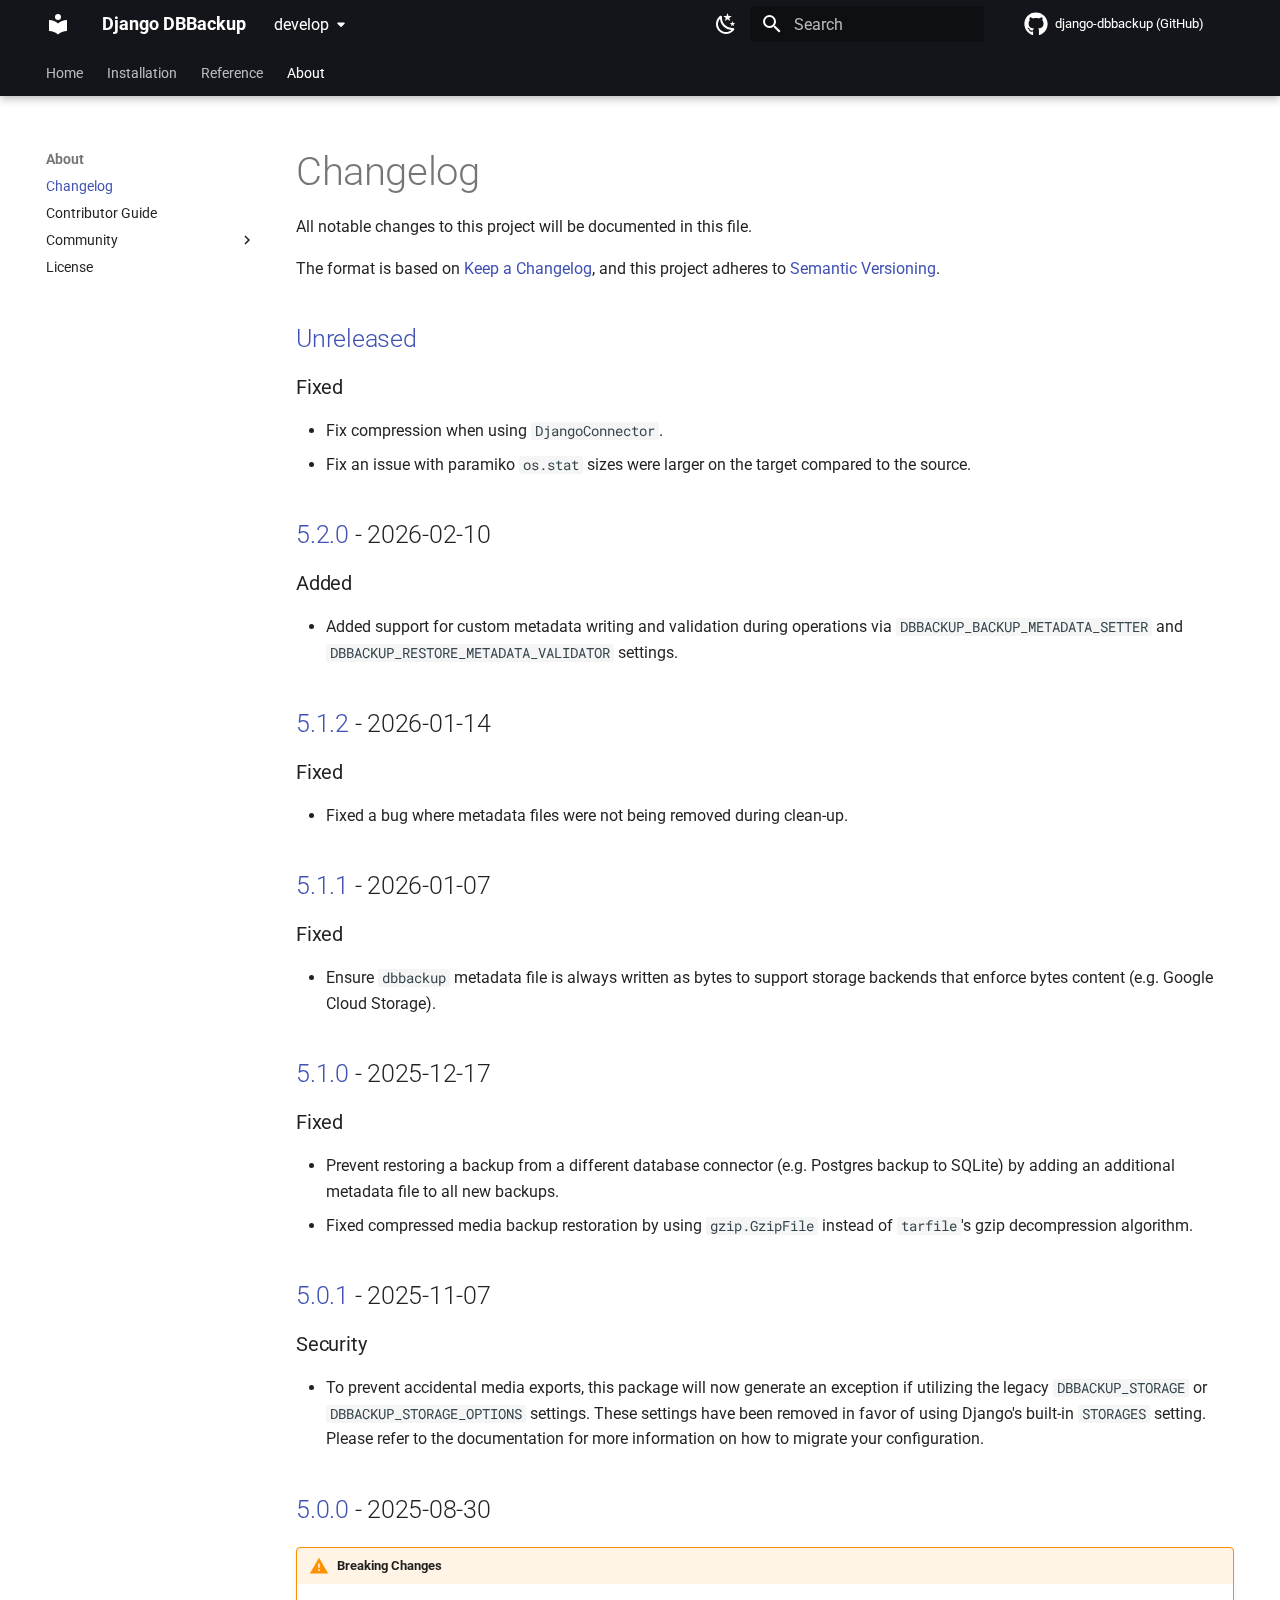
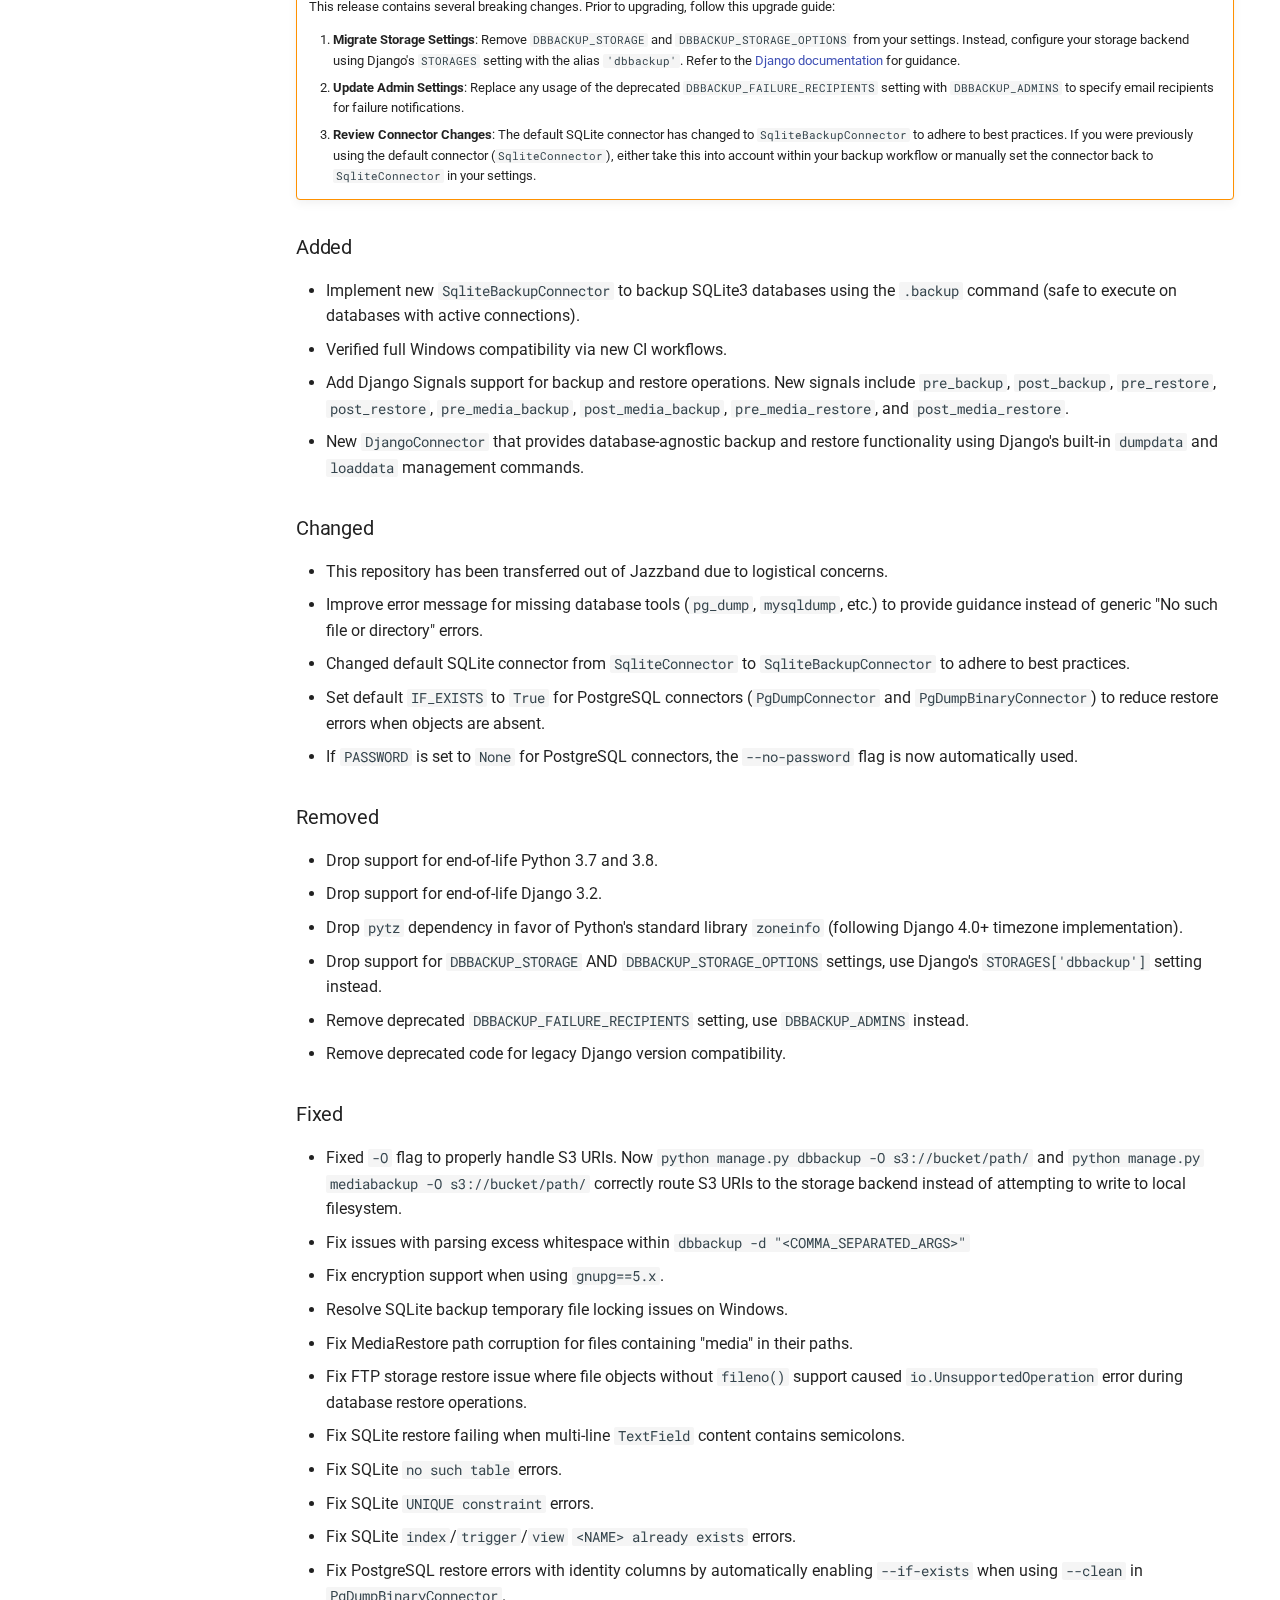
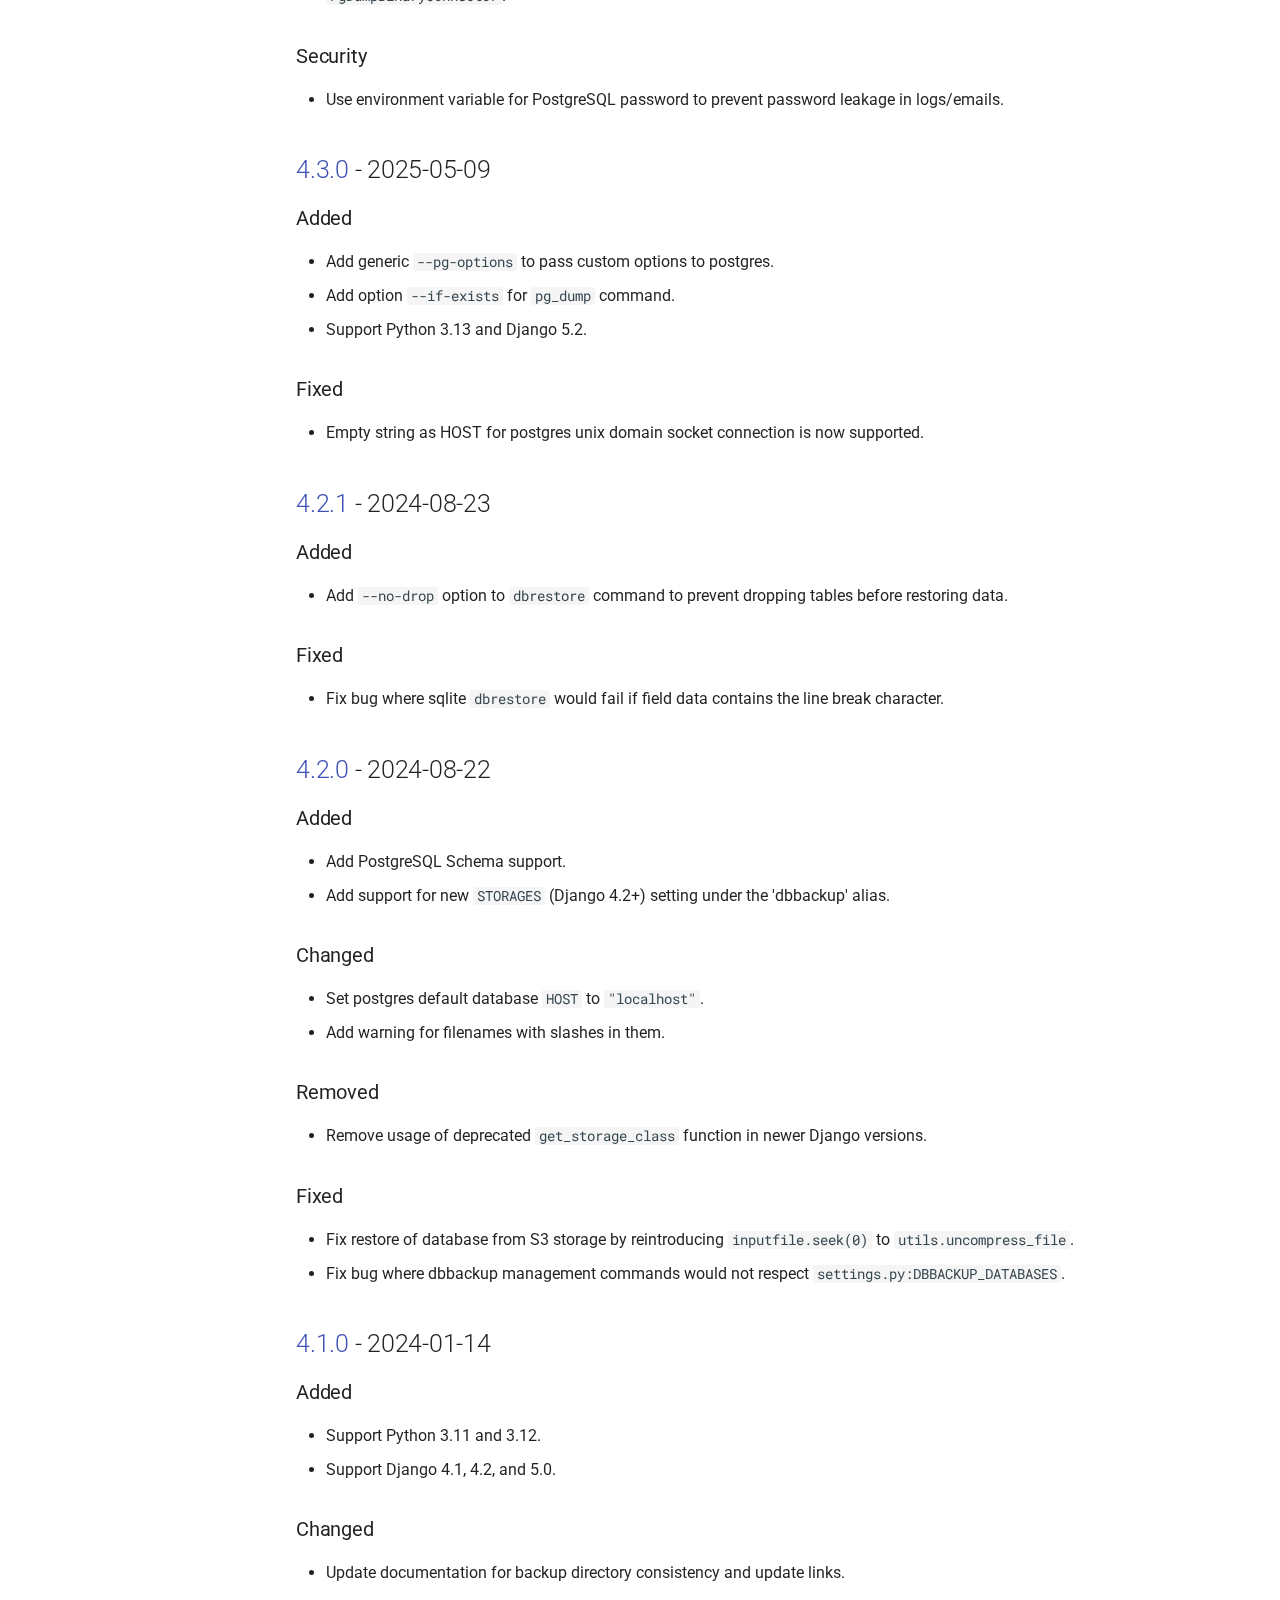
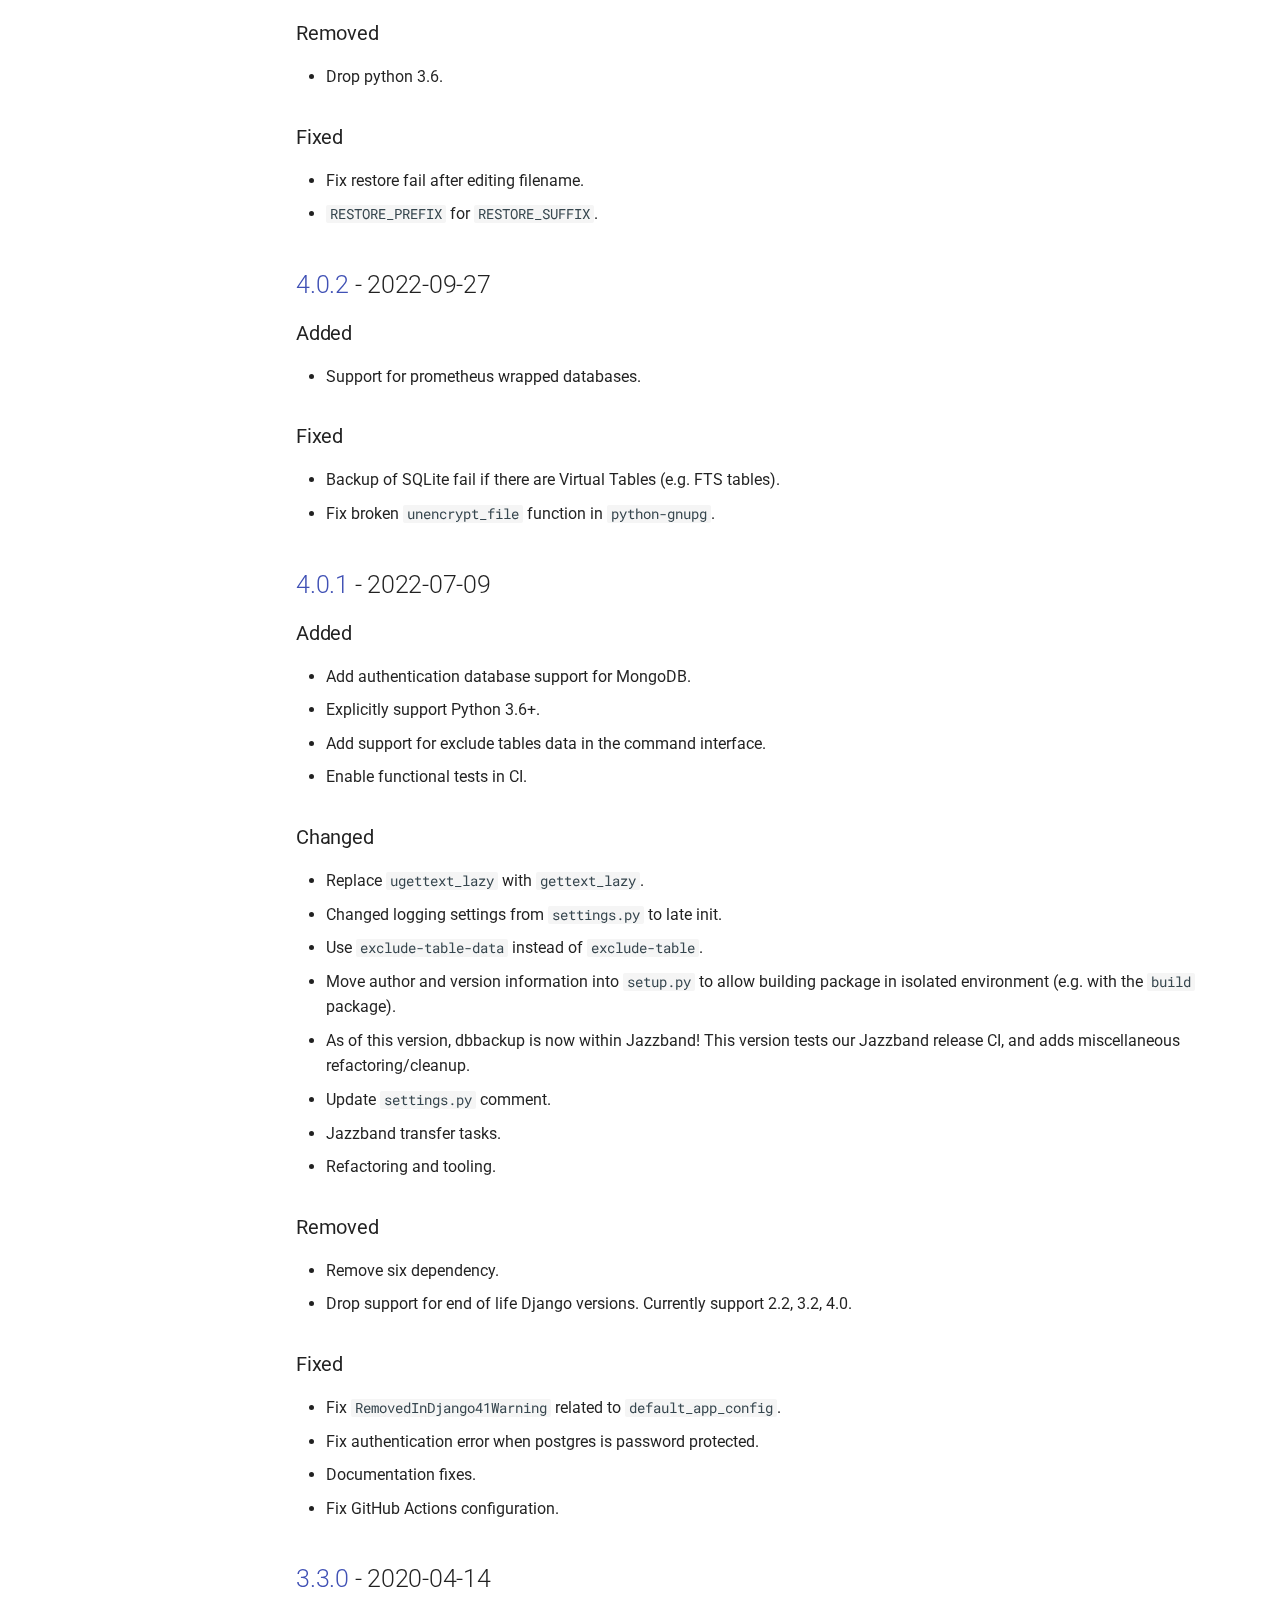
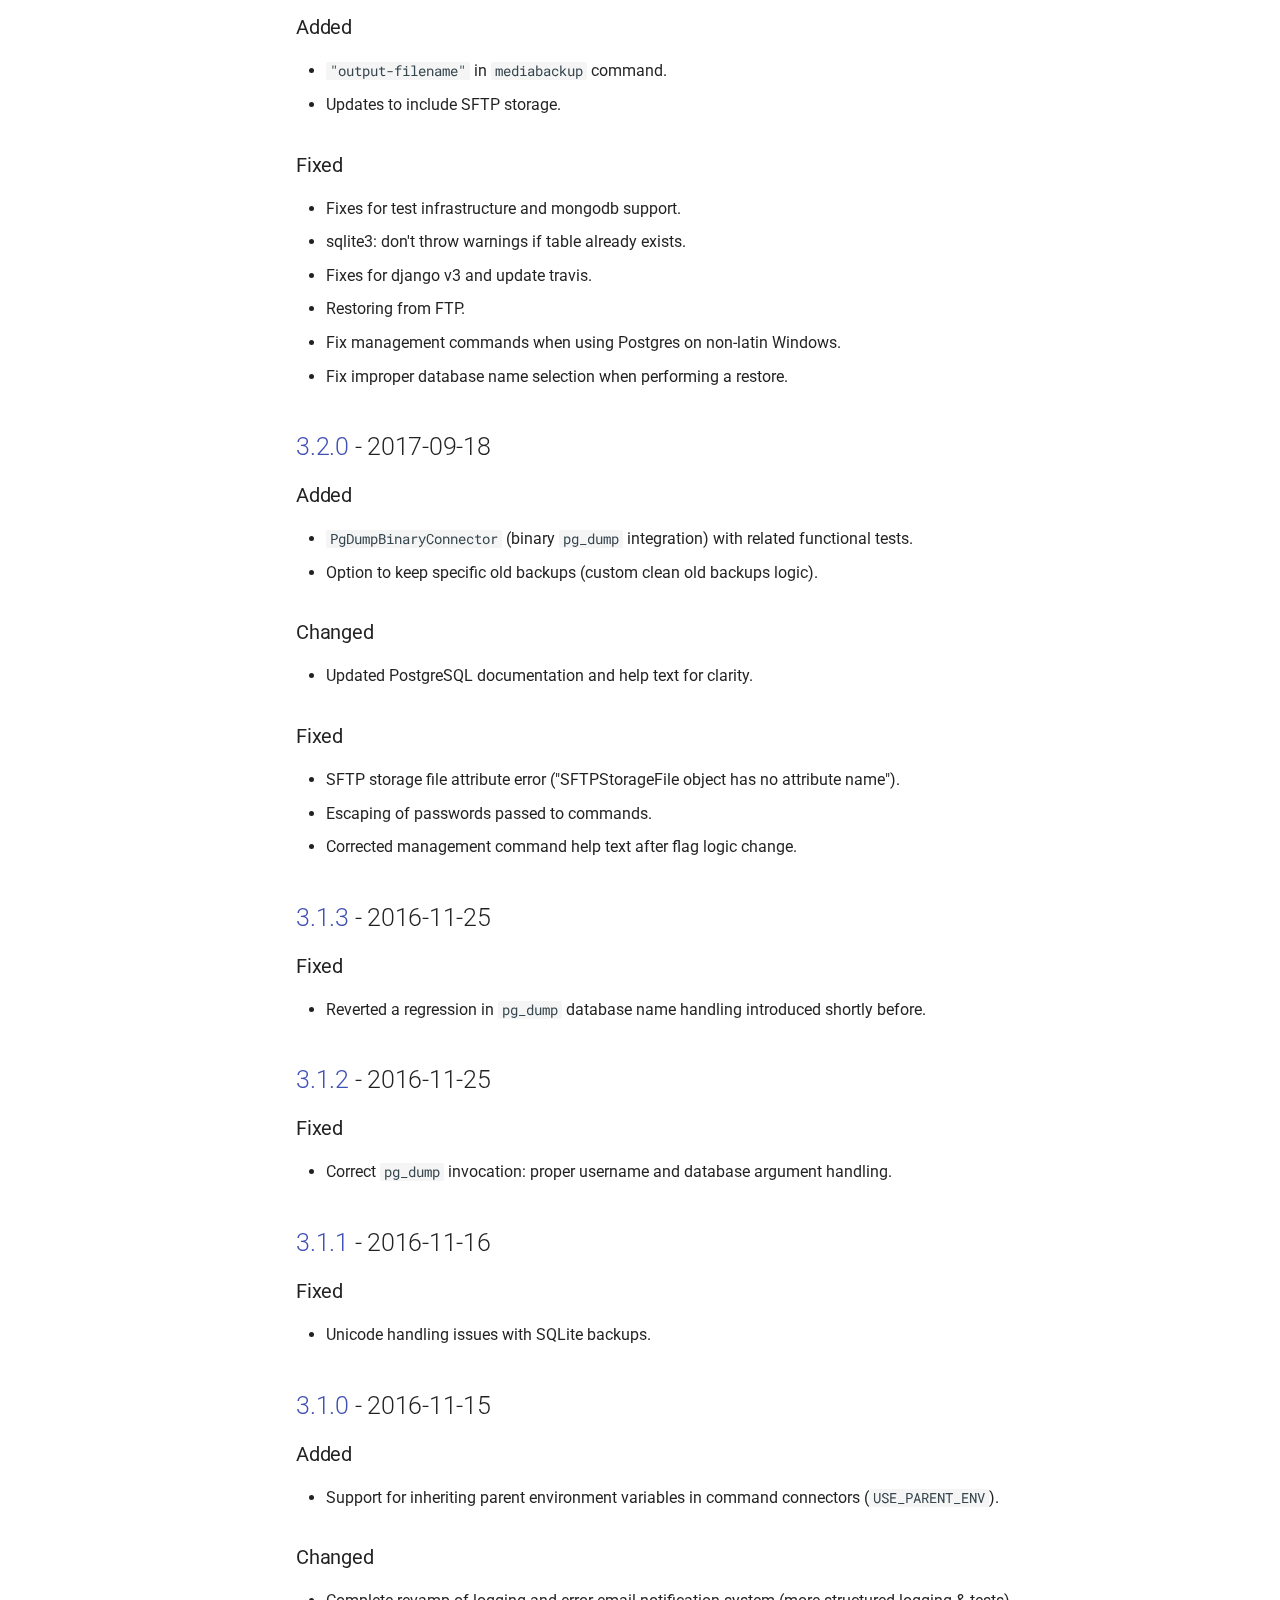
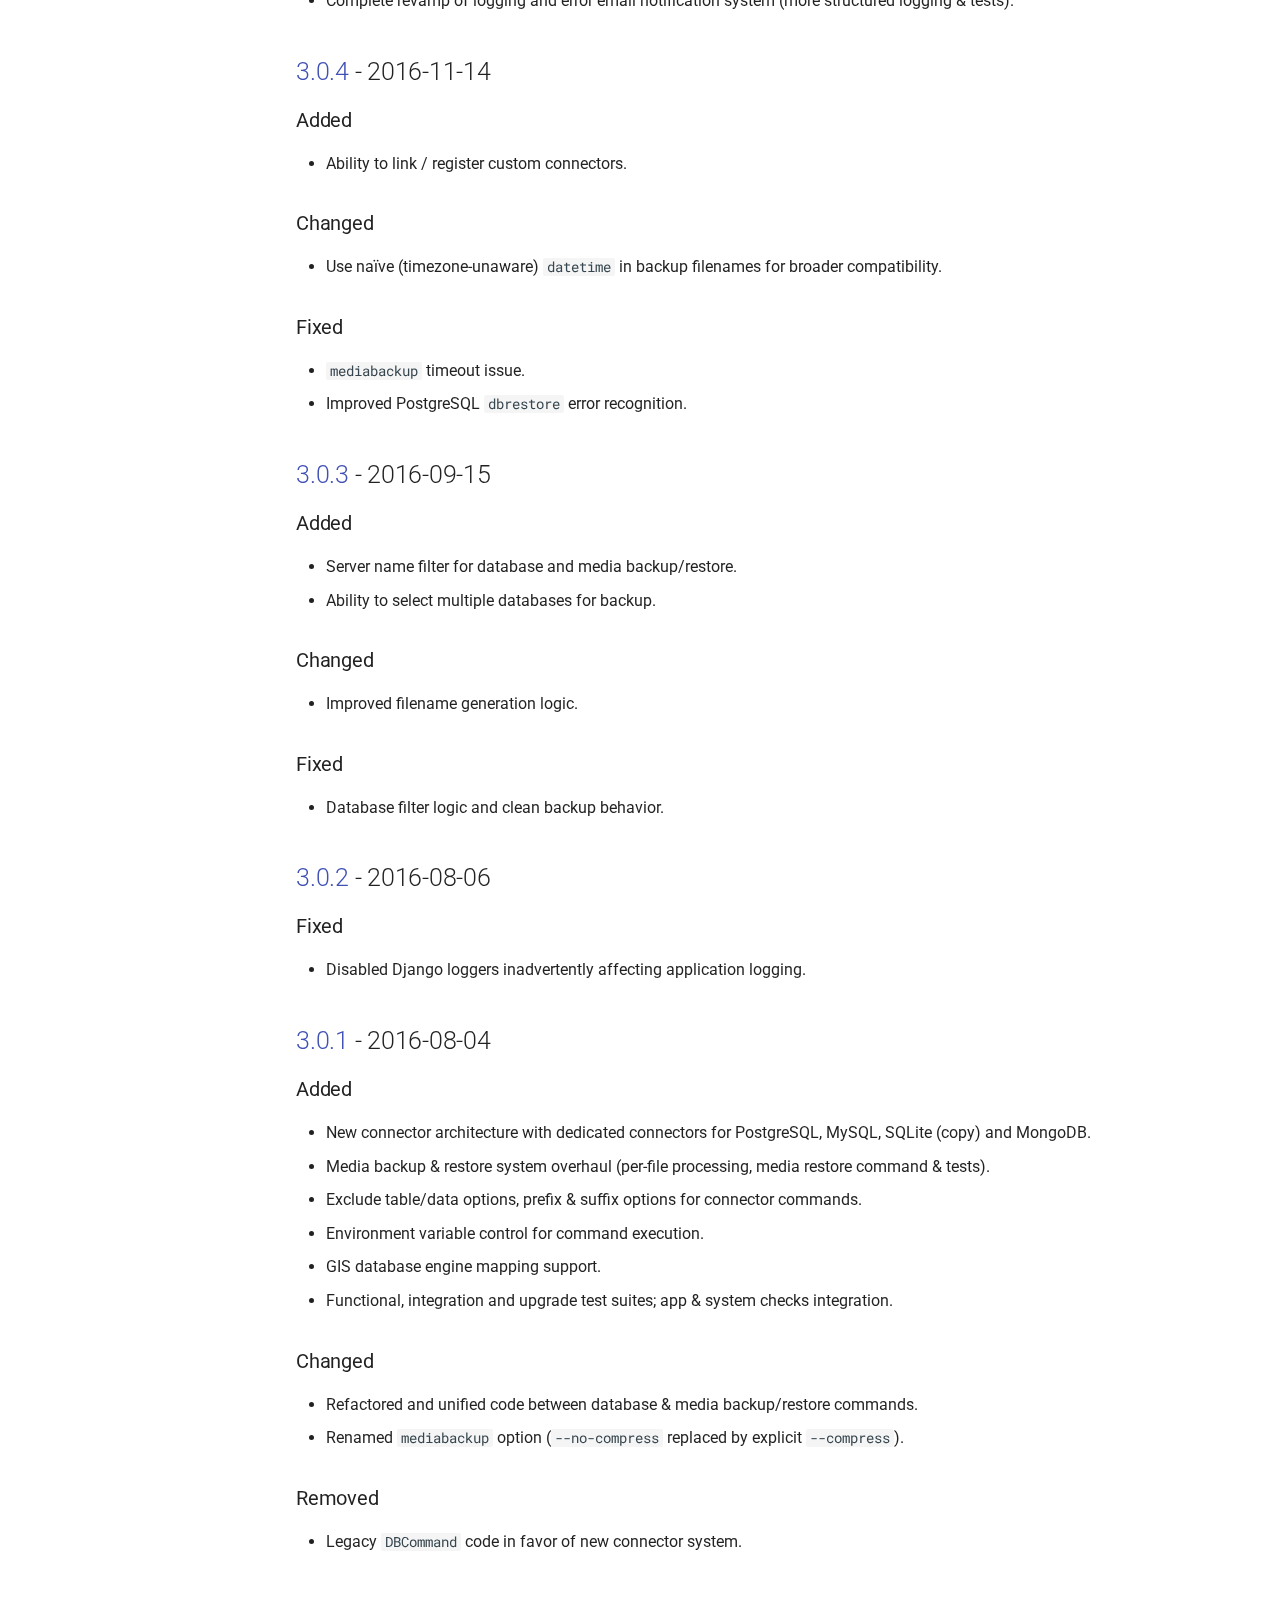
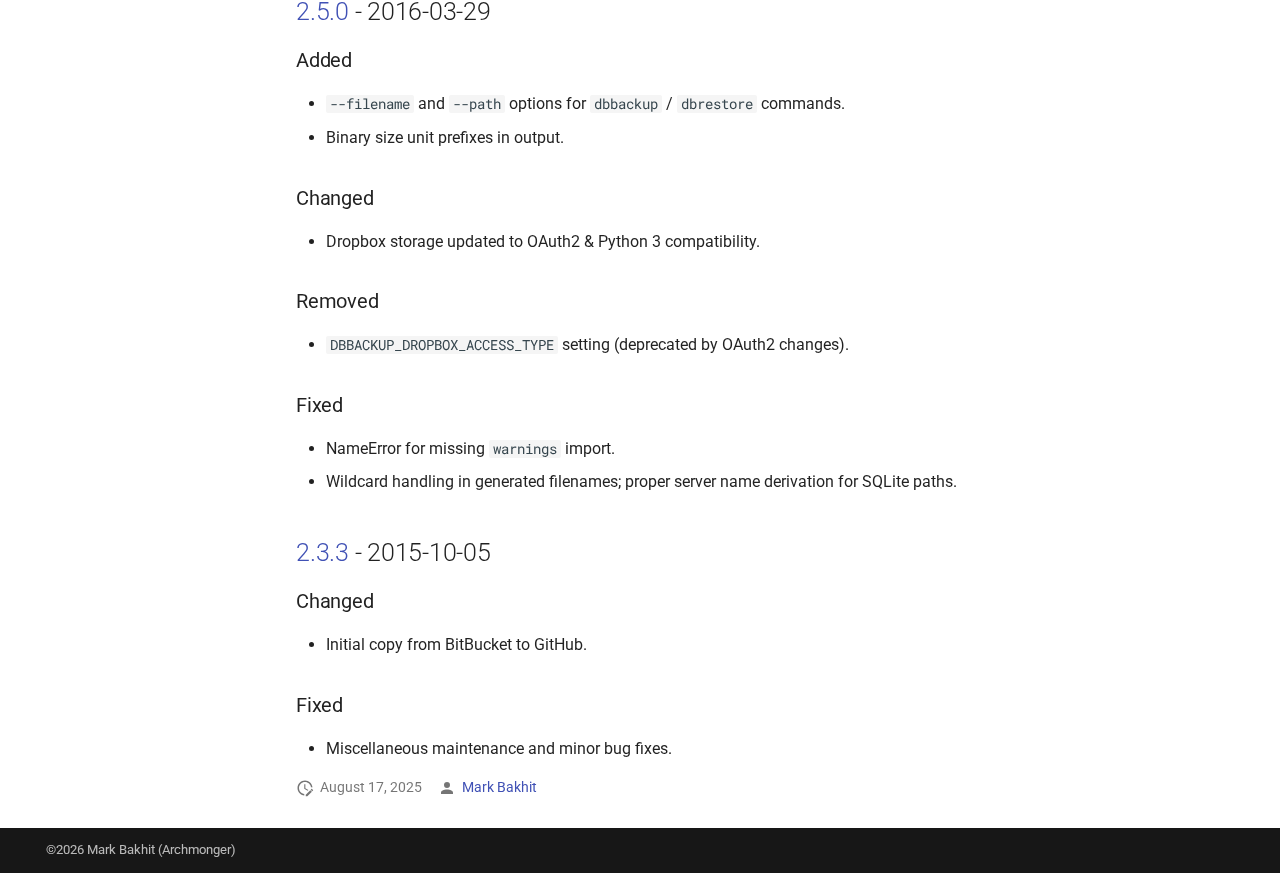
<file: develop/changelog/index.html>
<!doctype html><html lang=en class=no-js> <head><meta charset=utf-8><meta name=viewport content="width=device-width,initial-scale=1"><meta name=description content="This Django application provides management commands to help backup and restore your project database and media files with various storages such as Amazon S3, DropBox or local file system."><link href=https://archmonger.github.io/django-dbbackup/develop/changelog/ rel=canonical><link href=../integration/ rel=prev><link href=../contributing/ rel=next><link rel=icon href=../assets/images/favicon.png><meta name=generator content="mkdocs-1.6.1, mkdocs-material-9.7.6"><title>Changelog - Django DBBackup</title><link rel=stylesheet href=../assets/stylesheets/main.484c7ddc.min.css><link rel=stylesheet href=../assets/stylesheets/palette.ab4e12ef.min.css><style>:root{--md-admonition-icon--note:url('data:image/svg+xml;charset=utf-8,%3Csvg%20xmlns%3D%22http%3A//www.w3.org/2000/svg%22%20viewBox%3D%220%200%20448%20512%22%3E%3C%21--%21%20Font%20Awesome%20Free%207.1.0%20by%20%40fontawesome%20-%20https%3A//fontawesome.com%20License%20-%20https%3A//fontawesome.com/license/free%20%28Icons%3A%20CC%20BY%204.0%2C%20Fonts%3A%20SIL%20OFL%201.1%2C%20Code%3A%20MIT%20License%29%20Copyright%202025%20Fonticons%2C%20Inc.--%3E%3Cpath%20d%3D%22M64%20480c-35.3%200-64-28.7-64-64V96c0-35.3%2028.7-64%2064-64h320c35.3%200%2064%2028.7%2064%2064v213.5c0%2017-6.7%2033.3-18.7%2045.3L322.7%20461.3c-12%2012-28.3%2018.7-45.3%2018.7zm325.5-176H296c-13.3%200-24%2010.7-24%2024v93.5z%22/%3E%3C/svg%3E');}</style><link rel=preconnect href=https://fonts.gstatic.com crossorigin><link rel=stylesheet href="https://fonts.googleapis.com/css?family=Roboto:300,300i,400,400i,700,700i%7CRoboto+Mono:400,400i,700,700i&display=fallback"><style>:root{--md-text-font:"Roboto";--md-code-font:"Roboto Mono"}</style><link rel=stylesheet href=../assets/css/main.css><script>__md_scope=new URL("..",location),__md_hash=e=>[...e].reduce(((e,_)=>(e<<5)-e+_.charCodeAt(0)),0),__md_get=(e,_=localStorage,t=__md_scope)=>JSON.parse(_.getItem(t.pathname+"."+e)),__md_set=(e,_,t=localStorage,a=__md_scope)=>{try{t.setItem(a.pathname+"."+e,JSON.stringify(_))}catch(e){}}</script><script id=__analytics>function __md_analytics(){function e(){dataLayer.push(arguments)}window.dataLayer=window.dataLayer||[],e("js",new Date),e("config","G-BFHSW4Q4YW"),document.addEventListener("DOMContentLoaded",(function(){document.forms.search&&document.forms.search.query.addEventListener("blur",(function(){this.value&&e("event","search",{search_term:this.value})}));document$.subscribe((function(){var t=document.forms.feedback;if(void 0!==t)for(var a of t.querySelectorAll("[type=submit]"))a.addEventListener("click",(function(a){a.preventDefault();var n=document.location.pathname,d=this.getAttribute("data-md-value");e("event","feedback",{page:n,data:d}),t.firstElementChild.disabled=!0;var r=t.querySelector(".md-feedback__note [data-md-value='"+d+"']");r&&(r.hidden=!1)})),t.hidden=!1})),location$.subscribe((function(t){e("config","G-BFHSW4Q4YW",{page_path:t.pathname})}))}));var t=document.createElement("script");t.async=!0,t.src="https://www.googletagmanager.com/gtag/js?id=G-BFHSW4Q4YW",document.getElementById("__analytics").insertAdjacentElement("afterEnd",t)}</script><script>"undefined"!=typeof __md_analytics&&__md_analytics()</script></head> <body dir=ltr data-md-color-scheme=slate data-md-color-primary=black data-md-color-accent=blue> <input class=md-toggle data-md-toggle=drawer type=checkbox id=__drawer autocomplete=off> <input class=md-toggle data-md-toggle=search type=checkbox id=__search autocomplete=off> <label class=md-overlay for=__drawer></label> <div data-md-component=skip> <a href=#changelog class=md-skip> Skip to content </a> </div> <div data-md-component=announce> </div> <div data-md-color-scheme=default data-md-component=outdated hidden> </div> <header class="md-header md-header--shadow md-header--lifted" data-md-component=header> <nav class="md-header__inner md-grid" aria-label=Header> <a href=.. title="Django DBBackup" class="md-header__button md-logo" aria-label="Django DBBackup" data-md-component=logo> <svg xmlns=http://www.w3.org/2000/svg viewbox="0 0 24 24"><path d="M12 8a3 3 0 0 0 3-3 3 3 0 0 0-3-3 3 3 0 0 0-3 3 3 3 0 0 0 3 3m0 3.54C9.64 9.35 6.5 8 3 8v11c3.5 0 6.64 1.35 9 3.54 2.36-2.19 5.5-3.54 9-3.54V8c-3.5 0-6.64 1.35-9 3.54"/></svg> </a> <label class="md-header__button md-icon" for=__drawer> <svg xmlns=http://www.w3.org/2000/svg viewbox="0 0 24 24"><path d="M3 6h18v2H3zm0 5h18v2H3zm0 5h18v2H3z"/></svg> </label> <div class=md-header__title data-md-component=header-title> <div class=md-header__ellipsis> <div class=md-header__topic> <span class=md-ellipsis> Django DBBackup </span> </div> <div class=md-header__topic data-md-component=header-topic> <span class=md-ellipsis> Changelog </span> </div> </div> </div> <form class=md-header__option data-md-component=palette> <input class=md-option data-md-color-media="(prefers-color-scheme: dark)" data-md-color-scheme=slate data-md-color-primary=black data-md-color-accent=blue aria-label="Switch to light mode" type=radio name=__palette id=__palette_0> <label class="md-header__button md-icon" title="Switch to light mode" for=__palette_1 hidden> <svg xmlns=http://www.w3.org/2000/svg viewbox="0 0 24 24"><path d="m3.55 19.09 1.41 1.41 1.8-1.79-1.42-1.42M12 6c-3.31 0-6 2.69-6 6s2.69 6 6 6 6-2.69 6-6c0-3.32-2.69-6-6-6m8 7h3v-2h-3m-2.76 7.71 1.8 1.79 1.41-1.41-1.79-1.8M20.45 5l-1.41-1.4-1.8 1.79 1.42 1.42M13 1h-2v3h2M6.76 5.39 4.96 3.6 3.55 5l1.79 1.81zM1 13h3v-2H1m12 9h-2v3h2"/></svg> </label> <input class=md-option data-md-color-media="(prefers-color-scheme: light)" data-md-color-scheme=default data-md-color-primary=black data-md-color-accent=blue aria-label="Switch to dark mode" type=radio name=__palette id=__palette_1> <label class="md-header__button md-icon" title="Switch to dark mode" for=__palette_0 hidden> <svg xmlns=http://www.w3.org/2000/svg viewbox="0 0 24 24"><path d="m17.75 4.09-2.53 1.94.91 3.06-2.63-1.81-2.63 1.81.91-3.06-2.53-1.94L12.44 4l1.06-3 1.06 3zm3.5 6.91-1.64 1.25.59 1.98-1.7-1.17-1.7 1.17.59-1.98L15.75 11l2.06-.05L18.5 9l.69 1.95zm-2.28 4.95c.83-.08 1.72 1.1 1.19 1.85-.32.45-.66.87-1.08 1.27C15.17 23 8.84 23 4.94 19.07c-3.91-3.9-3.91-10.24 0-14.14.4-.4.82-.76 1.27-1.08.75-.53 1.93.36 1.85 1.19-.27 2.86.69 5.83 2.89 8.02a9.96 9.96 0 0 0 8.02 2.89m-1.64 2.02a12.08 12.08 0 0 1-7.8-3.47c-2.17-2.19-3.33-5-3.49-7.82-2.81 3.14-2.7 7.96.31 10.98 3.02 3.01 7.84 3.12 10.98.31"/></svg> </label> </form> <script>var palette=__md_get("__palette");if(palette&&palette.color){if("(prefers-color-scheme)"===palette.color.media){var media=matchMedia("(prefers-color-scheme: light)"),input=document.querySelector(media.matches?"[data-md-color-media='(prefers-color-scheme: light)']":"[data-md-color-media='(prefers-color-scheme: dark)']");palette.color.media=input.getAttribute("data-md-color-media"),palette.color.scheme=input.getAttribute("data-md-color-scheme"),palette.color.primary=input.getAttribute("data-md-color-primary"),palette.color.accent=input.getAttribute("data-md-color-accent")}for(var[key,value]of Object.entries(palette.color))document.body.setAttribute("data-md-color-"+key,value)}</script> <label class="md-header__button md-icon" for=__search> <svg xmlns=http://www.w3.org/2000/svg viewbox="0 0 24 24"><path d="M9.5 3A6.5 6.5 0 0 1 16 9.5c0 1.61-.59 3.09-1.56 4.23l.27.27h.79l5 5-1.5 1.5-5-5v-.79l-.27-.27A6.52 6.52 0 0 1 9.5 16 6.5 6.5 0 0 1 3 9.5 6.5 6.5 0 0 1 9.5 3m0 2C7 5 5 7 5 9.5S7 14 9.5 14 14 12 14 9.5 12 5 9.5 5"/></svg> </label> <div class=md-search data-md-component=search role=dialog> <label class=md-search__overlay for=__search></label> <div class=md-search__inner role=search> <form class=md-search__form name=search> <input type=text class=md-search__input name=query aria-label=Search placeholder=Search autocapitalize=off autocorrect=off autocomplete=off spellcheck=false data-md-component=search-query required> <label class="md-search__icon md-icon" for=__search> <svg xmlns=http://www.w3.org/2000/svg viewbox="0 0 24 24"><path d="M9.5 3A6.5 6.5 0 0 1 16 9.5c0 1.61-.59 3.09-1.56 4.23l.27.27h.79l5 5-1.5 1.5-5-5v-.79l-.27-.27A6.52 6.52 0 0 1 9.5 16 6.5 6.5 0 0 1 3 9.5 6.5 6.5 0 0 1 9.5 3m0 2C7 5 5 7 5 9.5S7 14 9.5 14 14 12 14 9.5 12 5 9.5 5"/></svg> <svg xmlns=http://www.w3.org/2000/svg viewbox="0 0 24 24"><path d="M20 11v2H8l5.5 5.5-1.42 1.42L4.16 12l7.92-7.92L13.5 5.5 8 11z"/></svg> </label> <nav class=md-search__options aria-label=Search> <button type=reset class="md-search__icon md-icon" title=Clear aria-label=Clear tabindex=-1> <svg xmlns=http://www.w3.org/2000/svg viewbox="0 0 24 24"><path d="M19 6.41 17.59 5 12 10.59 6.41 5 5 6.41 10.59 12 5 17.59 6.41 19 12 13.41 17.59 19 19 17.59 13.41 12z"/></svg> </button> </nav> </form> <div class=md-search__output> <div class=md-search__scrollwrap tabindex=0 data-md-scrollfix> <div class=md-search-result data-md-component=search-result> <div class=md-search-result__meta> Initializing search </div> <ol class=md-search-result__list role=presentation></ol> </div> </div> </div> </div> </div> <div class=md-header__source> <a href=https://github.com/Archmonger/django-dbbackup title="Go to repository" class=md-source data-md-component=source> <div class="md-source__icon md-icon"> <svg xmlns=http://www.w3.org/2000/svg viewbox="0 0 512 512"><!-- Font Awesome Free 7.1.0 by @fontawesome - https://fontawesome.com License - https://fontawesome.com/license/free (Icons: CC BY 4.0, Fonts: SIL OFL 1.1, Code: MIT License) Copyright 2025 Fonticons, Inc.--><path d="M173.9 397.4c0 2-2.3 3.6-5.2 3.6-3.3.3-5.6-1.3-5.6-3.6 0-2 2.3-3.6 5.2-3.6 3-.3 5.6 1.3 5.6 3.6m-31.1-4.5c-.7 2 1.3 4.3 4.3 4.9 2.6 1 5.6 0 6.2-2s-1.3-4.3-4.3-5.2c-2.6-.7-5.5.3-6.2 2.3m44.2-1.7c-2.9.7-4.9 2.6-4.6 4.9.3 2 2.9 3.3 5.9 2.6 2.9-.7 4.9-2.6 4.6-4.6-.3-1.9-3-3.2-5.9-2.9M252.8 8C114.1 8 8 113.3 8 252c0 110.9 69.8 205.8 169.5 239.2 12.8 2.3 17.3-5.6 17.3-12.1 0-6.2-.3-40.4-.3-61.4 0 0-70 15-84.7-29.8 0 0-11.4-29.1-27.8-36.6 0 0-22.9-15.7 1.6-15.4 0 0 24.9 2 38.6 25.8 21.9 38.6 58.6 27.5 72.9 20.9 2.3-16 8.8-27.1 16-33.7-55.9-6.2-112.3-14.3-112.3-110.5 0-27.5 7.6-41.3 23.6-58.9-2.6-6.5-11.1-33.3 2.6-67.9 20.9-6.5 69 27 69 27 20-5.6 41.5-8.5 62.8-8.5s42.8 2.9 62.8 8.5c0 0 48.1-33.6 69-27 13.7 34.7 5.2 61.4 2.6 67.9 16 17.7 25.8 31.5 25.8 58.9 0 96.5-58.9 104.2-114.8 110.5 9.2 7.9 17 22.9 17 46.4 0 33.7-.3 75.4-.3 83.6 0 6.5 4.6 14.4 17.3 12.1C436.2 457.8 504 362.9 504 252 504 113.3 391.5 8 252.8 8M105.2 352.9c-1.3 1-1 3.3.7 5.2 1.6 1.6 3.9 2.3 5.2 1 1.3-1 1-3.3-.7-5.2-1.6-1.6-3.9-2.3-5.2-1m-10.8-8.1c-.7 1.3.3 2.9 2.3 3.9 1.6 1 3.6.7 4.3-.7.7-1.3-.3-2.9-2.3-3.9-2-.6-3.6-.3-4.3.7m32.4 35.6c-1.6 1.3-1 4.3 1.3 6.2 2.3 2.3 5.2 2.6 6.5 1 1.3-1.3.7-4.3-1.3-6.2-2.2-2.3-5.2-2.6-6.5-1m-11.4-14.7c-1.6 1-1.6 3.6 0 5.9s4.3 3.3 5.6 2.3c1.6-1.3 1.6-3.9 0-6.2-1.4-2.3-4-3.3-5.6-2"/></svg> </div> <div class=md-source__repository> django-dbbackup (GitHub) </div> </a> </div> </nav> <nav class=md-tabs aria-label=Tabs data-md-component=tabs> <div class=md-grid> <ul class=md-tabs__list> <li class=md-tabs__item> <a href=.. class=md-tabs__link> Home </a> </li> <li class=md-tabs__item> <a href=../installation/ class=md-tabs__link> Installation </a> </li> <li class=md-tabs__item> <a href=../configuration/ class=md-tabs__link> Reference </a> </li> <li class="md-tabs__item md-tabs__item--active"> <a href=./ class=md-tabs__link> About </a> </li> </ul> </div> </nav> </header> <div class=md-container data-md-component=container> <main class=md-main data-md-component=main> <div class="md-main__inner md-grid"> <div class="md-sidebar md-sidebar--primary" data-md-component=sidebar data-md-type=navigation> <div class=md-sidebar__scrollwrap> <div class=md-sidebar__inner> <nav class="md-nav md-nav--primary md-nav--lifted" aria-label=Navigation data-md-level=0> <label class=md-nav__title for=__drawer> <a href=.. title="Django DBBackup" class="md-nav__button md-logo" aria-label="Django DBBackup" data-md-component=logo> <svg xmlns=http://www.w3.org/2000/svg viewbox="0 0 24 24"><path d="M12 8a3 3 0 0 0 3-3 3 3 0 0 0-3-3 3 3 0 0 0-3 3 3 3 0 0 0 3 3m0 3.54C9.64 9.35 6.5 8 3 8v11c3.5 0 6.64 1.35 9 3.54 2.36-2.19 5.5-3.54 9-3.54V8c-3.5 0-6.64 1.35-9 3.54"/></svg> </a> Django DBBackup </label> <div class=md-nav__source> <a href=https://github.com/Archmonger/django-dbbackup title="Go to repository" class=md-source data-md-component=source> <div class="md-source__icon md-icon"> <svg xmlns=http://www.w3.org/2000/svg viewbox="0 0 512 512"><!-- Font Awesome Free 7.1.0 by @fontawesome - https://fontawesome.com License - https://fontawesome.com/license/free (Icons: CC BY 4.0, Fonts: SIL OFL 1.1, Code: MIT License) Copyright 2025 Fonticons, Inc.--><path d="M173.9 397.4c0 2-2.3 3.6-5.2 3.6-3.3.3-5.6-1.3-5.6-3.6 0-2 2.3-3.6 5.2-3.6 3-.3 5.6 1.3 5.6 3.6m-31.1-4.5c-.7 2 1.3 4.3 4.3 4.9 2.6 1 5.6 0 6.2-2s-1.3-4.3-4.3-5.2c-2.6-.7-5.5.3-6.2 2.3m44.2-1.7c-2.9.7-4.9 2.6-4.6 4.9.3 2 2.9 3.3 5.9 2.6 2.9-.7 4.9-2.6 4.6-4.6-.3-1.9-3-3.2-5.9-2.9M252.8 8C114.1 8 8 113.3 8 252c0 110.9 69.8 205.8 169.5 239.2 12.8 2.3 17.3-5.6 17.3-12.1 0-6.2-.3-40.4-.3-61.4 0 0-70 15-84.7-29.8 0 0-11.4-29.1-27.8-36.6 0 0-22.9-15.7 1.6-15.4 0 0 24.9 2 38.6 25.8 21.9 38.6 58.6 27.5 72.9 20.9 2.3-16 8.8-27.1 16-33.7-55.9-6.2-112.3-14.3-112.3-110.5 0-27.5 7.6-41.3 23.6-58.9-2.6-6.5-11.1-33.3 2.6-67.9 20.9-6.5 69 27 69 27 20-5.6 41.5-8.5 62.8-8.5s42.8 2.9 62.8 8.5c0 0 48.1-33.6 69-27 13.7 34.7 5.2 61.4 2.6 67.9 16 17.7 25.8 31.5 25.8 58.9 0 96.5-58.9 104.2-114.8 110.5 9.2 7.9 17 22.9 17 46.4 0 33.7-.3 75.4-.3 83.6 0 6.5 4.6 14.4 17.3 12.1C436.2 457.8 504 362.9 504 252 504 113.3 391.5 8 252.8 8M105.2 352.9c-1.3 1-1 3.3.7 5.2 1.6 1.6 3.9 2.3 5.2 1 1.3-1 1-3.3-.7-5.2-1.6-1.6-3.9-2.3-5.2-1m-10.8-8.1c-.7 1.3.3 2.9 2.3 3.9 1.6 1 3.6.7 4.3-.7.7-1.3-.3-2.9-2.3-3.9-2-.6-3.6-.3-4.3.7m32.4 35.6c-1.6 1.3-1 4.3 1.3 6.2 2.3 2.3 5.2 2.6 6.5 1 1.3-1.3.7-4.3-1.3-6.2-2.2-2.3-5.2-2.6-6.5-1m-11.4-14.7c-1.6 1-1.6 3.6 0 5.9s4.3 3.3 5.6 2.3c1.6-1.3 1.6-3.9 0-6.2-1.4-2.3-4-3.3-5.6-2"/></svg> </div> <div class=md-source__repository> django-dbbackup (GitHub) </div> </a> </div> <ul class=md-nav__list data-md-scrollfix> <li class=md-nav__item> <a href=.. class=md-nav__link> <span class=md-ellipsis> Home </span> </a> </li> <li class=md-nav__item> <a href=../installation/ class=md-nav__link> <span class=md-ellipsis> Installation </span> </a> </li> <li class="md-nav__item md-nav__item--nested"> <input class="md-nav__toggle md-toggle " type=checkbox id=__nav_3> <label class=md-nav__link for=__nav_3 id=__nav_3_label tabindex=0> <span class=md-ellipsis> Reference </span> <span class="md-nav__icon md-icon"></span> </label> <nav class=md-nav data-md-level=1 aria-labelledby=__nav_3_label aria-expanded=false> <label class=md-nav__title for=__nav_3> <span class="md-nav__icon md-icon"></span> Reference </label> <ul class=md-nav__list data-md-scrollfix> <li class=md-nav__item> <a href=../configuration/ class=md-nav__link> <span class=md-ellipsis> Configuration </span> </a> </li> <li class=md-nav__item> <a href=../databases/ class=md-nav__link> <span class=md-ellipsis> Databases </span> </a> </li> <li class=md-nav__item> <a href=../storage/ class=md-nav__link> <span class=md-ellipsis> Storage </span> </a> </li> <li class=md-nav__item> <a href=../commands/ class=md-nav__link> <span class=md-ellipsis> Commands </span> </a> </li> <li class=md-nav__item> <a href=../signals/ class=md-nav__link> <span class=md-ellipsis> Signals </span> </a> </li> <li class=md-nav__item> <a href=../integration/ class=md-nav__link> <span class=md-ellipsis> Integration </span> </a> </li> </ul> </nav> </li> <li class="md-nav__item md-nav__item--active md-nav__item--section md-nav__item--nested"> <input class="md-nav__toggle md-toggle " type=checkbox id=__nav_4 checked> <label class=md-nav__link for=__nav_4 id=__nav_4_label tabindex> <span class=md-ellipsis> About </span> <span class="md-nav__icon md-icon"></span> </label> <nav class=md-nav data-md-level=1 aria-labelledby=__nav_4_label aria-expanded=true> <label class=md-nav__title for=__nav_4> <span class="md-nav__icon md-icon"></span> About </label> <ul class=md-nav__list data-md-scrollfix> <li class="md-nav__item md-nav__item--active"> <input class="md-nav__toggle md-toggle" type=checkbox id=__toc> <label class="md-nav__link md-nav__link--active" for=__toc> <span class=md-ellipsis> Changelog </span> <span class="md-nav__icon md-icon"></span> </label> <a href=./ class="md-nav__link md-nav__link--active"> <span class=md-ellipsis> Changelog </span> </a> <nav class="md-nav md-nav--secondary" aria-label="Table of contents"> <label class=md-nav__title for=__toc> <span class="md-nav__icon md-icon"></span> Table of contents </label> <ul class=md-nav__list data-md-component=toc data-md-scrollfix> <li class=md-nav__item> <a href=#unreleased class=md-nav__link> <span class=md-ellipsis> Unreleased </span> </a> <nav class=md-nav aria-label=Unreleased> <ul class=md-nav__list> <li class=md-nav__item> <a href=#fixed class=md-nav__link> <span class=md-ellipsis> Fixed </span> </a> </li> </ul> </nav> </li> <li class=md-nav__item> <a href=#520-2026-02-10 class=md-nav__link> <span class=md-ellipsis> 5.2.0 - 2026-02-10 </span> </a> <nav class=md-nav aria-label="5.2.0 - 2026-02-10"> <ul class=md-nav__list> <li class=md-nav__item> <a href=#added class=md-nav__link> <span class=md-ellipsis> Added </span> </a> </li> </ul> </nav> </li> <li class=md-nav__item> <a href=#512-2026-01-14 class=md-nav__link> <span class=md-ellipsis> 5.1.2 - 2026-01-14 </span> </a> <nav class=md-nav aria-label="5.1.2 - 2026-01-14"> <ul class=md-nav__list> <li class=md-nav__item> <a href=#fixed_1 class=md-nav__link> <span class=md-ellipsis> Fixed </span> </a> </li> </ul> </nav> </li> <li class=md-nav__item> <a href=#511-2026-01-07 class=md-nav__link> <span class=md-ellipsis> 5.1.1 - 2026-01-07 </span> </a> <nav class=md-nav aria-label="5.1.1 - 2026-01-07"> <ul class=md-nav__list> <li class=md-nav__item> <a href=#fixed_2 class=md-nav__link> <span class=md-ellipsis> Fixed </span> </a> </li> </ul> </nav> </li> <li class=md-nav__item> <a href=#510-2025-12-17 class=md-nav__link> <span class=md-ellipsis> 5.1.0 - 2025-12-17 </span> </a> <nav class=md-nav aria-label="5.1.0 - 2025-12-17"> <ul class=md-nav__list> <li class=md-nav__item> <a href=#fixed_3 class=md-nav__link> <span class=md-ellipsis> Fixed </span> </a> </li> </ul> </nav> </li> <li class=md-nav__item> <a href=#501-2025-11-07 class=md-nav__link> <span class=md-ellipsis> 5.0.1 - 2025-11-07 </span> </a> <nav class=md-nav aria-label="5.0.1 - 2025-11-07"> <ul class=md-nav__list> <li class=md-nav__item> <a href=#security class=md-nav__link> <span class=md-ellipsis> Security </span> </a> </li> </ul> </nav> </li> <li class=md-nav__item> <a href=#500-2025-08-30 class=md-nav__link> <span class=md-ellipsis> 5.0.0 - 2025-08-30 </span> </a> <nav class=md-nav aria-label="5.0.0 - 2025-08-30"> <ul class=md-nav__list> <li class=md-nav__item> <a href=#added_1 class=md-nav__link> <span class=md-ellipsis> Added </span> </a> </li> <li class=md-nav__item> <a href=#changed class=md-nav__link> <span class=md-ellipsis> Changed </span> </a> </li> <li class=md-nav__item> <a href=#removed class=md-nav__link> <span class=md-ellipsis> Removed </span> </a> </li> <li class=md-nav__item> <a href=#fixed_4 class=md-nav__link> <span class=md-ellipsis> Fixed </span> </a> </li> <li class=md-nav__item> <a href=#security_1 class=md-nav__link> <span class=md-ellipsis> Security </span> </a> </li> </ul> </nav> </li> <li class=md-nav__item> <a href=#430-2025-05-09 class=md-nav__link> <span class=md-ellipsis> 4.3.0 - 2025-05-09 </span> </a> <nav class=md-nav aria-label="4.3.0 - 2025-05-09"> <ul class=md-nav__list> <li class=md-nav__item> <a href=#added_2 class=md-nav__link> <span class=md-ellipsis> Added </span> </a> </li> <li class=md-nav__item> <a href=#fixed_5 class=md-nav__link> <span class=md-ellipsis> Fixed </span> </a> </li> </ul> </nav> </li> <li class=md-nav__item> <a href=#421-2024-08-23 class=md-nav__link> <span class=md-ellipsis> 4.2.1 - 2024-08-23 </span> </a> <nav class=md-nav aria-label="4.2.1 - 2024-08-23"> <ul class=md-nav__list> <li class=md-nav__item> <a href=#added_3 class=md-nav__link> <span class=md-ellipsis> Added </span> </a> </li> <li class=md-nav__item> <a href=#fixed_6 class=md-nav__link> <span class=md-ellipsis> Fixed </span> </a> </li> </ul> </nav> </li> <li class=md-nav__item> <a href=#420-2024-08-22 class=md-nav__link> <span class=md-ellipsis> 4.2.0 - 2024-08-22 </span> </a> <nav class=md-nav aria-label="4.2.0 - 2024-08-22"> <ul class=md-nav__list> <li class=md-nav__item> <a href=#added_4 class=md-nav__link> <span class=md-ellipsis> Added </span> </a> </li> <li class=md-nav__item> <a href=#changed_1 class=md-nav__link> <span class=md-ellipsis> Changed </span> </a> </li> <li class=md-nav__item> <a href=#removed_1 class=md-nav__link> <span class=md-ellipsis> Removed </span> </a> </li> <li class=md-nav__item> <a href=#fixed_7 class=md-nav__link> <span class=md-ellipsis> Fixed </span> </a> </li> </ul> </nav> </li> <li class=md-nav__item> <a href=#410-2024-01-14 class=md-nav__link> <span class=md-ellipsis> 4.1.0 - 2024-01-14 </span> </a> <nav class=md-nav aria-label="4.1.0 - 2024-01-14"> <ul class=md-nav__list> <li class=md-nav__item> <a href=#added_5 class=md-nav__link> <span class=md-ellipsis> Added </span> </a> </li> <li class=md-nav__item> <a href=#changed_2 class=md-nav__link> <span class=md-ellipsis> Changed </span> </a> </li> <li class=md-nav__item> <a href=#removed_2 class=md-nav__link> <span class=md-ellipsis> Removed </span> </a> </li> <li class=md-nav__item> <a href=#fixed_8 class=md-nav__link> <span class=md-ellipsis> Fixed </span> </a> </li> </ul> </nav> </li> <li class=md-nav__item> <a href=#402-2022-09-27 class=md-nav__link> <span class=md-ellipsis> 4.0.2 - 2022-09-27 </span> </a> <nav class=md-nav aria-label="4.0.2 - 2022-09-27"> <ul class=md-nav__list> <li class=md-nav__item> <a href=#added_6 class=md-nav__link> <span class=md-ellipsis> Added </span> </a> </li> <li class=md-nav__item> <a href=#fixed_9 class=md-nav__link> <span class=md-ellipsis> Fixed </span> </a> </li> </ul> </nav> </li> <li class=md-nav__item> <a href=#401-2022-07-09 class=md-nav__link> <span class=md-ellipsis> 4.0.1 - 2022-07-09 </span> </a> <nav class=md-nav aria-label="4.0.1 - 2022-07-09"> <ul class=md-nav__list> <li class=md-nav__item> <a href=#added_7 class=md-nav__link> <span class=md-ellipsis> Added </span> </a> </li> <li class=md-nav__item> <a href=#changed_3 class=md-nav__link> <span class=md-ellipsis> Changed </span> </a> </li> <li class=md-nav__item> <a href=#removed_3 class=md-nav__link> <span class=md-ellipsis> Removed </span> </a> </li> <li class=md-nav__item> <a href=#fixed_10 class=md-nav__link> <span class=md-ellipsis> Fixed </span> </a> </li> </ul> </nav> </li> <li class=md-nav__item> <a href=#330-2020-04-14 class=md-nav__link> <span class=md-ellipsis> 3.3.0 - 2020-04-14 </span> </a> <nav class=md-nav aria-label="3.3.0 - 2020-04-14"> <ul class=md-nav__list> <li class=md-nav__item> <a href=#added_8 class=md-nav__link> <span class=md-ellipsis> Added </span> </a> </li> <li class=md-nav__item> <a href=#fixed_11 class=md-nav__link> <span class=md-ellipsis> Fixed </span> </a> </li> </ul> </nav> </li> <li class=md-nav__item> <a href=#320-2017-09-18 class=md-nav__link> <span class=md-ellipsis> 3.2.0 - 2017-09-18 </span> </a> <nav class=md-nav aria-label="3.2.0 - 2017-09-18"> <ul class=md-nav__list> <li class=md-nav__item> <a href=#added_9 class=md-nav__link> <span class=md-ellipsis> Added </span> </a> </li> <li class=md-nav__item> <a href=#changed_4 class=md-nav__link> <span class=md-ellipsis> Changed </span> </a> </li> <li class=md-nav__item> <a href=#fixed_12 class=md-nav__link> <span class=md-ellipsis> Fixed </span> </a> </li> </ul> </nav> </li> <li class=md-nav__item> <a href=#313-2016-11-25 class=md-nav__link> <span class=md-ellipsis> 3.1.3 - 2016-11-25 </span> </a> <nav class=md-nav aria-label="3.1.3 - 2016-11-25"> <ul class=md-nav__list> <li class=md-nav__item> <a href=#fixed_13 class=md-nav__link> <span class=md-ellipsis> Fixed </span> </a> </li> </ul> </nav> </li> <li class=md-nav__item> <a href=#312-2016-11-25 class=md-nav__link> <span class=md-ellipsis> 3.1.2 - 2016-11-25 </span> </a> <nav class=md-nav aria-label="3.1.2 - 2016-11-25"> <ul class=md-nav__list> <li class=md-nav__item> <a href=#fixed_14 class=md-nav__link> <span class=md-ellipsis> Fixed </span> </a> </li> </ul> </nav> </li> <li class=md-nav__item> <a href=#311-2016-11-16 class=md-nav__link> <span class=md-ellipsis> 3.1.1 - 2016-11-16 </span> </a> <nav class=md-nav aria-label="3.1.1 - 2016-11-16"> <ul class=md-nav__list> <li class=md-nav__item> <a href=#fixed_15 class=md-nav__link> <span class=md-ellipsis> Fixed </span> </a> </li> </ul> </nav> </li> <li class=md-nav__item> <a href=#310-2016-11-15 class=md-nav__link> <span class=md-ellipsis> 3.1.0 - 2016-11-15 </span> </a> <nav class=md-nav aria-label="3.1.0 - 2016-11-15"> <ul class=md-nav__list> <li class=md-nav__item> <a href=#added_10 class=md-nav__link> <span class=md-ellipsis> Added </span> </a> </li> <li class=md-nav__item> <a href=#changed_5 class=md-nav__link> <span class=md-ellipsis> Changed </span> </a> </li> </ul> </nav> </li> <li class=md-nav__item> <a href=#304-2016-11-14 class=md-nav__link> <span class=md-ellipsis> 3.0.4 - 2016-11-14 </span> </a> <nav class=md-nav aria-label="3.0.4 - 2016-11-14"> <ul class=md-nav__list> <li class=md-nav__item> <a href=#added_11 class=md-nav__link> <span class=md-ellipsis> Added </span> </a> </li> <li class=md-nav__item> <a href=#changed_6 class=md-nav__link> <span class=md-ellipsis> Changed </span> </a> </li> <li class=md-nav__item> <a href=#fixed_16 class=md-nav__link> <span class=md-ellipsis> Fixed </span> </a> </li> </ul> </nav> </li> <li class=md-nav__item> <a href=#303-2016-09-15 class=md-nav__link> <span class=md-ellipsis> 3.0.3 - 2016-09-15 </span> </a> <nav class=md-nav aria-label="3.0.3 - 2016-09-15"> <ul class=md-nav__list> <li class=md-nav__item> <a href=#added_12 class=md-nav__link> <span class=md-ellipsis> Added </span> </a> </li> <li class=md-nav__item> <a href=#changed_7 class=md-nav__link> <span class=md-ellipsis> Changed </span> </a> </li> <li class=md-nav__item> <a href=#fixed_17 class=md-nav__link> <span class=md-ellipsis> Fixed </span> </a> </li> </ul> </nav> </li> <li class=md-nav__item> <a href=#302-2016-08-06 class=md-nav__link> <span class=md-ellipsis> 3.0.2 - 2016-08-06 </span> </a> <nav class=md-nav aria-label="3.0.2 - 2016-08-06"> <ul class=md-nav__list> <li class=md-nav__item> <a href=#fixed_18 class=md-nav__link> <span class=md-ellipsis> Fixed </span> </a> </li> </ul> </nav> </li> <li class=md-nav__item> <a href=#301-2016-08-04 class=md-nav__link> <span class=md-ellipsis> 3.0.1 - 2016-08-04 </span> </a> <nav class=md-nav aria-label="3.0.1 - 2016-08-04"> <ul class=md-nav__list> <li class=md-nav__item> <a href=#added_13 class=md-nav__link> <span class=md-ellipsis> Added </span> </a> </li> <li class=md-nav__item> <a href=#changed_8 class=md-nav__link> <span class=md-ellipsis> Changed </span> </a> </li> <li class=md-nav__item> <a href=#removed_4 class=md-nav__link> <span class=md-ellipsis> Removed </span> </a> </li> </ul> </nav> </li> <li class=md-nav__item> <a href=#250-2016-03-29 class=md-nav__link> <span class=md-ellipsis> 2.5.0 - 2016-03-29 </span> </a> <nav class=md-nav aria-label="2.5.0 - 2016-03-29"> <ul class=md-nav__list> <li class=md-nav__item> <a href=#added_14 class=md-nav__link> <span class=md-ellipsis> Added </span> </a> </li> <li class=md-nav__item> <a href=#changed_9 class=md-nav__link> <span class=md-ellipsis> Changed </span> </a> </li> <li class=md-nav__item> <a href=#removed_5 class=md-nav__link> <span class=md-ellipsis> Removed </span> </a> </li> <li class=md-nav__item> <a href=#fixed_19 class=md-nav__link> <span class=md-ellipsis> Fixed </span> </a> </li> </ul> </nav> </li> <li class=md-nav__item> <a href=#233-2015-10-05 class=md-nav__link> <span class=md-ellipsis> 2.3.3 - 2015-10-05 </span> </a> <nav class=md-nav aria-label="2.3.3 - 2015-10-05"> <ul class=md-nav__list> <li class=md-nav__item> <a href=#changed_10 class=md-nav__link> <span class=md-ellipsis> Changed </span> </a> </li> <li class=md-nav__item> <a href=#fixed_20 class=md-nav__link> <span class=md-ellipsis> Fixed </span> </a> </li> </ul> </nav> </li> </ul> </nav> </li> <li class=md-nav__item> <a href=../contributing/ class=md-nav__link> <span class=md-ellipsis> Contributor Guide </span> </a> </li> <li class="md-nav__item md-nav__item--nested"> <input class="md-nav__toggle md-toggle " type=checkbox id=__nav_4_3> <label class=md-nav__link for=__nav_4_3 id=__nav_4_3_label tabindex=0> <span class=md-ellipsis> Community </span> <span class="md-nav__icon md-icon"></span> </label> <nav class=md-nav data-md-level=2 aria-labelledby=__nav_4_3_label aria-expanded=false> <label class=md-nav__title for=__nav_4_3> <span class="md-nav__icon md-icon"></span> Community </label> <ul class=md-nav__list data-md-scrollfix> <li class=md-nav__item> <a href=https://github.com/Archmonger/django-dbbackup/discussions class=md-nav__link> <span class=md-ellipsis> GitHub Discussions </span> </a> </li> </ul> </nav> </li> <li class=md-nav__item> <a href=../license/ class=md-nav__link> <span class=md-ellipsis> License </span> </a> </li> </ul> </nav> </li> </ul> </nav> </div> </div> </div> <div class="md-sidebar md-sidebar--secondary" data-md-component=sidebar data-md-type=toc hidden> <div class=md-sidebar__scrollwrap> <div class=md-sidebar__inner> <nav class="md-nav md-nav--secondary" aria-label="Table of contents"> <label class=md-nav__title for=__toc> <span class="md-nav__icon md-icon"></span> Table of contents </label> <ul class=md-nav__list data-md-component=toc data-md-scrollfix> <li class=md-nav__item> <a href=#unreleased class=md-nav__link> <span class=md-ellipsis> Unreleased </span> </a> <nav class=md-nav aria-label=Unreleased> <ul class=md-nav__list> <li class=md-nav__item> <a href=#fixed class=md-nav__link> <span class=md-ellipsis> Fixed </span> </a> </li> </ul> </nav> </li> <li class=md-nav__item> <a href=#520-2026-02-10 class=md-nav__link> <span class=md-ellipsis> 5.2.0 - 2026-02-10 </span> </a> <nav class=md-nav aria-label="5.2.0 - 2026-02-10"> <ul class=md-nav__list> <li class=md-nav__item> <a href=#added class=md-nav__link> <span class=md-ellipsis> Added </span> </a> </li> </ul> </nav> </li> <li class=md-nav__item> <a href=#512-2026-01-14 class=md-nav__link> <span class=md-ellipsis> 5.1.2 - 2026-01-14 </span> </a> <nav class=md-nav aria-label="5.1.2 - 2026-01-14"> <ul class=md-nav__list> <li class=md-nav__item> <a href=#fixed_1 class=md-nav__link> <span class=md-ellipsis> Fixed </span> </a> </li> </ul> </nav> </li> <li class=md-nav__item> <a href=#511-2026-01-07 class=md-nav__link> <span class=md-ellipsis> 5.1.1 - 2026-01-07 </span> </a> <nav class=md-nav aria-label="5.1.1 - 2026-01-07"> <ul class=md-nav__list> <li class=md-nav__item> <a href=#fixed_2 class=md-nav__link> <span class=md-ellipsis> Fixed </span> </a> </li> </ul> </nav> </li> <li class=md-nav__item> <a href=#510-2025-12-17 class=md-nav__link> <span class=md-ellipsis> 5.1.0 - 2025-12-17 </span> </a> <nav class=md-nav aria-label="5.1.0 - 2025-12-17"> <ul class=md-nav__list> <li class=md-nav__item> <a href=#fixed_3 class=md-nav__link> <span class=md-ellipsis> Fixed </span> </a> </li> </ul> </nav> </li> <li class=md-nav__item> <a href=#501-2025-11-07 class=md-nav__link> <span class=md-ellipsis> 5.0.1 - 2025-11-07 </span> </a> <nav class=md-nav aria-label="5.0.1 - 2025-11-07"> <ul class=md-nav__list> <li class=md-nav__item> <a href=#security class=md-nav__link> <span class=md-ellipsis> Security </span> </a> </li> </ul> </nav> </li> <li class=md-nav__item> <a href=#500-2025-08-30 class=md-nav__link> <span class=md-ellipsis> 5.0.0 - 2025-08-30 </span> </a> <nav class=md-nav aria-label="5.0.0 - 2025-08-30"> <ul class=md-nav__list> <li class=md-nav__item> <a href=#added_1 class=md-nav__link> <span class=md-ellipsis> Added </span> </a> </li> <li class=md-nav__item> <a href=#changed class=md-nav__link> <span class=md-ellipsis> Changed </span> </a> </li> <li class=md-nav__item> <a href=#removed class=md-nav__link> <span class=md-ellipsis> Removed </span> </a> </li> <li class=md-nav__item> <a href=#fixed_4 class=md-nav__link> <span class=md-ellipsis> Fixed </span> </a> </li> <li class=md-nav__item> <a href=#security_1 class=md-nav__link> <span class=md-ellipsis> Security </span> </a> </li> </ul> </nav> </li> <li class=md-nav__item> <a href=#430-2025-05-09 class=md-nav__link> <span class=md-ellipsis> 4.3.0 - 2025-05-09 </span> </a> <nav class=md-nav aria-label="4.3.0 - 2025-05-09"> <ul class=md-nav__list> <li class=md-nav__item> <a href=#added_2 class=md-nav__link> <span class=md-ellipsis> Added </span> </a> </li> <li class=md-nav__item> <a href=#fixed_5 class=md-nav__link> <span class=md-ellipsis> Fixed </span> </a> </li> </ul> </nav> </li> <li class=md-nav__item> <a href=#421-2024-08-23 class=md-nav__link> <span class=md-ellipsis> 4.2.1 - 2024-08-23 </span> </a> <nav class=md-nav aria-label="4.2.1 - 2024-08-23"> <ul class=md-nav__list> <li class=md-nav__item> <a href=#added_3 class=md-nav__link> <span class=md-ellipsis> Added </span> </a> </li> <li class=md-nav__item> <a href=#fixed_6 class=md-nav__link> <span class=md-ellipsis> Fixed </span> </a> </li> </ul> </nav> </li> <li class=md-nav__item> <a href=#420-2024-08-22 class=md-nav__link> <span class=md-ellipsis> 4.2.0 - 2024-08-22 </span> </a> <nav class=md-nav aria-label="4.2.0 - 2024-08-22"> <ul class=md-nav__list> <li class=md-nav__item> <a href=#added_4 class=md-nav__link> <span class=md-ellipsis> Added </span> </a> </li> <li class=md-nav__item> <a href=#changed_1 class=md-nav__link> <span class=md-ellipsis> Changed </span> </a> </li> <li class=md-nav__item> <a href=#removed_1 class=md-nav__link> <span class=md-ellipsis> Removed </span> </a> </li> <li class=md-nav__item> <a href=#fixed_7 class=md-nav__link> <span class=md-ellipsis> Fixed </span> </a> </li> </ul> </nav> </li> <li class=md-nav__item> <a href=#410-2024-01-14 class=md-nav__link> <span class=md-ellipsis> 4.1.0 - 2024-01-14 </span> </a> <nav class=md-nav aria-label="4.1.0 - 2024-01-14"> <ul class=md-nav__list> <li class=md-nav__item> <a href=#added_5 class=md-nav__link> <span class=md-ellipsis> Added </span> </a> </li> <li class=md-nav__item> <a href=#changed_2 class=md-nav__link> <span class=md-ellipsis> Changed </span> </a> </li> <li class=md-nav__item> <a href=#removed_2 class=md-nav__link> <span class=md-ellipsis> Removed </span> </a> </li> <li class=md-nav__item> <a href=#fixed_8 class=md-nav__link> <span class=md-ellipsis> Fixed </span> </a> </li> </ul> </nav> </li> <li class=md-nav__item> <a href=#402-2022-09-27 class=md-nav__link> <span class=md-ellipsis> 4.0.2 - 2022-09-27 </span> </a> <nav class=md-nav aria-label="4.0.2 - 2022-09-27"> <ul class=md-nav__list> <li class=md-nav__item> <a href=#added_6 class=md-nav__link> <span class=md-ellipsis> Added </span> </a> </li> <li class=md-nav__item> <a href=#fixed_9 class=md-nav__link> <span class=md-ellipsis> Fixed </span> </a> </li> </ul> </nav> </li> <li class=md-nav__item> <a href=#401-2022-07-09 class=md-nav__link> <span class=md-ellipsis> 4.0.1 - 2022-07-09 </span> </a> <nav class=md-nav aria-label="4.0.1 - 2022-07-09"> <ul class=md-nav__list> <li class=md-nav__item> <a href=#added_7 class=md-nav__link> <span class=md-ellipsis> Added </span> </a> </li> <li class=md-nav__item> <a href=#changed_3 class=md-nav__link> <span class=md-ellipsis> Changed </span> </a> </li> <li class=md-nav__item> <a href=#removed_3 class=md-nav__link> <span class=md-ellipsis> Removed </span> </a> </li> <li class=md-nav__item> <a href=#fixed_10 class=md-nav__link> <span class=md-ellipsis> Fixed </span> </a> </li> </ul> </nav> </li> <li class=md-nav__item> <a href=#330-2020-04-14 class=md-nav__link> <span class=md-ellipsis> 3.3.0 - 2020-04-14 </span> </a> <nav class=md-nav aria-label="3.3.0 - 2020-04-14"> <ul class=md-nav__list> <li class=md-nav__item> <a href=#added_8 class=md-nav__link> <span class=md-ellipsis> Added </span> </a> </li> <li class=md-nav__item> <a href=#fixed_11 class=md-nav__link> <span class=md-ellipsis> Fixed </span> </a> </li> </ul> </nav> </li> <li class=md-nav__item> <a href=#320-2017-09-18 class=md-nav__link> <span class=md-ellipsis> 3.2.0 - 2017-09-18 </span> </a> <nav class=md-nav aria-label="3.2.0 - 2017-09-18"> <ul class=md-nav__list> <li class=md-nav__item> <a href=#added_9 class=md-nav__link> <span class=md-ellipsis> Added </span> </a> </li> <li class=md-nav__item> <a href=#changed_4 class=md-nav__link> <span class=md-ellipsis> Changed </span> </a> </li> <li class=md-nav__item> <a href=#fixed_12 class=md-nav__link> <span class=md-ellipsis> Fixed </span> </a> </li> </ul> </nav> </li> <li class=md-nav__item> <a href=#313-2016-11-25 class=md-nav__link> <span class=md-ellipsis> 3.1.3 - 2016-11-25 </span> </a> <nav class=md-nav aria-label="3.1.3 - 2016-11-25"> <ul class=md-nav__list> <li class=md-nav__item> <a href=#fixed_13 class=md-nav__link> <span class=md-ellipsis> Fixed </span> </a> </li> </ul> </nav> </li> <li class=md-nav__item> <a href=#312-2016-11-25 class=md-nav__link> <span class=md-ellipsis> 3.1.2 - 2016-11-25 </span> </a> <nav class=md-nav aria-label="3.1.2 - 2016-11-25"> <ul class=md-nav__list> <li class=md-nav__item> <a href=#fixed_14 class=md-nav__link> <span class=md-ellipsis> Fixed </span> </a> </li> </ul> </nav> </li> <li class=md-nav__item> <a href=#311-2016-11-16 class=md-nav__link> <span class=md-ellipsis> 3.1.1 - 2016-11-16 </span> </a> <nav class=md-nav aria-label="3.1.1 - 2016-11-16"> <ul class=md-nav__list> <li class=md-nav__item> <a href=#fixed_15 class=md-nav__link> <span class=md-ellipsis> Fixed </span> </a> </li> </ul> </nav> </li> <li class=md-nav__item> <a href=#310-2016-11-15 class=md-nav__link> <span class=md-ellipsis> 3.1.0 - 2016-11-15 </span> </a> <nav class=md-nav aria-label="3.1.0 - 2016-11-15"> <ul class=md-nav__list> <li class=md-nav__item> <a href=#added_10 class=md-nav__link> <span class=md-ellipsis> Added </span> </a> </li> <li class=md-nav__item> <a href=#changed_5 class=md-nav__link> <span class=md-ellipsis> Changed </span> </a> </li> </ul> </nav> </li> <li class=md-nav__item> <a href=#304-2016-11-14 class=md-nav__link> <span class=md-ellipsis> 3.0.4 - 2016-11-14 </span> </a> <nav class=md-nav aria-label="3.0.4 - 2016-11-14"> <ul class=md-nav__list> <li class=md-nav__item> <a href=#added_11 class=md-nav__link> <span class=md-ellipsis> Added </span> </a> </li> <li class=md-nav__item> <a href=#changed_6 class=md-nav__link> <span class=md-ellipsis> Changed </span> </a> </li> <li class=md-nav__item> <a href=#fixed_16 class=md-nav__link> <span class=md-ellipsis> Fixed </span> </a> </li> </ul> </nav> </li> <li class=md-nav__item> <a href=#303-2016-09-15 class=md-nav__link> <span class=md-ellipsis> 3.0.3 - 2016-09-15 </span> </a> <nav class=md-nav aria-label="3.0.3 - 2016-09-15"> <ul class=md-nav__list> <li class=md-nav__item> <a href=#added_12 class=md-nav__link> <span class=md-ellipsis> Added </span> </a> </li> <li class=md-nav__item> <a href=#changed_7 class=md-nav__link> <span class=md-ellipsis> Changed </span> </a> </li> <li class=md-nav__item> <a href=#fixed_17 class=md-nav__link> <span class=md-ellipsis> Fixed </span> </a> </li> </ul> </nav> </li> <li class=md-nav__item> <a href=#302-2016-08-06 class=md-nav__link> <span class=md-ellipsis> 3.0.2 - 2016-08-06 </span> </a> <nav class=md-nav aria-label="3.0.2 - 2016-08-06"> <ul class=md-nav__list> <li class=md-nav__item> <a href=#fixed_18 class=md-nav__link> <span class=md-ellipsis> Fixed </span> </a> </li> </ul> </nav> </li> <li class=md-nav__item> <a href=#301-2016-08-04 class=md-nav__link> <span class=md-ellipsis> 3.0.1 - 2016-08-04 </span> </a> <nav class=md-nav aria-label="3.0.1 - 2016-08-04"> <ul class=md-nav__list> <li class=md-nav__item> <a href=#added_13 class=md-nav__link> <span class=md-ellipsis> Added </span> </a> </li> <li class=md-nav__item> <a href=#changed_8 class=md-nav__link> <span class=md-ellipsis> Changed </span> </a> </li> <li class=md-nav__item> <a href=#removed_4 class=md-nav__link> <span class=md-ellipsis> Removed </span> </a> </li> </ul> </nav> </li> <li class=md-nav__item> <a href=#250-2016-03-29 class=md-nav__link> <span class=md-ellipsis> 2.5.0 - 2016-03-29 </span> </a> <nav class=md-nav aria-label="2.5.0 - 2016-03-29"> <ul class=md-nav__list> <li class=md-nav__item> <a href=#added_14 class=md-nav__link> <span class=md-ellipsis> Added </span> </a> </li> <li class=md-nav__item> <a href=#changed_9 class=md-nav__link> <span class=md-ellipsis> Changed </span> </a> </li> <li class=md-nav__item> <a href=#removed_5 class=md-nav__link> <span class=md-ellipsis> Removed </span> </a> </li> <li class=md-nav__item> <a href=#fixed_19 class=md-nav__link> <span class=md-ellipsis> Fixed </span> </a> </li> </ul> </nav> </li> <li class=md-nav__item> <a href=#233-2015-10-05 class=md-nav__link> <span class=md-ellipsis> 2.3.3 - 2015-10-05 </span> </a> <nav class=md-nav aria-label="2.3.3 - 2015-10-05"> <ul class=md-nav__list> <li class=md-nav__item> <a href=#changed_10 class=md-nav__link> <span class=md-ellipsis> Changed </span> </a> </li> <li class=md-nav__item> <a href=#fixed_20 class=md-nav__link> <span class=md-ellipsis> Fixed </span> </a> </li> </ul> </nav> </li> </ul> </nav> </div> </div> </div> <div class=md-content data-md-component=content> <article class="md-content__inner md-typeset"> <!--

If you see this page, you probably meant to visit the other CHANGELOG.md (all caps).

--> <h1 id=changelog>Changelog<a class=headerlink href=#changelog title="Permanent link">&para;</a></h1> <p>All notable changes to this project will be documented in this file.</p> <p>The format is based on <a href=https://keepachangelog.com/en/1.0.0/ >Keep a Changelog</a>, and this project adheres to <a href=https://semver.org/spec/v2.0.0.html>Semantic Versioning</a>.</p> <!--
Using the following categories, list your changes in this order:
[Added, Changed, Deprecated, Removed, Fixed, Security]

Don't forget to remove deprecated code on each major release!
--> <h2 id=unreleased><a href=https://github.com/Archmonger/django-dbbackup/compare/5.2.0...HEAD>Unreleased</a><a class=headerlink href=#unreleased title="Permanent link">&para;</a></h2> <h3 id=fixed>Fixed<a class=headerlink href=#fixed title="Permanent link">&para;</a></h3> <ul> <li>Fix compression when using <code>DjangoConnector</code>.</li> <li>Fix an issue with paramiko <code>os.stat</code> sizes were larger on the target compared to the source.</li> </ul> <h2 id=520-2026-02-10><a href=https://github.com/Archmonger/django-dbbackup/compare/5.1.2...5.2.0>5.2.0</a> - 2026-02-10<a class=headerlink href=#520-2026-02-10 title="Permanent link">&para;</a></h2> <h3 id=added>Added<a class=headerlink href=#added title="Permanent link">&para;</a></h3> <ul> <li>Added support for custom metadata writing and validation during operations via <code>DBBACKUP_BACKUP_METADATA_SETTER</code> and <code>DBBACKUP_RESTORE_METADATA_VALIDATOR</code> settings.</li> </ul> <h2 id=512-2026-01-14><a href=https://github.com/Archmonger/django-dbbackup/compare/5.1.1...5.1.2>5.1.2</a> - 2026-01-14<a class=headerlink href=#512-2026-01-14 title="Permanent link">&para;</a></h2> <h3 id=fixed_1>Fixed<a class=headerlink href=#fixed_1 title="Permanent link">&para;</a></h3> <ul> <li>Fixed a bug where metadata files were not being removed during clean-up.</li> </ul> <h2 id=511-2026-01-07><a href=https://github.com/Archmonger/django-dbbackup/compare/5.1.0...5.1.1>5.1.1</a> - 2026-01-07<a class=headerlink href=#511-2026-01-07 title="Permanent link">&para;</a></h2> <h3 id=fixed_2>Fixed<a class=headerlink href=#fixed_2 title="Permanent link">&para;</a></h3> <ul> <li>Ensure <code>dbbackup</code> metadata file is always written as bytes to support storage backends that enforce bytes content (e.g. Google Cloud Storage).</li> </ul> <h2 id=510-2025-12-17><a href=https://github.com/Archmonger/django-dbbackup/compare/5.0.1...5.1.0>5.1.0</a> - 2025-12-17<a class=headerlink href=#510-2025-12-17 title="Permanent link">&para;</a></h2> <h3 id=fixed_3>Fixed<a class=headerlink href=#fixed_3 title="Permanent link">&para;</a></h3> <ul> <li>Prevent restoring a backup from a different database connector (e.g. Postgres backup to SQLite) by adding an additional metadata file to all new backups.</li> <li>Fixed compressed media backup restoration by using <code>gzip.GzipFile</code> instead of <code>tarfile</code>'s gzip decompression algorithm.</li> </ul> <h2 id=501-2025-11-07><a href=https://github.com/Archmonger/django-dbbackup/compare/5.0.0...5.0.1>5.0.1</a> - 2025-11-07<a class=headerlink href=#501-2025-11-07 title="Permanent link">&para;</a></h2> <h3 id=security>Security<a class=headerlink href=#security title="Permanent link">&para;</a></h3> <ul> <li>To prevent accidental media exports, this package will now generate an exception if utilizing the legacy <code>DBBACKUP_STORAGE</code> or <code>DBBACKUP_STORAGE_OPTIONS</code> settings. These settings have been removed in favor of using Django's built-in <code>STORAGES</code> setting. Please refer to the documentation for more information on how to migrate your configuration.</li> </ul> <h2 id=500-2025-08-30><a href=https://github.com/Archmonger/django-dbbackup/compare/4.3.0...5.0.0>5.0.0</a> - 2025-08-30<a class=headerlink href=#500-2025-08-30 title="Permanent link">&para;</a></h2> <div class="admonition warning"> <p class=admonition-title>Breaking Changes</p> <p>This release contains several breaking changes. Prior to upgrading, follow this upgrade guide:</p> <ol> <li><strong>Migrate Storage Settings</strong>: Remove <code>DBBACKUP_STORAGE</code> and <code>DBBACKUP_STORAGE_OPTIONS</code> from your settings. Instead, configure your storage backend using Django's <code>STORAGES</code> setting with the alias <code>'dbbackup'</code>. Refer to the <a href=https://docs.djangoproject.com/en/stable/ref/settings/#storages>Django documentation</a> for guidance.</li> <li><strong>Update Admin Settings</strong>: Replace any usage of the deprecated <code>DBBACKUP_FAILURE_RECIPIENTS</code> setting with <code>DBBACKUP_ADMINS</code> to specify email recipients for failure notifications.</li> <li><strong>Review Connector Changes</strong>: The default SQLite connector has changed to <code>SqliteBackupConnector</code> to adhere to best practices. If you were previously using the default connector (<code>SqliteConnector</code>), either take this into account within your backup workflow or manually set the connector back to <code>SqliteConnector</code> in your settings.</li> </ol> </div> <h3 id=added_1>Added<a class=headerlink href=#added_1 title="Permanent link">&para;</a></h3> <ul> <li>Implement new <code>SqliteBackupConnector</code> to backup SQLite3 databases using the <code>.backup</code> command (safe to execute on databases with active connections).</li> <li>Verified full Windows compatibility via new CI workflows.</li> <li>Add Django Signals support for backup and restore operations. New signals include <code>pre_backup</code>, <code>post_backup</code>, <code>pre_restore</code>, <code>post_restore</code>, <code>pre_media_backup</code>, <code>post_media_backup</code>, <code>pre_media_restore</code>, and <code>post_media_restore</code>.</li> <li>New <code>DjangoConnector</code> that provides database-agnostic backup and restore functionality using Django's built-in <code>dumpdata</code> and <code>loaddata</code> management commands.</li> </ul> <h3 id=changed>Changed<a class=headerlink href=#changed title="Permanent link">&para;</a></h3> <ul> <li>This repository has been transferred out of Jazzband due to logistical concerns.</li> <li>Improve error message for missing database tools (<code>pg_dump</code>, <code>mysqldump</code>, etc.) to provide guidance instead of generic "No such file or directory" errors.</li> <li>Changed default SQLite connector from <code>SqliteConnector</code> to <code>SqliteBackupConnector</code> to adhere to best practices.</li> <li>Set default <code>IF_EXISTS</code> to <code>True</code> for PostgreSQL connectors (<code>PgDumpConnector</code> and <code>PgDumpBinaryConnector</code>) to reduce restore errors when objects are absent.</li> <li>If <code>PASSWORD</code> is set to <code>None</code> for PostgreSQL connectors, the <code>--no-password</code> flag is now automatically used.</li> </ul> <h3 id=removed>Removed<a class=headerlink href=#removed title="Permanent link">&para;</a></h3> <ul> <li>Drop support for end-of-life Python 3.7 and 3.8.</li> <li>Drop support for end-of-life Django 3.2.</li> <li>Drop <code>pytz</code> dependency in favor of Python's standard library <code>zoneinfo</code> (following Django 4.0+ timezone implementation).</li> <li>Drop support for <code>DBBACKUP_STORAGE</code> AND <code>DBBACKUP_STORAGE_OPTIONS</code> settings, use Django's <code>STORAGES['dbbackup']</code> setting instead.</li> <li>Remove deprecated <code>DBBACKUP_FAILURE_RECIPIENTS</code> setting, use <code>DBBACKUP_ADMINS</code> instead.</li> <li>Remove deprecated code for legacy Django version compatibility.</li> </ul> <h3 id=fixed_4>Fixed<a class=headerlink href=#fixed_4 title="Permanent link">&para;</a></h3> <ul> <li>Fixed <code>-O</code> flag to properly handle S3 URIs. Now <code>python manage.py dbbackup -O s3://bucket/path/</code> and <code>python manage.py mediabackup -O s3://bucket/path/</code> correctly route S3 URIs to the storage backend instead of attempting to write to local filesystem.</li> <li>Fix issues with parsing excess whitespace within <code>dbbackup -d "&lt;COMMA_SEPARATED_ARGS&gt;"</code></li> <li>Fix encryption support when using <code>gnupg==5.x</code>.</li> <li>Resolve SQLite backup temporary file locking issues on Windows.</li> <li>Fix MediaRestore path corruption for files containing "media" in their paths.</li> <li>Fix FTP storage restore issue where file objects without <code>fileno()</code> support caused <code>io.UnsupportedOperation</code> error during database restore operations.</li> <li>Fix SQLite restore failing when multi-line <code>TextField</code> content contains semicolons.</li> <li>Fix SQLite <code>no such table</code> errors.</li> <li>Fix SQLite <code>UNIQUE constraint</code> errors.</li> <li>Fix SQLite <code>index</code>/<code>trigger</code>/<code>view</code> <code>&lt;NAME&gt; already exists</code> errors.</li> <li>Fix PostgreSQL restore errors with identity columns by automatically enabling <code>--if-exists</code> when using <code>--clean</code> in <code>PgDumpBinaryConnector</code>.</li> </ul> <h3 id=security_1>Security<a class=headerlink href=#security_1 title="Permanent link">&para;</a></h3> <ul> <li>Use environment variable for PostgreSQL password to prevent password leakage in logs/emails.</li> </ul> <h2 id=430-2025-05-09><a href=https://github.com/Archmonger/django-dbbackup/compare/4.2.1...4.3.0>4.3.0</a> - 2025-05-09<a class=headerlink href=#430-2025-05-09 title="Permanent link">&para;</a></h2> <h3 id=added_2>Added<a class=headerlink href=#added_2 title="Permanent link">&para;</a></h3> <ul> <li>Add generic <code>--pg-options</code> to pass custom options to postgres.</li> <li>Add option <code>--if-exists</code> for <code>pg_dump</code> command.</li> <li>Support Python 3.13 and Django 5.2.</li> </ul> <h3 id=fixed_5>Fixed<a class=headerlink href=#fixed_5 title="Permanent link">&para;</a></h3> <ul> <li>Empty string as HOST for postgres unix domain socket connection is now supported.</li> </ul> <h2 id=421-2024-08-23><a href=https://github.com/Archmonger/django-dbbackup/compare/4.2.0...4.2.1>4.2.1</a> - 2024-08-23<a class=headerlink href=#421-2024-08-23 title="Permanent link">&para;</a></h2> <h3 id=added_3>Added<a class=headerlink href=#added_3 title="Permanent link">&para;</a></h3> <ul> <li>Add <code>--no-drop</code> option to <code>dbrestore</code> command to prevent dropping tables before restoring data.</li> </ul> <h3 id=fixed_6>Fixed<a class=headerlink href=#fixed_6 title="Permanent link">&para;</a></h3> <ul> <li>Fix bug where sqlite <code>dbrestore</code> would fail if field data contains the line break character.</li> </ul> <h2 id=420-2024-08-22><a href=https://github.com/Archmonger/django-dbbackup/compare/4.1.0...4.2.0>4.2.0</a> - 2024-08-22<a class=headerlink href=#420-2024-08-22 title="Permanent link">&para;</a></h2> <h3 id=added_4>Added<a class=headerlink href=#added_4 title="Permanent link">&para;</a></h3> <ul> <li>Add PostgreSQL Schema support.</li> <li>Add support for new <code>STORAGES</code> (Django 4.2+) setting under the 'dbbackup' alias.</li> </ul> <h3 id=changed_1>Changed<a class=headerlink href=#changed_1 title="Permanent link">&para;</a></h3> <ul> <li>Set postgres default database <code>HOST</code> to <code>"localhost"</code>.</li> <li>Add warning for filenames with slashes in them.</li> </ul> <h3 id=removed_1>Removed<a class=headerlink href=#removed_1 title="Permanent link">&para;</a></h3> <ul> <li>Remove usage of deprecated <code>get_storage_class</code> function in newer Django versions.</li> </ul> <h3 id=fixed_7>Fixed<a class=headerlink href=#fixed_7 title="Permanent link">&para;</a></h3> <ul> <li>Fix restore of database from S3 storage by reintroducing <code>inputfile.seek(0)</code> to <code>utils.uncompress_file</code>.</li> <li>Fix bug where dbbackup management commands would not respect <code>settings.py:DBBACKUP_DATABASES</code>.</li> </ul> <h2 id=410-2024-01-14><a href=https://github.com/Archmonger/django-dbbackup/compare/4.0.2...4.1.0>4.1.0</a> - 2024-01-14<a class=headerlink href=#410-2024-01-14 title="Permanent link">&para;</a></h2> <h3 id=added_5>Added<a class=headerlink href=#added_5 title="Permanent link">&para;</a></h3> <ul> <li>Support Python 3.11 and 3.12.</li> <li>Support Django 4.1, 4.2, and 5.0.</li> </ul> <h3 id=changed_2>Changed<a class=headerlink href=#changed_2 title="Permanent link">&para;</a></h3> <ul> <li>Update documentation for backup directory consistency and update links.</li> </ul> <h3 id=removed_2>Removed<a class=headerlink href=#removed_2 title="Permanent link">&para;</a></h3> <ul> <li>Drop python 3.6.</li> </ul> <h3 id=fixed_8>Fixed<a class=headerlink href=#fixed_8 title="Permanent link">&para;</a></h3> <ul> <li>Fix restore fail after editing filename.</li> <li><code>RESTORE_PREFIX</code> for <code>RESTORE_SUFFIX</code>.</li> </ul> <h2 id=402-2022-09-27><a href=https://github.com/Archmonger/django-dbbackup/compare/4.0.1...4.0.2>4.0.2</a> - 2022-09-27<a class=headerlink href=#402-2022-09-27 title="Permanent link">&para;</a></h2> <h3 id=added_6>Added<a class=headerlink href=#added_6 title="Permanent link">&para;</a></h3> <ul> <li>Support for prometheus wrapped databases.</li> </ul> <h3 id=fixed_9>Fixed<a class=headerlink href=#fixed_9 title="Permanent link">&para;</a></h3> <ul> <li>Backup of SQLite fail if there are Virtual Tables (e.g. FTS tables).</li> <li>Fix broken <code>unencrypt_file</code> function in <code>python-gnupg</code>.</li> </ul> <h2 id=401-2022-07-09><a href=https://github.com/Archmonger/django-dbbackup/compare/3.3.0...4.0.1>4.0.1</a> - 2022-07-09<a class=headerlink href=#401-2022-07-09 title="Permanent link">&para;</a></h2> <h3 id=added_7>Added<a class=headerlink href=#added_7 title="Permanent link">&para;</a></h3> <ul> <li>Add authentication database support for MongoDB.</li> <li>Explicitly support Python 3.6+.</li> <li>Add support for exclude tables data in the command interface.</li> <li>Enable functional tests in CI.</li> </ul> <h3 id=changed_3>Changed<a class=headerlink href=#changed_3 title="Permanent link">&para;</a></h3> <ul> <li>Replace <code>ugettext_lazy</code> with <code>gettext_lazy</code>.</li> <li>Changed logging settings from <code>settings.py</code> to late init.</li> <li>Use <code>exclude-table-data</code> instead of <code>exclude-table</code>.</li> <li>Move author and version information into <code>setup.py</code> to allow building package in isolated environment (e.g. with the <code>build</code> package).</li> <li>As of this version, dbbackup is now within Jazzband! This version tests our Jazzband release CI, and adds miscellaneous refactoring/cleanup.</li> <li>Update <code>settings.py</code> comment.</li> <li>Jazzband transfer tasks.</li> <li>Refactoring and tooling.</li> </ul> <h3 id=removed_3>Removed<a class=headerlink href=#removed_3 title="Permanent link">&para;</a></h3> <ul> <li>Remove six dependency.</li> <li>Drop support for end of life Django versions. Currently support 2.2, 3.2, 4.0.</li> </ul> <h3 id=fixed_10>Fixed<a class=headerlink href=#fixed_10 title="Permanent link">&para;</a></h3> <ul> <li>Fix <code>RemovedInDjango41Warning</code> related to <code>default_app_config</code>.</li> <li>Fix authentication error when postgres is password protected.</li> <li>Documentation fixes.</li> <li>Fix GitHub Actions configuration.</li> </ul> <h2 id=330-2020-04-14><a href=https://github.com/Archmonger/django-dbbackup/compare/3.2.0...3.3.0>3.3.0</a> - 2020-04-14<a class=headerlink href=#330-2020-04-14 title="Permanent link">&para;</a></h2> <h3 id=added_8>Added<a class=headerlink href=#added_8 title="Permanent link">&para;</a></h3> <ul> <li><code>"output-filename"</code> in <code>mediabackup</code> command.</li> <li>Updates to include SFTP storage.</li> </ul> <h3 id=fixed_11>Fixed<a class=headerlink href=#fixed_11 title="Permanent link">&para;</a></h3> <ul> <li>Fixes for test infrastructure and mongodb support.</li> <li>sqlite3: don't throw warnings if table already exists.</li> <li>Fixes for django v3 and update travis.</li> <li>Restoring from FTP.</li> <li>Fix management commands when using Postgres on non-latin Windows.</li> <li>Fix improper database name selection when performing a restore.</li> </ul> <h2 id=320-2017-09-18><a href=https://github.com/Archmonger/django-dbbackup/compare/3.1.3...3.2.0>3.2.0</a> - 2017-09-18<a class=headerlink href=#320-2017-09-18 title="Permanent link">&para;</a></h2> <h3 id=added_9>Added<a class=headerlink href=#added_9 title="Permanent link">&para;</a></h3> <ul> <li><code>PgDumpBinaryConnector</code> (binary <code>pg_dump</code> integration) with related functional tests.</li> <li>Option to keep specific old backups (custom clean old backups logic).</li> </ul> <h3 id=changed_4>Changed<a class=headerlink href=#changed_4 title="Permanent link">&para;</a></h3> <ul> <li>Updated PostgreSQL documentation and help text for clarity.</li> </ul> <h3 id=fixed_12>Fixed<a class=headerlink href=#fixed_12 title="Permanent link">&para;</a></h3> <ul> <li>SFTP storage file attribute error ("SFTPStorageFile object has no attribute name").</li> <li>Escaping of passwords passed to commands.</li> <li>Corrected management command help text after flag logic change.</li> </ul> <h2 id=313-2016-11-25><a href=https://github.com/Archmonger/django-dbbackup/compare/3.1.2...3.1.3>3.1.3</a> - 2016-11-25<a class=headerlink href=#313-2016-11-25 title="Permanent link">&para;</a></h2> <h3 id=fixed_13>Fixed<a class=headerlink href=#fixed_13 title="Permanent link">&para;</a></h3> <ul> <li>Reverted a regression in <code>pg_dump</code> database name handling introduced shortly before.</li> </ul> <h2 id=312-2016-11-25><a href=https://github.com/Archmonger/django-dbbackup/compare/3.1.1...3.1.2>3.1.2</a> - 2016-11-25<a class=headerlink href=#312-2016-11-25 title="Permanent link">&para;</a></h2> <h3 id=fixed_14>Fixed<a class=headerlink href=#fixed_14 title="Permanent link">&para;</a></h3> <ul> <li>Correct <code>pg_dump</code> invocation: proper username and database argument handling.</li> </ul> <h2 id=311-2016-11-16><a href=https://github.com/Archmonger/django-dbbackup/compare/3.1.0...3.1.1>3.1.1</a> - 2016-11-16<a class=headerlink href=#311-2016-11-16 title="Permanent link">&para;</a></h2> <h3 id=fixed_15>Fixed<a class=headerlink href=#fixed_15 title="Permanent link">&para;</a></h3> <ul> <li>Unicode handling issues with SQLite backups.</li> </ul> <h2 id=310-2016-11-15><a href=https://github.com/Archmonger/django-dbbackup/compare/3.0.4...3.1.0>3.1.0</a> - 2016-11-15<a class=headerlink href=#310-2016-11-15 title="Permanent link">&para;</a></h2> <h3 id=added_10>Added<a class=headerlink href=#added_10 title="Permanent link">&para;</a></h3> <ul> <li>Support for inheriting parent environment variables in command connectors (<code>USE_PARENT_ENV</code>).</li> </ul> <h3 id=changed_5>Changed<a class=headerlink href=#changed_5 title="Permanent link">&para;</a></h3> <ul> <li>Complete revamp of logging and error email notification system (more structured logging &amp; tests).</li> </ul> <h2 id=304-2016-11-14><a href=https://github.com/Archmonger/django-dbbackup/compare/3.0.3...3.0.4>3.0.4</a> - 2016-11-14<a class=headerlink href=#304-2016-11-14 title="Permanent link">&para;</a></h2> <h3 id=added_11>Added<a class=headerlink href=#added_11 title="Permanent link">&para;</a></h3> <ul> <li>Ability to link / register custom connectors.</li> </ul> <h3 id=changed_6>Changed<a class=headerlink href=#changed_6 title="Permanent link">&para;</a></h3> <ul> <li>Use naïve (timezone-unaware) <code>datetime</code> in backup filenames for broader compatibility.</li> </ul> <h3 id=fixed_16>Fixed<a class=headerlink href=#fixed_16 title="Permanent link">&para;</a></h3> <ul> <li><code>mediabackup</code> timeout issue.</li> <li>Improved PostgreSQL <code>dbrestore</code> error recognition.</li> </ul> <h2 id=303-2016-09-15><a href=https://github.com/Archmonger/django-dbbackup/compare/3.0.2...3.0.3>3.0.3</a> - 2016-09-15<a class=headerlink href=#303-2016-09-15 title="Permanent link">&para;</a></h2> <h3 id=added_12>Added<a class=headerlink href=#added_12 title="Permanent link">&para;</a></h3> <ul> <li>Server name filter for database and media backup/restore.</li> <li>Ability to select multiple databases for backup.</li> </ul> <h3 id=changed_7>Changed<a class=headerlink href=#changed_7 title="Permanent link">&para;</a></h3> <ul> <li>Improved filename generation logic.</li> </ul> <h3 id=fixed_17>Fixed<a class=headerlink href=#fixed_17 title="Permanent link">&para;</a></h3> <ul> <li>Database filter logic and clean backup behavior.</li> </ul> <h2 id=302-2016-08-06><a href=https://github.com/Archmonger/django-dbbackup/compare/3.0.1...3.0.2>3.0.2</a> - 2016-08-06<a class=headerlink href=#302-2016-08-06 title="Permanent link">&para;</a></h2> <h3 id=fixed_18>Fixed<a class=headerlink href=#fixed_18 title="Permanent link">&para;</a></h3> <ul> <li>Disabled Django loggers inadvertently affecting application logging.</li> </ul> <h2 id=301-2016-08-04><a href=https://github.com/Archmonger/django-dbbackup/compare/2.5.0...3.0.1>3.0.1</a> - 2016-08-04<a class=headerlink href=#301-2016-08-04 title="Permanent link">&para;</a></h2> <h3 id=added_13>Added<a class=headerlink href=#added_13 title="Permanent link">&para;</a></h3> <ul> <li>New connector architecture with dedicated connectors for PostgreSQL, MySQL, SQLite (copy) and MongoDB.</li> <li>Media backup &amp; restore system overhaul (per-file processing, media restore command &amp; tests).</li> <li>Exclude table/data options, prefix &amp; suffix options for connector commands.</li> <li>Environment variable control for command execution.</li> <li>GIS database engine mapping support.</li> <li>Functional, integration and upgrade test suites; app &amp; system checks integration.</li> </ul> <h3 id=changed_8>Changed<a class=headerlink href=#changed_8 title="Permanent link">&para;</a></h3> <ul> <li>Refactored and unified code between database &amp; media backup/restore commands.</li> <li>Renamed <code>mediabackup</code> option (<code>--no-compress</code> replaced by explicit <code>--compress</code>).</li> </ul> <h3 id=removed_4>Removed<a class=headerlink href=#removed_4 title="Permanent link">&para;</a></h3> <ul> <li>Legacy <code>DBCommand</code> code in favor of new connector system.</li> </ul> <h2 id=250-2016-03-29><a href=https://github.com/Archmonger/django-dbbackup/compare/2.3.3...2.5.0>2.5.0</a> - 2016-03-29<a class=headerlink href=#250-2016-03-29 title="Permanent link">&para;</a></h2> <h3 id=added_14>Added<a class=headerlink href=#added_14 title="Permanent link">&para;</a></h3> <ul> <li><code>--filename</code> and <code>--path</code> options for <code>dbbackup</code> / <code>dbrestore</code> commands.</li> <li>Binary size unit prefixes in output.</li> </ul> <h3 id=changed_9>Changed<a class=headerlink href=#changed_9 title="Permanent link">&para;</a></h3> <ul> <li>Dropbox storage updated to OAuth2 &amp; Python 3 compatibility.</li> </ul> <h3 id=removed_5>Removed<a class=headerlink href=#removed_5 title="Permanent link">&para;</a></h3> <ul> <li><code>DBBACKUP_DROPBOX_ACCESS_TYPE</code> setting (deprecated by OAuth2 changes).</li> </ul> <h3 id=fixed_19>Fixed<a class=headerlink href=#fixed_19 title="Permanent link">&para;</a></h3> <ul> <li>NameError for missing <code>warnings</code> import.</li> <li>Wildcard handling in generated filenames; proper server name derivation for SQLite paths.</li> </ul> <h2 id=233-2015-10-05><a href=https://github.com/Archmonger/django-dbbackup/releases/tag/2.3.3>2.3.3</a> - 2015-10-05<a class=headerlink href=#233-2015-10-05 title="Permanent link">&para;</a></h2> <h3 id=changed_10>Changed<a class=headerlink href=#changed_10 title="Permanent link">&para;</a></h3> <ul> <li>Initial copy from BitBucket to GitHub.</li> </ul> <h3 id=fixed_20>Fixed<a class=headerlink href=#fixed_20 title="Permanent link">&para;</a></h3> <ul> <li>Miscellaneous maintenance and minor bug fixes.</li> </ul> <aside class=md-source-file> <span class=md-source-file__fact> <span class=md-icon title="Last update"> <svg xmlns=http://www.w3.org/2000/svg viewbox="0 0 24 24"><path d="M21 13.1c-.1 0-.3.1-.4.2l-1 1 2.1 2.1 1-1c.2-.2.2-.6 0-.8l-1.3-1.3c-.1-.1-.2-.2-.4-.2m-1.9 1.8-6.1 6V23h2.1l6.1-6.1zM12.5 7v5.2l4 2.4-1 1L11 13V7zM11 21.9c-5.1-.5-9-4.8-9-9.9C2 6.5 6.5 2 12 2c5.3 0 9.6 4.1 10 9.3-.3-.1-.6-.2-1-.2s-.7.1-1 .2C19.6 7.2 16.2 4 12 4c-4.4 0-8 3.6-8 8 0 4.1 3.1 7.5 7.1 7.9l-.1.2z"/></svg> </span> <span class="git-revision-date-localized-plugin git-revision-date-localized-plugin-date" title="August 17, 2025 06:46:02 UTC">August 17, 2025</span> </span> <span class=md-source-file__fact> <span class=md-icon title=Contributors> <svg xmlns=http://www.w3.org/2000/svg viewbox="0 0 24 24"><path d="M12 4a4 4 0 0 1 4 4 4 4 0 0 1-4 4 4 4 0 0 1-4-4 4 4 0 0 1 4-4m0 10c4.42 0 8 1.79 8 4v2H4v-2c0-2.21 3.58-4 8-4"/></svg> </span> <nav> <a href=mailto:archiethemonger@gmail.com>Mark Bakhit</a> </nav> </span> </aside> </article> </div> <script>var target=document.getElementById(location.hash.slice(1));target&&target.name&&(target.checked=target.name.startsWith("__tabbed_"))</script> </div> <button type=button class="md-top md-icon" data-md-component=top hidden> <svg xmlns=http://www.w3.org/2000/svg viewbox="0 0 24 24"><path d="M13 20h-2V8l-5.5 5.5-1.42-1.42L12 4.16l7.92 7.92-1.42 1.42L13 8z"/></svg> Back to top </button> </main> <footer class=md-footer> <div class="md-footer-meta md-typeset"> <div class="md-footer-meta__inner md-grid"> <div class=md-copyright> <div class=md-copyright__highlight> &copy;<div id=year></div> <script>document.getElementById("year").innerHTML = new Date().getFullYear();</script> Mark Bakhit (Archmonger) </div> </div> </div> </div> </footer> </div> <div class=md-dialog data-md-component=dialog> <div class="md-dialog__inner md-typeset"></div> </div> <script id=__config type=application/json>{"annotate": null, "base": "..", "features": ["navigation.tabs", "navigation.tabs.sticky", "navigation.top", "content.code.copy", "search.highlight"], "search": "../assets/javascripts/workers/search.2c215733.min.js", "tags": null, "translations": {"clipboard.copied": "Copied to clipboard", "clipboard.copy": "Copy to clipboard", "search.result.more.one": "1 more on this page", "search.result.more.other": "# more on this page", "search.result.none": "No matching documents", "search.result.one": "1 matching document", "search.result.other": "# matching documents", "search.result.placeholder": "Type to start searching", "search.result.term.missing": "Missing", "select.version": "Select version"}, "version": {"provider": "mike"}}</script> <script src=../assets/javascripts/bundle.79ae519e.min.js></script> </body> </html>
</file>
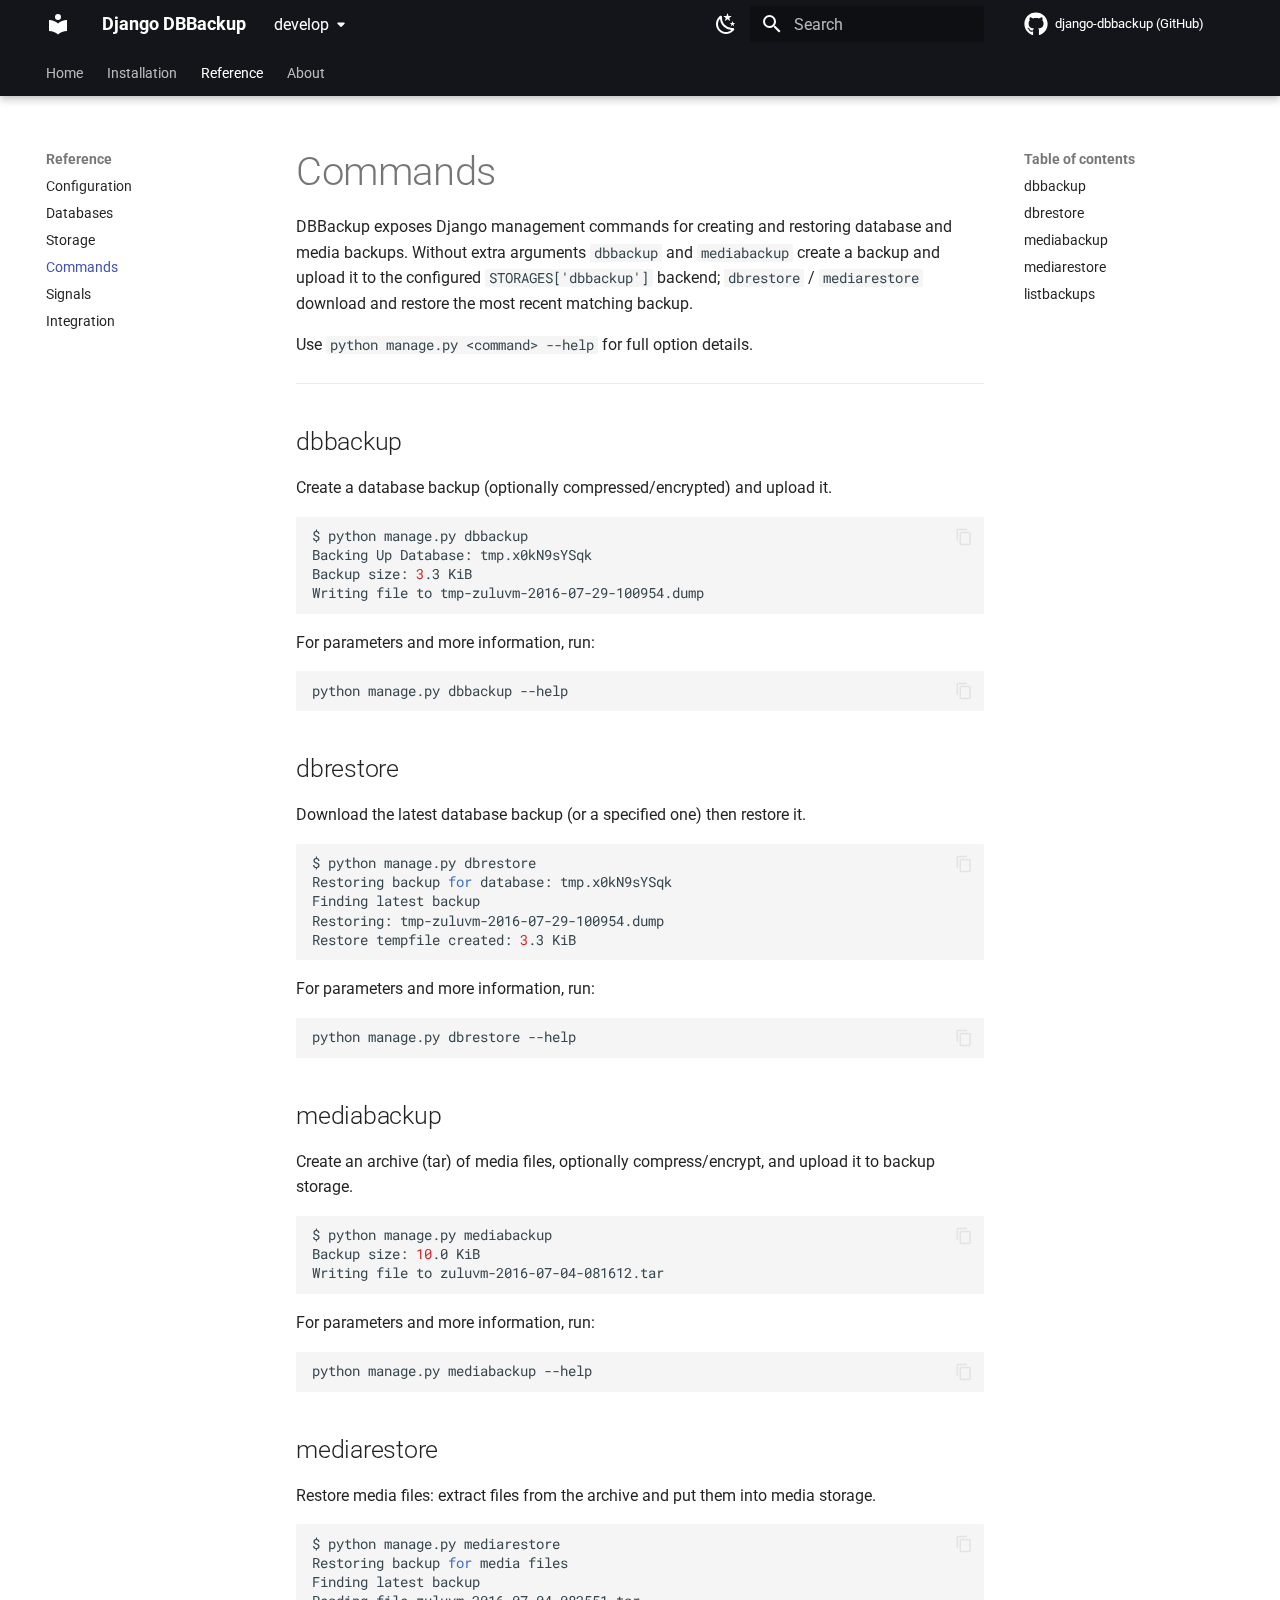
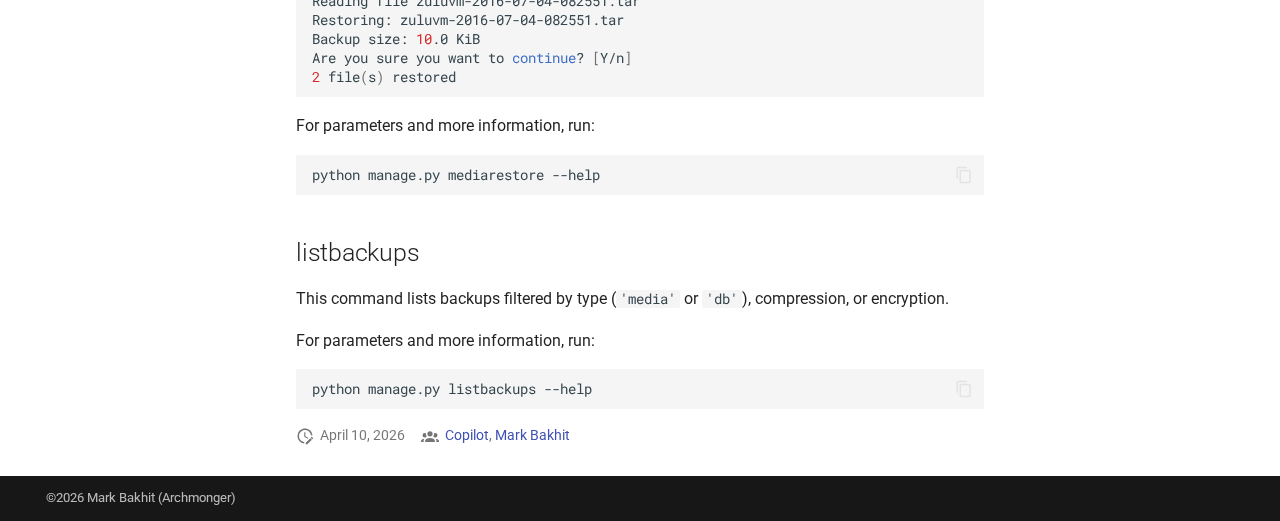
<file: develop/commands/index.html>
<!doctype html><html lang=en class=no-js> <head><meta charset=utf-8><meta name=viewport content="width=device-width,initial-scale=1"><meta name=description content="This Django application provides management commands to help backup and restore your project database and media files with various storages such as Amazon S3, DropBox or local file system."><link href=https://archmonger.github.io/django-dbbackup/develop/commands/ rel=canonical><link href=../storage/ rel=prev><link href=../signals/ rel=next><link rel=icon href=../assets/images/favicon.png><meta name=generator content="mkdocs-1.6.1, mkdocs-material-9.7.6"><title>Commands - Django DBBackup</title><link rel=stylesheet href=../assets/stylesheets/main.484c7ddc.min.css><link rel=stylesheet href=../assets/stylesheets/palette.ab4e12ef.min.css><style>:root{--md-admonition-icon--note:url('data:image/svg+xml;charset=utf-8,%3Csvg%20xmlns%3D%22http%3A//www.w3.org/2000/svg%22%20viewBox%3D%220%200%20448%20512%22%3E%3C%21--%21%20Font%20Awesome%20Free%207.1.0%20by%20%40fontawesome%20-%20https%3A//fontawesome.com%20License%20-%20https%3A//fontawesome.com/license/free%20%28Icons%3A%20CC%20BY%204.0%2C%20Fonts%3A%20SIL%20OFL%201.1%2C%20Code%3A%20MIT%20License%29%20Copyright%202025%20Fonticons%2C%20Inc.--%3E%3Cpath%20d%3D%22M64%20480c-35.3%200-64-28.7-64-64V96c0-35.3%2028.7-64%2064-64h320c35.3%200%2064%2028.7%2064%2064v213.5c0%2017-6.7%2033.3-18.7%2045.3L322.7%20461.3c-12%2012-28.3%2018.7-45.3%2018.7zm325.5-176H296c-13.3%200-24%2010.7-24%2024v93.5z%22/%3E%3C/svg%3E');}</style><link rel=preconnect href=https://fonts.gstatic.com crossorigin><link rel=stylesheet href="https://fonts.googleapis.com/css?family=Roboto:300,300i,400,400i,700,700i%7CRoboto+Mono:400,400i,700,700i&display=fallback"><style>:root{--md-text-font:"Roboto";--md-code-font:"Roboto Mono"}</style><link rel=stylesheet href=../assets/css/main.css><script>__md_scope=new URL("..",location),__md_hash=e=>[...e].reduce(((e,_)=>(e<<5)-e+_.charCodeAt(0)),0),__md_get=(e,_=localStorage,t=__md_scope)=>JSON.parse(_.getItem(t.pathname+"."+e)),__md_set=(e,_,t=localStorage,a=__md_scope)=>{try{t.setItem(a.pathname+"."+e,JSON.stringify(_))}catch(e){}}</script><script id=__analytics>function __md_analytics(){function e(){dataLayer.push(arguments)}window.dataLayer=window.dataLayer||[],e("js",new Date),e("config","G-BFHSW4Q4YW"),document.addEventListener("DOMContentLoaded",(function(){document.forms.search&&document.forms.search.query.addEventListener("blur",(function(){this.value&&e("event","search",{search_term:this.value})}));document$.subscribe((function(){var t=document.forms.feedback;if(void 0!==t)for(var a of t.querySelectorAll("[type=submit]"))a.addEventListener("click",(function(a){a.preventDefault();var n=document.location.pathname,d=this.getAttribute("data-md-value");e("event","feedback",{page:n,data:d}),t.firstElementChild.disabled=!0;var r=t.querySelector(".md-feedback__note [data-md-value='"+d+"']");r&&(r.hidden=!1)})),t.hidden=!1})),location$.subscribe((function(t){e("config","G-BFHSW4Q4YW",{page_path:t.pathname})}))}));var t=document.createElement("script");t.async=!0,t.src="https://www.googletagmanager.com/gtag/js?id=G-BFHSW4Q4YW",document.getElementById("__analytics").insertAdjacentElement("afterEnd",t)}</script><script>"undefined"!=typeof __md_analytics&&__md_analytics()</script></head> <body dir=ltr data-md-color-scheme=slate data-md-color-primary=black data-md-color-accent=blue> <input class=md-toggle data-md-toggle=drawer type=checkbox id=__drawer autocomplete=off> <input class=md-toggle data-md-toggle=search type=checkbox id=__search autocomplete=off> <label class=md-overlay for=__drawer></label> <div data-md-component=skip> <a href=#commands class=md-skip> Skip to content </a> </div> <div data-md-component=announce> </div> <div data-md-color-scheme=default data-md-component=outdated hidden> </div> <header class="md-header md-header--shadow md-header--lifted" data-md-component=header> <nav class="md-header__inner md-grid" aria-label=Header> <a href=.. title="Django DBBackup" class="md-header__button md-logo" aria-label="Django DBBackup" data-md-component=logo> <svg xmlns=http://www.w3.org/2000/svg viewbox="0 0 24 24"><path d="M12 8a3 3 0 0 0 3-3 3 3 0 0 0-3-3 3 3 0 0 0-3 3 3 3 0 0 0 3 3m0 3.54C9.64 9.35 6.5 8 3 8v11c3.5 0 6.64 1.35 9 3.54 2.36-2.19 5.5-3.54 9-3.54V8c-3.5 0-6.64 1.35-9 3.54"/></svg> </a> <label class="md-header__button md-icon" for=__drawer> <svg xmlns=http://www.w3.org/2000/svg viewbox="0 0 24 24"><path d="M3 6h18v2H3zm0 5h18v2H3zm0 5h18v2H3z"/></svg> </label> <div class=md-header__title data-md-component=header-title> <div class=md-header__ellipsis> <div class=md-header__topic> <span class=md-ellipsis> Django DBBackup </span> </div> <div class=md-header__topic data-md-component=header-topic> <span class=md-ellipsis> Commands </span> </div> </div> </div> <form class=md-header__option data-md-component=palette> <input class=md-option data-md-color-media="(prefers-color-scheme: dark)" data-md-color-scheme=slate data-md-color-primary=black data-md-color-accent=blue aria-label="Switch to light mode" type=radio name=__palette id=__palette_0> <label class="md-header__button md-icon" title="Switch to light mode" for=__palette_1 hidden> <svg xmlns=http://www.w3.org/2000/svg viewbox="0 0 24 24"><path d="m3.55 19.09 1.41 1.41 1.8-1.79-1.42-1.42M12 6c-3.31 0-6 2.69-6 6s2.69 6 6 6 6-2.69 6-6c0-3.32-2.69-6-6-6m8 7h3v-2h-3m-2.76 7.71 1.8 1.79 1.41-1.41-1.79-1.8M20.45 5l-1.41-1.4-1.8 1.79 1.42 1.42M13 1h-2v3h2M6.76 5.39 4.96 3.6 3.55 5l1.79 1.81zM1 13h3v-2H1m12 9h-2v3h2"/></svg> </label> <input class=md-option data-md-color-media="(prefers-color-scheme: light)" data-md-color-scheme=default data-md-color-primary=black data-md-color-accent=blue aria-label="Switch to dark mode" type=radio name=__palette id=__palette_1> <label class="md-header__button md-icon" title="Switch to dark mode" for=__palette_0 hidden> <svg xmlns=http://www.w3.org/2000/svg viewbox="0 0 24 24"><path d="m17.75 4.09-2.53 1.94.91 3.06-2.63-1.81-2.63 1.81.91-3.06-2.53-1.94L12.44 4l1.06-3 1.06 3zm3.5 6.91-1.64 1.25.59 1.98-1.7-1.17-1.7 1.17.59-1.98L15.75 11l2.06-.05L18.5 9l.69 1.95zm-2.28 4.95c.83-.08 1.72 1.1 1.19 1.85-.32.45-.66.87-1.08 1.27C15.17 23 8.84 23 4.94 19.07c-3.91-3.9-3.91-10.24 0-14.14.4-.4.82-.76 1.27-1.08.75-.53 1.93.36 1.85 1.19-.27 2.86.69 5.83 2.89 8.02a9.96 9.96 0 0 0 8.02 2.89m-1.64 2.02a12.08 12.08 0 0 1-7.8-3.47c-2.17-2.19-3.33-5-3.49-7.82-2.81 3.14-2.7 7.96.31 10.98 3.02 3.01 7.84 3.12 10.98.31"/></svg> </label> </form> <script>var palette=__md_get("__palette");if(palette&&palette.color){if("(prefers-color-scheme)"===palette.color.media){var media=matchMedia("(prefers-color-scheme: light)"),input=document.querySelector(media.matches?"[data-md-color-media='(prefers-color-scheme: light)']":"[data-md-color-media='(prefers-color-scheme: dark)']");palette.color.media=input.getAttribute("data-md-color-media"),palette.color.scheme=input.getAttribute("data-md-color-scheme"),palette.color.primary=input.getAttribute("data-md-color-primary"),palette.color.accent=input.getAttribute("data-md-color-accent")}for(var[key,value]of Object.entries(palette.color))document.body.setAttribute("data-md-color-"+key,value)}</script> <label class="md-header__button md-icon" for=__search> <svg xmlns=http://www.w3.org/2000/svg viewbox="0 0 24 24"><path d="M9.5 3A6.5 6.5 0 0 1 16 9.5c0 1.61-.59 3.09-1.56 4.23l.27.27h.79l5 5-1.5 1.5-5-5v-.79l-.27-.27A6.52 6.52 0 0 1 9.5 16 6.5 6.5 0 0 1 3 9.5 6.5 6.5 0 0 1 9.5 3m0 2C7 5 5 7 5 9.5S7 14 9.5 14 14 12 14 9.5 12 5 9.5 5"/></svg> </label> <div class=md-search data-md-component=search role=dialog> <label class=md-search__overlay for=__search></label> <div class=md-search__inner role=search> <form class=md-search__form name=search> <input type=text class=md-search__input name=query aria-label=Search placeholder=Search autocapitalize=off autocorrect=off autocomplete=off spellcheck=false data-md-component=search-query required> <label class="md-search__icon md-icon" for=__search> <svg xmlns=http://www.w3.org/2000/svg viewbox="0 0 24 24"><path d="M9.5 3A6.5 6.5 0 0 1 16 9.5c0 1.61-.59 3.09-1.56 4.23l.27.27h.79l5 5-1.5 1.5-5-5v-.79l-.27-.27A6.52 6.52 0 0 1 9.5 16 6.5 6.5 0 0 1 3 9.5 6.5 6.5 0 0 1 9.5 3m0 2C7 5 5 7 5 9.5S7 14 9.5 14 14 12 14 9.5 12 5 9.5 5"/></svg> <svg xmlns=http://www.w3.org/2000/svg viewbox="0 0 24 24"><path d="M20 11v2H8l5.5 5.5-1.42 1.42L4.16 12l7.92-7.92L13.5 5.5 8 11z"/></svg> </label> <nav class=md-search__options aria-label=Search> <button type=reset class="md-search__icon md-icon" title=Clear aria-label=Clear tabindex=-1> <svg xmlns=http://www.w3.org/2000/svg viewbox="0 0 24 24"><path d="M19 6.41 17.59 5 12 10.59 6.41 5 5 6.41 10.59 12 5 17.59 6.41 19 12 13.41 17.59 19 19 17.59 13.41 12z"/></svg> </button> </nav> </form> <div class=md-search__output> <div class=md-search__scrollwrap tabindex=0 data-md-scrollfix> <div class=md-search-result data-md-component=search-result> <div class=md-search-result__meta> Initializing search </div> <ol class=md-search-result__list role=presentation></ol> </div> </div> </div> </div> </div> <div class=md-header__source> <a href=https://github.com/Archmonger/django-dbbackup title="Go to repository" class=md-source data-md-component=source> <div class="md-source__icon md-icon"> <svg xmlns=http://www.w3.org/2000/svg viewbox="0 0 512 512"><!-- Font Awesome Free 7.1.0 by @fontawesome - https://fontawesome.com License - https://fontawesome.com/license/free (Icons: CC BY 4.0, Fonts: SIL OFL 1.1, Code: MIT License) Copyright 2025 Fonticons, Inc.--><path d="M173.9 397.4c0 2-2.3 3.6-5.2 3.6-3.3.3-5.6-1.3-5.6-3.6 0-2 2.3-3.6 5.2-3.6 3-.3 5.6 1.3 5.6 3.6m-31.1-4.5c-.7 2 1.3 4.3 4.3 4.9 2.6 1 5.6 0 6.2-2s-1.3-4.3-4.3-5.2c-2.6-.7-5.5.3-6.2 2.3m44.2-1.7c-2.9.7-4.9 2.6-4.6 4.9.3 2 2.9 3.3 5.9 2.6 2.9-.7 4.9-2.6 4.6-4.6-.3-1.9-3-3.2-5.9-2.9M252.8 8C114.1 8 8 113.3 8 252c0 110.9 69.8 205.8 169.5 239.2 12.8 2.3 17.3-5.6 17.3-12.1 0-6.2-.3-40.4-.3-61.4 0 0-70 15-84.7-29.8 0 0-11.4-29.1-27.8-36.6 0 0-22.9-15.7 1.6-15.4 0 0 24.9 2 38.6 25.8 21.9 38.6 58.6 27.5 72.9 20.9 2.3-16 8.8-27.1 16-33.7-55.9-6.2-112.3-14.3-112.3-110.5 0-27.5 7.6-41.3 23.6-58.9-2.6-6.5-11.1-33.3 2.6-67.9 20.9-6.5 69 27 69 27 20-5.6 41.5-8.5 62.8-8.5s42.8 2.9 62.8 8.5c0 0 48.1-33.6 69-27 13.7 34.7 5.2 61.4 2.6 67.9 16 17.7 25.8 31.5 25.8 58.9 0 96.5-58.9 104.2-114.8 110.5 9.2 7.9 17 22.9 17 46.4 0 33.7-.3 75.4-.3 83.6 0 6.5 4.6 14.4 17.3 12.1C436.2 457.8 504 362.9 504 252 504 113.3 391.5 8 252.8 8M105.2 352.9c-1.3 1-1 3.3.7 5.2 1.6 1.6 3.9 2.3 5.2 1 1.3-1 1-3.3-.7-5.2-1.6-1.6-3.9-2.3-5.2-1m-10.8-8.1c-.7 1.3.3 2.9 2.3 3.9 1.6 1 3.6.7 4.3-.7.7-1.3-.3-2.9-2.3-3.9-2-.6-3.6-.3-4.3.7m32.4 35.6c-1.6 1.3-1 4.3 1.3 6.2 2.3 2.3 5.2 2.6 6.5 1 1.3-1.3.7-4.3-1.3-6.2-2.2-2.3-5.2-2.6-6.5-1m-11.4-14.7c-1.6 1-1.6 3.6 0 5.9s4.3 3.3 5.6 2.3c1.6-1.3 1.6-3.9 0-6.2-1.4-2.3-4-3.3-5.6-2"/></svg> </div> <div class=md-source__repository> django-dbbackup (GitHub) </div> </a> </div> </nav> <nav class=md-tabs aria-label=Tabs data-md-component=tabs> <div class=md-grid> <ul class=md-tabs__list> <li class=md-tabs__item> <a href=.. class=md-tabs__link> Home </a> </li> <li class=md-tabs__item> <a href=../installation/ class=md-tabs__link> Installation </a> </li> <li class="md-tabs__item md-tabs__item--active"> <a href=../configuration/ class=md-tabs__link> Reference </a> </li> <li class=md-tabs__item> <a href=../changelog/ class=md-tabs__link> About </a> </li> </ul> </div> </nav> </header> <div class=md-container data-md-component=container> <main class=md-main data-md-component=main> <div class="md-main__inner md-grid"> <div class="md-sidebar md-sidebar--primary" data-md-component=sidebar data-md-type=navigation> <div class=md-sidebar__scrollwrap> <div class=md-sidebar__inner> <nav class="md-nav md-nav--primary md-nav--lifted" aria-label=Navigation data-md-level=0> <label class=md-nav__title for=__drawer> <a href=.. title="Django DBBackup" class="md-nav__button md-logo" aria-label="Django DBBackup" data-md-component=logo> <svg xmlns=http://www.w3.org/2000/svg viewbox="0 0 24 24"><path d="M12 8a3 3 0 0 0 3-3 3 3 0 0 0-3-3 3 3 0 0 0-3 3 3 3 0 0 0 3 3m0 3.54C9.64 9.35 6.5 8 3 8v11c3.5 0 6.64 1.35 9 3.54 2.36-2.19 5.5-3.54 9-3.54V8c-3.5 0-6.64 1.35-9 3.54"/></svg> </a> Django DBBackup </label> <div class=md-nav__source> <a href=https://github.com/Archmonger/django-dbbackup title="Go to repository" class=md-source data-md-component=source> <div class="md-source__icon md-icon"> <svg xmlns=http://www.w3.org/2000/svg viewbox="0 0 512 512"><!-- Font Awesome Free 7.1.0 by @fontawesome - https://fontawesome.com License - https://fontawesome.com/license/free (Icons: CC BY 4.0, Fonts: SIL OFL 1.1, Code: MIT License) Copyright 2025 Fonticons, Inc.--><path d="M173.9 397.4c0 2-2.3 3.6-5.2 3.6-3.3.3-5.6-1.3-5.6-3.6 0-2 2.3-3.6 5.2-3.6 3-.3 5.6 1.3 5.6 3.6m-31.1-4.5c-.7 2 1.3 4.3 4.3 4.9 2.6 1 5.6 0 6.2-2s-1.3-4.3-4.3-5.2c-2.6-.7-5.5.3-6.2 2.3m44.2-1.7c-2.9.7-4.9 2.6-4.6 4.9.3 2 2.9 3.3 5.9 2.6 2.9-.7 4.9-2.6 4.6-4.6-.3-1.9-3-3.2-5.9-2.9M252.8 8C114.1 8 8 113.3 8 252c0 110.9 69.8 205.8 169.5 239.2 12.8 2.3 17.3-5.6 17.3-12.1 0-6.2-.3-40.4-.3-61.4 0 0-70 15-84.7-29.8 0 0-11.4-29.1-27.8-36.6 0 0-22.9-15.7 1.6-15.4 0 0 24.9 2 38.6 25.8 21.9 38.6 58.6 27.5 72.9 20.9 2.3-16 8.8-27.1 16-33.7-55.9-6.2-112.3-14.3-112.3-110.5 0-27.5 7.6-41.3 23.6-58.9-2.6-6.5-11.1-33.3 2.6-67.9 20.9-6.5 69 27 69 27 20-5.6 41.5-8.5 62.8-8.5s42.8 2.9 62.8 8.5c0 0 48.1-33.6 69-27 13.7 34.7 5.2 61.4 2.6 67.9 16 17.7 25.8 31.5 25.8 58.9 0 96.5-58.9 104.2-114.8 110.5 9.2 7.9 17 22.9 17 46.4 0 33.7-.3 75.4-.3 83.6 0 6.5 4.6 14.4 17.3 12.1C436.2 457.8 504 362.9 504 252 504 113.3 391.5 8 252.8 8M105.2 352.9c-1.3 1-1 3.3.7 5.2 1.6 1.6 3.9 2.3 5.2 1 1.3-1 1-3.3-.7-5.2-1.6-1.6-3.9-2.3-5.2-1m-10.8-8.1c-.7 1.3.3 2.9 2.3 3.9 1.6 1 3.6.7 4.3-.7.7-1.3-.3-2.9-2.3-3.9-2-.6-3.6-.3-4.3.7m32.4 35.6c-1.6 1.3-1 4.3 1.3 6.2 2.3 2.3 5.2 2.6 6.5 1 1.3-1.3.7-4.3-1.3-6.2-2.2-2.3-5.2-2.6-6.5-1m-11.4-14.7c-1.6 1-1.6 3.6 0 5.9s4.3 3.3 5.6 2.3c1.6-1.3 1.6-3.9 0-6.2-1.4-2.3-4-3.3-5.6-2"/></svg> </div> <div class=md-source__repository> django-dbbackup (GitHub) </div> </a> </div> <ul class=md-nav__list data-md-scrollfix> <li class=md-nav__item> <a href=.. class=md-nav__link> <span class=md-ellipsis> Home </span> </a> </li> <li class=md-nav__item> <a href=../installation/ class=md-nav__link> <span class=md-ellipsis> Installation </span> </a> </li> <li class="md-nav__item md-nav__item--active md-nav__item--section md-nav__item--nested"> <input class="md-nav__toggle md-toggle " type=checkbox id=__nav_3 checked> <label class=md-nav__link for=__nav_3 id=__nav_3_label tabindex> <span class=md-ellipsis> Reference </span> <span class="md-nav__icon md-icon"></span> </label> <nav class=md-nav data-md-level=1 aria-labelledby=__nav_3_label aria-expanded=true> <label class=md-nav__title for=__nav_3> <span class="md-nav__icon md-icon"></span> Reference </label> <ul class=md-nav__list data-md-scrollfix> <li class=md-nav__item> <a href=../configuration/ class=md-nav__link> <span class=md-ellipsis> Configuration </span> </a> </li> <li class=md-nav__item> <a href=../databases/ class=md-nav__link> <span class=md-ellipsis> Databases </span> </a> </li> <li class=md-nav__item> <a href=../storage/ class=md-nav__link> <span class=md-ellipsis> Storage </span> </a> </li> <li class="md-nav__item md-nav__item--active"> <input class="md-nav__toggle md-toggle" type=checkbox id=__toc> <label class="md-nav__link md-nav__link--active" for=__toc> <span class=md-ellipsis> Commands </span> <span class="md-nav__icon md-icon"></span> </label> <a href=./ class="md-nav__link md-nav__link--active"> <span class=md-ellipsis> Commands </span> </a> <nav class="md-nav md-nav--secondary" aria-label="Table of contents"> <label class=md-nav__title for=__toc> <span class="md-nav__icon md-icon"></span> Table of contents </label> <ul class=md-nav__list data-md-component=toc data-md-scrollfix> <li class=md-nav__item> <a href=#dbbackup class=md-nav__link> <span class=md-ellipsis> dbbackup </span> </a> </li> <li class=md-nav__item> <a href=#dbrestore class=md-nav__link> <span class=md-ellipsis> dbrestore </span> </a> </li> <li class=md-nav__item> <a href=#mediabackup class=md-nav__link> <span class=md-ellipsis> mediabackup </span> </a> </li> <li class=md-nav__item> <a href=#mediarestore class=md-nav__link> <span class=md-ellipsis> mediarestore </span> </a> </li> <li class=md-nav__item> <a href=#listbackups class=md-nav__link> <span class=md-ellipsis> listbackups </span> </a> </li> </ul> </nav> </li> <li class=md-nav__item> <a href=../signals/ class=md-nav__link> <span class=md-ellipsis> Signals </span> </a> </li> <li class=md-nav__item> <a href=../integration/ class=md-nav__link> <span class=md-ellipsis> Integration </span> </a> </li> </ul> </nav> </li> <li class="md-nav__item md-nav__item--nested"> <input class="md-nav__toggle md-toggle " type=checkbox id=__nav_4> <label class=md-nav__link for=__nav_4 id=__nav_4_label tabindex=0> <span class=md-ellipsis> About </span> <span class="md-nav__icon md-icon"></span> </label> <nav class=md-nav data-md-level=1 aria-labelledby=__nav_4_label aria-expanded=false> <label class=md-nav__title for=__nav_4> <span class="md-nav__icon md-icon"></span> About </label> <ul class=md-nav__list data-md-scrollfix> <li class=md-nav__item> <a href=../changelog/ class=md-nav__link> <span class=md-ellipsis> Changelog </span> </a> </li> <li class=md-nav__item> <a href=../contributing/ class=md-nav__link> <span class=md-ellipsis> Contributor Guide </span> </a> </li> <li class="md-nav__item md-nav__item--nested"> <input class="md-nav__toggle md-toggle " type=checkbox id=__nav_4_3> <label class=md-nav__link for=__nav_4_3 id=__nav_4_3_label tabindex=0> <span class=md-ellipsis> Community </span> <span class="md-nav__icon md-icon"></span> </label> <nav class=md-nav data-md-level=2 aria-labelledby=__nav_4_3_label aria-expanded=false> <label class=md-nav__title for=__nav_4_3> <span class="md-nav__icon md-icon"></span> Community </label> <ul class=md-nav__list data-md-scrollfix> <li class=md-nav__item> <a href=https://github.com/Archmonger/django-dbbackup/discussions class=md-nav__link> <span class=md-ellipsis> GitHub Discussions </span> </a> </li> </ul> </nav> </li> <li class=md-nav__item> <a href=../license/ class=md-nav__link> <span class=md-ellipsis> License </span> </a> </li> </ul> </nav> </li> </ul> </nav> </div> </div> </div> <div class="md-sidebar md-sidebar--secondary" data-md-component=sidebar data-md-type=toc> <div class=md-sidebar__scrollwrap> <div class=md-sidebar__inner> <nav class="md-nav md-nav--secondary" aria-label="Table of contents"> <label class=md-nav__title for=__toc> <span class="md-nav__icon md-icon"></span> Table of contents </label> <ul class=md-nav__list data-md-component=toc data-md-scrollfix> <li class=md-nav__item> <a href=#dbbackup class=md-nav__link> <span class=md-ellipsis> dbbackup </span> </a> </li> <li class=md-nav__item> <a href=#dbrestore class=md-nav__link> <span class=md-ellipsis> dbrestore </span> </a> </li> <li class=md-nav__item> <a href=#mediabackup class=md-nav__link> <span class=md-ellipsis> mediabackup </span> </a> </li> <li class=md-nav__item> <a href=#mediarestore class=md-nav__link> <span class=md-ellipsis> mediarestore </span> </a> </li> <li class=md-nav__item> <a href=#listbackups class=md-nav__link> <span class=md-ellipsis> listbackups </span> </a> </li> </ul> </nav> </div> </div> </div> <div class=md-content data-md-component=content> <article class="md-content__inner md-typeset"> <h1 id=commands>Commands<a class=headerlink href=#commands title="Permanent link">&para;</a></h1> <p>DBBackup exposes Django management commands for creating and restoring database and media backups. Without extra arguments <code>dbbackup</code> and <code>mediabackup</code> create a backup and upload it to the configured <code>STORAGES['dbbackup']</code> backend; <code>dbrestore</code> / <code>mediarestore</code> download and restore the most recent matching backup.</p> <p>Use <code>python manage.py &lt;command&gt; --help</code> for full option details.</p> <hr> <h2 id=dbbackup>dbbackup<a class=headerlink href=#dbbackup title="Permanent link">&para;</a></h2> <p>Create a database backup (optionally compressed/encrypted) and upload it.</p> <div class=highlight><pre><span></span><code>$<span class=w> </span>python<span class=w> </span>manage.py<span class=w> </span>dbbackup
Backing<span class=w> </span>Up<span class=w> </span>Database:<span class=w> </span>tmp.x0kN9sYSqk
Backup<span class=w> </span>size:<span class=w> </span><span class=m>3</span>.3<span class=w> </span>KiB
Writing<span class=w> </span>file<span class=w> </span>to<span class=w> </span>tmp-zuluvm-2016-07-29-100954.dump
</code></pre></div> <p>For parameters and more information, run:</p> <div class=highlight><pre><span></span><code>python<span class=w> </span>manage.py<span class=w> </span>dbbackup<span class=w> </span>--help
</code></pre></div> <h2 id=dbrestore>dbrestore<a class=headerlink href=#dbrestore title="Permanent link">&para;</a></h2> <p>Download the latest database backup (or a specified one) then restore it.</p> <div class=highlight><pre><span></span><code>$<span class=w> </span>python<span class=w> </span>manage.py<span class=w> </span>dbrestore
Restoring<span class=w> </span>backup<span class=w> </span><span class=k>for</span><span class=w> </span>database:<span class=w> </span>tmp.x0kN9sYSqk
Finding<span class=w> </span>latest<span class=w> </span>backup
Restoring:<span class=w> </span>tmp-zuluvm-2016-07-29-100954.dump
Restore<span class=w> </span>tempfile<span class=w> </span>created:<span class=w> </span><span class=m>3</span>.3<span class=w> </span>KiB
</code></pre></div> <p>For parameters and more information, run:</p> <div class=highlight><pre><span></span><code>python<span class=w> </span>manage.py<span class=w> </span>dbrestore<span class=w> </span>--help
</code></pre></div> <h2 id=mediabackup>mediabackup<a class=headerlink href=#mediabackup title="Permanent link">&para;</a></h2> <p>Create an archive (tar) of media files, optionally compress/encrypt, and upload it to backup storage.</p> <div class=highlight><pre><span></span><code>$<span class=w> </span>python<span class=w> </span>manage.py<span class=w> </span>mediabackup
Backup<span class=w> </span>size:<span class=w> </span><span class=m>10</span>.0<span class=w> </span>KiB
Writing<span class=w> </span>file<span class=w> </span>to<span class=w> </span>zuluvm-2016-07-04-081612.tar
</code></pre></div> <p>For parameters and more information, run:</p> <div class=highlight><pre><span></span><code>python<span class=w> </span>manage.py<span class=w> </span>mediabackup<span class=w> </span>--help
</code></pre></div> <h2 id=mediarestore>mediarestore<a class=headerlink href=#mediarestore title="Permanent link">&para;</a></h2> <p>Restore media files: extract files from the archive and put them into media storage.</p> <div class=highlight><pre><span></span><code>$<span class=w> </span>python<span class=w> </span>manage.py<span class=w> </span>mediarestore
Restoring<span class=w> </span>backup<span class=w> </span><span class=k>for</span><span class=w> </span>media<span class=w> </span>files
Finding<span class=w> </span>latest<span class=w> </span>backup
Reading<span class=w> </span>file<span class=w> </span>zuluvm-2016-07-04-082551.tar
Restoring:<span class=w> </span>zuluvm-2016-07-04-082551.tar
Backup<span class=w> </span>size:<span class=w> </span><span class=m>10</span>.0<span class=w> </span>KiB
Are<span class=w> </span>you<span class=w> </span>sure<span class=w> </span>you<span class=w> </span>want<span class=w> </span>to<span class=w> </span><span class=k>continue</span>?<span class=w> </span><span class=o>[</span>Y/n<span class=o>]</span>
<span class=m>2</span><span class=w> </span>file<span class=o>(</span>s<span class=o>)</span><span class=w> </span>restored
</code></pre></div> <p>For parameters and more information, run:</p> <div class=highlight><pre><span></span><code>python<span class=w> </span>manage.py<span class=w> </span>mediarestore<span class=w> </span>--help
</code></pre></div> <h2 id=listbackups>listbackups<a class=headerlink href=#listbackups title="Permanent link">&para;</a></h2> <p>This command lists backups filtered by type (<code>'media'</code> or <code>'db'</code>), compression, or encryption.</p> <p>For parameters and more information, run:</p> <div class=highlight><pre><span></span><code>python<span class=w> </span>manage.py<span class=w> </span>listbackups<span class=w> </span>--help
</code></pre></div> <aside class=md-source-file> <span class=md-source-file__fact> <span class=md-icon title="Last update"> <svg xmlns=http://www.w3.org/2000/svg viewbox="0 0 24 24"><path d="M21 13.1c-.1 0-.3.1-.4.2l-1 1 2.1 2.1 1-1c.2-.2.2-.6 0-.8l-1.3-1.3c-.1-.1-.2-.2-.4-.2m-1.9 1.8-6.1 6V23h2.1l6.1-6.1zM12.5 7v5.2l4 2.4-1 1L11 13V7zM11 21.9c-5.1-.5-9-4.8-9-9.9C2 6.5 6.5 2 12 2c5.3 0 9.6 4.1 10 9.3-.3-.1-.6-.2-1-.2s-.7.1-1 .2C19.6 7.2 16.2 4 12 4c-4.4 0-8 3.6-8 8 0 4.1 3.1 7.5 7.1 7.9l-.1.2z"/></svg> </span> <span class="git-revision-date-localized-plugin git-revision-date-localized-plugin-date" title="April 10, 2026 01:43:40 UTC">April 10, 2026</span> </span> <span class=md-source-file__fact> <span class=md-icon title=Contributors> <svg xmlns=http://www.w3.org/2000/svg viewbox="0 0 24 24"><path d="M12 5.5A3.5 3.5 0 0 1 15.5 9a3.5 3.5 0 0 1-3.5 3.5A3.5 3.5 0 0 1 8.5 9 3.5 3.5 0 0 1 12 5.5M5 8c.56 0 1.08.15 1.53.42-.15 1.43.27 2.85 1.13 3.96C7.16 13.34 6.16 14 5 14a3 3 0 0 1-3-3 3 3 0 0 1 3-3m14 0a3 3 0 0 1 3 3 3 3 0 0 1-3 3c-1.16 0-2.16-.66-2.66-1.62a5.54 5.54 0 0 0 1.13-3.96c.45-.27.97-.42 1.53-.42M5.5 18.25c0-2.07 2.91-3.75 6.5-3.75s6.5 1.68 6.5 3.75V20h-13zM0 20v-1.5c0-1.39 1.89-2.56 4.45-2.9-.59.68-.95 1.62-.95 2.65V20zm24 0h-3.5v-1.75c0-1.03-.36-1.97-.95-2.65 2.56.34 4.45 1.51 4.45 2.9z"/></svg> </span> <nav> <a href=mailto:198982749+copilot@users.noreply.github.com>Copilot</a>, <a href=mailto:archiethemonger@gmail.com>Mark Bakhit</a> </nav> </span> </aside> </article> </div> <script>var target=document.getElementById(location.hash.slice(1));target&&target.name&&(target.checked=target.name.startsWith("__tabbed_"))</script> </div> <button type=button class="md-top md-icon" data-md-component=top hidden> <svg xmlns=http://www.w3.org/2000/svg viewbox="0 0 24 24"><path d="M13 20h-2V8l-5.5 5.5-1.42-1.42L12 4.16l7.92 7.92-1.42 1.42L13 8z"/></svg> Back to top </button> </main> <footer class=md-footer> <div class="md-footer-meta md-typeset"> <div class="md-footer-meta__inner md-grid"> <div class=md-copyright> <div class=md-copyright__highlight> &copy;<div id=year></div> <script>document.getElementById("year").innerHTML = new Date().getFullYear();</script> Mark Bakhit (Archmonger) </div> </div> </div> </div> </footer> </div> <div class=md-dialog data-md-component=dialog> <div class="md-dialog__inner md-typeset"></div> </div> <script id=__config type=application/json>{"annotate": null, "base": "..", "features": ["navigation.tabs", "navigation.tabs.sticky", "navigation.top", "content.code.copy", "search.highlight"], "search": "../assets/javascripts/workers/search.2c215733.min.js", "tags": null, "translations": {"clipboard.copied": "Copied to clipboard", "clipboard.copy": "Copy to clipboard", "search.result.more.one": "1 more on this page", "search.result.more.other": "# more on this page", "search.result.none": "No matching documents", "search.result.one": "1 matching document", "search.result.other": "# matching documents", "search.result.placeholder": "Type to start searching", "search.result.term.missing": "Missing", "select.version": "Select version"}, "version": {"provider": "mike"}}</script> <script src=../assets/javascripts/bundle.79ae519e.min.js></script> </body> </html>
</file>
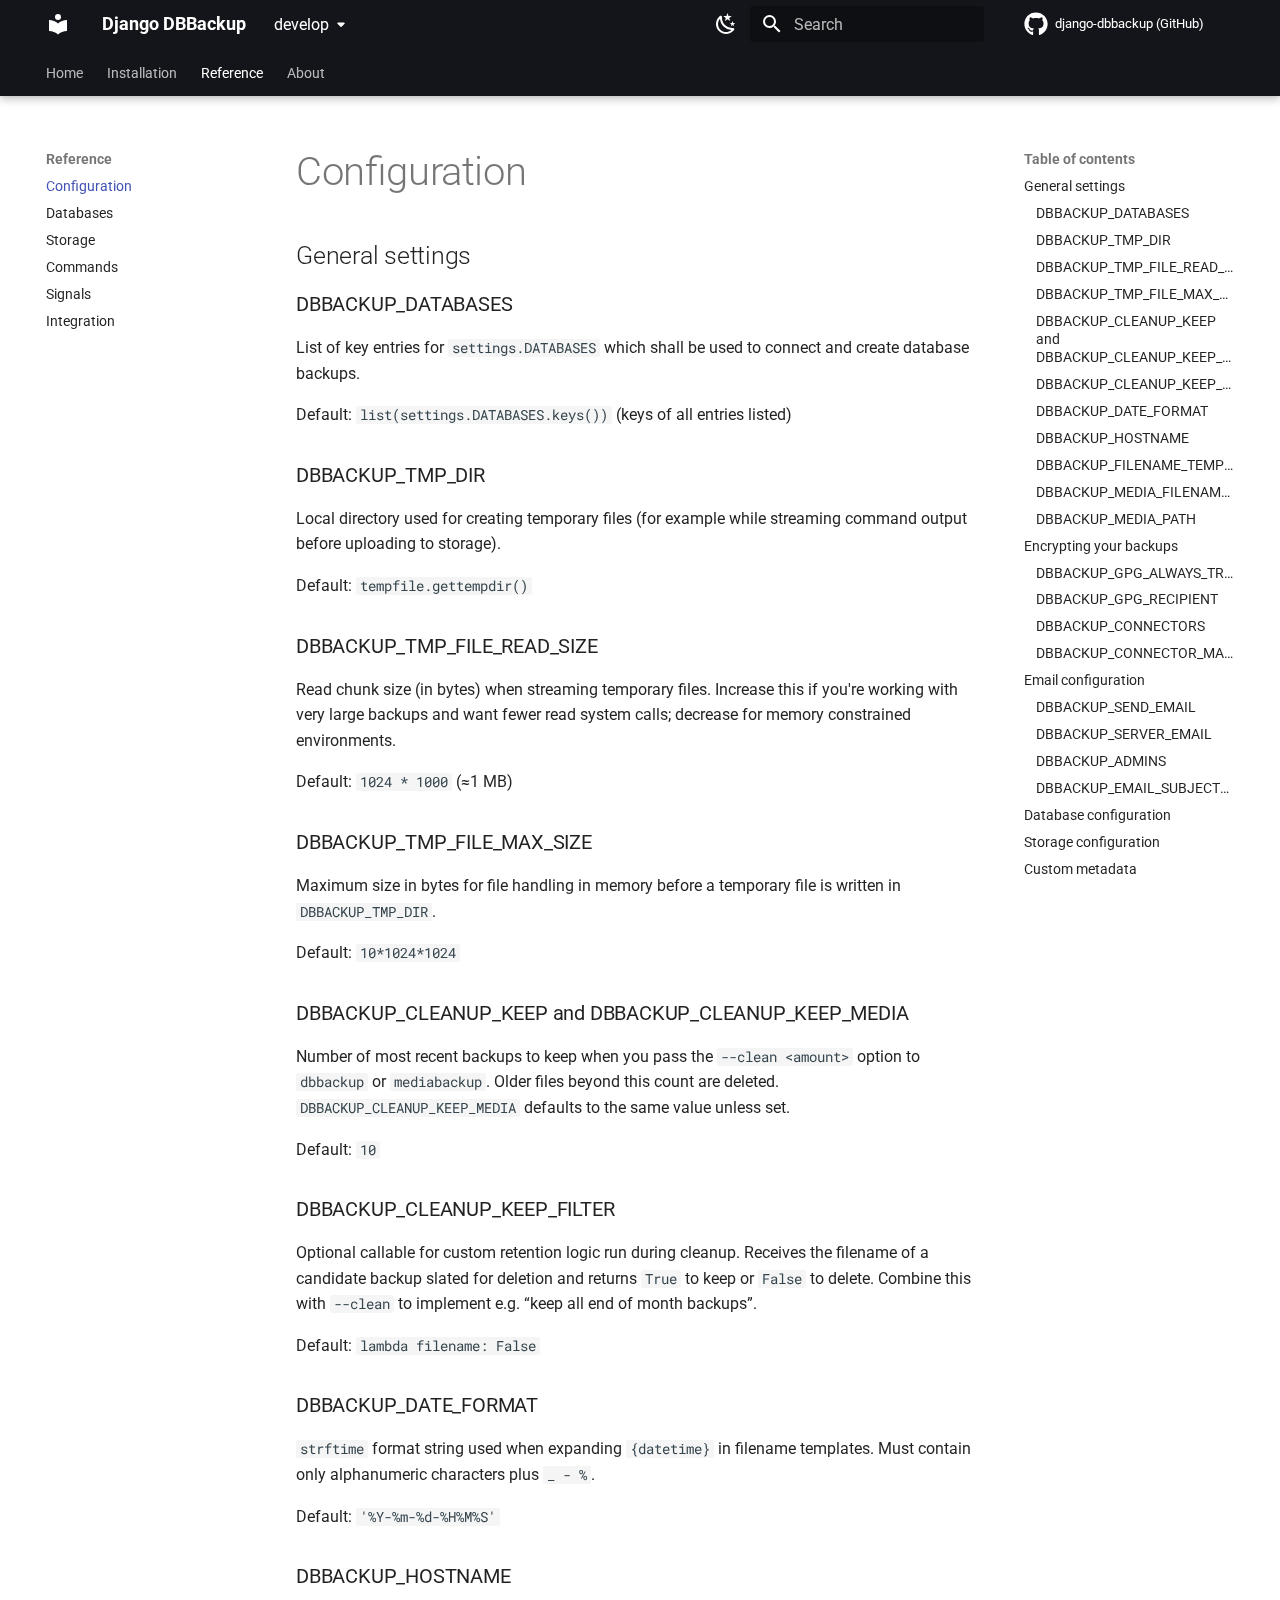
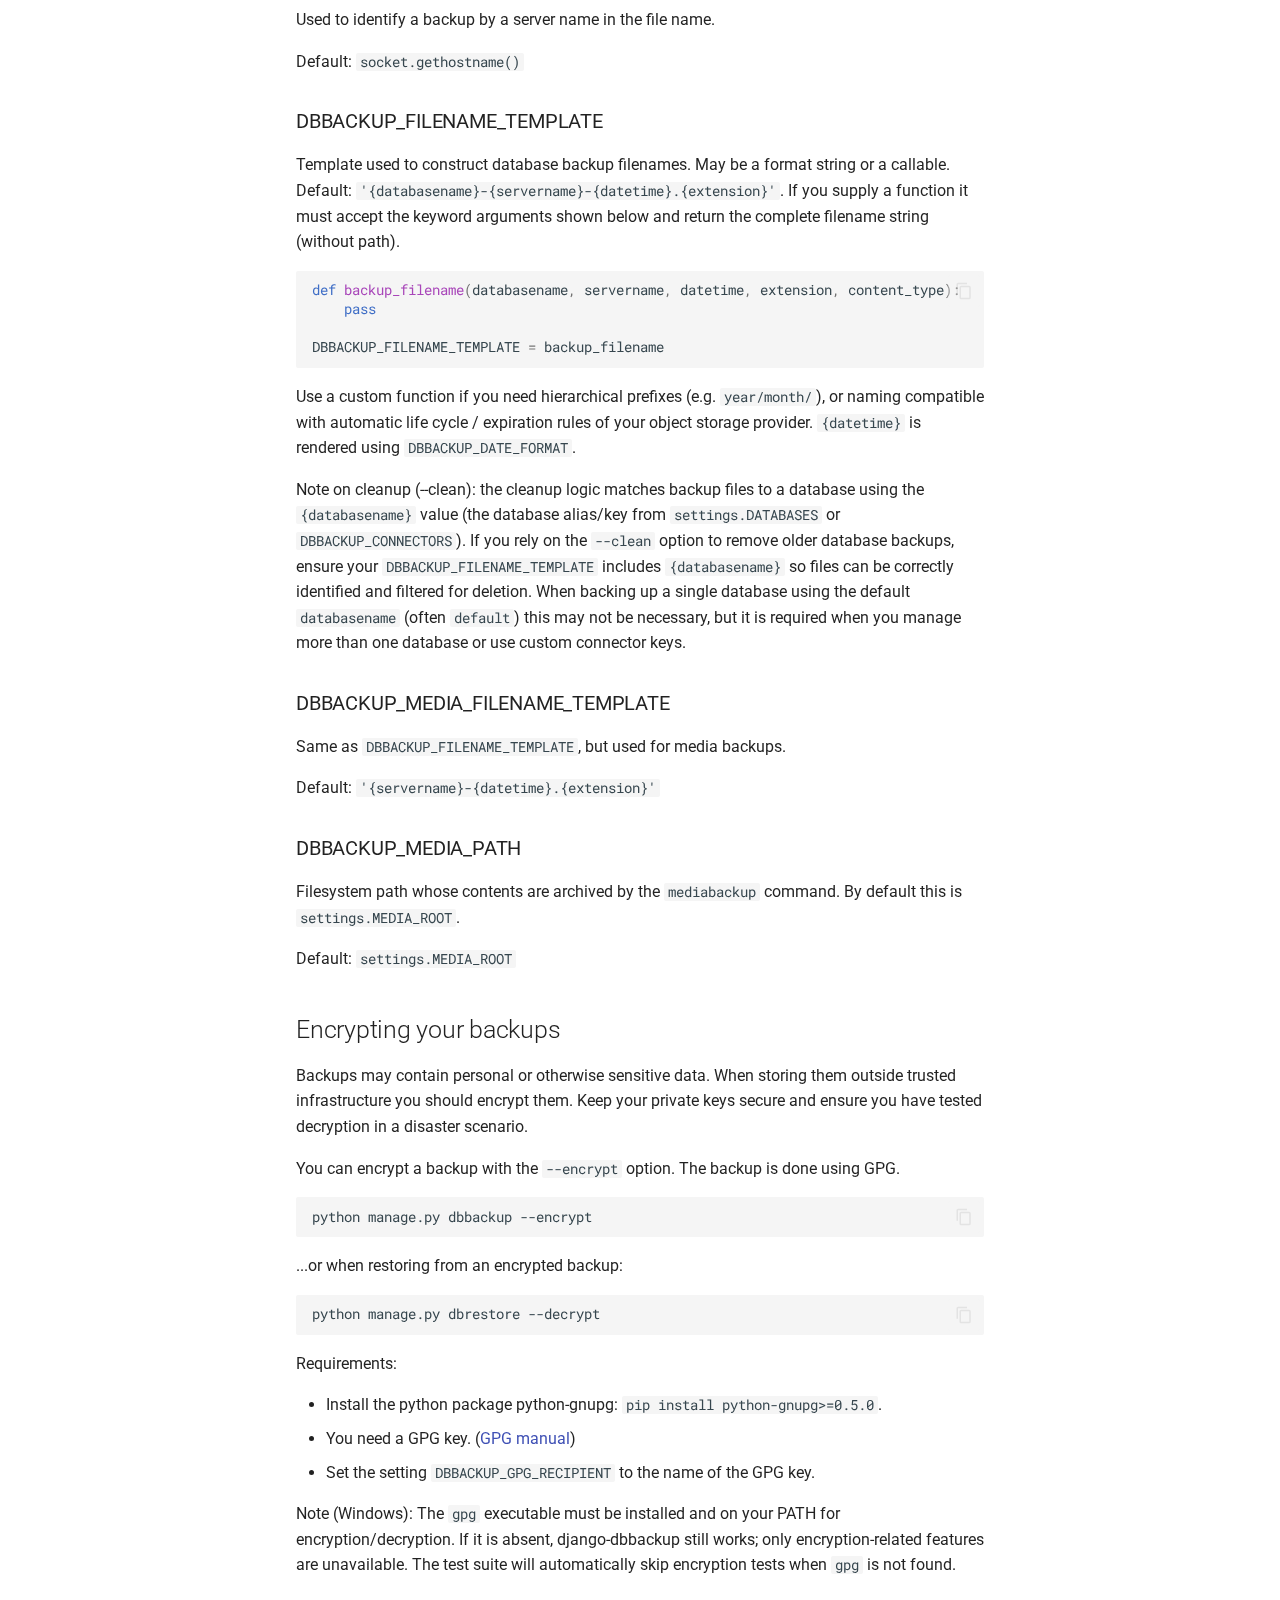
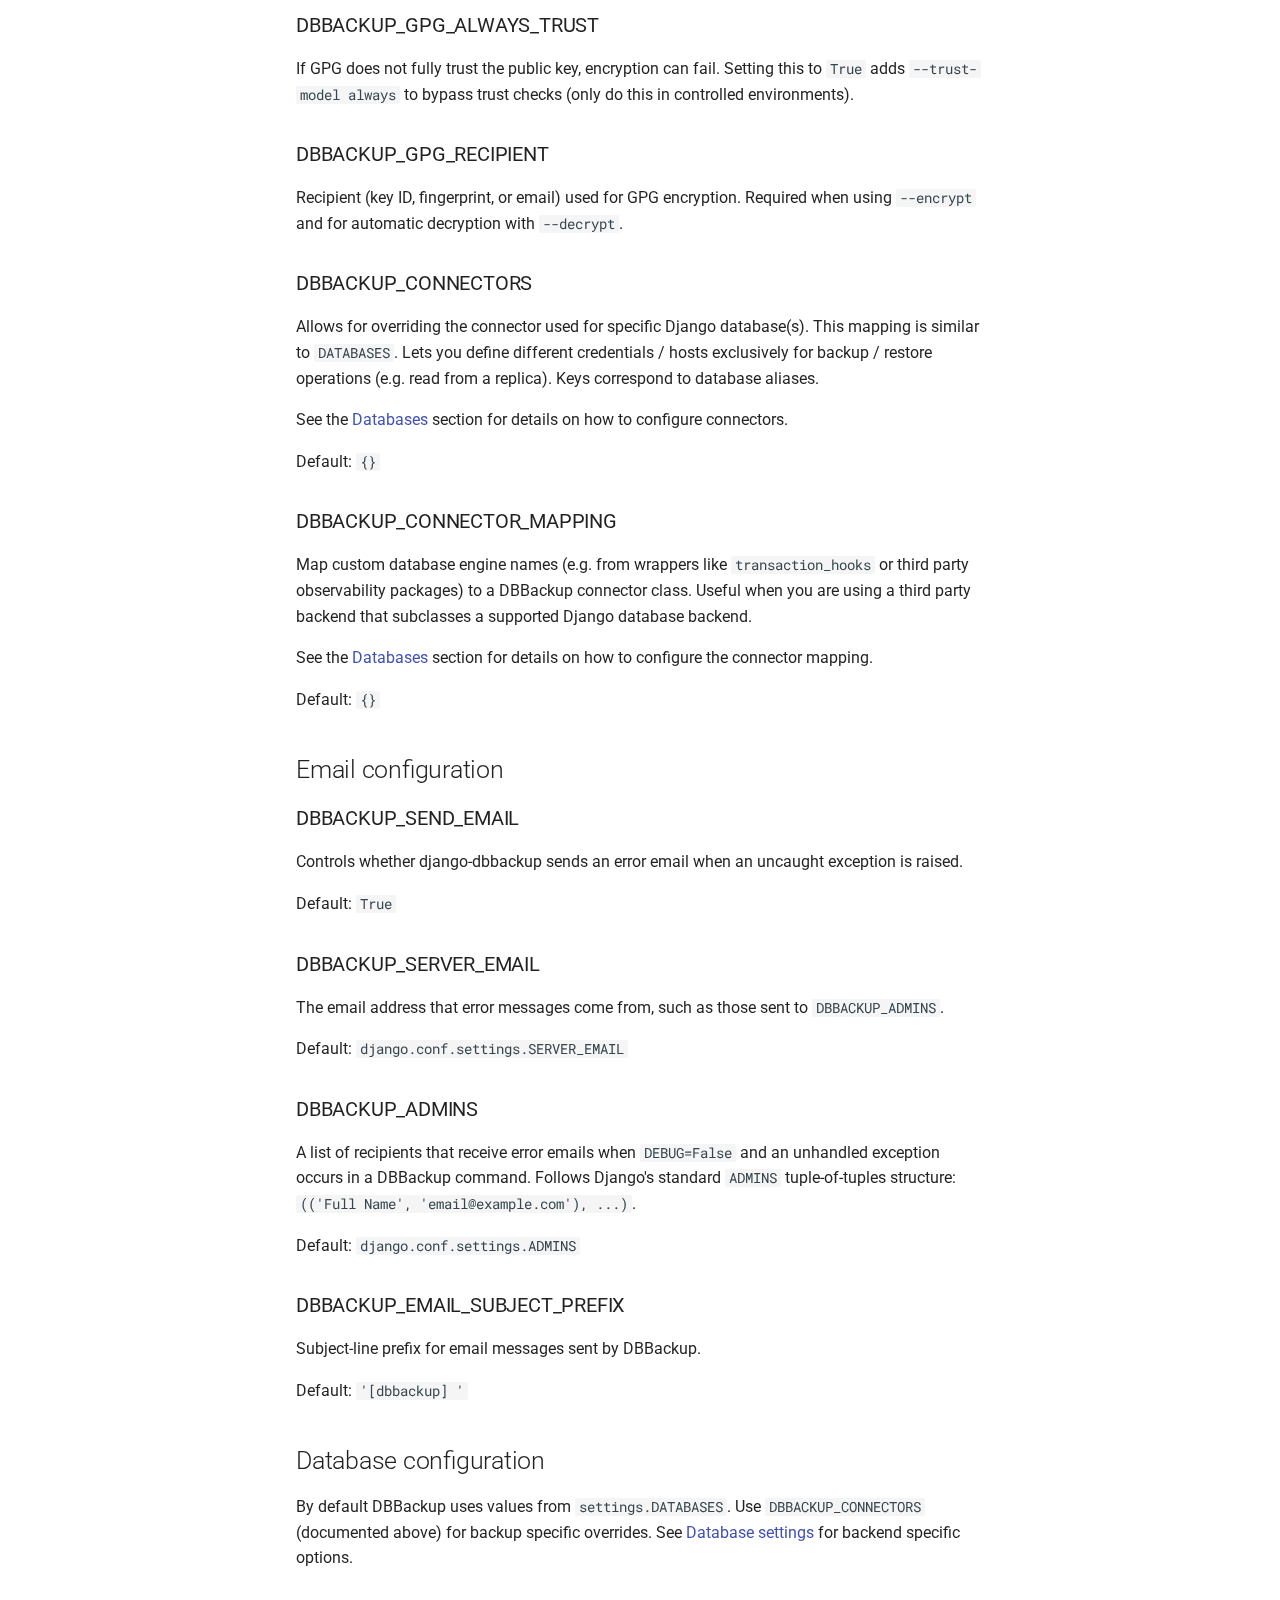
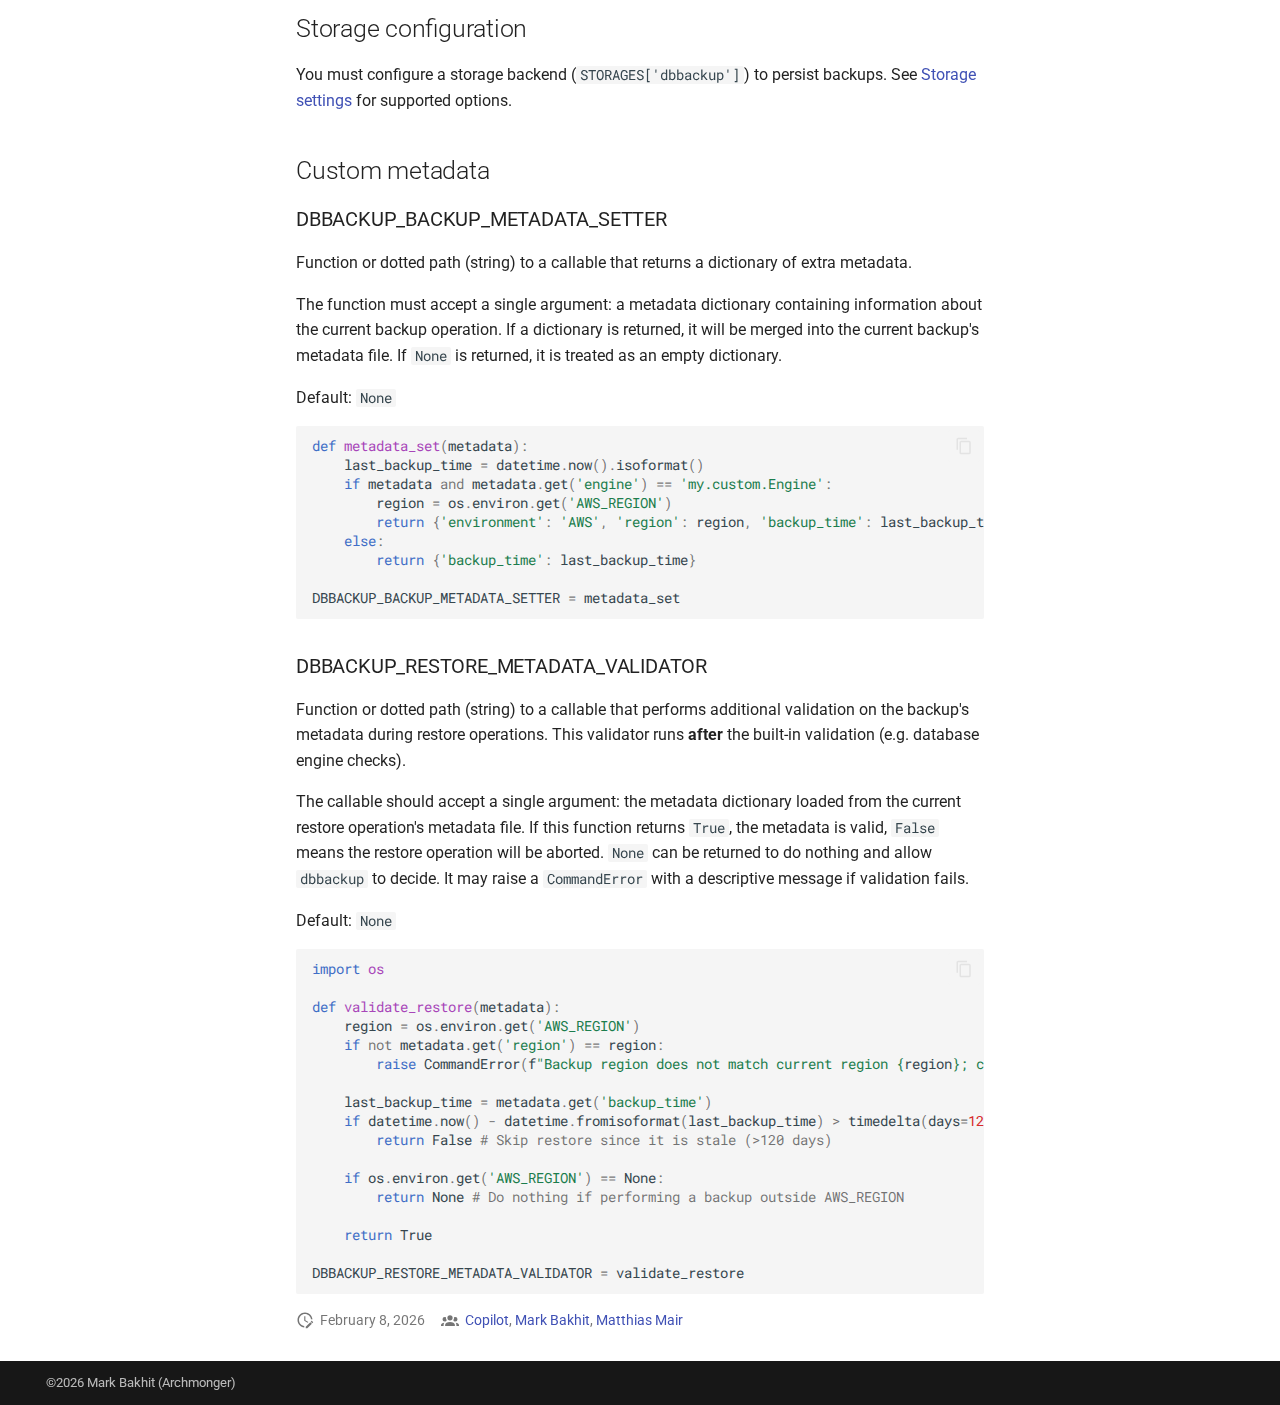
<file: develop/configuration/index.html>
<!doctype html><html lang=en class=no-js> <head><meta charset=utf-8><meta name=viewport content="width=device-width,initial-scale=1"><meta name=description content="This Django application provides management commands to help backup and restore your project database and media files with various storages such as Amazon S3, DropBox or local file system."><link href=https://archmonger.github.io/django-dbbackup/develop/configuration/ rel=canonical><link href=../installation/ rel=prev><link href=../databases/ rel=next><link rel=icon href=../assets/images/favicon.png><meta name=generator content="mkdocs-1.6.1, mkdocs-material-9.7.6"><title>Configuration - Django DBBackup</title><link rel=stylesheet href=../assets/stylesheets/main.484c7ddc.min.css><link rel=stylesheet href=../assets/stylesheets/palette.ab4e12ef.min.css><style>:root{--md-admonition-icon--note:url('data:image/svg+xml;charset=utf-8,%3Csvg%20xmlns%3D%22http%3A//www.w3.org/2000/svg%22%20viewBox%3D%220%200%20448%20512%22%3E%3C%21--%21%20Font%20Awesome%20Free%207.1.0%20by%20%40fontawesome%20-%20https%3A//fontawesome.com%20License%20-%20https%3A//fontawesome.com/license/free%20%28Icons%3A%20CC%20BY%204.0%2C%20Fonts%3A%20SIL%20OFL%201.1%2C%20Code%3A%20MIT%20License%29%20Copyright%202025%20Fonticons%2C%20Inc.--%3E%3Cpath%20d%3D%22M64%20480c-35.3%200-64-28.7-64-64V96c0-35.3%2028.7-64%2064-64h320c35.3%200%2064%2028.7%2064%2064v213.5c0%2017-6.7%2033.3-18.7%2045.3L322.7%20461.3c-12%2012-28.3%2018.7-45.3%2018.7zm325.5-176H296c-13.3%200-24%2010.7-24%2024v93.5z%22/%3E%3C/svg%3E');}</style><link rel=preconnect href=https://fonts.gstatic.com crossorigin><link rel=stylesheet href="https://fonts.googleapis.com/css?family=Roboto:300,300i,400,400i,700,700i%7CRoboto+Mono:400,400i,700,700i&display=fallback"><style>:root{--md-text-font:"Roboto";--md-code-font:"Roboto Mono"}</style><link rel=stylesheet href=../assets/css/main.css><script>__md_scope=new URL("..",location),__md_hash=e=>[...e].reduce(((e,_)=>(e<<5)-e+_.charCodeAt(0)),0),__md_get=(e,_=localStorage,t=__md_scope)=>JSON.parse(_.getItem(t.pathname+"."+e)),__md_set=(e,_,t=localStorage,a=__md_scope)=>{try{t.setItem(a.pathname+"."+e,JSON.stringify(_))}catch(e){}}</script><script id=__analytics>function __md_analytics(){function e(){dataLayer.push(arguments)}window.dataLayer=window.dataLayer||[],e("js",new Date),e("config","G-BFHSW4Q4YW"),document.addEventListener("DOMContentLoaded",(function(){document.forms.search&&document.forms.search.query.addEventListener("blur",(function(){this.value&&e("event","search",{search_term:this.value})}));document$.subscribe((function(){var t=document.forms.feedback;if(void 0!==t)for(var a of t.querySelectorAll("[type=submit]"))a.addEventListener("click",(function(a){a.preventDefault();var n=document.location.pathname,d=this.getAttribute("data-md-value");e("event","feedback",{page:n,data:d}),t.firstElementChild.disabled=!0;var r=t.querySelector(".md-feedback__note [data-md-value='"+d+"']");r&&(r.hidden=!1)})),t.hidden=!1})),location$.subscribe((function(t){e("config","G-BFHSW4Q4YW",{page_path:t.pathname})}))}));var t=document.createElement("script");t.async=!0,t.src="https://www.googletagmanager.com/gtag/js?id=G-BFHSW4Q4YW",document.getElementById("__analytics").insertAdjacentElement("afterEnd",t)}</script><script>"undefined"!=typeof __md_analytics&&__md_analytics()</script></head> <body dir=ltr data-md-color-scheme=slate data-md-color-primary=black data-md-color-accent=blue> <input class=md-toggle data-md-toggle=drawer type=checkbox id=__drawer autocomplete=off> <input class=md-toggle data-md-toggle=search type=checkbox id=__search autocomplete=off> <label class=md-overlay for=__drawer></label> <div data-md-component=skip> <a href=#configuration class=md-skip> Skip to content </a> </div> <div data-md-component=announce> </div> <div data-md-color-scheme=default data-md-component=outdated hidden> </div> <header class="md-header md-header--shadow md-header--lifted" data-md-component=header> <nav class="md-header__inner md-grid" aria-label=Header> <a href=.. title="Django DBBackup" class="md-header__button md-logo" aria-label="Django DBBackup" data-md-component=logo> <svg xmlns=http://www.w3.org/2000/svg viewbox="0 0 24 24"><path d="M12 8a3 3 0 0 0 3-3 3 3 0 0 0-3-3 3 3 0 0 0-3 3 3 3 0 0 0 3 3m0 3.54C9.64 9.35 6.5 8 3 8v11c3.5 0 6.64 1.35 9 3.54 2.36-2.19 5.5-3.54 9-3.54V8c-3.5 0-6.64 1.35-9 3.54"/></svg> </a> <label class="md-header__button md-icon" for=__drawer> <svg xmlns=http://www.w3.org/2000/svg viewbox="0 0 24 24"><path d="M3 6h18v2H3zm0 5h18v2H3zm0 5h18v2H3z"/></svg> </label> <div class=md-header__title data-md-component=header-title> <div class=md-header__ellipsis> <div class=md-header__topic> <span class=md-ellipsis> Django DBBackup </span> </div> <div class=md-header__topic data-md-component=header-topic> <span class=md-ellipsis> Configuration </span> </div> </div> </div> <form class=md-header__option data-md-component=palette> <input class=md-option data-md-color-media="(prefers-color-scheme: dark)" data-md-color-scheme=slate data-md-color-primary=black data-md-color-accent=blue aria-label="Switch to light mode" type=radio name=__palette id=__palette_0> <label class="md-header__button md-icon" title="Switch to light mode" for=__palette_1 hidden> <svg xmlns=http://www.w3.org/2000/svg viewbox="0 0 24 24"><path d="m3.55 19.09 1.41 1.41 1.8-1.79-1.42-1.42M12 6c-3.31 0-6 2.69-6 6s2.69 6 6 6 6-2.69 6-6c0-3.32-2.69-6-6-6m8 7h3v-2h-3m-2.76 7.71 1.8 1.79 1.41-1.41-1.79-1.8M20.45 5l-1.41-1.4-1.8 1.79 1.42 1.42M13 1h-2v3h2M6.76 5.39 4.96 3.6 3.55 5l1.79 1.81zM1 13h3v-2H1m12 9h-2v3h2"/></svg> </label> <input class=md-option data-md-color-media="(prefers-color-scheme: light)" data-md-color-scheme=default data-md-color-primary=black data-md-color-accent=blue aria-label="Switch to dark mode" type=radio name=__palette id=__palette_1> <label class="md-header__button md-icon" title="Switch to dark mode" for=__palette_0 hidden> <svg xmlns=http://www.w3.org/2000/svg viewbox="0 0 24 24"><path d="m17.75 4.09-2.53 1.94.91 3.06-2.63-1.81-2.63 1.81.91-3.06-2.53-1.94L12.44 4l1.06-3 1.06 3zm3.5 6.91-1.64 1.25.59 1.98-1.7-1.17-1.7 1.17.59-1.98L15.75 11l2.06-.05L18.5 9l.69 1.95zm-2.28 4.95c.83-.08 1.72 1.1 1.19 1.85-.32.45-.66.87-1.08 1.27C15.17 23 8.84 23 4.94 19.07c-3.91-3.9-3.91-10.24 0-14.14.4-.4.82-.76 1.27-1.08.75-.53 1.93.36 1.85 1.19-.27 2.86.69 5.83 2.89 8.02a9.96 9.96 0 0 0 8.02 2.89m-1.64 2.02a12.08 12.08 0 0 1-7.8-3.47c-2.17-2.19-3.33-5-3.49-7.82-2.81 3.14-2.7 7.96.31 10.98 3.02 3.01 7.84 3.12 10.98.31"/></svg> </label> </form> <script>var palette=__md_get("__palette");if(palette&&palette.color){if("(prefers-color-scheme)"===palette.color.media){var media=matchMedia("(prefers-color-scheme: light)"),input=document.querySelector(media.matches?"[data-md-color-media='(prefers-color-scheme: light)']":"[data-md-color-media='(prefers-color-scheme: dark)']");palette.color.media=input.getAttribute("data-md-color-media"),palette.color.scheme=input.getAttribute("data-md-color-scheme"),palette.color.primary=input.getAttribute("data-md-color-primary"),palette.color.accent=input.getAttribute("data-md-color-accent")}for(var[key,value]of Object.entries(palette.color))document.body.setAttribute("data-md-color-"+key,value)}</script> <label class="md-header__button md-icon" for=__search> <svg xmlns=http://www.w3.org/2000/svg viewbox="0 0 24 24"><path d="M9.5 3A6.5 6.5 0 0 1 16 9.5c0 1.61-.59 3.09-1.56 4.23l.27.27h.79l5 5-1.5 1.5-5-5v-.79l-.27-.27A6.52 6.52 0 0 1 9.5 16 6.5 6.5 0 0 1 3 9.5 6.5 6.5 0 0 1 9.5 3m0 2C7 5 5 7 5 9.5S7 14 9.5 14 14 12 14 9.5 12 5 9.5 5"/></svg> </label> <div class=md-search data-md-component=search role=dialog> <label class=md-search__overlay for=__search></label> <div class=md-search__inner role=search> <form class=md-search__form name=search> <input type=text class=md-search__input name=query aria-label=Search placeholder=Search autocapitalize=off autocorrect=off autocomplete=off spellcheck=false data-md-component=search-query required> <label class="md-search__icon md-icon" for=__search> <svg xmlns=http://www.w3.org/2000/svg viewbox="0 0 24 24"><path d="M9.5 3A6.5 6.5 0 0 1 16 9.5c0 1.61-.59 3.09-1.56 4.23l.27.27h.79l5 5-1.5 1.5-5-5v-.79l-.27-.27A6.52 6.52 0 0 1 9.5 16 6.5 6.5 0 0 1 3 9.5 6.5 6.5 0 0 1 9.5 3m0 2C7 5 5 7 5 9.5S7 14 9.5 14 14 12 14 9.5 12 5 9.5 5"/></svg> <svg xmlns=http://www.w3.org/2000/svg viewbox="0 0 24 24"><path d="M20 11v2H8l5.5 5.5-1.42 1.42L4.16 12l7.92-7.92L13.5 5.5 8 11z"/></svg> </label> <nav class=md-search__options aria-label=Search> <button type=reset class="md-search__icon md-icon" title=Clear aria-label=Clear tabindex=-1> <svg xmlns=http://www.w3.org/2000/svg viewbox="0 0 24 24"><path d="M19 6.41 17.59 5 12 10.59 6.41 5 5 6.41 10.59 12 5 17.59 6.41 19 12 13.41 17.59 19 19 17.59 13.41 12z"/></svg> </button> </nav> </form> <div class=md-search__output> <div class=md-search__scrollwrap tabindex=0 data-md-scrollfix> <div class=md-search-result data-md-component=search-result> <div class=md-search-result__meta> Initializing search </div> <ol class=md-search-result__list role=presentation></ol> </div> </div> </div> </div> </div> <div class=md-header__source> <a href=https://github.com/Archmonger/django-dbbackup title="Go to repository" class=md-source data-md-component=source> <div class="md-source__icon md-icon"> <svg xmlns=http://www.w3.org/2000/svg viewbox="0 0 512 512"><!-- Font Awesome Free 7.1.0 by @fontawesome - https://fontawesome.com License - https://fontawesome.com/license/free (Icons: CC BY 4.0, Fonts: SIL OFL 1.1, Code: MIT License) Copyright 2025 Fonticons, Inc.--><path d="M173.9 397.4c0 2-2.3 3.6-5.2 3.6-3.3.3-5.6-1.3-5.6-3.6 0-2 2.3-3.6 5.2-3.6 3-.3 5.6 1.3 5.6 3.6m-31.1-4.5c-.7 2 1.3 4.3 4.3 4.9 2.6 1 5.6 0 6.2-2s-1.3-4.3-4.3-5.2c-2.6-.7-5.5.3-6.2 2.3m44.2-1.7c-2.9.7-4.9 2.6-4.6 4.9.3 2 2.9 3.3 5.9 2.6 2.9-.7 4.9-2.6 4.6-4.6-.3-1.9-3-3.2-5.9-2.9M252.8 8C114.1 8 8 113.3 8 252c0 110.9 69.8 205.8 169.5 239.2 12.8 2.3 17.3-5.6 17.3-12.1 0-6.2-.3-40.4-.3-61.4 0 0-70 15-84.7-29.8 0 0-11.4-29.1-27.8-36.6 0 0-22.9-15.7 1.6-15.4 0 0 24.9 2 38.6 25.8 21.9 38.6 58.6 27.5 72.9 20.9 2.3-16 8.8-27.1 16-33.7-55.9-6.2-112.3-14.3-112.3-110.5 0-27.5 7.6-41.3 23.6-58.9-2.6-6.5-11.1-33.3 2.6-67.9 20.9-6.5 69 27 69 27 20-5.6 41.5-8.5 62.8-8.5s42.8 2.9 62.8 8.5c0 0 48.1-33.6 69-27 13.7 34.7 5.2 61.4 2.6 67.9 16 17.7 25.8 31.5 25.8 58.9 0 96.5-58.9 104.2-114.8 110.5 9.2 7.9 17 22.9 17 46.4 0 33.7-.3 75.4-.3 83.6 0 6.5 4.6 14.4 17.3 12.1C436.2 457.8 504 362.9 504 252 504 113.3 391.5 8 252.8 8M105.2 352.9c-1.3 1-1 3.3.7 5.2 1.6 1.6 3.9 2.3 5.2 1 1.3-1 1-3.3-.7-5.2-1.6-1.6-3.9-2.3-5.2-1m-10.8-8.1c-.7 1.3.3 2.9 2.3 3.9 1.6 1 3.6.7 4.3-.7.7-1.3-.3-2.9-2.3-3.9-2-.6-3.6-.3-4.3.7m32.4 35.6c-1.6 1.3-1 4.3 1.3 6.2 2.3 2.3 5.2 2.6 6.5 1 1.3-1.3.7-4.3-1.3-6.2-2.2-2.3-5.2-2.6-6.5-1m-11.4-14.7c-1.6 1-1.6 3.6 0 5.9s4.3 3.3 5.6 2.3c1.6-1.3 1.6-3.9 0-6.2-1.4-2.3-4-3.3-5.6-2"/></svg> </div> <div class=md-source__repository> django-dbbackup (GitHub) </div> </a> </div> </nav> <nav class=md-tabs aria-label=Tabs data-md-component=tabs> <div class=md-grid> <ul class=md-tabs__list> <li class=md-tabs__item> <a href=.. class=md-tabs__link> Home </a> </li> <li class=md-tabs__item> <a href=../installation/ class=md-tabs__link> Installation </a> </li> <li class="md-tabs__item md-tabs__item--active"> <a href=./ class=md-tabs__link> Reference </a> </li> <li class=md-tabs__item> <a href=../changelog/ class=md-tabs__link> About </a> </li> </ul> </div> </nav> </header> <div class=md-container data-md-component=container> <main class=md-main data-md-component=main> <div class="md-main__inner md-grid"> <div class="md-sidebar md-sidebar--primary" data-md-component=sidebar data-md-type=navigation> <div class=md-sidebar__scrollwrap> <div class=md-sidebar__inner> <nav class="md-nav md-nav--primary md-nav--lifted" aria-label=Navigation data-md-level=0> <label class=md-nav__title for=__drawer> <a href=.. title="Django DBBackup" class="md-nav__button md-logo" aria-label="Django DBBackup" data-md-component=logo> <svg xmlns=http://www.w3.org/2000/svg viewbox="0 0 24 24"><path d="M12 8a3 3 0 0 0 3-3 3 3 0 0 0-3-3 3 3 0 0 0-3 3 3 3 0 0 0 3 3m0 3.54C9.64 9.35 6.5 8 3 8v11c3.5 0 6.64 1.35 9 3.54 2.36-2.19 5.5-3.54 9-3.54V8c-3.5 0-6.64 1.35-9 3.54"/></svg> </a> Django DBBackup </label> <div class=md-nav__source> <a href=https://github.com/Archmonger/django-dbbackup title="Go to repository" class=md-source data-md-component=source> <div class="md-source__icon md-icon"> <svg xmlns=http://www.w3.org/2000/svg viewbox="0 0 512 512"><!-- Font Awesome Free 7.1.0 by @fontawesome - https://fontawesome.com License - https://fontawesome.com/license/free (Icons: CC BY 4.0, Fonts: SIL OFL 1.1, Code: MIT License) Copyright 2025 Fonticons, Inc.--><path d="M173.9 397.4c0 2-2.3 3.6-5.2 3.6-3.3.3-5.6-1.3-5.6-3.6 0-2 2.3-3.6 5.2-3.6 3-.3 5.6 1.3 5.6 3.6m-31.1-4.5c-.7 2 1.3 4.3 4.3 4.9 2.6 1 5.6 0 6.2-2s-1.3-4.3-4.3-5.2c-2.6-.7-5.5.3-6.2 2.3m44.2-1.7c-2.9.7-4.9 2.6-4.6 4.9.3 2 2.9 3.3 5.9 2.6 2.9-.7 4.9-2.6 4.6-4.6-.3-1.9-3-3.2-5.9-2.9M252.8 8C114.1 8 8 113.3 8 252c0 110.9 69.8 205.8 169.5 239.2 12.8 2.3 17.3-5.6 17.3-12.1 0-6.2-.3-40.4-.3-61.4 0 0-70 15-84.7-29.8 0 0-11.4-29.1-27.8-36.6 0 0-22.9-15.7 1.6-15.4 0 0 24.9 2 38.6 25.8 21.9 38.6 58.6 27.5 72.9 20.9 2.3-16 8.8-27.1 16-33.7-55.9-6.2-112.3-14.3-112.3-110.5 0-27.5 7.6-41.3 23.6-58.9-2.6-6.5-11.1-33.3 2.6-67.9 20.9-6.5 69 27 69 27 20-5.6 41.5-8.5 62.8-8.5s42.8 2.9 62.8 8.5c0 0 48.1-33.6 69-27 13.7 34.7 5.2 61.4 2.6 67.9 16 17.7 25.8 31.5 25.8 58.9 0 96.5-58.9 104.2-114.8 110.5 9.2 7.9 17 22.9 17 46.4 0 33.7-.3 75.4-.3 83.6 0 6.5 4.6 14.4 17.3 12.1C436.2 457.8 504 362.9 504 252 504 113.3 391.5 8 252.8 8M105.2 352.9c-1.3 1-1 3.3.7 5.2 1.6 1.6 3.9 2.3 5.2 1 1.3-1 1-3.3-.7-5.2-1.6-1.6-3.9-2.3-5.2-1m-10.8-8.1c-.7 1.3.3 2.9 2.3 3.9 1.6 1 3.6.7 4.3-.7.7-1.3-.3-2.9-2.3-3.9-2-.6-3.6-.3-4.3.7m32.4 35.6c-1.6 1.3-1 4.3 1.3 6.2 2.3 2.3 5.2 2.6 6.5 1 1.3-1.3.7-4.3-1.3-6.2-2.2-2.3-5.2-2.6-6.5-1m-11.4-14.7c-1.6 1-1.6 3.6 0 5.9s4.3 3.3 5.6 2.3c1.6-1.3 1.6-3.9 0-6.2-1.4-2.3-4-3.3-5.6-2"/></svg> </div> <div class=md-source__repository> django-dbbackup (GitHub) </div> </a> </div> <ul class=md-nav__list data-md-scrollfix> <li class=md-nav__item> <a href=.. class=md-nav__link> <span class=md-ellipsis> Home </span> </a> </li> <li class=md-nav__item> <a href=../installation/ class=md-nav__link> <span class=md-ellipsis> Installation </span> </a> </li> <li class="md-nav__item md-nav__item--active md-nav__item--section md-nav__item--nested"> <input class="md-nav__toggle md-toggle " type=checkbox id=__nav_3 checked> <label class=md-nav__link for=__nav_3 id=__nav_3_label tabindex> <span class=md-ellipsis> Reference </span> <span class="md-nav__icon md-icon"></span> </label> <nav class=md-nav data-md-level=1 aria-labelledby=__nav_3_label aria-expanded=true> <label class=md-nav__title for=__nav_3> <span class="md-nav__icon md-icon"></span> Reference </label> <ul class=md-nav__list data-md-scrollfix> <li class="md-nav__item md-nav__item--active"> <input class="md-nav__toggle md-toggle" type=checkbox id=__toc> <label class="md-nav__link md-nav__link--active" for=__toc> <span class=md-ellipsis> Configuration </span> <span class="md-nav__icon md-icon"></span> </label> <a href=./ class="md-nav__link md-nav__link--active"> <span class=md-ellipsis> Configuration </span> </a> <nav class="md-nav md-nav--secondary" aria-label="Table of contents"> <label class=md-nav__title for=__toc> <span class="md-nav__icon md-icon"></span> Table of contents </label> <ul class=md-nav__list data-md-component=toc data-md-scrollfix> <li class=md-nav__item> <a href=#general-settings class=md-nav__link> <span class=md-ellipsis> General settings </span> </a> <nav class=md-nav aria-label="General settings"> <ul class=md-nav__list> <li class=md-nav__item> <a href=#dbbackup_databases class=md-nav__link> <span class=md-ellipsis> DBBACKUP_DATABASES </span> </a> </li> <li class=md-nav__item> <a href=#dbbackup_tmp_dir class=md-nav__link> <span class=md-ellipsis> DBBACKUP_TMP_DIR </span> </a> </li> <li class=md-nav__item> <a href=#dbbackup_tmp_file_read_size class=md-nav__link> <span class=md-ellipsis> DBBACKUP_TMP_FILE_READ_SIZE </span> </a> </li> <li class=md-nav__item> <a href=#dbbackup_tmp_file_max_size class=md-nav__link> <span class=md-ellipsis> DBBACKUP_TMP_FILE_MAX_SIZE </span> </a> </li> <li class=md-nav__item> <a href=#dbbackup_cleanup_keep-and-dbbackup_cleanup_keep_media class=md-nav__link> <span class=md-ellipsis> DBBACKUP_CLEANUP_KEEP and DBBACKUP_CLEANUP_KEEP_MEDIA </span> </a> </li> <li class=md-nav__item> <a href=#dbbackup_cleanup_keep_filter class=md-nav__link> <span class=md-ellipsis> DBBACKUP_CLEANUP_KEEP_FILTER </span> </a> </li> <li class=md-nav__item> <a href=#dbbackup_date_format class=md-nav__link> <span class=md-ellipsis> DBBACKUP_DATE_FORMAT </span> </a> </li> <li class=md-nav__item> <a href=#dbbackup_hostname class=md-nav__link> <span class=md-ellipsis> DBBACKUP_HOSTNAME </span> </a> </li> <li class=md-nav__item> <a href=#dbbackup_filename_template class=md-nav__link> <span class=md-ellipsis> DBBACKUP_FILENAME_TEMPLATE </span> </a> </li> <li class=md-nav__item> <a href=#dbbackup_media_filename_template class=md-nav__link> <span class=md-ellipsis> DBBACKUP_MEDIA_FILENAME_TEMPLATE </span> </a> </li> <li class=md-nav__item> <a href=#dbbackup_media_path class=md-nav__link> <span class=md-ellipsis> DBBACKUP_MEDIA_PATH </span> </a> </li> </ul> </nav> </li> <li class=md-nav__item> <a href=#encrypting-your-backups class=md-nav__link> <span class=md-ellipsis> Encrypting your backups </span> </a> <nav class=md-nav aria-label="Encrypting your backups"> <ul class=md-nav__list> <li class=md-nav__item> <a href=#dbbackup_gpg_always_trust class=md-nav__link> <span class=md-ellipsis> DBBACKUP_GPG_ALWAYS_TRUST </span> </a> </li> <li class=md-nav__item> <a href=#dbbackup_gpg_recipient class=md-nav__link> <span class=md-ellipsis> DBBACKUP_GPG_RECIPIENT </span> </a> </li> <li class=md-nav__item> <a href=#dbbackup_connectors class=md-nav__link> <span class=md-ellipsis> DBBACKUP_CONNECTORS </span> </a> </li> <li class=md-nav__item> <a href=#dbbackup_connector_mapping class=md-nav__link> <span class=md-ellipsis> DBBACKUP_CONNECTOR_MAPPING </span> </a> </li> </ul> </nav> </li> <li class=md-nav__item> <a href=#email-configuration class=md-nav__link> <span class=md-ellipsis> Email configuration </span> </a> <nav class=md-nav aria-label="Email configuration"> <ul class=md-nav__list> <li class=md-nav__item> <a href=#dbbackup_send_email class=md-nav__link> <span class=md-ellipsis> DBBACKUP_SEND_EMAIL </span> </a> </li> <li class=md-nav__item> <a href=#dbbackup_server_email class=md-nav__link> <span class=md-ellipsis> DBBACKUP_SERVER_EMAIL </span> </a> </li> <li class=md-nav__item> <a href=#dbbackup_admins class=md-nav__link> <span class=md-ellipsis> DBBACKUP_ADMINS </span> </a> </li> <li class=md-nav__item> <a href=#dbbackup_email_subject_prefix class=md-nav__link> <span class=md-ellipsis> DBBACKUP_EMAIL_SUBJECT_PREFIX </span> </a> </li> </ul> </nav> </li> <li class=md-nav__item> <a href=#database-configuration class=md-nav__link> <span class=md-ellipsis> Database configuration </span> </a> </li> <li class=md-nav__item> <a href=#storage-configuration class=md-nav__link> <span class=md-ellipsis> Storage configuration </span> </a> </li> <li class=md-nav__item> <a href=#custom-metadata class=md-nav__link> <span class=md-ellipsis> Custom metadata </span> </a> <nav class=md-nav aria-label="Custom metadata"> <ul class=md-nav__list> <li class=md-nav__item> <a href=#dbbackup_backup_metadata_setter class=md-nav__link> <span class=md-ellipsis> DBBACKUP_BACKUP_METADATA_SETTER </span> </a> </li> <li class=md-nav__item> <a href=#dbbackup_restore_metadata_validator class=md-nav__link> <span class=md-ellipsis> DBBACKUP_RESTORE_METADATA_VALIDATOR </span> </a> </li> </ul> </nav> </li> </ul> </nav> </li> <li class=md-nav__item> <a href=../databases/ class=md-nav__link> <span class=md-ellipsis> Databases </span> </a> </li> <li class=md-nav__item> <a href=../storage/ class=md-nav__link> <span class=md-ellipsis> Storage </span> </a> </li> <li class=md-nav__item> <a href=../commands/ class=md-nav__link> <span class=md-ellipsis> Commands </span> </a> </li> <li class=md-nav__item> <a href=../signals/ class=md-nav__link> <span class=md-ellipsis> Signals </span> </a> </li> <li class=md-nav__item> <a href=../integration/ class=md-nav__link> <span class=md-ellipsis> Integration </span> </a> </li> </ul> </nav> </li> <li class="md-nav__item md-nav__item--nested"> <input class="md-nav__toggle md-toggle " type=checkbox id=__nav_4> <label class=md-nav__link for=__nav_4 id=__nav_4_label tabindex=0> <span class=md-ellipsis> About </span> <span class="md-nav__icon md-icon"></span> </label> <nav class=md-nav data-md-level=1 aria-labelledby=__nav_4_label aria-expanded=false> <label class=md-nav__title for=__nav_4> <span class="md-nav__icon md-icon"></span> About </label> <ul class=md-nav__list data-md-scrollfix> <li class=md-nav__item> <a href=../changelog/ class=md-nav__link> <span class=md-ellipsis> Changelog </span> </a> </li> <li class=md-nav__item> <a href=../contributing/ class=md-nav__link> <span class=md-ellipsis> Contributor Guide </span> </a> </li> <li class="md-nav__item md-nav__item--nested"> <input class="md-nav__toggle md-toggle " type=checkbox id=__nav_4_3> <label class=md-nav__link for=__nav_4_3 id=__nav_4_3_label tabindex=0> <span class=md-ellipsis> Community </span> <span class="md-nav__icon md-icon"></span> </label> <nav class=md-nav data-md-level=2 aria-labelledby=__nav_4_3_label aria-expanded=false> <label class=md-nav__title for=__nav_4_3> <span class="md-nav__icon md-icon"></span> Community </label> <ul class=md-nav__list data-md-scrollfix> <li class=md-nav__item> <a href=https://github.com/Archmonger/django-dbbackup/discussions class=md-nav__link> <span class=md-ellipsis> GitHub Discussions </span> </a> </li> </ul> </nav> </li> <li class=md-nav__item> <a href=../license/ class=md-nav__link> <span class=md-ellipsis> License </span> </a> </li> </ul> </nav> </li> </ul> </nav> </div> </div> </div> <div class="md-sidebar md-sidebar--secondary" data-md-component=sidebar data-md-type=toc> <div class=md-sidebar__scrollwrap> <div class=md-sidebar__inner> <nav class="md-nav md-nav--secondary" aria-label="Table of contents"> <label class=md-nav__title for=__toc> <span class="md-nav__icon md-icon"></span> Table of contents </label> <ul class=md-nav__list data-md-component=toc data-md-scrollfix> <li class=md-nav__item> <a href=#general-settings class=md-nav__link> <span class=md-ellipsis> General settings </span> </a> <nav class=md-nav aria-label="General settings"> <ul class=md-nav__list> <li class=md-nav__item> <a href=#dbbackup_databases class=md-nav__link> <span class=md-ellipsis> DBBACKUP_DATABASES </span> </a> </li> <li class=md-nav__item> <a href=#dbbackup_tmp_dir class=md-nav__link> <span class=md-ellipsis> DBBACKUP_TMP_DIR </span> </a> </li> <li class=md-nav__item> <a href=#dbbackup_tmp_file_read_size class=md-nav__link> <span class=md-ellipsis> DBBACKUP_TMP_FILE_READ_SIZE </span> </a> </li> <li class=md-nav__item> <a href=#dbbackup_tmp_file_max_size class=md-nav__link> <span class=md-ellipsis> DBBACKUP_TMP_FILE_MAX_SIZE </span> </a> </li> <li class=md-nav__item> <a href=#dbbackup_cleanup_keep-and-dbbackup_cleanup_keep_media class=md-nav__link> <span class=md-ellipsis> DBBACKUP_CLEANUP_KEEP and DBBACKUP_CLEANUP_KEEP_MEDIA </span> </a> </li> <li class=md-nav__item> <a href=#dbbackup_cleanup_keep_filter class=md-nav__link> <span class=md-ellipsis> DBBACKUP_CLEANUP_KEEP_FILTER </span> </a> </li> <li class=md-nav__item> <a href=#dbbackup_date_format class=md-nav__link> <span class=md-ellipsis> DBBACKUP_DATE_FORMAT </span> </a> </li> <li class=md-nav__item> <a href=#dbbackup_hostname class=md-nav__link> <span class=md-ellipsis> DBBACKUP_HOSTNAME </span> </a> </li> <li class=md-nav__item> <a href=#dbbackup_filename_template class=md-nav__link> <span class=md-ellipsis> DBBACKUP_FILENAME_TEMPLATE </span> </a> </li> <li class=md-nav__item> <a href=#dbbackup_media_filename_template class=md-nav__link> <span class=md-ellipsis> DBBACKUP_MEDIA_FILENAME_TEMPLATE </span> </a> </li> <li class=md-nav__item> <a href=#dbbackup_media_path class=md-nav__link> <span class=md-ellipsis> DBBACKUP_MEDIA_PATH </span> </a> </li> </ul> </nav> </li> <li class=md-nav__item> <a href=#encrypting-your-backups class=md-nav__link> <span class=md-ellipsis> Encrypting your backups </span> </a> <nav class=md-nav aria-label="Encrypting your backups"> <ul class=md-nav__list> <li class=md-nav__item> <a href=#dbbackup_gpg_always_trust class=md-nav__link> <span class=md-ellipsis> DBBACKUP_GPG_ALWAYS_TRUST </span> </a> </li> <li class=md-nav__item> <a href=#dbbackup_gpg_recipient class=md-nav__link> <span class=md-ellipsis> DBBACKUP_GPG_RECIPIENT </span> </a> </li> <li class=md-nav__item> <a href=#dbbackup_connectors class=md-nav__link> <span class=md-ellipsis> DBBACKUP_CONNECTORS </span> </a> </li> <li class=md-nav__item> <a href=#dbbackup_connector_mapping class=md-nav__link> <span class=md-ellipsis> DBBACKUP_CONNECTOR_MAPPING </span> </a> </li> </ul> </nav> </li> <li class=md-nav__item> <a href=#email-configuration class=md-nav__link> <span class=md-ellipsis> Email configuration </span> </a> <nav class=md-nav aria-label="Email configuration"> <ul class=md-nav__list> <li class=md-nav__item> <a href=#dbbackup_send_email class=md-nav__link> <span class=md-ellipsis> DBBACKUP_SEND_EMAIL </span> </a> </li> <li class=md-nav__item> <a href=#dbbackup_server_email class=md-nav__link> <span class=md-ellipsis> DBBACKUP_SERVER_EMAIL </span> </a> </li> <li class=md-nav__item> <a href=#dbbackup_admins class=md-nav__link> <span class=md-ellipsis> DBBACKUP_ADMINS </span> </a> </li> <li class=md-nav__item> <a href=#dbbackup_email_subject_prefix class=md-nav__link> <span class=md-ellipsis> DBBACKUP_EMAIL_SUBJECT_PREFIX </span> </a> </li> </ul> </nav> </li> <li class=md-nav__item> <a href=#database-configuration class=md-nav__link> <span class=md-ellipsis> Database configuration </span> </a> </li> <li class=md-nav__item> <a href=#storage-configuration class=md-nav__link> <span class=md-ellipsis> Storage configuration </span> </a> </li> <li class=md-nav__item> <a href=#custom-metadata class=md-nav__link> <span class=md-ellipsis> Custom metadata </span> </a> <nav class=md-nav aria-label="Custom metadata"> <ul class=md-nav__list> <li class=md-nav__item> <a href=#dbbackup_backup_metadata_setter class=md-nav__link> <span class=md-ellipsis> DBBACKUP_BACKUP_METADATA_SETTER </span> </a> </li> <li class=md-nav__item> <a href=#dbbackup_restore_metadata_validator class=md-nav__link> <span class=md-ellipsis> DBBACKUP_RESTORE_METADATA_VALIDATOR </span> </a> </li> </ul> </nav> </li> </ul> </nav> </div> </div> </div> <div class=md-content data-md-component=content> <article class="md-content__inner md-typeset"> <h1 id=configuration>Configuration<a class=headerlink href=#configuration title="Permanent link">&para;</a></h1> <h2 id=general-settings>General settings<a class=headerlink href=#general-settings title="Permanent link">&para;</a></h2> <h3 id=dbbackup_databases>DBBACKUP_DATABASES<a class=headerlink href=#dbbackup_databases title="Permanent link">&para;</a></h3> <p>List of key entries for <code>settings.DATABASES</code> which shall be used to connect and create database backups.</p> <p>Default: <code>list(settings.DATABASES.keys())</code> (keys of all entries listed)</p> <h3 id=dbbackup_tmp_dir>DBBACKUP_TMP_DIR<a class=headerlink href=#dbbackup_tmp_dir title="Permanent link">&para;</a></h3> <p>Local directory used for creating temporary files (for example while streaming command output before uploading to storage).</p> <p>Default: <code>tempfile.gettempdir()</code></p> <h3 id=dbbackup_tmp_file_read_size>DBBACKUP_TMP_FILE_READ_SIZE<a class=headerlink href=#dbbackup_tmp_file_read_size title="Permanent link">&para;</a></h3> <p>Read chunk size (in bytes) when streaming temporary files. Increase this if you're working with very large backups and want fewer read system calls; decrease for memory constrained environments.</p> <p>Default: <code>1024 * 1000</code> (≈1 MB)</p> <h3 id=dbbackup_tmp_file_max_size>DBBACKUP_TMP_FILE_MAX_SIZE<a class=headerlink href=#dbbackup_tmp_file_max_size title="Permanent link">&para;</a></h3> <p>Maximum size in bytes for file handling in memory before a temporary file is written in <code>DBBACKUP_TMP_DIR</code>.</p> <p>Default: <code>10*1024*1024</code></p> <h3 id=dbbackup_cleanup_keep-and-dbbackup_cleanup_keep_media>DBBACKUP_CLEANUP_KEEP and DBBACKUP_CLEANUP_KEEP_MEDIA<a class=headerlink href=#dbbackup_cleanup_keep-and-dbbackup_cleanup_keep_media title="Permanent link">&para;</a></h3> <p>Number of most recent backups to keep when you pass the <code>--clean &lt;amount&gt;</code> option to <code>dbbackup</code> or <code>mediabackup</code>. Older files beyond this count are deleted. <code>DBBACKUP_CLEANUP_KEEP_MEDIA</code> defaults to the same value unless set.</p> <p>Default: <code>10</code></p> <h3 id=dbbackup_cleanup_keep_filter>DBBACKUP_CLEANUP_KEEP_FILTER<a class=headerlink href=#dbbackup_cleanup_keep_filter title="Permanent link">&para;</a></h3> <p>Optional callable for custom retention logic run during cleanup. Receives the filename of a candidate backup slated for deletion and returns <code>True</code> to keep or <code>False</code> to delete. Combine this with <code>--clean</code> to implement e.g. “keep all end of month backups”.</p> <p>Default: <code>lambda filename: False</code></p> <h3 id=dbbackup_date_format>DBBACKUP_DATE_FORMAT<a class=headerlink href=#dbbackup_date_format title="Permanent link">&para;</a></h3> <p><code>strftime</code> format string used when expanding <code>{datetime}</code> in filename templates. Must contain only alphanumeric characters plus <code>_ - %</code>.</p> <p>Default: <code>'%Y-%m-%d-%H%M%S'</code></p> <h3 id=dbbackup_hostname>DBBACKUP_HOSTNAME<a class=headerlink href=#dbbackup_hostname title="Permanent link">&para;</a></h3> <p>Used to identify a backup by a server name in the file name.</p> <p>Default: <code>socket.gethostname()</code></p> <h3 id=dbbackup_filename_template>DBBACKUP_FILENAME_TEMPLATE<a class=headerlink href=#dbbackup_filename_template title="Permanent link">&para;</a></h3> <p>Template used to construct database backup filenames. May be a format string or a callable. Default: <code>'{databasename}-{servername}-{datetime}.{extension}'</code>. If you supply a function it must accept the keyword arguments shown below and return the complete filename string (without path).</p> <div class=highlight><pre><span></span><code><span class=k>def</span><span class=w> </span><span class=nf>backup_filename</span><span class=p>(</span><span class=n>databasename</span><span class=p>,</span> <span class=n>servername</span><span class=p>,</span> <span class=n>datetime</span><span class=p>,</span> <span class=n>extension</span><span class=p>,</span> <span class=n>content_type</span><span class=p>):</span>
    <span class=k>pass</span>

<span class=n>DBBACKUP_FILENAME_TEMPLATE</span> <span class=o>=</span> <span class=n>backup_filename</span>
</code></pre></div> <p>Use a custom function if you need hierarchical prefixes (e.g. <code>year/month/</code>), or naming compatible with automatic life cycle / expiration rules of your object storage provider. <code>{datetime}</code> is rendered using <code>DBBACKUP_DATE_FORMAT</code>.</p> <p>Note on cleanup (--clean): the cleanup logic matches backup files to a database using the <code>{databasename}</code> value (the database alias/key from <code>settings.DATABASES</code> or <code>DBBACKUP_CONNECTORS</code>). If you rely on the <code>--clean</code> option to remove older database backups, ensure your <code>DBBACKUP_FILENAME_TEMPLATE</code> includes <code>{databasename}</code> so files can be correctly identified and filtered for deletion. When backing up a single database using the default <code>databasename</code> (often <code>default</code>) this may not be necessary, but it is required when you manage more than one database or use custom connector keys.</p> <h3 id=dbbackup_media_filename_template>DBBACKUP_MEDIA_FILENAME_TEMPLATE<a class=headerlink href=#dbbackup_media_filename_template title="Permanent link">&para;</a></h3> <p>Same as <code>DBBACKUP_FILENAME_TEMPLATE</code>, but used for media backups.</p> <p>Default: <code>'{servername}-{datetime}.{extension}'</code></p> <h3 id=dbbackup_media_path>DBBACKUP_MEDIA_PATH<a class=headerlink href=#dbbackup_media_path title="Permanent link">&para;</a></h3> <p>Filesystem path whose contents are archived by the <code>mediabackup</code> command. By default this is <code>settings.MEDIA_ROOT</code>.</p> <p>Default: <code>settings.MEDIA_ROOT</code></p> <h2 id=encrypting-your-backups>Encrypting your backups<a class=headerlink href=#encrypting-your-backups title="Permanent link">&para;</a></h2> <p>Backups may contain personal or otherwise sensitive data. When storing them outside trusted infrastructure you should encrypt them. Keep your private keys secure and ensure you have tested decryption in a disaster scenario.</p> <p>You can encrypt a backup with the <code>--encrypt</code> option. The backup is done using GPG.</p> <div class=highlight><pre><span></span><code>python<span class=w> </span>manage.py<span class=w> </span>dbbackup<span class=w> </span>--encrypt
</code></pre></div> <p>...or when restoring from an encrypted backup:</p> <div class=highlight><pre><span></span><code>python<span class=w> </span>manage.py<span class=w> </span>dbrestore<span class=w> </span>--decrypt
</code></pre></div> <p>Requirements:</p> <ul> <li>Install the python package python-gnupg: <code>pip install python-gnupg&gt;=0.5.0</code>.</li> <li>You need a GPG key. (<a href=https://www.gnupg.org/gph/en/manual/c14.html>GPG manual</a>)</li> <li>Set the setting <code>DBBACKUP_GPG_RECIPIENT</code> to the name of the GPG key.</li> </ul> <p>Note (Windows): The <code>gpg</code> executable must be installed and on your PATH for encryption/decryption. If it is absent, django-dbbackup still works; only encryption-related features are unavailable. The test suite will automatically skip encryption tests when <code>gpg</code> is not found.</p> <h3 id=dbbackup_gpg_always_trust>DBBACKUP_GPG_ALWAYS_TRUST<a class=headerlink href=#dbbackup_gpg_always_trust title="Permanent link">&para;</a></h3> <p>If GPG does not fully trust the public key, encryption can fail. Setting this to <code>True</code> adds <code>--trust-model always</code> to bypass trust checks (only do this in controlled environments).</p> <h3 id=dbbackup_gpg_recipient>DBBACKUP_GPG_RECIPIENT<a class=headerlink href=#dbbackup_gpg_recipient title="Permanent link">&para;</a></h3> <p>Recipient (key ID, fingerprint, or email) used for GPG encryption. Required when using <code>--encrypt</code> and for automatic decryption with <code>--decrypt</code>.</p> <h3 id=dbbackup_connectors>DBBACKUP_CONNECTORS<a class=headerlink href=#dbbackup_connectors title="Permanent link">&para;</a></h3> <p>Allows for overriding the connector used for specific Django database(s). This mapping is similar to <code>DATABASES</code>. Lets you define different credentials / hosts exclusively for backup / restore operations (e.g. read from a replica). Keys correspond to database aliases.</p> <p>See the <a href=../databases/ >Databases</a> section for details on how to configure connectors.</p> <p>Default: <code>{}</code></p> <h3 id=dbbackup_connector_mapping>DBBACKUP_CONNECTOR_MAPPING<a class=headerlink href=#dbbackup_connector_mapping title="Permanent link">&para;</a></h3> <p>Map custom database engine names (e.g. from wrappers like <code>transaction_hooks</code> or third party observability packages) to a DBBackup connector class. Useful when you are using a third party backend that subclasses a supported Django database backend.</p> <p>See the <a href=../databases/ >Databases</a> section for details on how to configure the connector mapping.</p> <p>Default: <code>{}</code></p> <h2 id=email-configuration>Email configuration<a class=headerlink href=#email-configuration title="Permanent link">&para;</a></h2> <h3 id=dbbackup_send_email>DBBACKUP_SEND_EMAIL<a class=headerlink href=#dbbackup_send_email title="Permanent link">&para;</a></h3> <p>Controls whether django-dbbackup sends an error email when an uncaught exception is raised.</p> <p>Default: <code>True</code></p> <h3 id=dbbackup_server_email>DBBACKUP_SERVER_EMAIL<a class=headerlink href=#dbbackup_server_email title="Permanent link">&para;</a></h3> <p>The email address that error messages come from, such as those sent to <code>DBBACKUP_ADMINS</code>.</p> <p>Default: <code>django.conf.settings.SERVER_EMAIL</code></p> <h3 id=dbbackup_admins>DBBACKUP_ADMINS<a class=headerlink href=#dbbackup_admins title="Permanent link">&para;</a></h3> <p>A list of recipients that receive error emails when <code>DEBUG=False</code> and an unhandled exception occurs in a DBBackup command. Follows Django's standard <code>ADMINS</code> tuple-of-tuples structure: <code>(('Full Name', 'email@example.com'), ...)</code>.</p> <p>Default: <code>django.conf.settings.ADMINS</code></p> <h3 id=dbbackup_email_subject_prefix>DBBACKUP_EMAIL_SUBJECT_PREFIX<a class=headerlink href=#dbbackup_email_subject_prefix title="Permanent link">&para;</a></h3> <p>Subject-line prefix for email messages sent by DBBackup.</p> <p>Default: <code>'[dbbackup] '</code></p> <h2 id=database-configuration>Database configuration<a class=headerlink href=#database-configuration title="Permanent link">&para;</a></h2> <p>By default DBBackup uses values from <code>settings.DATABASES</code>. Use <code>DBBACKUP_CONNECTORS</code> (documented above) for backup specific overrides. See <a href=../databases/ >Database settings</a> for backend specific options.</p> <h2 id=storage-configuration>Storage configuration<a class=headerlink href=#storage-configuration title="Permanent link">&para;</a></h2> <p>You must configure a storage backend (<code>STORAGES['dbbackup']</code>) to persist backups. See <a href=../storage/ >Storage settings</a> for supported options.</p> <h2 id=custom-metadata>Custom metadata<a class=headerlink href=#custom-metadata title="Permanent link">&para;</a></h2> <h3 id=dbbackup_backup_metadata_setter>DBBACKUP_BACKUP_METADATA_SETTER<a class=headerlink href=#dbbackup_backup_metadata_setter title="Permanent link">&para;</a></h3> <p>Function or dotted path (string) to a callable that returns a dictionary of extra metadata.</p> <p>The function must accept a single argument: a metadata dictionary containing information about the current backup operation. If a dictionary is returned, it will be merged into the current backup's metadata file. If <code>None</code> is returned, it is treated as an empty dictionary.</p> <p>Default: <code>None</code></p> <div class=highlight><pre><span></span><code><span class=k>def</span><span class=w> </span><span class=nf>metadata_set</span><span class=p>(</span><span class=n>metadata</span><span class=p>):</span>
    <span class=n>last_backup_time</span> <span class=o>=</span> <span class=n>datetime</span><span class=o>.</span><span class=n>now</span><span class=p>()</span><span class=o>.</span><span class=n>isoformat</span><span class=p>()</span>
    <span class=k>if</span> <span class=n>metadata</span> <span class=ow>and</span> <span class=n>metadata</span><span class=o>.</span><span class=n>get</span><span class=p>(</span><span class=s1>&#39;engine&#39;</span><span class=p>)</span> <span class=o>==</span> <span class=s1>&#39;my.custom.Engine&#39;</span><span class=p>:</span>
        <span class=n>region</span> <span class=o>=</span> <span class=n>os</span><span class=o>.</span><span class=n>environ</span><span class=o>.</span><span class=n>get</span><span class=p>(</span><span class=s1>&#39;AWS_REGION&#39;</span><span class=p>)</span>
        <span class=k>return</span> <span class=p>{</span><span class=s1>&#39;environment&#39;</span><span class=p>:</span> <span class=s1>&#39;AWS&#39;</span><span class=p>,</span> <span class=s1>&#39;region&#39;</span><span class=p>:</span> <span class=n>region</span><span class=p>,</span> <span class=s1>&#39;backup_time&#39;</span><span class=p>:</span> <span class=n>last_backup_time</span><span class=p>}</span>
    <span class=k>else</span><span class=p>:</span>
        <span class=k>return</span> <span class=p>{</span><span class=s1>&#39;backup_time&#39;</span><span class=p>:</span> <span class=n>last_backup_time</span><span class=p>}</span>

<span class=n>DBBACKUP_BACKUP_METADATA_SETTER</span> <span class=o>=</span> <span class=n>metadata_set</span>
</code></pre></div> <h3 id=dbbackup_restore_metadata_validator>DBBACKUP_RESTORE_METADATA_VALIDATOR<a class=headerlink href=#dbbackup_restore_metadata_validator title="Permanent link">&para;</a></h3> <p>Function or dotted path (string) to a callable that performs additional validation on the backup's metadata during restore operations. This validator runs <strong>after</strong> the built-in validation (e.g. database engine checks).</p> <p>The callable should accept a single argument: the metadata dictionary loaded from the current restore operation's metadata file. If this function returns <code>True</code>, the metadata is valid, <code>False</code> means the restore operation will be aborted. <code>None</code> can be returned to do nothing and allow <code>dbbackup</code> to decide. It may raise a <code>CommandError</code> with a descriptive message if validation fails.</p> <p>Default: <code>None</code></p> <div class=highlight><pre><span></span><code><span class=kn>import</span><span class=w> </span><span class=nn>os</span>

<span class=k>def</span><span class=w> </span><span class=nf>validate_restore</span><span class=p>(</span><span class=n>metadata</span><span class=p>):</span>
    <span class=n>region</span> <span class=o>=</span> <span class=n>os</span><span class=o>.</span><span class=n>environ</span><span class=o>.</span><span class=n>get</span><span class=p>(</span><span class=s1>&#39;AWS_REGION&#39;</span><span class=p>)</span>
    <span class=k>if</span> <span class=ow>not</span> <span class=n>metadata</span><span class=o>.</span><span class=n>get</span><span class=p>(</span><span class=s1>&#39;region&#39;</span><span class=p>)</span> <span class=o>==</span> <span class=n>region</span><span class=p>:</span>
        <span class=k>raise</span> <span class=n>CommandError</span><span class=p>(</span><span class=sa>f</span><span class=s2>&quot;Backup region does not match current region </span><span class=si>{</span><span class=n>region</span><span class=si>}</span><span class=s2>; cross region restores are not allowed due to SMP-0123.&quot;</span><span class=p>)</span>

    <span class=n>last_backup_time</span> <span class=o>=</span> <span class=n>metadata</span><span class=o>.</span><span class=n>get</span><span class=p>(</span><span class=s1>&#39;backup_time&#39;</span><span class=p>)</span>
    <span class=k>if</span> <span class=n>datetime</span><span class=o>.</span><span class=n>now</span><span class=p>()</span> <span class=o>-</span> <span class=n>datetime</span><span class=o>.</span><span class=n>fromisoformat</span><span class=p>(</span><span class=n>last_backup_time</span><span class=p>)</span> <span class=o>&gt;</span> <span class=n>timedelta</span><span class=p>(</span><span class=n>days</span><span class=o>=</span><span class=mi>120</span><span class=p>):</span>
        <span class=k>return</span> <span class=kc>False</span> <span class=c1># Skip restore since it is stale (&gt;120 days)</span>

    <span class=k>if</span> <span class=n>os</span><span class=o>.</span><span class=n>environ</span><span class=o>.</span><span class=n>get</span><span class=p>(</span><span class=s1>&#39;AWS_REGION&#39;</span><span class=p>)</span> <span class=o>==</span> <span class=kc>None</span><span class=p>:</span>
        <span class=k>return</span> <span class=kc>None</span> <span class=c1># Do nothing if performing a backup outside AWS_REGION</span>

    <span class=k>return</span> <span class=kc>True</span>

<span class=n>DBBACKUP_RESTORE_METADATA_VALIDATOR</span> <span class=o>=</span> <span class=n>validate_restore</span>
</code></pre></div> <aside class=md-source-file> <span class=md-source-file__fact> <span class=md-icon title="Last update"> <svg xmlns=http://www.w3.org/2000/svg viewbox="0 0 24 24"><path d="M21 13.1c-.1 0-.3.1-.4.2l-1 1 2.1 2.1 1-1c.2-.2.2-.6 0-.8l-1.3-1.3c-.1-.1-.2-.2-.4-.2m-1.9 1.8-6.1 6V23h2.1l6.1-6.1zM12.5 7v5.2l4 2.4-1 1L11 13V7zM11 21.9c-5.1-.5-9-4.8-9-9.9C2 6.5 6.5 2 12 2c5.3 0 9.6 4.1 10 9.3-.3-.1-.6-.2-1-.2s-.7.1-1 .2C19.6 7.2 16.2 4 12 4c-4.4 0-8 3.6-8 8 0 4.1 3.1 7.5 7.1 7.9l-.1.2z"/></svg> </span> <span class="git-revision-date-localized-plugin git-revision-date-localized-plugin-date" title="February 8, 2026 22:34:18 UTC">February 8, 2026</span> </span> <span class=md-source-file__fact> <span class=md-icon title=Contributors> <svg xmlns=http://www.w3.org/2000/svg viewbox="0 0 24 24"><path d="M12 5.5A3.5 3.5 0 0 1 15.5 9a3.5 3.5 0 0 1-3.5 3.5A3.5 3.5 0 0 1 8.5 9 3.5 3.5 0 0 1 12 5.5M5 8c.56 0 1.08.15 1.53.42-.15 1.43.27 2.85 1.13 3.96C7.16 13.34 6.16 14 5 14a3 3 0 0 1-3-3 3 3 0 0 1 3-3m14 0a3 3 0 0 1 3 3 3 3 0 0 1-3 3c-1.16 0-2.16-.66-2.66-1.62a5.54 5.54 0 0 0 1.13-3.96c.45-.27.97-.42 1.53-.42M5.5 18.25c0-2.07 2.91-3.75 6.5-3.75s6.5 1.68 6.5 3.75V20h-13zM0 20v-1.5c0-1.39 1.89-2.56 4.45-2.9-.59.68-.95 1.62-.95 2.65V20zm24 0h-3.5v-1.75c0-1.03-.36-1.97-.95-2.65 2.56.34 4.45 1.51 4.45 2.9z"/></svg> </span> <nav> <a href=mailto:198982749+copilot@users.noreply.github.com>Copilot</a>, <a href=mailto:archiethemonger@gmail.com>Mark Bakhit</a>, <a href=mailto:code@mjmair.com>Matthias Mair</a> </nav> </span> </aside> </article> </div> <script>var target=document.getElementById(location.hash.slice(1));target&&target.name&&(target.checked=target.name.startsWith("__tabbed_"))</script> </div> <button type=button class="md-top md-icon" data-md-component=top hidden> <svg xmlns=http://www.w3.org/2000/svg viewbox="0 0 24 24"><path d="M13 20h-2V8l-5.5 5.5-1.42-1.42L12 4.16l7.92 7.92-1.42 1.42L13 8z"/></svg> Back to top </button> </main> <footer class=md-footer> <div class="md-footer-meta md-typeset"> <div class="md-footer-meta__inner md-grid"> <div class=md-copyright> <div class=md-copyright__highlight> &copy;<div id=year></div> <script>document.getElementById("year").innerHTML = new Date().getFullYear();</script> Mark Bakhit (Archmonger) </div> </div> </div> </div> </footer> </div> <div class=md-dialog data-md-component=dialog> <div class="md-dialog__inner md-typeset"></div> </div> <script id=__config type=application/json>{"annotate": null, "base": "..", "features": ["navigation.tabs", "navigation.tabs.sticky", "navigation.top", "content.code.copy", "search.highlight"], "search": "../assets/javascripts/workers/search.2c215733.min.js", "tags": null, "translations": {"clipboard.copied": "Copied to clipboard", "clipboard.copy": "Copy to clipboard", "search.result.more.one": "1 more on this page", "search.result.more.other": "# more on this page", "search.result.none": "No matching documents", "search.result.one": "1 matching document", "search.result.other": "# matching documents", "search.result.placeholder": "Type to start searching", "search.result.term.missing": "Missing", "select.version": "Select version"}, "version": {"provider": "mike"}}</script> <script src=../assets/javascripts/bundle.79ae519e.min.js></script> </body> </html>
</file>
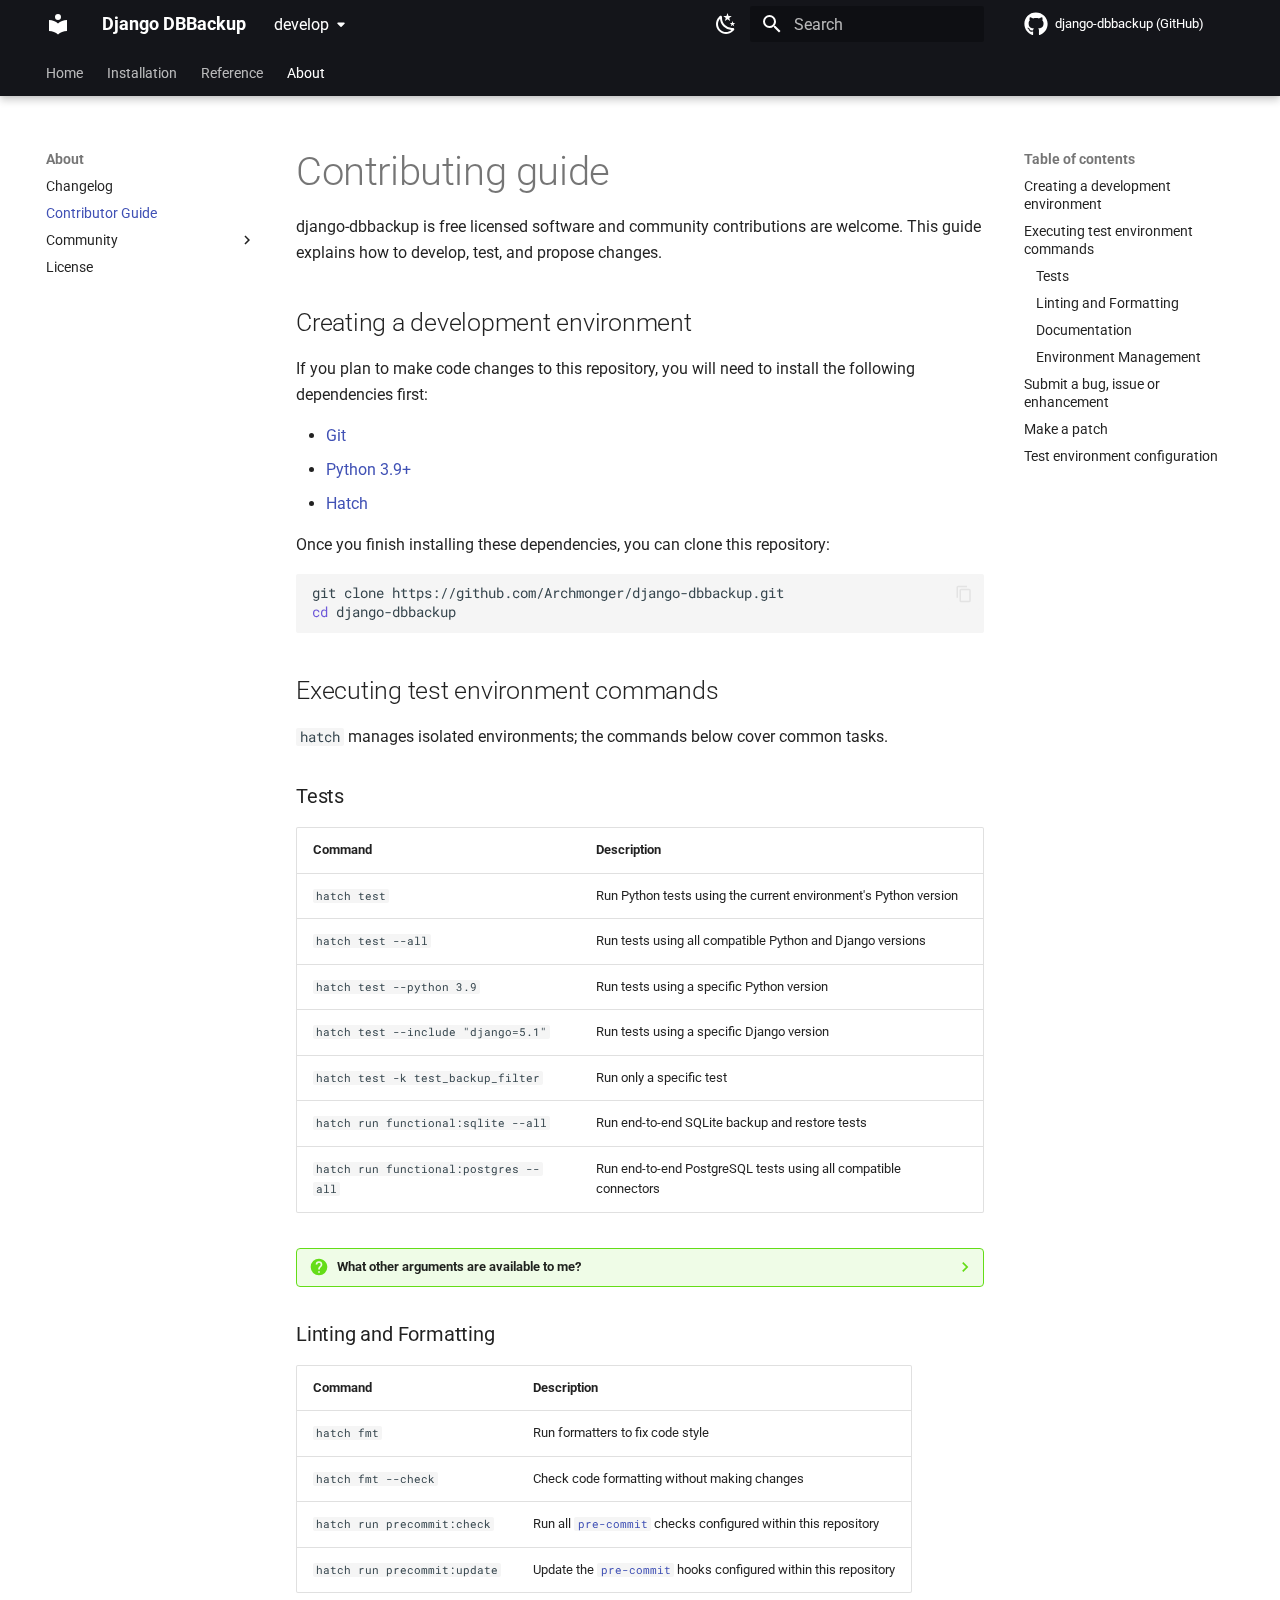
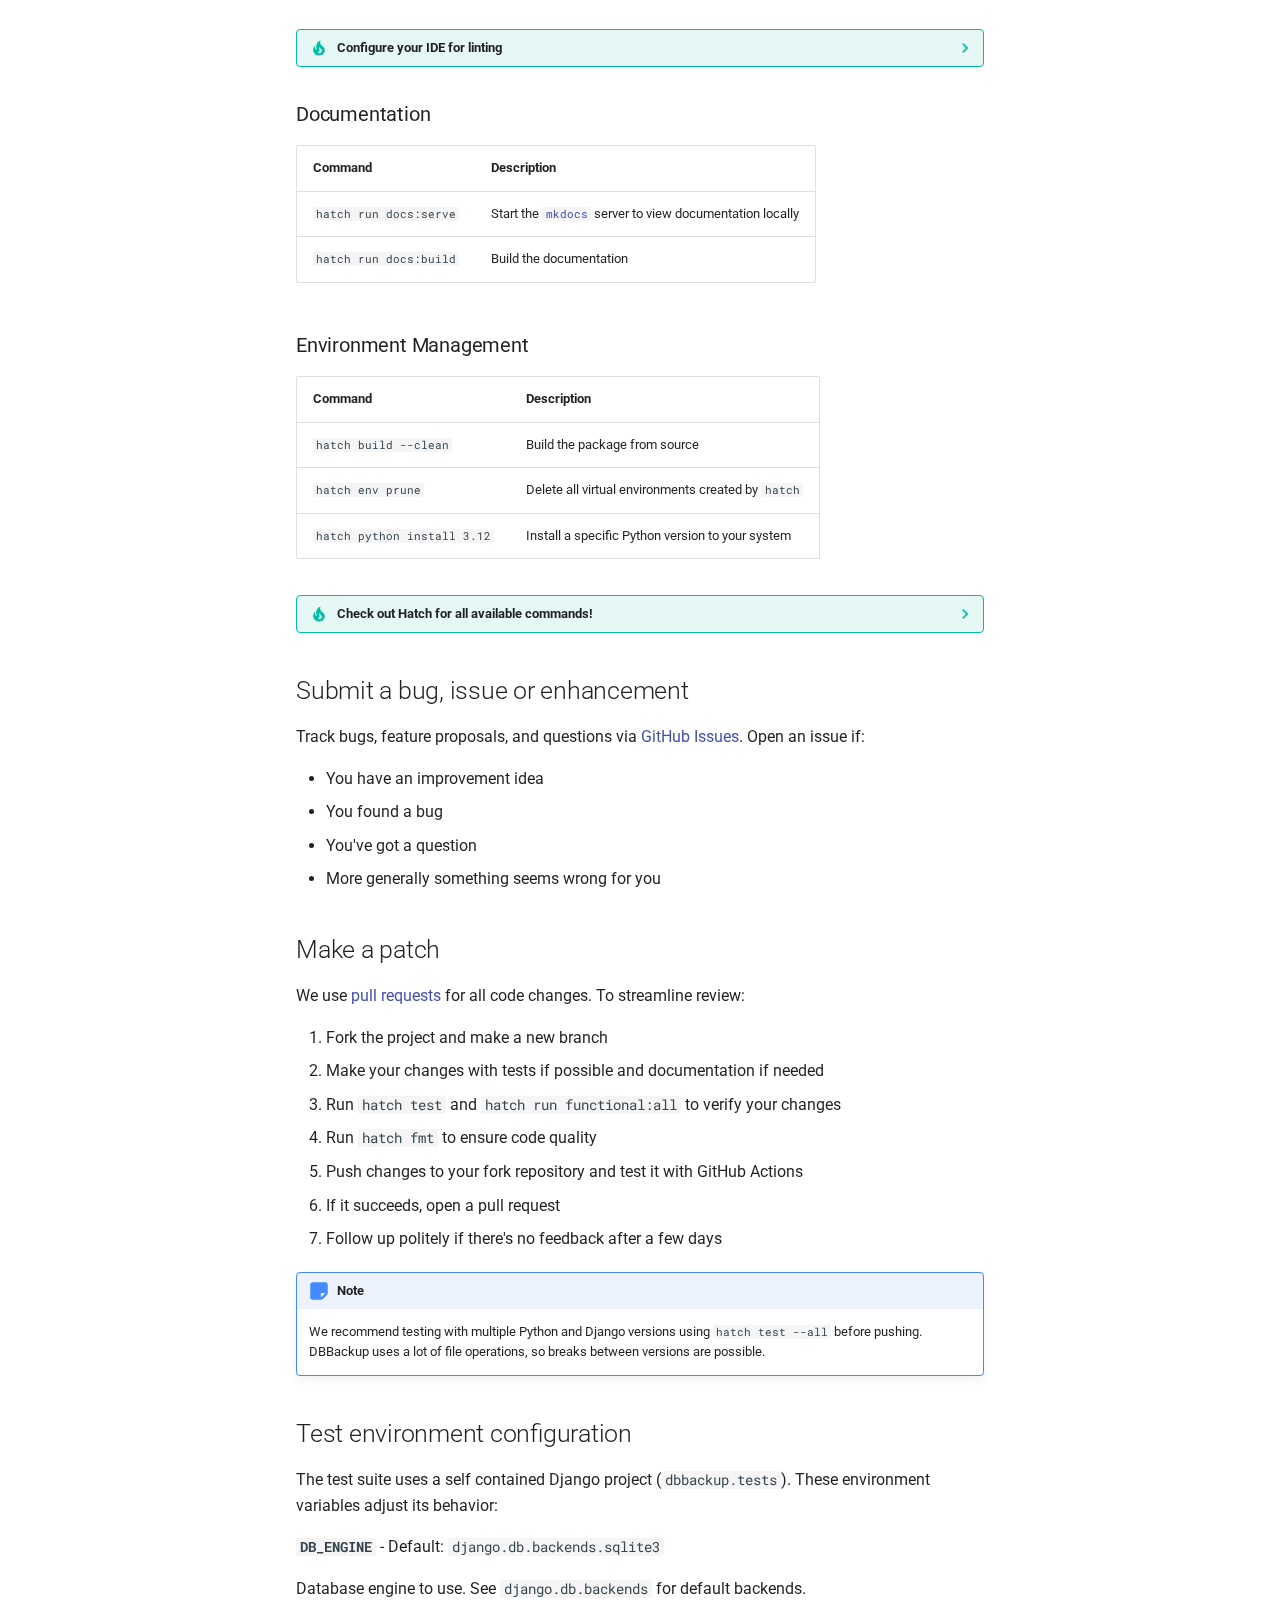
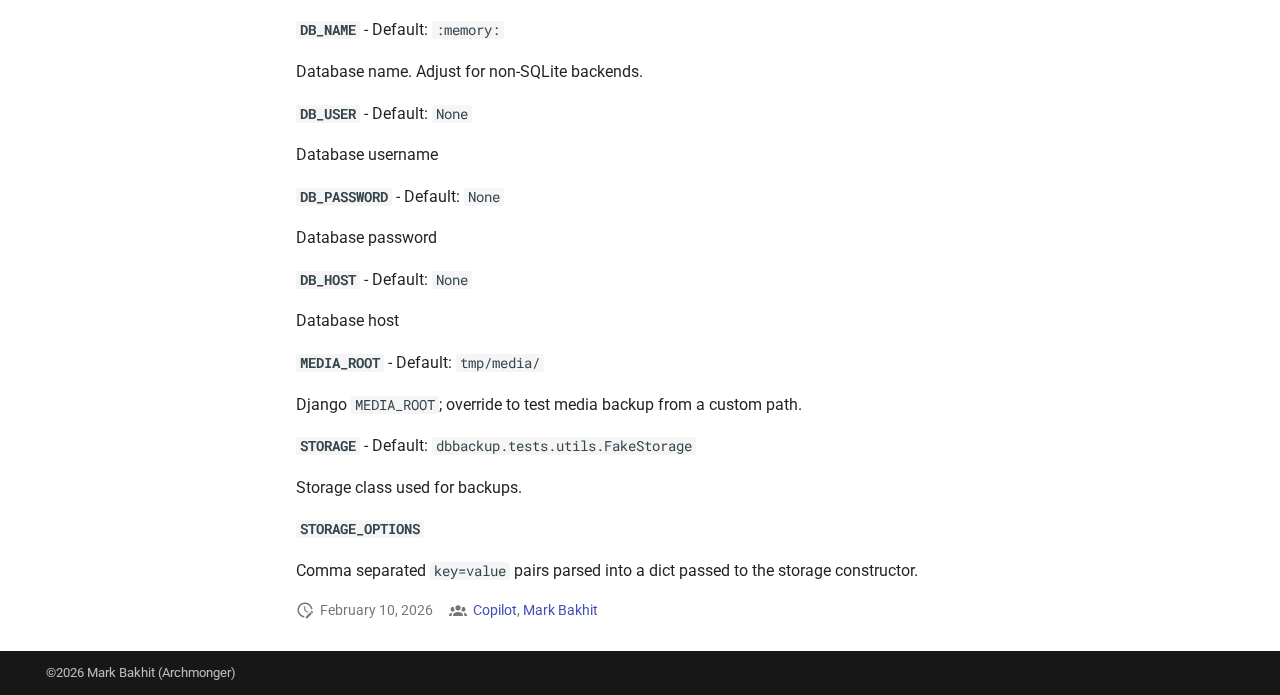
<file: develop/contributing/index.html>
<!doctype html><html lang=en class=no-js> <head><meta charset=utf-8><meta name=viewport content="width=device-width,initial-scale=1"><meta name=description content="This Django application provides management commands to help backup and restore your project database and media files with various storages such as Amazon S3, DropBox or local file system."><link href=https://archmonger.github.io/django-dbbackup/develop/contributing/ rel=canonical><link href=../changelog/ rel=prev><link href=../license/ rel=next><link rel=icon href=../assets/images/favicon.png><meta name=generator content="mkdocs-1.6.1, mkdocs-material-9.7.2"><title>Contributor Guide - Django DBBackup</title><link rel=stylesheet href=../assets/stylesheets/main.484c7ddc.min.css><link rel=stylesheet href=../assets/stylesheets/palette.ab4e12ef.min.css><style>:root{--md-admonition-icon--note:url('data:image/svg+xml;charset=utf-8,%3Csvg%20xmlns%3D%22http%3A//www.w3.org/2000/svg%22%20viewBox%3D%220%200%20448%20512%22%3E%3C%21--%21%20Font%20Awesome%20Free%207.1.0%20by%20%40fontawesome%20-%20https%3A//fontawesome.com%20License%20-%20https%3A//fontawesome.com/license/free%20%28Icons%3A%20CC%20BY%204.0%2C%20Fonts%3A%20SIL%20OFL%201.1%2C%20Code%3A%20MIT%20License%29%20Copyright%202025%20Fonticons%2C%20Inc.--%3E%3Cpath%20d%3D%22M64%20480c-35.3%200-64-28.7-64-64V96c0-35.3%2028.7-64%2064-64h320c35.3%200%2064%2028.7%2064%2064v213.5c0%2017-6.7%2033.3-18.7%2045.3L322.7%20461.3c-12%2012-28.3%2018.7-45.3%2018.7zm325.5-176H296c-13.3%200-24%2010.7-24%2024v93.5z%22/%3E%3C/svg%3E');}</style><link rel=preconnect href=https://fonts.gstatic.com crossorigin><link rel=stylesheet href="https://fonts.googleapis.com/css?family=Roboto:300,300i,400,400i,700,700i%7CRoboto+Mono:400,400i,700,700i&display=fallback"><style>:root{--md-text-font:"Roboto";--md-code-font:"Roboto Mono"}</style><link rel=stylesheet href=../assets/css/main.css><script>__md_scope=new URL("..",location),__md_hash=e=>[...e].reduce(((e,_)=>(e<<5)-e+_.charCodeAt(0)),0),__md_get=(e,_=localStorage,t=__md_scope)=>JSON.parse(_.getItem(t.pathname+"."+e)),__md_set=(e,_,t=localStorage,a=__md_scope)=>{try{t.setItem(a.pathname+"."+e,JSON.stringify(_))}catch(e){}}</script><script id=__analytics>function __md_analytics(){function e(){dataLayer.push(arguments)}window.dataLayer=window.dataLayer||[],e("js",new Date),e("config","G-BFHSW4Q4YW"),document.addEventListener("DOMContentLoaded",(function(){document.forms.search&&document.forms.search.query.addEventListener("blur",(function(){this.value&&e("event","search",{search_term:this.value})}));document$.subscribe((function(){var t=document.forms.feedback;if(void 0!==t)for(var a of t.querySelectorAll("[type=submit]"))a.addEventListener("click",(function(a){a.preventDefault();var n=document.location.pathname,d=this.getAttribute("data-md-value");e("event","feedback",{page:n,data:d}),t.firstElementChild.disabled=!0;var r=t.querySelector(".md-feedback__note [data-md-value='"+d+"']");r&&(r.hidden=!1)})),t.hidden=!1})),location$.subscribe((function(t){e("config","G-BFHSW4Q4YW",{page_path:t.pathname})}))}));var t=document.createElement("script");t.async=!0,t.src="https://www.googletagmanager.com/gtag/js?id=G-BFHSW4Q4YW",document.getElementById("__analytics").insertAdjacentElement("afterEnd",t)}</script><script>"undefined"!=typeof __md_analytics&&__md_analytics()</script></head> <body dir=ltr data-md-color-scheme=slate data-md-color-primary=black data-md-color-accent=blue> <input class=md-toggle data-md-toggle=drawer type=checkbox id=__drawer autocomplete=off> <input class=md-toggle data-md-toggle=search type=checkbox id=__search autocomplete=off> <label class=md-overlay for=__drawer></label> <div data-md-component=skip> <a href=#contributing-guide class=md-skip> Skip to content </a> </div> <div data-md-component=announce> </div> <div data-md-color-scheme=default data-md-component=outdated hidden> </div> <header class="md-header md-header--shadow md-header--lifted" data-md-component=header> <nav class="md-header__inner md-grid" aria-label=Header> <a href=.. title="Django DBBackup" class="md-header__button md-logo" aria-label="Django DBBackup" data-md-component=logo> <svg xmlns=http://www.w3.org/2000/svg viewbox="0 0 24 24"><path d="M12 8a3 3 0 0 0 3-3 3 3 0 0 0-3-3 3 3 0 0 0-3 3 3 3 0 0 0 3 3m0 3.54C9.64 9.35 6.5 8 3 8v11c3.5 0 6.64 1.35 9 3.54 2.36-2.19 5.5-3.54 9-3.54V8c-3.5 0-6.64 1.35-9 3.54"/></svg> </a> <label class="md-header__button md-icon" for=__drawer> <svg xmlns=http://www.w3.org/2000/svg viewbox="0 0 24 24"><path d="M3 6h18v2H3zm0 5h18v2H3zm0 5h18v2H3z"/></svg> </label> <div class=md-header__title data-md-component=header-title> <div class=md-header__ellipsis> <div class=md-header__topic> <span class=md-ellipsis> Django DBBackup </span> </div> <div class=md-header__topic data-md-component=header-topic> <span class=md-ellipsis> Contributor Guide </span> </div> </div> </div> <form class=md-header__option data-md-component=palette> <input class=md-option data-md-color-media="(prefers-color-scheme: dark)" data-md-color-scheme=slate data-md-color-primary=black data-md-color-accent=blue aria-label="Switch to light mode" type=radio name=__palette id=__palette_0> <label class="md-header__button md-icon" title="Switch to light mode" for=__palette_1 hidden> <svg xmlns=http://www.w3.org/2000/svg viewbox="0 0 24 24"><path d="m3.55 19.09 1.41 1.41 1.8-1.79-1.42-1.42M12 6c-3.31 0-6 2.69-6 6s2.69 6 6 6 6-2.69 6-6c0-3.32-2.69-6-6-6m8 7h3v-2h-3m-2.76 7.71 1.8 1.79 1.41-1.41-1.79-1.8M20.45 5l-1.41-1.4-1.8 1.79 1.42 1.42M13 1h-2v3h2M6.76 5.39 4.96 3.6 3.55 5l1.79 1.81zM1 13h3v-2H1m12 9h-2v3h2"/></svg> </label> <input class=md-option data-md-color-media="(prefers-color-scheme: light)" data-md-color-scheme=default data-md-color-primary=black data-md-color-accent=blue aria-label="Switch to dark mode" type=radio name=__palette id=__palette_1> <label class="md-header__button md-icon" title="Switch to dark mode" for=__palette_0 hidden> <svg xmlns=http://www.w3.org/2000/svg viewbox="0 0 24 24"><path d="m17.75 4.09-2.53 1.94.91 3.06-2.63-1.81-2.63 1.81.91-3.06-2.53-1.94L12.44 4l1.06-3 1.06 3zm3.5 6.91-1.64 1.25.59 1.98-1.7-1.17-1.7 1.17.59-1.98L15.75 11l2.06-.05L18.5 9l.69 1.95zm-2.28 4.95c.83-.08 1.72 1.1 1.19 1.85-.32.45-.66.87-1.08 1.27C15.17 23 8.84 23 4.94 19.07c-3.91-3.9-3.91-10.24 0-14.14.4-.4.82-.76 1.27-1.08.75-.53 1.93.36 1.85 1.19-.27 2.86.69 5.83 2.89 8.02a9.96 9.96 0 0 0 8.02 2.89m-1.64 2.02a12.08 12.08 0 0 1-7.8-3.47c-2.17-2.19-3.33-5-3.49-7.82-2.81 3.14-2.7 7.96.31 10.98 3.02 3.01 7.84 3.12 10.98.31"/></svg> </label> </form> <script>var palette=__md_get("__palette");if(palette&&palette.color){if("(prefers-color-scheme)"===palette.color.media){var media=matchMedia("(prefers-color-scheme: light)"),input=document.querySelector(media.matches?"[data-md-color-media='(prefers-color-scheme: light)']":"[data-md-color-media='(prefers-color-scheme: dark)']");palette.color.media=input.getAttribute("data-md-color-media"),palette.color.scheme=input.getAttribute("data-md-color-scheme"),palette.color.primary=input.getAttribute("data-md-color-primary"),palette.color.accent=input.getAttribute("data-md-color-accent")}for(var[key,value]of Object.entries(palette.color))document.body.setAttribute("data-md-color-"+key,value)}</script> <label class="md-header__button md-icon" for=__search> <svg xmlns=http://www.w3.org/2000/svg viewbox="0 0 24 24"><path d="M9.5 3A6.5 6.5 0 0 1 16 9.5c0 1.61-.59 3.09-1.56 4.23l.27.27h.79l5 5-1.5 1.5-5-5v-.79l-.27-.27A6.52 6.52 0 0 1 9.5 16 6.5 6.5 0 0 1 3 9.5 6.5 6.5 0 0 1 9.5 3m0 2C7 5 5 7 5 9.5S7 14 9.5 14 14 12 14 9.5 12 5 9.5 5"/></svg> </label> <div class=md-search data-md-component=search role=dialog> <label class=md-search__overlay for=__search></label> <div class=md-search__inner role=search> <form class=md-search__form name=search> <input type=text class=md-search__input name=query aria-label=Search placeholder=Search autocapitalize=off autocorrect=off autocomplete=off spellcheck=false data-md-component=search-query required> <label class="md-search__icon md-icon" for=__search> <svg xmlns=http://www.w3.org/2000/svg viewbox="0 0 24 24"><path d="M9.5 3A6.5 6.5 0 0 1 16 9.5c0 1.61-.59 3.09-1.56 4.23l.27.27h.79l5 5-1.5 1.5-5-5v-.79l-.27-.27A6.52 6.52 0 0 1 9.5 16 6.5 6.5 0 0 1 3 9.5 6.5 6.5 0 0 1 9.5 3m0 2C7 5 5 7 5 9.5S7 14 9.5 14 14 12 14 9.5 12 5 9.5 5"/></svg> <svg xmlns=http://www.w3.org/2000/svg viewbox="0 0 24 24"><path d="M20 11v2H8l5.5 5.5-1.42 1.42L4.16 12l7.92-7.92L13.5 5.5 8 11z"/></svg> </label> <nav class=md-search__options aria-label=Search> <button type=reset class="md-search__icon md-icon" title=Clear aria-label=Clear tabindex=-1> <svg xmlns=http://www.w3.org/2000/svg viewbox="0 0 24 24"><path d="M19 6.41 17.59 5 12 10.59 6.41 5 5 6.41 10.59 12 5 17.59 6.41 19 12 13.41 17.59 19 19 17.59 13.41 12z"/></svg> </button> </nav> </form> <div class=md-search__output> <div class=md-search__scrollwrap tabindex=0 data-md-scrollfix> <div class=md-search-result data-md-component=search-result> <div class=md-search-result__meta> Initializing search </div> <ol class=md-search-result__list role=presentation></ol> </div> </div> </div> </div> </div> <div class=md-header__source> <a href=https://github.com/Archmonger/django-dbbackup title="Go to repository" class=md-source data-md-component=source> <div class="md-source__icon md-icon"> <svg xmlns=http://www.w3.org/2000/svg viewbox="0 0 512 512"><!-- Font Awesome Free 7.1.0 by @fontawesome - https://fontawesome.com License - https://fontawesome.com/license/free (Icons: CC BY 4.0, Fonts: SIL OFL 1.1, Code: MIT License) Copyright 2025 Fonticons, Inc.--><path d="M173.9 397.4c0 2-2.3 3.6-5.2 3.6-3.3.3-5.6-1.3-5.6-3.6 0-2 2.3-3.6 5.2-3.6 3-.3 5.6 1.3 5.6 3.6m-31.1-4.5c-.7 2 1.3 4.3 4.3 4.9 2.6 1 5.6 0 6.2-2s-1.3-4.3-4.3-5.2c-2.6-.7-5.5.3-6.2 2.3m44.2-1.7c-2.9.7-4.9 2.6-4.6 4.9.3 2 2.9 3.3 5.9 2.6 2.9-.7 4.9-2.6 4.6-4.6-.3-1.9-3-3.2-5.9-2.9M252.8 8C114.1 8 8 113.3 8 252c0 110.9 69.8 205.8 169.5 239.2 12.8 2.3 17.3-5.6 17.3-12.1 0-6.2-.3-40.4-.3-61.4 0 0-70 15-84.7-29.8 0 0-11.4-29.1-27.8-36.6 0 0-22.9-15.7 1.6-15.4 0 0 24.9 2 38.6 25.8 21.9 38.6 58.6 27.5 72.9 20.9 2.3-16 8.8-27.1 16-33.7-55.9-6.2-112.3-14.3-112.3-110.5 0-27.5 7.6-41.3 23.6-58.9-2.6-6.5-11.1-33.3 2.6-67.9 20.9-6.5 69 27 69 27 20-5.6 41.5-8.5 62.8-8.5s42.8 2.9 62.8 8.5c0 0 48.1-33.6 69-27 13.7 34.7 5.2 61.4 2.6 67.9 16 17.7 25.8 31.5 25.8 58.9 0 96.5-58.9 104.2-114.8 110.5 9.2 7.9 17 22.9 17 46.4 0 33.7-.3 75.4-.3 83.6 0 6.5 4.6 14.4 17.3 12.1C436.2 457.8 504 362.9 504 252 504 113.3 391.5 8 252.8 8M105.2 352.9c-1.3 1-1 3.3.7 5.2 1.6 1.6 3.9 2.3 5.2 1 1.3-1 1-3.3-.7-5.2-1.6-1.6-3.9-2.3-5.2-1m-10.8-8.1c-.7 1.3.3 2.9 2.3 3.9 1.6 1 3.6.7 4.3-.7.7-1.3-.3-2.9-2.3-3.9-2-.6-3.6-.3-4.3.7m32.4 35.6c-1.6 1.3-1 4.3 1.3 6.2 2.3 2.3 5.2 2.6 6.5 1 1.3-1.3.7-4.3-1.3-6.2-2.2-2.3-5.2-2.6-6.5-1m-11.4-14.7c-1.6 1-1.6 3.6 0 5.9s4.3 3.3 5.6 2.3c1.6-1.3 1.6-3.9 0-6.2-1.4-2.3-4-3.3-5.6-2"/></svg> </div> <div class=md-source__repository> django-dbbackup (GitHub) </div> </a> </div> </nav> <nav class=md-tabs aria-label=Tabs data-md-component=tabs> <div class=md-grid> <ul class=md-tabs__list> <li class=md-tabs__item> <a href=.. class=md-tabs__link> Home </a> </li> <li class=md-tabs__item> <a href=../installation/ class=md-tabs__link> Installation </a> </li> <li class=md-tabs__item> <a href=../configuration/ class=md-tabs__link> Reference </a> </li> <li class="md-tabs__item md-tabs__item--active"> <a href=../changelog/ class=md-tabs__link> About </a> </li> </ul> </div> </nav> </header> <div class=md-container data-md-component=container> <main class=md-main data-md-component=main> <div class="md-main__inner md-grid"> <div class="md-sidebar md-sidebar--primary" data-md-component=sidebar data-md-type=navigation> <div class=md-sidebar__scrollwrap> <div class=md-sidebar__inner> <nav class="md-nav md-nav--primary md-nav--lifted" aria-label=Navigation data-md-level=0> <label class=md-nav__title for=__drawer> <a href=.. title="Django DBBackup" class="md-nav__button md-logo" aria-label="Django DBBackup" data-md-component=logo> <svg xmlns=http://www.w3.org/2000/svg viewbox="0 0 24 24"><path d="M12 8a3 3 0 0 0 3-3 3 3 0 0 0-3-3 3 3 0 0 0-3 3 3 3 0 0 0 3 3m0 3.54C9.64 9.35 6.5 8 3 8v11c3.5 0 6.64 1.35 9 3.54 2.36-2.19 5.5-3.54 9-3.54V8c-3.5 0-6.64 1.35-9 3.54"/></svg> </a> Django DBBackup </label> <div class=md-nav__source> <a href=https://github.com/Archmonger/django-dbbackup title="Go to repository" class=md-source data-md-component=source> <div class="md-source__icon md-icon"> <svg xmlns=http://www.w3.org/2000/svg viewbox="0 0 512 512"><!-- Font Awesome Free 7.1.0 by @fontawesome - https://fontawesome.com License - https://fontawesome.com/license/free (Icons: CC BY 4.0, Fonts: SIL OFL 1.1, Code: MIT License) Copyright 2025 Fonticons, Inc.--><path d="M173.9 397.4c0 2-2.3 3.6-5.2 3.6-3.3.3-5.6-1.3-5.6-3.6 0-2 2.3-3.6 5.2-3.6 3-.3 5.6 1.3 5.6 3.6m-31.1-4.5c-.7 2 1.3 4.3 4.3 4.9 2.6 1 5.6 0 6.2-2s-1.3-4.3-4.3-5.2c-2.6-.7-5.5.3-6.2 2.3m44.2-1.7c-2.9.7-4.9 2.6-4.6 4.9.3 2 2.9 3.3 5.9 2.6 2.9-.7 4.9-2.6 4.6-4.6-.3-1.9-3-3.2-5.9-2.9M252.8 8C114.1 8 8 113.3 8 252c0 110.9 69.8 205.8 169.5 239.2 12.8 2.3 17.3-5.6 17.3-12.1 0-6.2-.3-40.4-.3-61.4 0 0-70 15-84.7-29.8 0 0-11.4-29.1-27.8-36.6 0 0-22.9-15.7 1.6-15.4 0 0 24.9 2 38.6 25.8 21.9 38.6 58.6 27.5 72.9 20.9 2.3-16 8.8-27.1 16-33.7-55.9-6.2-112.3-14.3-112.3-110.5 0-27.5 7.6-41.3 23.6-58.9-2.6-6.5-11.1-33.3 2.6-67.9 20.9-6.5 69 27 69 27 20-5.6 41.5-8.5 62.8-8.5s42.8 2.9 62.8 8.5c0 0 48.1-33.6 69-27 13.7 34.7 5.2 61.4 2.6 67.9 16 17.7 25.8 31.5 25.8 58.9 0 96.5-58.9 104.2-114.8 110.5 9.2 7.9 17 22.9 17 46.4 0 33.7-.3 75.4-.3 83.6 0 6.5 4.6 14.4 17.3 12.1C436.2 457.8 504 362.9 504 252 504 113.3 391.5 8 252.8 8M105.2 352.9c-1.3 1-1 3.3.7 5.2 1.6 1.6 3.9 2.3 5.2 1 1.3-1 1-3.3-.7-5.2-1.6-1.6-3.9-2.3-5.2-1m-10.8-8.1c-.7 1.3.3 2.9 2.3 3.9 1.6 1 3.6.7 4.3-.7.7-1.3-.3-2.9-2.3-3.9-2-.6-3.6-.3-4.3.7m32.4 35.6c-1.6 1.3-1 4.3 1.3 6.2 2.3 2.3 5.2 2.6 6.5 1 1.3-1.3.7-4.3-1.3-6.2-2.2-2.3-5.2-2.6-6.5-1m-11.4-14.7c-1.6 1-1.6 3.6 0 5.9s4.3 3.3 5.6 2.3c1.6-1.3 1.6-3.9 0-6.2-1.4-2.3-4-3.3-5.6-2"/></svg> </div> <div class=md-source__repository> django-dbbackup (GitHub) </div> </a> </div> <ul class=md-nav__list data-md-scrollfix> <li class=md-nav__item> <a href=.. class=md-nav__link> <span class=md-ellipsis> Home </span> </a> </li> <li class=md-nav__item> <a href=../installation/ class=md-nav__link> <span class=md-ellipsis> Installation </span> </a> </li> <li class="md-nav__item md-nav__item--nested"> <input class="md-nav__toggle md-toggle " type=checkbox id=__nav_3> <label class=md-nav__link for=__nav_3 id=__nav_3_label tabindex=0> <span class=md-ellipsis> Reference </span> <span class="md-nav__icon md-icon"></span> </label> <nav class=md-nav data-md-level=1 aria-labelledby=__nav_3_label aria-expanded=false> <label class=md-nav__title for=__nav_3> <span class="md-nav__icon md-icon"></span> Reference </label> <ul class=md-nav__list data-md-scrollfix> <li class=md-nav__item> <a href=../configuration/ class=md-nav__link> <span class=md-ellipsis> Configuration </span> </a> </li> <li class=md-nav__item> <a href=../databases/ class=md-nav__link> <span class=md-ellipsis> Databases </span> </a> </li> <li class=md-nav__item> <a href=../storage/ class=md-nav__link> <span class=md-ellipsis> Storage </span> </a> </li> <li class=md-nav__item> <a href=../commands/ class=md-nav__link> <span class=md-ellipsis> Commands </span> </a> </li> <li class=md-nav__item> <a href=../signals/ class=md-nav__link> <span class=md-ellipsis> Signals </span> </a> </li> <li class=md-nav__item> <a href=../integration/ class=md-nav__link> <span class=md-ellipsis> Integration </span> </a> </li> </ul> </nav> </li> <li class="md-nav__item md-nav__item--active md-nav__item--section md-nav__item--nested"> <input class="md-nav__toggle md-toggle " type=checkbox id=__nav_4 checked> <label class=md-nav__link for=__nav_4 id=__nav_4_label tabindex> <span class=md-ellipsis> About </span> <span class="md-nav__icon md-icon"></span> </label> <nav class=md-nav data-md-level=1 aria-labelledby=__nav_4_label aria-expanded=true> <label class=md-nav__title for=__nav_4> <span class="md-nav__icon md-icon"></span> About </label> <ul class=md-nav__list data-md-scrollfix> <li class=md-nav__item> <a href=../changelog/ class=md-nav__link> <span class=md-ellipsis> Changelog </span> </a> </li> <li class="md-nav__item md-nav__item--active"> <input class="md-nav__toggle md-toggle" type=checkbox id=__toc> <label class="md-nav__link md-nav__link--active" for=__toc> <span class=md-ellipsis> Contributor Guide </span> <span class="md-nav__icon md-icon"></span> </label> <a href=./ class="md-nav__link md-nav__link--active"> <span class=md-ellipsis> Contributor Guide </span> </a> <nav class="md-nav md-nav--secondary" aria-label="Table of contents"> <label class=md-nav__title for=__toc> <span class="md-nav__icon md-icon"></span> Table of contents </label> <ul class=md-nav__list data-md-component=toc data-md-scrollfix> <li class=md-nav__item> <a href=#creating-a-development-environment class=md-nav__link> <span class=md-ellipsis> Creating a development environment </span> </a> </li> <li class=md-nav__item> <a href=#executing-test-environment-commands class=md-nav__link> <span class=md-ellipsis> Executing test environment commands </span> </a> <nav class=md-nav aria-label="Executing test environment commands"> <ul class=md-nav__list> <li class=md-nav__item> <a href=#tests class=md-nav__link> <span class=md-ellipsis> Tests </span> </a> </li> <li class=md-nav__item> <a href=#linting-and-formatting class=md-nav__link> <span class=md-ellipsis> Linting and Formatting </span> </a> </li> <li class=md-nav__item> <a href=#documentation class=md-nav__link> <span class=md-ellipsis> Documentation </span> </a> </li> <li class=md-nav__item> <a href=#environment-management class=md-nav__link> <span class=md-ellipsis> Environment Management </span> </a> </li> </ul> </nav> </li> <li class=md-nav__item> <a href=#submit-a-bug-issue-or-enhancement class=md-nav__link> <span class=md-ellipsis> Submit a bug, issue or enhancement </span> </a> </li> <li class=md-nav__item> <a href=#make-a-patch class=md-nav__link> <span class=md-ellipsis> Make a patch </span> </a> </li> <li class=md-nav__item> <a href=#test-environment-configuration class=md-nav__link> <span class=md-ellipsis> Test environment configuration </span> </a> </li> </ul> </nav> </li> <li class="md-nav__item md-nav__item--nested"> <input class="md-nav__toggle md-toggle " type=checkbox id=__nav_4_3> <label class=md-nav__link for=__nav_4_3 id=__nav_4_3_label tabindex=0> <span class=md-ellipsis> Community </span> <span class="md-nav__icon md-icon"></span> </label> <nav class=md-nav data-md-level=2 aria-labelledby=__nav_4_3_label aria-expanded=false> <label class=md-nav__title for=__nav_4_3> <span class="md-nav__icon md-icon"></span> Community </label> <ul class=md-nav__list data-md-scrollfix> <li class=md-nav__item> <a href=https://github.com/Archmonger/django-dbbackup/discussions class=md-nav__link> <span class=md-ellipsis> GitHub Discussions </span> </a> </li> </ul> </nav> </li> <li class=md-nav__item> <a href=../license/ class=md-nav__link> <span class=md-ellipsis> License </span> </a> </li> </ul> </nav> </li> </ul> </nav> </div> </div> </div> <div class="md-sidebar md-sidebar--secondary" data-md-component=sidebar data-md-type=toc> <div class=md-sidebar__scrollwrap> <div class=md-sidebar__inner> <nav class="md-nav md-nav--secondary" aria-label="Table of contents"> <label class=md-nav__title for=__toc> <span class="md-nav__icon md-icon"></span> Table of contents </label> <ul class=md-nav__list data-md-component=toc data-md-scrollfix> <li class=md-nav__item> <a href=#creating-a-development-environment class=md-nav__link> <span class=md-ellipsis> Creating a development environment </span> </a> </li> <li class=md-nav__item> <a href=#executing-test-environment-commands class=md-nav__link> <span class=md-ellipsis> Executing test environment commands </span> </a> <nav class=md-nav aria-label="Executing test environment commands"> <ul class=md-nav__list> <li class=md-nav__item> <a href=#tests class=md-nav__link> <span class=md-ellipsis> Tests </span> </a> </li> <li class=md-nav__item> <a href=#linting-and-formatting class=md-nav__link> <span class=md-ellipsis> Linting and Formatting </span> </a> </li> <li class=md-nav__item> <a href=#documentation class=md-nav__link> <span class=md-ellipsis> Documentation </span> </a> </li> <li class=md-nav__item> <a href=#environment-management class=md-nav__link> <span class=md-ellipsis> Environment Management </span> </a> </li> </ul> </nav> </li> <li class=md-nav__item> <a href=#submit-a-bug-issue-or-enhancement class=md-nav__link> <span class=md-ellipsis> Submit a bug, issue or enhancement </span> </a> </li> <li class=md-nav__item> <a href=#make-a-patch class=md-nav__link> <span class=md-ellipsis> Make a patch </span> </a> </li> <li class=md-nav__item> <a href=#test-environment-configuration class=md-nav__link> <span class=md-ellipsis> Test environment configuration </span> </a> </li> </ul> </nav> </div> </div> </div> <div class=md-content data-md-component=content> <article class="md-content__inner md-typeset"> <h1 id=contributing-guide>Contributing guide<a class=headerlink href=#contributing-guide title="Permanent link">&para;</a></h1> <p>django-dbbackup is free licensed software and community contributions are welcome. This guide explains how to develop, test, and propose changes.</p> <h2 id=creating-a-development-environment>Creating a development environment<a class=headerlink href=#creating-a-development-environment title="Permanent link">&para;</a></h2> <p>If you plan to make code changes to this repository, you will need to install the following dependencies first:</p> <ul> <li><a href=https://git-scm.com/downloads>Git</a></li> <li><a href=https://www.python.org/downloads/ >Python 3.9+</a></li> <li><a href=https://hatch.pypa.io/latest/ >Hatch</a></li> </ul> <p>Once you finish installing these dependencies, you can clone this repository:</p> <div class=highlight><pre><span></span><code>git<span class=w> </span>clone<span class=w> </span>https://github.com/Archmonger/django-dbbackup.git
<span class=nb>cd</span><span class=w> </span>django-dbbackup
</code></pre></div> <h2 id=executing-test-environment-commands>Executing test environment commands<a class=headerlink href=#executing-test-environment-commands title="Permanent link">&para;</a></h2> <p><code>hatch</code> manages isolated environments; the commands below cover common tasks.</p> <h3 id=tests>Tests<a class=headerlink href=#tests title="Permanent link">&para;</a></h3> <table> <thead> <tr> <th>Command</th> <th>Description</th> </tr> </thead> <tbody> <tr> <td><code>hatch test</code></td> <td>Run Python tests using the current environment's Python version</td> </tr> <tr> <td><code>hatch test --all</code></td> <td>Run tests using all compatible Python and Django versions</td> </tr> <tr> <td><code>hatch test --python 3.9</code></td> <td>Run tests using a specific Python version</td> </tr> <tr> <td><code>hatch test --include "django=5.1"</code></td> <td>Run tests using a specific Django version</td> </tr> <tr> <td><code>hatch test -k test_backup_filter</code></td> <td>Run only a specific test</td> </tr> <tr> <td><code>hatch run functional:sqlite --all</code></td> <td>Run end-to-end SQLite backup and restore tests</td> </tr> <tr> <td><code>hatch run functional:postgres --all</code></td> <td>Run end-to-end PostgreSQL tests using all compatible connectors</td> </tr> </tbody> </table> <details class=question> <summary>What other arguments are available to me?</summary> <p>The <code>hatch test</code> command is a wrapper for <code>pytest</code>. Hatch "intercepts" a handful of arguments, which can be previewed by typing <code>hatch test --help</code>.</p> <p>Any additional arguments in the <code>test</code> command are directly passed on to pytest. See the <a href=https://docs.pytest.org/en/stable/reference/reference.html#command-line-flags>pytest documentation</a> for what additional arguments are available.</p> </details> <h3 id=linting-and-formatting>Linting and Formatting<a class=headerlink href=#linting-and-formatting title="Permanent link">&para;</a></h3> <table> <thead> <tr> <th>Command</th> <th>Description</th> </tr> </thead> <tbody> <tr> <td><code>hatch fmt</code></td> <td>Run formatters to fix code style</td> </tr> <tr> <td><code>hatch fmt --check</code></td> <td>Check code formatting without making changes</td> </tr> <tr> <td><code>hatch run precommit:check</code></td> <td>Run all <a href=https://pre-commit.com/ ><code>pre-commit</code></a> checks configured within this repository</td> </tr> <tr> <td><code>hatch run precommit:update</code></td> <td>Update the <a href=https://pre-commit.com/ ><code>pre-commit</code></a> hooks configured within this repository</td> </tr> </tbody> </table> <details class=tip> <summary>Configure your IDE for linting</summary> <p>This repository uses <code>ruff</code> for linting and formatting.</p> <p>You can install <code>ruff</code> as a plugin to your preferred code editor to create a similar environment.</p> </details> <h3 id=documentation>Documentation<a class=headerlink href=#documentation title="Permanent link">&para;</a></h3> <table> <thead> <tr> <th>Command</th> <th>Description</th> </tr> </thead> <tbody> <tr> <td><code>hatch run docs:serve</code></td> <td>Start the <a href=https://www.mkdocs.org/ ><code>mkdocs</code></a> server to view documentation locally</td> </tr> <tr> <td><code>hatch run docs:build</code></td> <td>Build the documentation</td> </tr> </tbody> </table> <h3 id=environment-management>Environment Management<a class=headerlink href=#environment-management title="Permanent link">&para;</a></h3> <table> <thead> <tr> <th>Command</th> <th>Description</th> </tr> </thead> <tbody> <tr> <td><code>hatch build --clean</code></td> <td>Build the package from source</td> </tr> <tr> <td><code>hatch env prune</code></td> <td>Delete all virtual environments created by <code>hatch</code></td> </tr> <tr> <td><code>hatch python install 3.12</code></td> <td>Install a specific Python version to your system</td> </tr> </tbody> </table> <details class=tip> <summary>Check out Hatch for all available commands!</summary> <p>This documentation only covers commonly used commands.</p> <p>You can type <code>hatch --help</code> to see all available commands.</p> </details> <h2 id=submit-a-bug-issue-or-enhancement>Submit a bug, issue or enhancement<a class=headerlink href=#submit-a-bug-issue-or-enhancement title="Permanent link">&para;</a></h2> <p>Track bugs, feature proposals, and questions via <a href=https://github.com/Archmonger/django-dbbackup/issues>GitHub Issues</a>. Open an issue if:</p> <ul> <li>You have an improvement idea</li> <li>You found a bug</li> <li>You've got a question</li> <li>More generally something seems wrong for you</li> </ul> <h2 id=make-a-patch>Make a patch<a class=headerlink href=#make-a-patch title="Permanent link">&para;</a></h2> <p>We use <a href=https://github.com/Archmonger/django-dbbackup/pulls>pull requests</a> for all code changes. To streamline review:</p> <ol> <li>Fork the project and make a new branch</li> <li>Make your changes with tests if possible and documentation if needed</li> <li>Run <code>hatch test</code> and <code>hatch run functional:all</code> to verify your changes</li> <li>Run <code>hatch fmt</code> to ensure code quality</li> <li>Push changes to your fork repository and test it with GitHub Actions</li> <li>If it succeeds, open a pull request</li> <li>Follow up politely if there's no feedback after a few days</li> </ol> <div class="admonition note"> <p class=admonition-title>Note</p> <p>We recommend testing with multiple Python and Django versions using <code>hatch test --all</code> before pushing. DBBackup uses a lot of file operations, so breaks between versions are possible.</p> </div> <h2 id=test-environment-configuration>Test environment configuration<a class=headerlink href=#test-environment-configuration title="Permanent link">&para;</a></h2> <p>The test suite uses a self contained Django project (<code>dbbackup.tests</code>). These environment variables adjust its behavior:</p> <p><strong><code>DB_ENGINE</code></strong> - Default: <code>django.db.backends.sqlite3</code></p> <p>Database engine to use. See <code>django.db.backends</code> for default backends.</p> <p><strong><code>DB_NAME</code></strong> - Default: <code>:memory:</code></p> <p>Database name. Adjust for non-SQLite backends.</p> <p><strong><code>DB_USER</code></strong> - Default: <code>None</code></p> <p>Database username</p> <p><strong><code>DB_PASSWORD</code></strong> - Default: <code>None</code></p> <p>Database password</p> <p><strong><code>DB_HOST</code></strong> - Default: <code>None</code></p> <p>Database host</p> <p><strong><code>MEDIA_ROOT</code></strong> - Default: <code>tmp/media/</code></p> <p>Django <code>MEDIA_ROOT</code>; override to test media backup from a custom path.</p> <p><strong><code>STORAGE</code></strong> - Default: <code>dbbackup.tests.utils.FakeStorage</code></p> <p>Storage class used for backups.</p> <p><strong><code>STORAGE_OPTIONS</code></strong></p> <p>Comma separated <code>key=value</code> pairs parsed into a dict passed to the storage constructor.</p> <aside class=md-source-file> <span class=md-source-file__fact> <span class=md-icon title="Last update"> <svg xmlns=http://www.w3.org/2000/svg viewbox="0 0 24 24"><path d="M21 13.1c-.1 0-.3.1-.4.2l-1 1 2.1 2.1 1-1c.2-.2.2-.6 0-.8l-1.3-1.3c-.1-.1-.2-.2-.4-.2m-1.9 1.8-6.1 6V23h2.1l6.1-6.1zM12.5 7v5.2l4 2.4-1 1L11 13V7zM11 21.9c-5.1-.5-9-4.8-9-9.9C2 6.5 6.5 2 12 2c5.3 0 9.6 4.1 10 9.3-.3-.1-.6-.2-1-.2s-.7.1-1 .2C19.6 7.2 16.2 4 12 4c-4.4 0-8 3.6-8 8 0 4.1 3.1 7.5 7.1 7.9l-.1.2z"/></svg> </span> <span class="git-revision-date-localized-plugin git-revision-date-localized-plugin-date" title="February 10, 2026 01:48:21 UTC">February 10, 2026</span> </span> <span class=md-source-file__fact> <span class=md-icon title=Contributors> <svg xmlns=http://www.w3.org/2000/svg viewbox="0 0 24 24"><path d="M12 5.5A3.5 3.5 0 0 1 15.5 9a3.5 3.5 0 0 1-3.5 3.5A3.5 3.5 0 0 1 8.5 9 3.5 3.5 0 0 1 12 5.5M5 8c.56 0 1.08.15 1.53.42-.15 1.43.27 2.85 1.13 3.96C7.16 13.34 6.16 14 5 14a3 3 0 0 1-3-3 3 3 0 0 1 3-3m14 0a3 3 0 0 1 3 3 3 3 0 0 1-3 3c-1.16 0-2.16-.66-2.66-1.62a5.54 5.54 0 0 0 1.13-3.96c.45-.27.97-.42 1.53-.42M5.5 18.25c0-2.07 2.91-3.75 6.5-3.75s6.5 1.68 6.5 3.75V20h-13zM0 20v-1.5c0-1.39 1.89-2.56 4.45-2.9-.59.68-.95 1.62-.95 2.65V20zm24 0h-3.5v-1.75c0-1.03-.36-1.97-.95-2.65 2.56.34 4.45 1.51 4.45 2.9z"/></svg> </span> <nav> <a href=mailto:198982749+copilot@users.noreply.github.com>Copilot</a>, <a href=mailto:archiethemonger@gmail.com>Mark Bakhit</a> </nav> </span> </aside> </article> </div> <script>var target=document.getElementById(location.hash.slice(1));target&&target.name&&(target.checked=target.name.startsWith("__tabbed_"))</script> </div> <button type=button class="md-top md-icon" data-md-component=top hidden> <svg xmlns=http://www.w3.org/2000/svg viewbox="0 0 24 24"><path d="M13 20h-2V8l-5.5 5.5-1.42-1.42L12 4.16l7.92 7.92-1.42 1.42L13 8z"/></svg> Back to top </button> </main> <footer class=md-footer> <div class="md-footer-meta md-typeset"> <div class="md-footer-meta__inner md-grid"> <div class=md-copyright> <div class=md-copyright__highlight> &copy;<div id=year></div> <script>document.getElementById("year").innerHTML = new Date().getFullYear();</script> Mark Bakhit (Archmonger) </div> </div> </div> </div> </footer> </div> <div class=md-dialog data-md-component=dialog> <div class="md-dialog__inner md-typeset"></div> </div> <script id=__config type=application/json>{"annotate": null, "base": "..", "features": ["navigation.tabs", "navigation.tabs.sticky", "navigation.top", "content.code.copy", "search.highlight"], "search": "../assets/javascripts/workers/search.2c215733.min.js", "tags": null, "translations": {"clipboard.copied": "Copied to clipboard", "clipboard.copy": "Copy to clipboard", "search.result.more.one": "1 more on this page", "search.result.more.other": "# more on this page", "search.result.none": "No matching documents", "search.result.one": "1 matching document", "search.result.other": "# matching documents", "search.result.placeholder": "Type to start searching", "search.result.term.missing": "Missing", "select.version": "Select version"}, "version": {"provider": "mike"}}</script> <script src=../assets/javascripts/bundle.79ae519e.min.js></script> </body> </html>
</file>
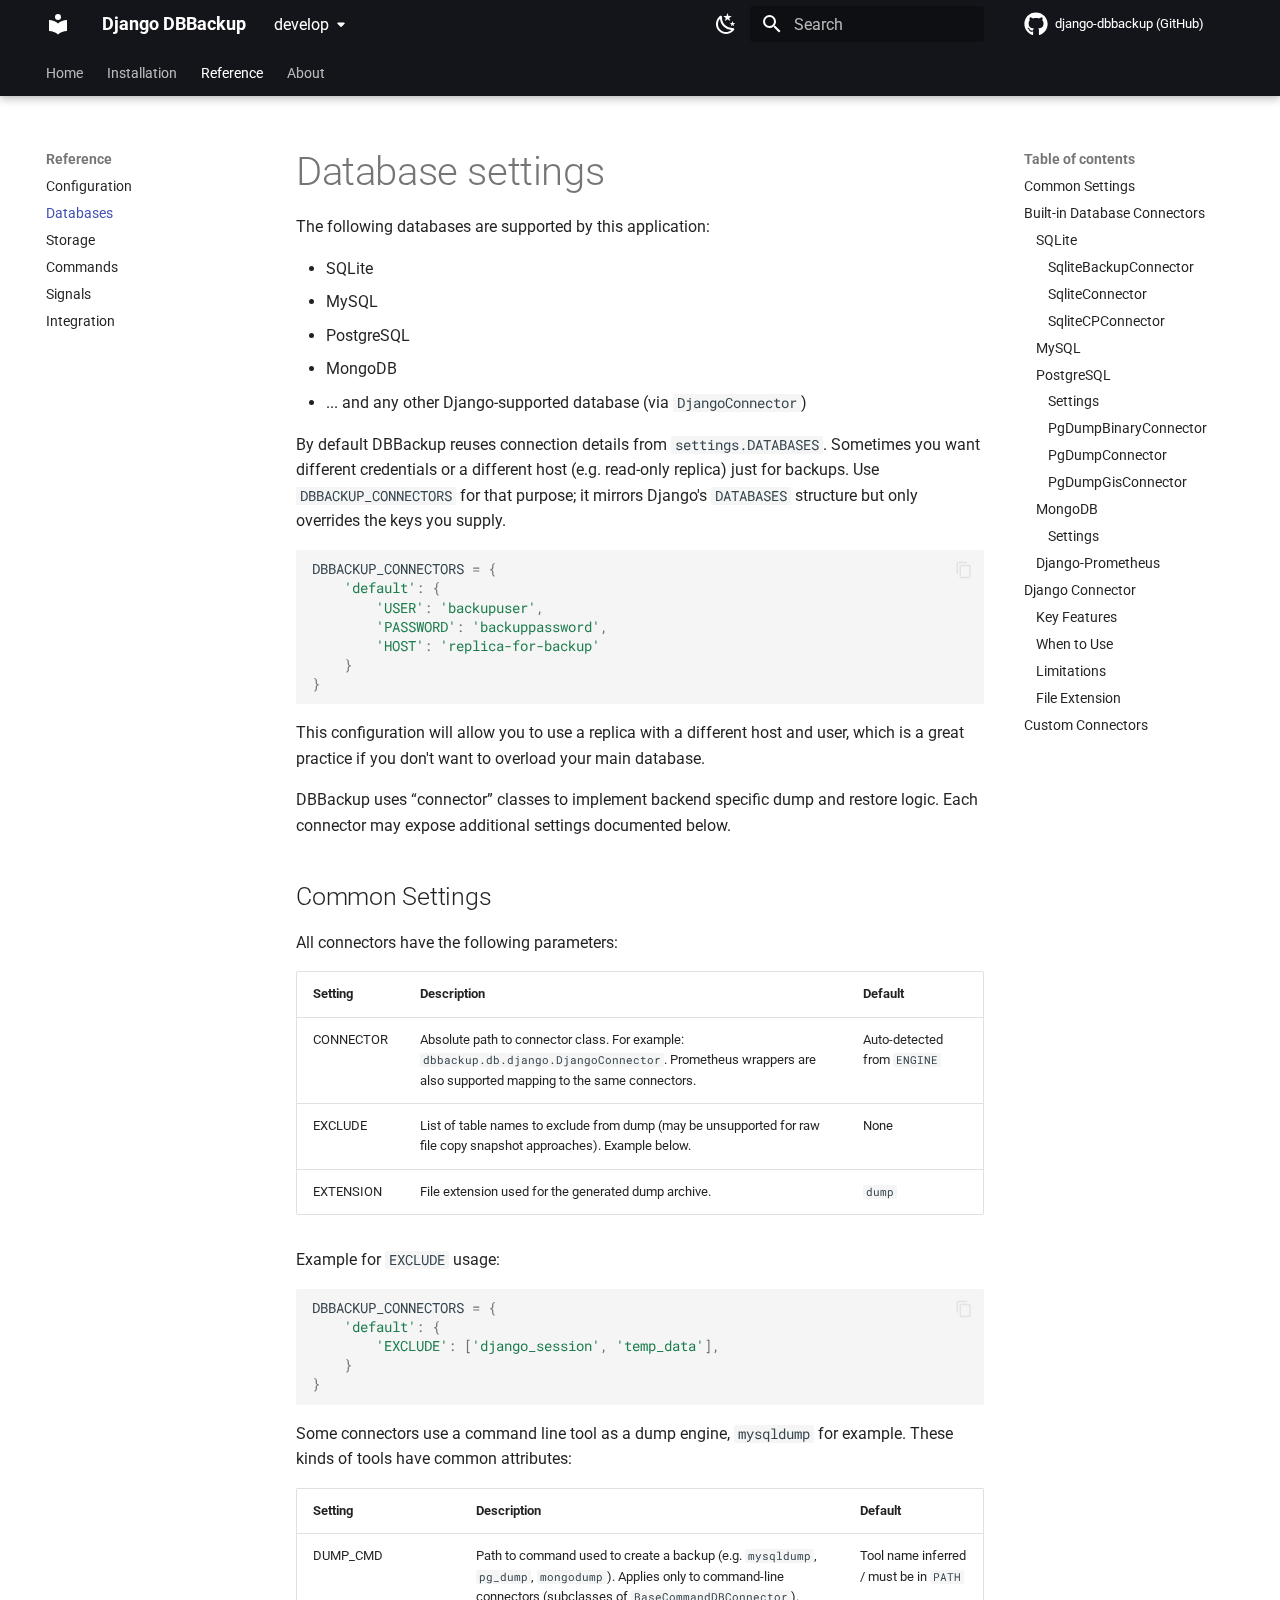
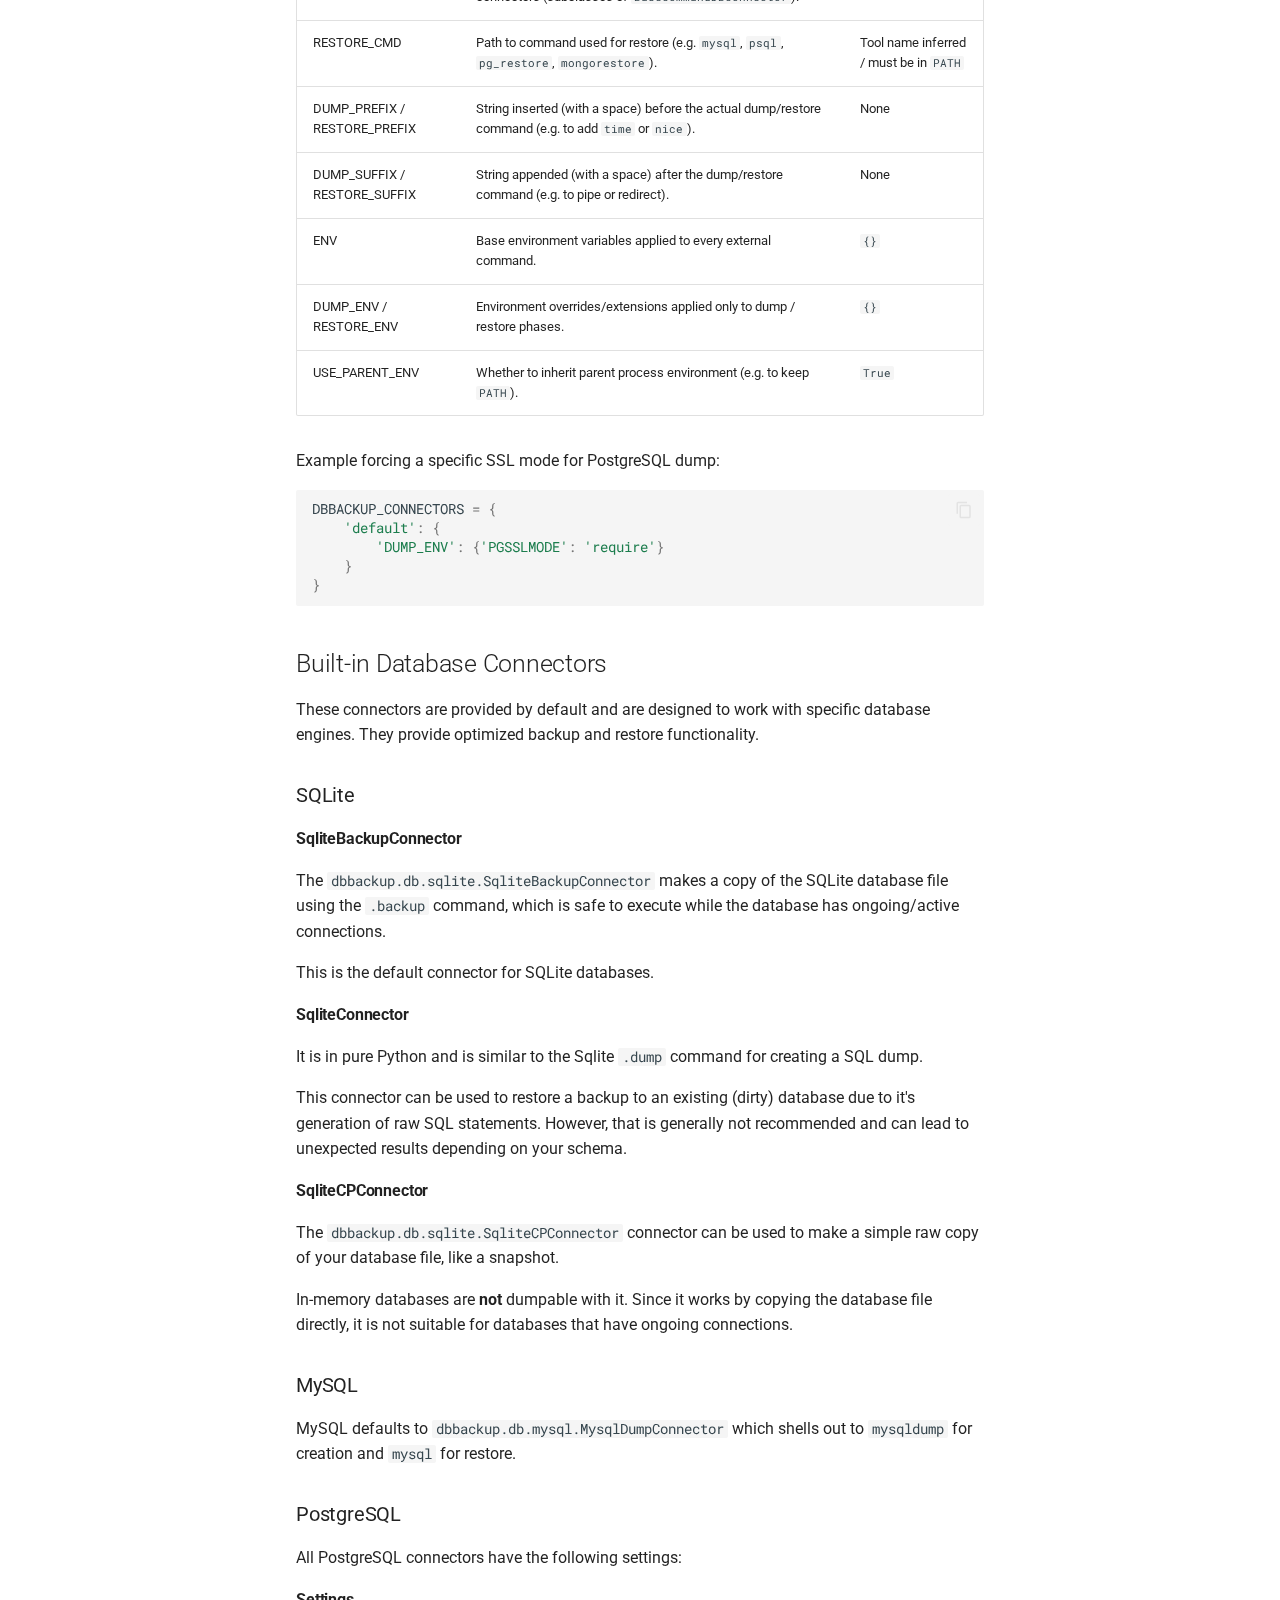
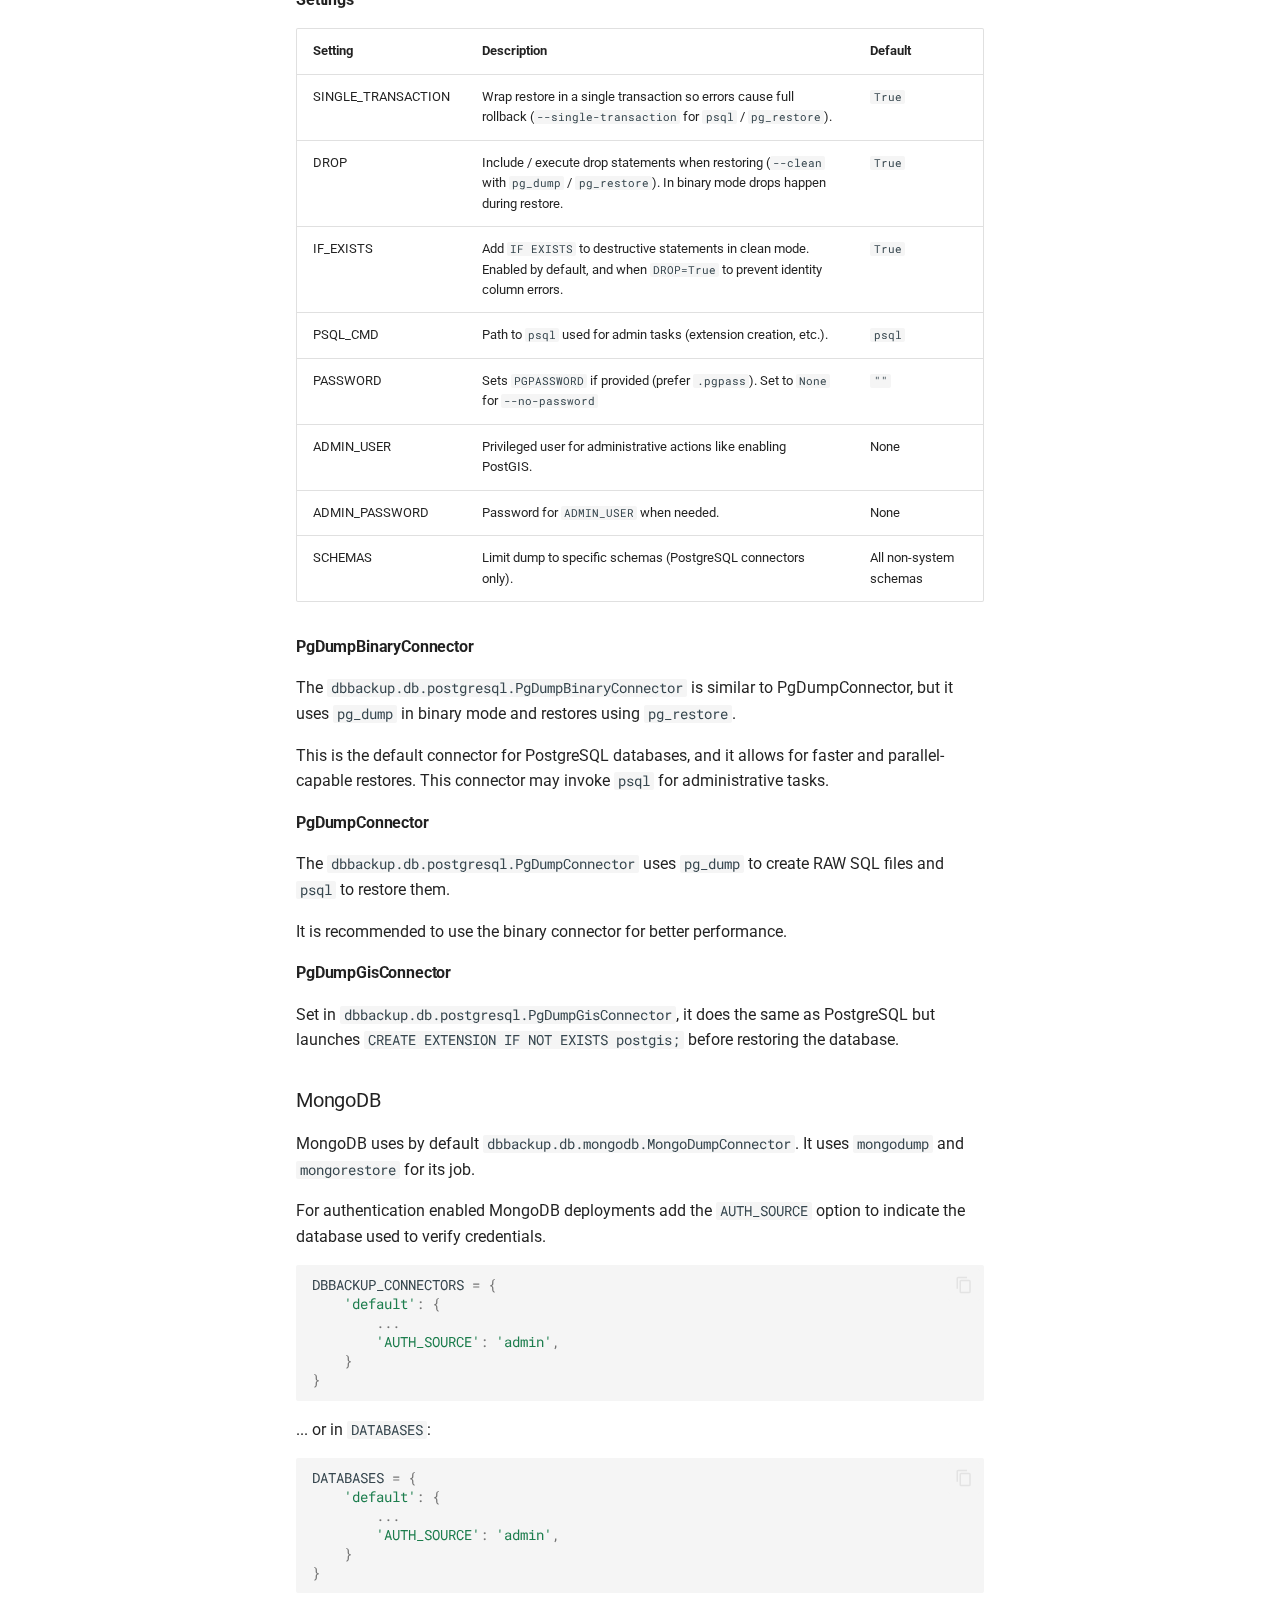
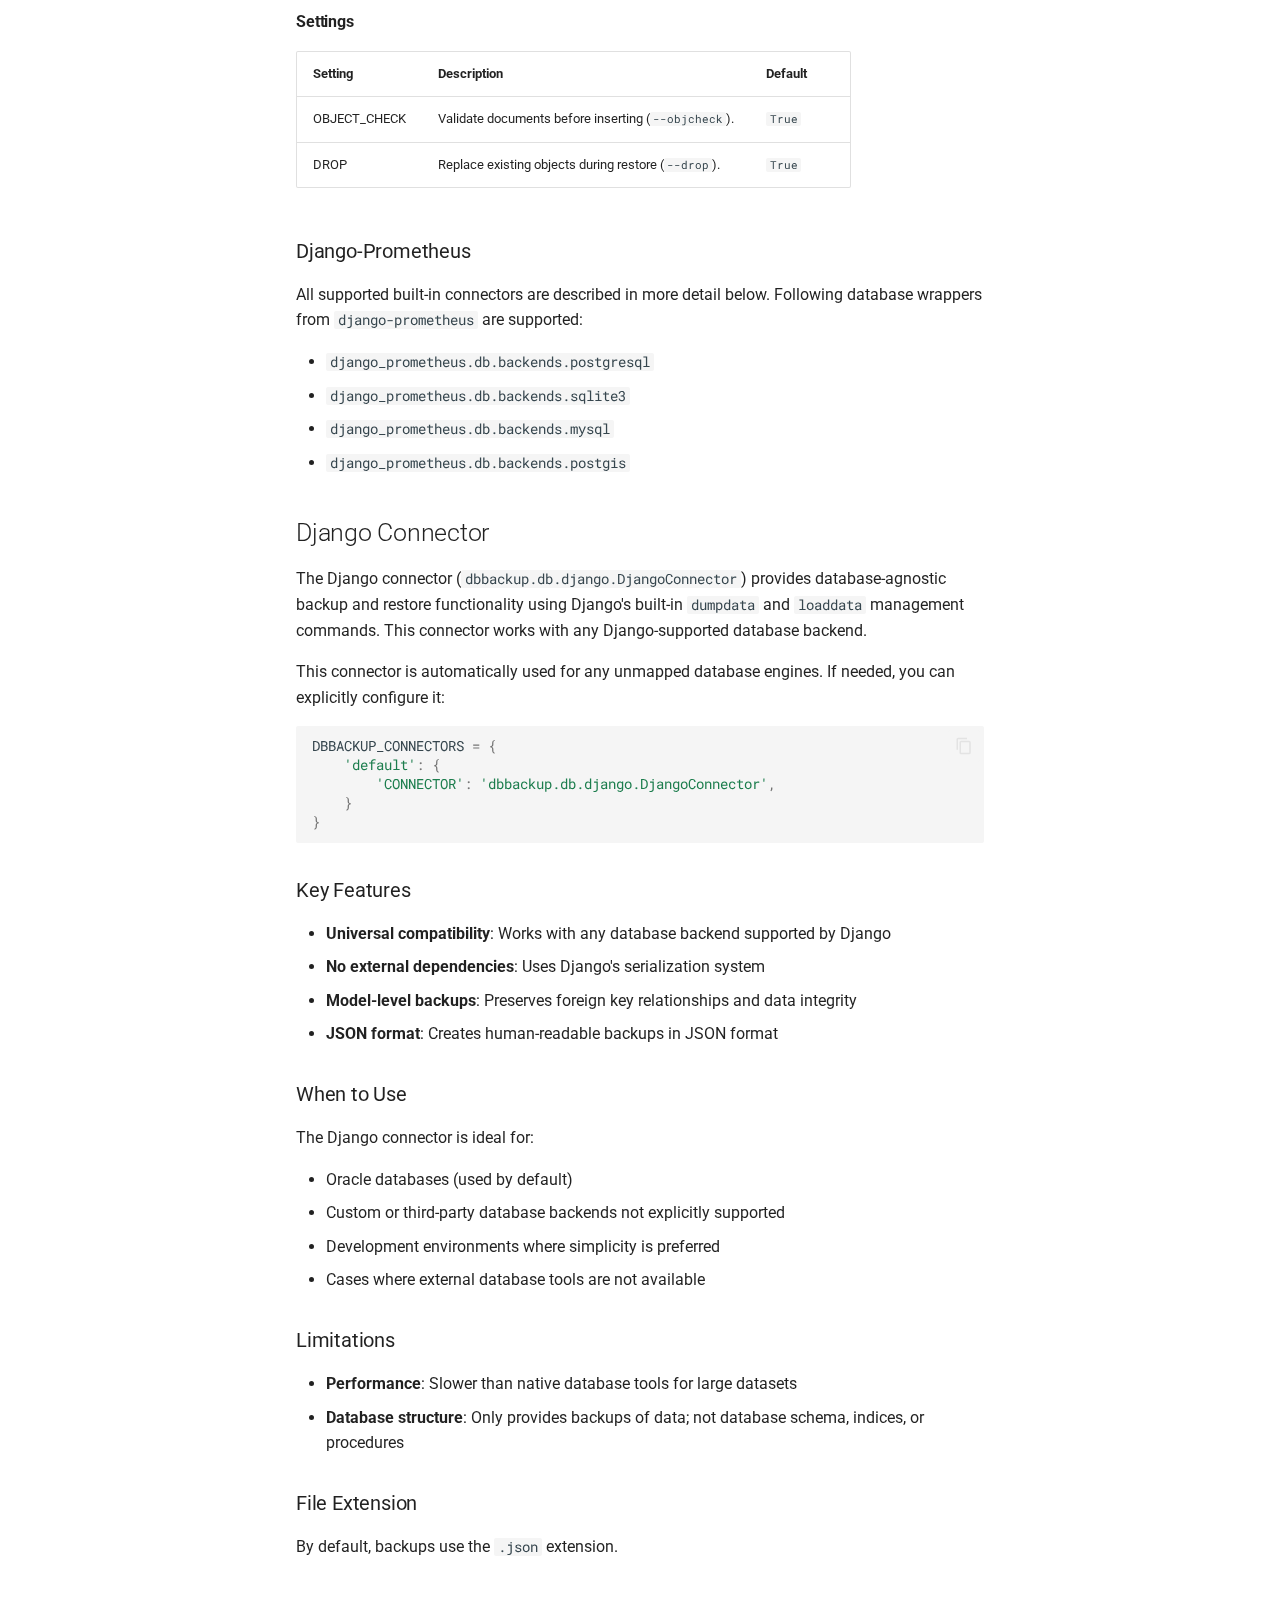
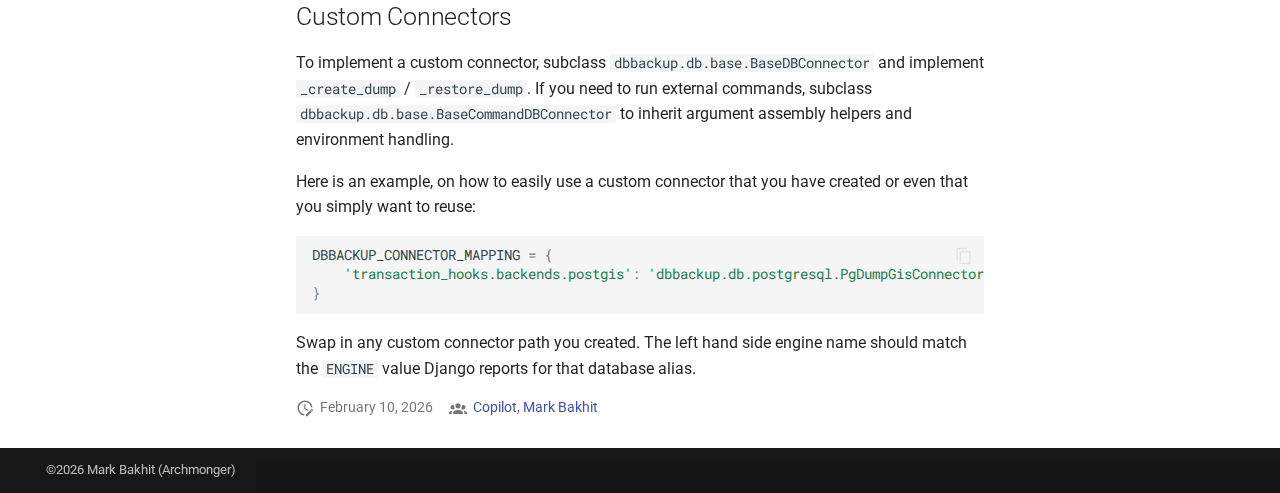
<file: develop/databases/index.html>
<!doctype html><html lang=en class=no-js> <head><meta charset=utf-8><meta name=viewport content="width=device-width,initial-scale=1"><meta name=description content="This Django application provides management commands to help backup and restore your project database and media files with various storages such as Amazon S3, DropBox or local file system."><link href=https://archmonger.github.io/django-dbbackup/develop/databases/ rel=canonical><link href=../configuration/ rel=prev><link href=../storage/ rel=next><link rel=icon href=../assets/images/favicon.png><meta name=generator content="mkdocs-1.6.1, mkdocs-material-9.7.2"><title>Databases - Django DBBackup</title><link rel=stylesheet href=../assets/stylesheets/main.484c7ddc.min.css><link rel=stylesheet href=../assets/stylesheets/palette.ab4e12ef.min.css><style>:root{--md-admonition-icon--note:url('data:image/svg+xml;charset=utf-8,%3Csvg%20xmlns%3D%22http%3A//www.w3.org/2000/svg%22%20viewBox%3D%220%200%20448%20512%22%3E%3C%21--%21%20Font%20Awesome%20Free%207.1.0%20by%20%40fontawesome%20-%20https%3A//fontawesome.com%20License%20-%20https%3A//fontawesome.com/license/free%20%28Icons%3A%20CC%20BY%204.0%2C%20Fonts%3A%20SIL%20OFL%201.1%2C%20Code%3A%20MIT%20License%29%20Copyright%202025%20Fonticons%2C%20Inc.--%3E%3Cpath%20d%3D%22M64%20480c-35.3%200-64-28.7-64-64V96c0-35.3%2028.7-64%2064-64h320c35.3%200%2064%2028.7%2064%2064v213.5c0%2017-6.7%2033.3-18.7%2045.3L322.7%20461.3c-12%2012-28.3%2018.7-45.3%2018.7zm325.5-176H296c-13.3%200-24%2010.7-24%2024v93.5z%22/%3E%3C/svg%3E');}</style><link rel=preconnect href=https://fonts.gstatic.com crossorigin><link rel=stylesheet href="https://fonts.googleapis.com/css?family=Roboto:300,300i,400,400i,700,700i%7CRoboto+Mono:400,400i,700,700i&display=fallback"><style>:root{--md-text-font:"Roboto";--md-code-font:"Roboto Mono"}</style><link rel=stylesheet href=../assets/css/main.css><script>__md_scope=new URL("..",location),__md_hash=e=>[...e].reduce(((e,_)=>(e<<5)-e+_.charCodeAt(0)),0),__md_get=(e,_=localStorage,t=__md_scope)=>JSON.parse(_.getItem(t.pathname+"."+e)),__md_set=(e,_,t=localStorage,a=__md_scope)=>{try{t.setItem(a.pathname+"."+e,JSON.stringify(_))}catch(e){}}</script><script id=__analytics>function __md_analytics(){function e(){dataLayer.push(arguments)}window.dataLayer=window.dataLayer||[],e("js",new Date),e("config","G-BFHSW4Q4YW"),document.addEventListener("DOMContentLoaded",(function(){document.forms.search&&document.forms.search.query.addEventListener("blur",(function(){this.value&&e("event","search",{search_term:this.value})}));document$.subscribe((function(){var t=document.forms.feedback;if(void 0!==t)for(var a of t.querySelectorAll("[type=submit]"))a.addEventListener("click",(function(a){a.preventDefault();var n=document.location.pathname,d=this.getAttribute("data-md-value");e("event","feedback",{page:n,data:d}),t.firstElementChild.disabled=!0;var r=t.querySelector(".md-feedback__note [data-md-value='"+d+"']");r&&(r.hidden=!1)})),t.hidden=!1})),location$.subscribe((function(t){e("config","G-BFHSW4Q4YW",{page_path:t.pathname})}))}));var t=document.createElement("script");t.async=!0,t.src="https://www.googletagmanager.com/gtag/js?id=G-BFHSW4Q4YW",document.getElementById("__analytics").insertAdjacentElement("afterEnd",t)}</script><script>"undefined"!=typeof __md_analytics&&__md_analytics()</script></head> <body dir=ltr data-md-color-scheme=slate data-md-color-primary=black data-md-color-accent=blue> <input class=md-toggle data-md-toggle=drawer type=checkbox id=__drawer autocomplete=off> <input class=md-toggle data-md-toggle=search type=checkbox id=__search autocomplete=off> <label class=md-overlay for=__drawer></label> <div data-md-component=skip> <a href=#database-settings class=md-skip> Skip to content </a> </div> <div data-md-component=announce> </div> <div data-md-color-scheme=default data-md-component=outdated hidden> </div> <header class="md-header md-header--shadow md-header--lifted" data-md-component=header> <nav class="md-header__inner md-grid" aria-label=Header> <a href=.. title="Django DBBackup" class="md-header__button md-logo" aria-label="Django DBBackup" data-md-component=logo> <svg xmlns=http://www.w3.org/2000/svg viewbox="0 0 24 24"><path d="M12 8a3 3 0 0 0 3-3 3 3 0 0 0-3-3 3 3 0 0 0-3 3 3 3 0 0 0 3 3m0 3.54C9.64 9.35 6.5 8 3 8v11c3.5 0 6.64 1.35 9 3.54 2.36-2.19 5.5-3.54 9-3.54V8c-3.5 0-6.64 1.35-9 3.54"/></svg> </a> <label class="md-header__button md-icon" for=__drawer> <svg xmlns=http://www.w3.org/2000/svg viewbox="0 0 24 24"><path d="M3 6h18v2H3zm0 5h18v2H3zm0 5h18v2H3z"/></svg> </label> <div class=md-header__title data-md-component=header-title> <div class=md-header__ellipsis> <div class=md-header__topic> <span class=md-ellipsis> Django DBBackup </span> </div> <div class=md-header__topic data-md-component=header-topic> <span class=md-ellipsis> Databases </span> </div> </div> </div> <form class=md-header__option data-md-component=palette> <input class=md-option data-md-color-media="(prefers-color-scheme: dark)" data-md-color-scheme=slate data-md-color-primary=black data-md-color-accent=blue aria-label="Switch to light mode" type=radio name=__palette id=__palette_0> <label class="md-header__button md-icon" title="Switch to light mode" for=__palette_1 hidden> <svg xmlns=http://www.w3.org/2000/svg viewbox="0 0 24 24"><path d="m3.55 19.09 1.41 1.41 1.8-1.79-1.42-1.42M12 6c-3.31 0-6 2.69-6 6s2.69 6 6 6 6-2.69 6-6c0-3.32-2.69-6-6-6m8 7h3v-2h-3m-2.76 7.71 1.8 1.79 1.41-1.41-1.79-1.8M20.45 5l-1.41-1.4-1.8 1.79 1.42 1.42M13 1h-2v3h2M6.76 5.39 4.96 3.6 3.55 5l1.79 1.81zM1 13h3v-2H1m12 9h-2v3h2"/></svg> </label> <input class=md-option data-md-color-media="(prefers-color-scheme: light)" data-md-color-scheme=default data-md-color-primary=black data-md-color-accent=blue aria-label="Switch to dark mode" type=radio name=__palette id=__palette_1> <label class="md-header__button md-icon" title="Switch to dark mode" for=__palette_0 hidden> <svg xmlns=http://www.w3.org/2000/svg viewbox="0 0 24 24"><path d="m17.75 4.09-2.53 1.94.91 3.06-2.63-1.81-2.63 1.81.91-3.06-2.53-1.94L12.44 4l1.06-3 1.06 3zm3.5 6.91-1.64 1.25.59 1.98-1.7-1.17-1.7 1.17.59-1.98L15.75 11l2.06-.05L18.5 9l.69 1.95zm-2.28 4.95c.83-.08 1.72 1.1 1.19 1.85-.32.45-.66.87-1.08 1.27C15.17 23 8.84 23 4.94 19.07c-3.91-3.9-3.91-10.24 0-14.14.4-.4.82-.76 1.27-1.08.75-.53 1.93.36 1.85 1.19-.27 2.86.69 5.83 2.89 8.02a9.96 9.96 0 0 0 8.02 2.89m-1.64 2.02a12.08 12.08 0 0 1-7.8-3.47c-2.17-2.19-3.33-5-3.49-7.82-2.81 3.14-2.7 7.96.31 10.98 3.02 3.01 7.84 3.12 10.98.31"/></svg> </label> </form> <script>var palette=__md_get("__palette");if(palette&&palette.color){if("(prefers-color-scheme)"===palette.color.media){var media=matchMedia("(prefers-color-scheme: light)"),input=document.querySelector(media.matches?"[data-md-color-media='(prefers-color-scheme: light)']":"[data-md-color-media='(prefers-color-scheme: dark)']");palette.color.media=input.getAttribute("data-md-color-media"),palette.color.scheme=input.getAttribute("data-md-color-scheme"),palette.color.primary=input.getAttribute("data-md-color-primary"),palette.color.accent=input.getAttribute("data-md-color-accent")}for(var[key,value]of Object.entries(palette.color))document.body.setAttribute("data-md-color-"+key,value)}</script> <label class="md-header__button md-icon" for=__search> <svg xmlns=http://www.w3.org/2000/svg viewbox="0 0 24 24"><path d="M9.5 3A6.5 6.5 0 0 1 16 9.5c0 1.61-.59 3.09-1.56 4.23l.27.27h.79l5 5-1.5 1.5-5-5v-.79l-.27-.27A6.52 6.52 0 0 1 9.5 16 6.5 6.5 0 0 1 3 9.5 6.5 6.5 0 0 1 9.5 3m0 2C7 5 5 7 5 9.5S7 14 9.5 14 14 12 14 9.5 12 5 9.5 5"/></svg> </label> <div class=md-search data-md-component=search role=dialog> <label class=md-search__overlay for=__search></label> <div class=md-search__inner role=search> <form class=md-search__form name=search> <input type=text class=md-search__input name=query aria-label=Search placeholder=Search autocapitalize=off autocorrect=off autocomplete=off spellcheck=false data-md-component=search-query required> <label class="md-search__icon md-icon" for=__search> <svg xmlns=http://www.w3.org/2000/svg viewbox="0 0 24 24"><path d="M9.5 3A6.5 6.5 0 0 1 16 9.5c0 1.61-.59 3.09-1.56 4.23l.27.27h.79l5 5-1.5 1.5-5-5v-.79l-.27-.27A6.52 6.52 0 0 1 9.5 16 6.5 6.5 0 0 1 3 9.5 6.5 6.5 0 0 1 9.5 3m0 2C7 5 5 7 5 9.5S7 14 9.5 14 14 12 14 9.5 12 5 9.5 5"/></svg> <svg xmlns=http://www.w3.org/2000/svg viewbox="0 0 24 24"><path d="M20 11v2H8l5.5 5.5-1.42 1.42L4.16 12l7.92-7.92L13.5 5.5 8 11z"/></svg> </label> <nav class=md-search__options aria-label=Search> <button type=reset class="md-search__icon md-icon" title=Clear aria-label=Clear tabindex=-1> <svg xmlns=http://www.w3.org/2000/svg viewbox="0 0 24 24"><path d="M19 6.41 17.59 5 12 10.59 6.41 5 5 6.41 10.59 12 5 17.59 6.41 19 12 13.41 17.59 19 19 17.59 13.41 12z"/></svg> </button> </nav> </form> <div class=md-search__output> <div class=md-search__scrollwrap tabindex=0 data-md-scrollfix> <div class=md-search-result data-md-component=search-result> <div class=md-search-result__meta> Initializing search </div> <ol class=md-search-result__list role=presentation></ol> </div> </div> </div> </div> </div> <div class=md-header__source> <a href=https://github.com/Archmonger/django-dbbackup title="Go to repository" class=md-source data-md-component=source> <div class="md-source__icon md-icon"> <svg xmlns=http://www.w3.org/2000/svg viewbox="0 0 512 512"><!-- Font Awesome Free 7.1.0 by @fontawesome - https://fontawesome.com License - https://fontawesome.com/license/free (Icons: CC BY 4.0, Fonts: SIL OFL 1.1, Code: MIT License) Copyright 2025 Fonticons, Inc.--><path d="M173.9 397.4c0 2-2.3 3.6-5.2 3.6-3.3.3-5.6-1.3-5.6-3.6 0-2 2.3-3.6 5.2-3.6 3-.3 5.6 1.3 5.6 3.6m-31.1-4.5c-.7 2 1.3 4.3 4.3 4.9 2.6 1 5.6 0 6.2-2s-1.3-4.3-4.3-5.2c-2.6-.7-5.5.3-6.2 2.3m44.2-1.7c-2.9.7-4.9 2.6-4.6 4.9.3 2 2.9 3.3 5.9 2.6 2.9-.7 4.9-2.6 4.6-4.6-.3-1.9-3-3.2-5.9-2.9M252.8 8C114.1 8 8 113.3 8 252c0 110.9 69.8 205.8 169.5 239.2 12.8 2.3 17.3-5.6 17.3-12.1 0-6.2-.3-40.4-.3-61.4 0 0-70 15-84.7-29.8 0 0-11.4-29.1-27.8-36.6 0 0-22.9-15.7 1.6-15.4 0 0 24.9 2 38.6 25.8 21.9 38.6 58.6 27.5 72.9 20.9 2.3-16 8.8-27.1 16-33.7-55.9-6.2-112.3-14.3-112.3-110.5 0-27.5 7.6-41.3 23.6-58.9-2.6-6.5-11.1-33.3 2.6-67.9 20.9-6.5 69 27 69 27 20-5.6 41.5-8.5 62.8-8.5s42.8 2.9 62.8 8.5c0 0 48.1-33.6 69-27 13.7 34.7 5.2 61.4 2.6 67.9 16 17.7 25.8 31.5 25.8 58.9 0 96.5-58.9 104.2-114.8 110.5 9.2 7.9 17 22.9 17 46.4 0 33.7-.3 75.4-.3 83.6 0 6.5 4.6 14.4 17.3 12.1C436.2 457.8 504 362.9 504 252 504 113.3 391.5 8 252.8 8M105.2 352.9c-1.3 1-1 3.3.7 5.2 1.6 1.6 3.9 2.3 5.2 1 1.3-1 1-3.3-.7-5.2-1.6-1.6-3.9-2.3-5.2-1m-10.8-8.1c-.7 1.3.3 2.9 2.3 3.9 1.6 1 3.6.7 4.3-.7.7-1.3-.3-2.9-2.3-3.9-2-.6-3.6-.3-4.3.7m32.4 35.6c-1.6 1.3-1 4.3 1.3 6.2 2.3 2.3 5.2 2.6 6.5 1 1.3-1.3.7-4.3-1.3-6.2-2.2-2.3-5.2-2.6-6.5-1m-11.4-14.7c-1.6 1-1.6 3.6 0 5.9s4.3 3.3 5.6 2.3c1.6-1.3 1.6-3.9 0-6.2-1.4-2.3-4-3.3-5.6-2"/></svg> </div> <div class=md-source__repository> django-dbbackup (GitHub) </div> </a> </div> </nav> <nav class=md-tabs aria-label=Tabs data-md-component=tabs> <div class=md-grid> <ul class=md-tabs__list> <li class=md-tabs__item> <a href=.. class=md-tabs__link> Home </a> </li> <li class=md-tabs__item> <a href=../installation/ class=md-tabs__link> Installation </a> </li> <li class="md-tabs__item md-tabs__item--active"> <a href=../configuration/ class=md-tabs__link> Reference </a> </li> <li class=md-tabs__item> <a href=../changelog/ class=md-tabs__link> About </a> </li> </ul> </div> </nav> </header> <div class=md-container data-md-component=container> <main class=md-main data-md-component=main> <div class="md-main__inner md-grid"> <div class="md-sidebar md-sidebar--primary" data-md-component=sidebar data-md-type=navigation> <div class=md-sidebar__scrollwrap> <div class=md-sidebar__inner> <nav class="md-nav md-nav--primary md-nav--lifted" aria-label=Navigation data-md-level=0> <label class=md-nav__title for=__drawer> <a href=.. title="Django DBBackup" class="md-nav__button md-logo" aria-label="Django DBBackup" data-md-component=logo> <svg xmlns=http://www.w3.org/2000/svg viewbox="0 0 24 24"><path d="M12 8a3 3 0 0 0 3-3 3 3 0 0 0-3-3 3 3 0 0 0-3 3 3 3 0 0 0 3 3m0 3.54C9.64 9.35 6.5 8 3 8v11c3.5 0 6.64 1.35 9 3.54 2.36-2.19 5.5-3.54 9-3.54V8c-3.5 0-6.64 1.35-9 3.54"/></svg> </a> Django DBBackup </label> <div class=md-nav__source> <a href=https://github.com/Archmonger/django-dbbackup title="Go to repository" class=md-source data-md-component=source> <div class="md-source__icon md-icon"> <svg xmlns=http://www.w3.org/2000/svg viewbox="0 0 512 512"><!-- Font Awesome Free 7.1.0 by @fontawesome - https://fontawesome.com License - https://fontawesome.com/license/free (Icons: CC BY 4.0, Fonts: SIL OFL 1.1, Code: MIT License) Copyright 2025 Fonticons, Inc.--><path d="M173.9 397.4c0 2-2.3 3.6-5.2 3.6-3.3.3-5.6-1.3-5.6-3.6 0-2 2.3-3.6 5.2-3.6 3-.3 5.6 1.3 5.6 3.6m-31.1-4.5c-.7 2 1.3 4.3 4.3 4.9 2.6 1 5.6 0 6.2-2s-1.3-4.3-4.3-5.2c-2.6-.7-5.5.3-6.2 2.3m44.2-1.7c-2.9.7-4.9 2.6-4.6 4.9.3 2 2.9 3.3 5.9 2.6 2.9-.7 4.9-2.6 4.6-4.6-.3-1.9-3-3.2-5.9-2.9M252.8 8C114.1 8 8 113.3 8 252c0 110.9 69.8 205.8 169.5 239.2 12.8 2.3 17.3-5.6 17.3-12.1 0-6.2-.3-40.4-.3-61.4 0 0-70 15-84.7-29.8 0 0-11.4-29.1-27.8-36.6 0 0-22.9-15.7 1.6-15.4 0 0 24.9 2 38.6 25.8 21.9 38.6 58.6 27.5 72.9 20.9 2.3-16 8.8-27.1 16-33.7-55.9-6.2-112.3-14.3-112.3-110.5 0-27.5 7.6-41.3 23.6-58.9-2.6-6.5-11.1-33.3 2.6-67.9 20.9-6.5 69 27 69 27 20-5.6 41.5-8.5 62.8-8.5s42.8 2.9 62.8 8.5c0 0 48.1-33.6 69-27 13.7 34.7 5.2 61.4 2.6 67.9 16 17.7 25.8 31.5 25.8 58.9 0 96.5-58.9 104.2-114.8 110.5 9.2 7.9 17 22.9 17 46.4 0 33.7-.3 75.4-.3 83.6 0 6.5 4.6 14.4 17.3 12.1C436.2 457.8 504 362.9 504 252 504 113.3 391.5 8 252.8 8M105.2 352.9c-1.3 1-1 3.3.7 5.2 1.6 1.6 3.9 2.3 5.2 1 1.3-1 1-3.3-.7-5.2-1.6-1.6-3.9-2.3-5.2-1m-10.8-8.1c-.7 1.3.3 2.9 2.3 3.9 1.6 1 3.6.7 4.3-.7.7-1.3-.3-2.9-2.3-3.9-2-.6-3.6-.3-4.3.7m32.4 35.6c-1.6 1.3-1 4.3 1.3 6.2 2.3 2.3 5.2 2.6 6.5 1 1.3-1.3.7-4.3-1.3-6.2-2.2-2.3-5.2-2.6-6.5-1m-11.4-14.7c-1.6 1-1.6 3.6 0 5.9s4.3 3.3 5.6 2.3c1.6-1.3 1.6-3.9 0-6.2-1.4-2.3-4-3.3-5.6-2"/></svg> </div> <div class=md-source__repository> django-dbbackup (GitHub) </div> </a> </div> <ul class=md-nav__list data-md-scrollfix> <li class=md-nav__item> <a href=.. class=md-nav__link> <span class=md-ellipsis> Home </span> </a> </li> <li class=md-nav__item> <a href=../installation/ class=md-nav__link> <span class=md-ellipsis> Installation </span> </a> </li> <li class="md-nav__item md-nav__item--active md-nav__item--section md-nav__item--nested"> <input class="md-nav__toggle md-toggle " type=checkbox id=__nav_3 checked> <label class=md-nav__link for=__nav_3 id=__nav_3_label tabindex> <span class=md-ellipsis> Reference </span> <span class="md-nav__icon md-icon"></span> </label> <nav class=md-nav data-md-level=1 aria-labelledby=__nav_3_label aria-expanded=true> <label class=md-nav__title for=__nav_3> <span class="md-nav__icon md-icon"></span> Reference </label> <ul class=md-nav__list data-md-scrollfix> <li class=md-nav__item> <a href=../configuration/ class=md-nav__link> <span class=md-ellipsis> Configuration </span> </a> </li> <li class="md-nav__item md-nav__item--active"> <input class="md-nav__toggle md-toggle" type=checkbox id=__toc> <label class="md-nav__link md-nav__link--active" for=__toc> <span class=md-ellipsis> Databases </span> <span class="md-nav__icon md-icon"></span> </label> <a href=./ class="md-nav__link md-nav__link--active"> <span class=md-ellipsis> Databases </span> </a> <nav class="md-nav md-nav--secondary" aria-label="Table of contents"> <label class=md-nav__title for=__toc> <span class="md-nav__icon md-icon"></span> Table of contents </label> <ul class=md-nav__list data-md-component=toc data-md-scrollfix> <li class=md-nav__item> <a href=#common-settings class=md-nav__link> <span class=md-ellipsis> Common Settings </span> </a> </li> <li class=md-nav__item> <a href=#built-in-database-connectors class=md-nav__link> <span class=md-ellipsis> Built-in Database Connectors </span> </a> <nav class=md-nav aria-label="Built-in Database Connectors"> <ul class=md-nav__list> <li class=md-nav__item> <a href=#sqlite class=md-nav__link> <span class=md-ellipsis> SQLite </span> </a> <nav class=md-nav aria-label=SQLite> <ul class=md-nav__list> <li class=md-nav__item> <a href=#sqlitebackupconnector class=md-nav__link> <span class=md-ellipsis> SqliteBackupConnector </span> </a> </li> <li class=md-nav__item> <a href=#sqliteconnector class=md-nav__link> <span class=md-ellipsis> SqliteConnector </span> </a> </li> <li class=md-nav__item> <a href=#sqlitecpconnector class=md-nav__link> <span class=md-ellipsis> SqliteCPConnector </span> </a> </li> </ul> </nav> </li> <li class=md-nav__item> <a href=#mysql class=md-nav__link> <span class=md-ellipsis> MySQL </span> </a> </li> <li class=md-nav__item> <a href=#postgresql class=md-nav__link> <span class=md-ellipsis> PostgreSQL </span> </a> <nav class=md-nav aria-label=PostgreSQL> <ul class=md-nav__list> <li class=md-nav__item> <a href=#settings class=md-nav__link> <span class=md-ellipsis> Settings </span> </a> </li> <li class=md-nav__item> <a href=#pgdumpbinaryconnector class=md-nav__link> <span class=md-ellipsis> PgDumpBinaryConnector </span> </a> </li> <li class=md-nav__item> <a href=#pgdumpconnector class=md-nav__link> <span class=md-ellipsis> PgDumpConnector </span> </a> </li> <li class=md-nav__item> <a href=#pgdumpgisconnector class=md-nav__link> <span class=md-ellipsis> PgDumpGisConnector </span> </a> </li> </ul> </nav> </li> <li class=md-nav__item> <a href=#mongodb class=md-nav__link> <span class=md-ellipsis> MongoDB </span> </a> <nav class=md-nav aria-label=MongoDB> <ul class=md-nav__list> <li class=md-nav__item> <a href=#settings_1 class=md-nav__link> <span class=md-ellipsis> Settings </span> </a> </li> </ul> </nav> </li> <li class=md-nav__item> <a href=#django-prometheus class=md-nav__link> <span class=md-ellipsis> Django-Prometheus </span> </a> </li> </ul> </nav> </li> <li class=md-nav__item> <a href=#django-connector class=md-nav__link> <span class=md-ellipsis> Django Connector </span> </a> <nav class=md-nav aria-label="Django Connector"> <ul class=md-nav__list> <li class=md-nav__item> <a href=#key-features class=md-nav__link> <span class=md-ellipsis> Key Features </span> </a> </li> <li class=md-nav__item> <a href=#when-to-use class=md-nav__link> <span class=md-ellipsis> When to Use </span> </a> </li> <li class=md-nav__item> <a href=#limitations class=md-nav__link> <span class=md-ellipsis> Limitations </span> </a> </li> <li class=md-nav__item> <a href=#file-extension class=md-nav__link> <span class=md-ellipsis> File Extension </span> </a> </li> </ul> </nav> </li> <li class=md-nav__item> <a href=#custom-connectors class=md-nav__link> <span class=md-ellipsis> Custom Connectors </span> </a> </li> </ul> </nav> </li> <li class=md-nav__item> <a href=../storage/ class=md-nav__link> <span class=md-ellipsis> Storage </span> </a> </li> <li class=md-nav__item> <a href=../commands/ class=md-nav__link> <span class=md-ellipsis> Commands </span> </a> </li> <li class=md-nav__item> <a href=../signals/ class=md-nav__link> <span class=md-ellipsis> Signals </span> </a> </li> <li class=md-nav__item> <a href=../integration/ class=md-nav__link> <span class=md-ellipsis> Integration </span> </a> </li> </ul> </nav> </li> <li class="md-nav__item md-nav__item--nested"> <input class="md-nav__toggle md-toggle " type=checkbox id=__nav_4> <label class=md-nav__link for=__nav_4 id=__nav_4_label tabindex=0> <span class=md-ellipsis> About </span> <span class="md-nav__icon md-icon"></span> </label> <nav class=md-nav data-md-level=1 aria-labelledby=__nav_4_label aria-expanded=false> <label class=md-nav__title for=__nav_4> <span class="md-nav__icon md-icon"></span> About </label> <ul class=md-nav__list data-md-scrollfix> <li class=md-nav__item> <a href=../changelog/ class=md-nav__link> <span class=md-ellipsis> Changelog </span> </a> </li> <li class=md-nav__item> <a href=../contributing/ class=md-nav__link> <span class=md-ellipsis> Contributor Guide </span> </a> </li> <li class="md-nav__item md-nav__item--nested"> <input class="md-nav__toggle md-toggle " type=checkbox id=__nav_4_3> <label class=md-nav__link for=__nav_4_3 id=__nav_4_3_label tabindex=0> <span class=md-ellipsis> Community </span> <span class="md-nav__icon md-icon"></span> </label> <nav class=md-nav data-md-level=2 aria-labelledby=__nav_4_3_label aria-expanded=false> <label class=md-nav__title for=__nav_4_3> <span class="md-nav__icon md-icon"></span> Community </label> <ul class=md-nav__list data-md-scrollfix> <li class=md-nav__item> <a href=https://github.com/Archmonger/django-dbbackup/discussions class=md-nav__link> <span class=md-ellipsis> GitHub Discussions </span> </a> </li> </ul> </nav> </li> <li class=md-nav__item> <a href=../license/ class=md-nav__link> <span class=md-ellipsis> License </span> </a> </li> </ul> </nav> </li> </ul> </nav> </div> </div> </div> <div class="md-sidebar md-sidebar--secondary" data-md-component=sidebar data-md-type=toc> <div class=md-sidebar__scrollwrap> <div class=md-sidebar__inner> <nav class="md-nav md-nav--secondary" aria-label="Table of contents"> <label class=md-nav__title for=__toc> <span class="md-nav__icon md-icon"></span> Table of contents </label> <ul class=md-nav__list data-md-component=toc data-md-scrollfix> <li class=md-nav__item> <a href=#common-settings class=md-nav__link> <span class=md-ellipsis> Common Settings </span> </a> </li> <li class=md-nav__item> <a href=#built-in-database-connectors class=md-nav__link> <span class=md-ellipsis> Built-in Database Connectors </span> </a> <nav class=md-nav aria-label="Built-in Database Connectors"> <ul class=md-nav__list> <li class=md-nav__item> <a href=#sqlite class=md-nav__link> <span class=md-ellipsis> SQLite </span> </a> <nav class=md-nav aria-label=SQLite> <ul class=md-nav__list> <li class=md-nav__item> <a href=#sqlitebackupconnector class=md-nav__link> <span class=md-ellipsis> SqliteBackupConnector </span> </a> </li> <li class=md-nav__item> <a href=#sqliteconnector class=md-nav__link> <span class=md-ellipsis> SqliteConnector </span> </a> </li> <li class=md-nav__item> <a href=#sqlitecpconnector class=md-nav__link> <span class=md-ellipsis> SqliteCPConnector </span> </a> </li> </ul> </nav> </li> <li class=md-nav__item> <a href=#mysql class=md-nav__link> <span class=md-ellipsis> MySQL </span> </a> </li> <li class=md-nav__item> <a href=#postgresql class=md-nav__link> <span class=md-ellipsis> PostgreSQL </span> </a> <nav class=md-nav aria-label=PostgreSQL> <ul class=md-nav__list> <li class=md-nav__item> <a href=#settings class=md-nav__link> <span class=md-ellipsis> Settings </span> </a> </li> <li class=md-nav__item> <a href=#pgdumpbinaryconnector class=md-nav__link> <span class=md-ellipsis> PgDumpBinaryConnector </span> </a> </li> <li class=md-nav__item> <a href=#pgdumpconnector class=md-nav__link> <span class=md-ellipsis> PgDumpConnector </span> </a> </li> <li class=md-nav__item> <a href=#pgdumpgisconnector class=md-nav__link> <span class=md-ellipsis> PgDumpGisConnector </span> </a> </li> </ul> </nav> </li> <li class=md-nav__item> <a href=#mongodb class=md-nav__link> <span class=md-ellipsis> MongoDB </span> </a> <nav class=md-nav aria-label=MongoDB> <ul class=md-nav__list> <li class=md-nav__item> <a href=#settings_1 class=md-nav__link> <span class=md-ellipsis> Settings </span> </a> </li> </ul> </nav> </li> <li class=md-nav__item> <a href=#django-prometheus class=md-nav__link> <span class=md-ellipsis> Django-Prometheus </span> </a> </li> </ul> </nav> </li> <li class=md-nav__item> <a href=#django-connector class=md-nav__link> <span class=md-ellipsis> Django Connector </span> </a> <nav class=md-nav aria-label="Django Connector"> <ul class=md-nav__list> <li class=md-nav__item> <a href=#key-features class=md-nav__link> <span class=md-ellipsis> Key Features </span> </a> </li> <li class=md-nav__item> <a href=#when-to-use class=md-nav__link> <span class=md-ellipsis> When to Use </span> </a> </li> <li class=md-nav__item> <a href=#limitations class=md-nav__link> <span class=md-ellipsis> Limitations </span> </a> </li> <li class=md-nav__item> <a href=#file-extension class=md-nav__link> <span class=md-ellipsis> File Extension </span> </a> </li> </ul> </nav> </li> <li class=md-nav__item> <a href=#custom-connectors class=md-nav__link> <span class=md-ellipsis> Custom Connectors </span> </a> </li> </ul> </nav> </div> </div> </div> <div class=md-content data-md-component=content> <article class="md-content__inner md-typeset"> <h1 id=database-settings>Database settings<a class=headerlink href=#database-settings title="Permanent link">&para;</a></h1> <p>The following databases are supported by this application:</p> <ul> <li>SQLite</li> <li>MySQL</li> <li>PostgreSQL</li> <li>MongoDB</li> <li>... and any other Django-supported database (via <code>DjangoConnector</code>)</li> </ul> <p>By default DBBackup reuses connection details from <code>settings.DATABASES</code>. Sometimes you want different credentials or a different host (e.g. read-only replica) just for backups. Use <code>DBBACKUP_CONNECTORS</code> for that purpose; it mirrors Django's <code>DATABASES</code> structure but only overrides the keys you supply.</p> <div class=highlight><pre><span></span><code><span class=n>DBBACKUP_CONNECTORS</span> <span class=o>=</span> <span class=p>{</span>
    <span class=s1>&#39;default&#39;</span><span class=p>:</span> <span class=p>{</span>
        <span class=s1>&#39;USER&#39;</span><span class=p>:</span> <span class=s1>&#39;backupuser&#39;</span><span class=p>,</span>
        <span class=s1>&#39;PASSWORD&#39;</span><span class=p>:</span> <span class=s1>&#39;backuppassword&#39;</span><span class=p>,</span>
        <span class=s1>&#39;HOST&#39;</span><span class=p>:</span> <span class=s1>&#39;replica-for-backup&#39;</span>
    <span class=p>}</span>
<span class=p>}</span>
</code></pre></div> <p>This configuration will allow you to use a replica with a different host and user, which is a great practice if you don't want to overload your main database.</p> <p>DBBackup uses “connector” classes to implement backend specific dump and restore logic. Each connector may expose additional settings documented below.</p> <h2 id=common-settings>Common Settings<a class=headerlink href=#common-settings title="Permanent link">&para;</a></h2> <p>All connectors have the following parameters:</p> <table> <thead> <tr> <th>Setting</th> <th>Description</th> <th>Default</th> </tr> </thead> <tbody> <tr> <td>CONNECTOR</td> <td>Absolute path to connector class. For example: <code>dbbackup.db.django.DjangoConnector</code>. Prometheus wrappers are also supported mapping to the same connectors.</td> <td>Auto-detected from <code>ENGINE</code></td> </tr> <tr> <td>EXCLUDE</td> <td>List of table names to exclude from dump (may be unsupported for raw file copy snapshot approaches). Example below.</td> <td>None</td> </tr> <tr> <td>EXTENSION</td> <td>File extension used for the generated dump archive.</td> <td><code>dump</code></td> </tr> </tbody> </table> <p>Example for <code>EXCLUDE</code> usage:</p> <div class=highlight><pre><span></span><code><span class=n>DBBACKUP_CONNECTORS</span> <span class=o>=</span> <span class=p>{</span>
    <span class=s1>&#39;default&#39;</span><span class=p>:</span> <span class=p>{</span>
        <span class=s1>&#39;EXCLUDE&#39;</span><span class=p>:</span> <span class=p>[</span><span class=s1>&#39;django_session&#39;</span><span class=p>,</span> <span class=s1>&#39;temp_data&#39;</span><span class=p>],</span>
    <span class=p>}</span>
<span class=p>}</span>
</code></pre></div> <p>Some connectors use a command line tool as a dump engine, <code>mysqldump</code> for example. These kinds of tools have common attributes:</p> <table> <thead> <tr> <th>Setting</th> <th>Description</th> <th>Default</th> </tr> </thead> <tbody> <tr> <td>DUMP_CMD</td> <td>Path to command used to create a backup (e.g. <code>mysqldump</code>, <code>pg_dump</code>, <code>mongodump</code>). Applies only to command-line connectors (subclasses of <code>BaseCommandDBConnector</code>).</td> <td>Tool name inferred / must be in <code>PATH</code></td> </tr> <tr> <td>RESTORE_CMD</td> <td>Path to command used for restore (e.g. <code>mysql</code>, <code>psql</code>, <code>pg_restore</code>, <code>mongorestore</code>).</td> <td>Tool name inferred / must be in <code>PATH</code></td> </tr> <tr> <td>DUMP_PREFIX / RESTORE_PREFIX</td> <td>String inserted (with a space) before the actual dump/restore command (e.g. to add <code>time</code> or <code>nice</code>).</td> <td>None</td> </tr> <tr> <td>DUMP_SUFFIX / RESTORE_SUFFIX</td> <td>String appended (with a space) after the dump/restore command (e.g. to pipe or redirect).</td> <td>None</td> </tr> <tr> <td>ENV</td> <td>Base environment variables applied to every external command.</td> <td><code>{}</code></td> </tr> <tr> <td>DUMP_ENV / RESTORE_ENV</td> <td>Environment overrides/extensions applied only to dump / restore phases.</td> <td><code>{}</code></td> </tr> <tr> <td>USE_PARENT_ENV</td> <td>Whether to inherit parent process environment (e.g. to keep <code>PATH</code>).</td> <td><code>True</code></td> </tr> </tbody> </table> <p>Example forcing a specific SSL mode for PostgreSQL dump:</p> <div class=highlight><pre><span></span><code><span class=n>DBBACKUP_CONNECTORS</span> <span class=o>=</span> <span class=p>{</span>
    <span class=s1>&#39;default&#39;</span><span class=p>:</span> <span class=p>{</span>
        <span class=s1>&#39;DUMP_ENV&#39;</span><span class=p>:</span> <span class=p>{</span><span class=s1>&#39;PGSSLMODE&#39;</span><span class=p>:</span> <span class=s1>&#39;require&#39;</span><span class=p>}</span>
    <span class=p>}</span>
<span class=p>}</span>
</code></pre></div> <h2 id=built-in-database-connectors>Built-in Database Connectors<a class=headerlink href=#built-in-database-connectors title="Permanent link">&para;</a></h2> <p>These connectors are provided by default and are designed to work with specific database engines. They provide optimized backup and restore functionality.</p> <h3 id=sqlite>SQLite<a class=headerlink href=#sqlite title="Permanent link">&para;</a></h3> <h4 id=sqlitebackupconnector>SqliteBackupConnector<a class=headerlink href=#sqlitebackupconnector title="Permanent link">&para;</a></h4> <p>The <code>dbbackup.db.sqlite.SqliteBackupConnector</code> makes a copy of the SQLite database file using the <code>.backup</code> command, which is safe to execute while the database has ongoing/active connections.</p> <p>This is the default connector for SQLite databases.</p> <h4 id=sqliteconnector>SqliteConnector<a class=headerlink href=#sqliteconnector title="Permanent link">&para;</a></h4> <p>It is in pure Python and is similar to the Sqlite <code>.dump</code> command for creating a SQL dump.</p> <p>This connector can be used to restore a backup to an existing (dirty) database due to it's generation of raw SQL statements. However, that is generally not recommended and can lead to unexpected results depending on your schema.</p> <h4 id=sqlitecpconnector>SqliteCPConnector<a class=headerlink href=#sqlitecpconnector title="Permanent link">&para;</a></h4> <p>The <code>dbbackup.db.sqlite.SqliteCPConnector</code> connector can be used to make a simple raw copy of your database file, like a snapshot.</p> <p>In-memory databases are <strong>not</strong> dumpable with it. Since it works by copying the database file directly, it is not suitable for databases that have ongoing connections.</p> <h3 id=mysql>MySQL<a class=headerlink href=#mysql title="Permanent link">&para;</a></h3> <p>MySQL defaults to <code>dbbackup.db.mysql.MysqlDumpConnector</code> which shells out to <code>mysqldump</code> for creation and <code>mysql</code> for restore.</p> <h3 id=postgresql>PostgreSQL<a class=headerlink href=#postgresql title="Permanent link">&para;</a></h3> <p>All PostgreSQL connectors have the following settings:</p> <h4 id=settings>Settings<a class=headerlink href=#settings title="Permanent link">&para;</a></h4> <table> <thead> <tr> <th>Setting</th> <th>Description</th> <th>Default</th> </tr> </thead> <tbody> <tr> <td>SINGLE_TRANSACTION</td> <td>Wrap restore in a single transaction so errors cause full rollback (<code>--single-transaction</code> for <code>psql</code> / <code>pg_restore</code>).</td> <td><code>True</code></td> </tr> <tr> <td>DROP</td> <td>Include / execute drop statements when restoring (<code>--clean</code> with <code>pg_dump</code> / <code>pg_restore</code>). In binary mode drops happen during restore.</td> <td><code>True</code></td> </tr> <tr> <td>IF_EXISTS</td> <td>Add <code>IF EXISTS</code> to destructive statements in clean mode. Enabled by default, and when <code>DROP=True</code> to prevent identity column errors.</td> <td><code>True</code></td> </tr> <tr> <td>PSQL_CMD</td> <td>Path to <code>psql</code> used for admin tasks (extension creation, etc.).</td> <td><code>psql</code></td> </tr> <tr> <td>PASSWORD</td> <td>Sets <code>PGPASSWORD</code> if provided (prefer <code>.pgpass</code>). Set to <code>None</code> for <code>--no-password</code></td> <td><code>""</code></td> </tr> <tr> <td>ADMIN_USER</td> <td>Privileged user for administrative actions like enabling PostGIS.</td> <td>None</td> </tr> <tr> <td>ADMIN_PASSWORD</td> <td>Password for <code>ADMIN_USER</code> when needed.</td> <td>None</td> </tr> <tr> <td>SCHEMAS</td> <td>Limit dump to specific schemas (PostgreSQL connectors only).</td> <td>All non-system schemas</td> </tr> </tbody> </table> <h4 id=pgdumpbinaryconnector>PgDumpBinaryConnector<a class=headerlink href=#pgdumpbinaryconnector title="Permanent link">&para;</a></h4> <p>The <code>dbbackup.db.postgresql.PgDumpBinaryConnector</code> is similar to PgDumpConnector, but it uses <code>pg_dump</code> in binary mode and restores using <code>pg_restore</code>.</p> <p>This is the default connector for PostgreSQL databases, and it allows for faster and parallel-capable restores. This connector may invoke <code>psql</code> for administrative tasks.</p> <h4 id=pgdumpconnector>PgDumpConnector<a class=headerlink href=#pgdumpconnector title="Permanent link">&para;</a></h4> <p>The <code>dbbackup.db.postgresql.PgDumpConnector</code> uses <code>pg_dump</code> to create RAW SQL files and <code>psql</code> to restore them.</p> <p>It is recommended to use the binary connector for better performance.</p> <h4 id=pgdumpgisconnector>PgDumpGisConnector<a class=headerlink href=#pgdumpgisconnector title="Permanent link">&para;</a></h4> <p>Set in <code>dbbackup.db.postgresql.PgDumpGisConnector</code>, it does the same as PostgreSQL but launches <code>CREATE EXTENSION IF NOT EXISTS postgis;</code> before restoring the database.</p> <h3 id=mongodb>MongoDB<a class=headerlink href=#mongodb title="Permanent link">&para;</a></h3> <p>MongoDB uses by default <code>dbbackup.db.mongodb.MongoDumpConnector</code>. It uses <code>mongodump</code> and <code>mongorestore</code> for its job.</p> <p>For authentication enabled MongoDB deployments add the <code>AUTH_SOURCE</code> option to indicate the database used to verify credentials.</p> <div class=highlight><pre><span></span><code><span class=n>DBBACKUP_CONNECTORS</span> <span class=o>=</span> <span class=p>{</span>
    <span class=s1>&#39;default&#39;</span><span class=p>:</span> <span class=p>{</span>
        <span class=o>...</span>
        <span class=s1>&#39;AUTH_SOURCE&#39;</span><span class=p>:</span> <span class=s1>&#39;admin&#39;</span><span class=p>,</span>
    <span class=p>}</span>
<span class=p>}</span>
</code></pre></div> <p>... or in <code>DATABASES</code>:</p> <div class=highlight><pre><span></span><code><span class=n>DATABASES</span> <span class=o>=</span> <span class=p>{</span>
    <span class=s1>&#39;default&#39;</span><span class=p>:</span> <span class=p>{</span>
        <span class=o>...</span>
        <span class=s1>&#39;AUTH_SOURCE&#39;</span><span class=p>:</span> <span class=s1>&#39;admin&#39;</span><span class=p>,</span>
    <span class=p>}</span>
<span class=p>}</span>
</code></pre></div> <h4 id=settings_1>Settings<a class=headerlink href=#settings_1 title="Permanent link">&para;</a></h4> <table> <thead> <tr> <th>Setting</th> <th>Description</th> <th>Default</th> </tr> </thead> <tbody> <tr> <td>OBJECT_CHECK</td> <td>Validate documents before inserting (<code>--objcheck</code>).</td> <td><code>True</code></td> </tr> <tr> <td>DROP</td> <td>Replace existing objects during restore (<code>--drop</code>).</td> <td><code>True</code></td> </tr> </tbody> </table> <h3 id=django-prometheus>Django-Prometheus<a class=headerlink href=#django-prometheus title="Permanent link">&para;</a></h3> <p>All supported built-in connectors are described in more detail below. Following database wrappers from <code>django-prometheus</code> are supported:</p> <ul> <li><code>django_prometheus.db.backends.postgresql</code></li> <li><code>django_prometheus.db.backends.sqlite3</code></li> <li><code>django_prometheus.db.backends.mysql</code></li> <li><code>django_prometheus.db.backends.postgis</code></li> </ul> <h2 id=django-connector>Django Connector<a class=headerlink href=#django-connector title="Permanent link">&para;</a></h2> <p>The Django connector (<code>dbbackup.db.django.DjangoConnector</code>) provides database-agnostic backup and restore functionality using Django's built-in <code>dumpdata</code> and <code>loaddata</code> management commands. This connector works with any Django-supported database backend.</p> <p>This connector is automatically used for any unmapped database engines. If needed, you can explicitly configure it:</p> <div class=highlight><pre><span></span><code><span class=n>DBBACKUP_CONNECTORS</span> <span class=o>=</span> <span class=p>{</span>
    <span class=s1>&#39;default&#39;</span><span class=p>:</span> <span class=p>{</span>
        <span class=s1>&#39;CONNECTOR&#39;</span><span class=p>:</span> <span class=s1>&#39;dbbackup.db.django.DjangoConnector&#39;</span><span class=p>,</span>
    <span class=p>}</span>
<span class=p>}</span>
</code></pre></div> <h3 id=key-features>Key Features<a class=headerlink href=#key-features title="Permanent link">&para;</a></h3> <ul> <li><strong>Universal compatibility</strong>: Works with any database backend supported by Django</li> <li><strong>No external dependencies</strong>: Uses Django's serialization system</li> <li><strong>Model-level backups</strong>: Preserves foreign key relationships and data integrity</li> <li><strong>JSON format</strong>: Creates human-readable backups in JSON format</li> </ul> <h3 id=when-to-use>When to Use<a class=headerlink href=#when-to-use title="Permanent link">&para;</a></h3> <p>The Django connector is ideal for:</p> <ul> <li>Oracle databases (used by default)</li> <li>Custom or third-party database backends not explicitly supported</li> <li>Development environments where simplicity is preferred</li> <li>Cases where external database tools are not available</li> </ul> <h3 id=limitations>Limitations<a class=headerlink href=#limitations title="Permanent link">&para;</a></h3> <ul> <li><strong>Performance</strong>: Slower than native database tools for large datasets</li> <li><strong>Database structure</strong>: Only provides backups of data; not database schema, indices, or procedures</li> </ul> <h3 id=file-extension>File Extension<a class=headerlink href=#file-extension title="Permanent link">&para;</a></h3> <p>By default, backups use the <code>.json</code> extension.</p> <h2 id=custom-connectors>Custom Connectors<a class=headerlink href=#custom-connectors title="Permanent link">&para;</a></h2> <p>To implement a custom connector, subclass <code>dbbackup.db.base.BaseDBConnector</code> and implement <code>_create_dump</code> / <code>_restore_dump</code>. If you need to run external commands, subclass <code>dbbackup.db.base.BaseCommandDBConnector</code> to inherit argument assembly helpers and environment handling.</p> <p>Here is an example, on how to easily use a custom connector that you have created or even that you simply want to reuse:</p> <div class=highlight><pre><span></span><code><span class=n>DBBACKUP_CONNECTOR_MAPPING</span> <span class=o>=</span> <span class=p>{</span>
    <span class=s1>&#39;transaction_hooks.backends.postgis&#39;</span><span class=p>:</span> <span class=s1>&#39;dbbackup.db.postgresql.PgDumpGisConnector&#39;</span><span class=p>,</span>
<span class=p>}</span>
</code></pre></div> <p>Swap in any custom connector path you created. The left hand side engine name should match the <code>ENGINE</code> value Django reports for that database alias.</p> <aside class=md-source-file> <span class=md-source-file__fact> <span class=md-icon title="Last update"> <svg xmlns=http://www.w3.org/2000/svg viewbox="0 0 24 24"><path d="M21 13.1c-.1 0-.3.1-.4.2l-1 1 2.1 2.1 1-1c.2-.2.2-.6 0-.8l-1.3-1.3c-.1-.1-.2-.2-.4-.2m-1.9 1.8-6.1 6V23h2.1l6.1-6.1zM12.5 7v5.2l4 2.4-1 1L11 13V7zM11 21.9c-5.1-.5-9-4.8-9-9.9C2 6.5 6.5 2 12 2c5.3 0 9.6 4.1 10 9.3-.3-.1-.6-.2-1-.2s-.7.1-1 .2C19.6 7.2 16.2 4 12 4c-4.4 0-8 3.6-8 8 0 4.1 3.1 7.5 7.1 7.9l-.1.2z"/></svg> </span> <span class="git-revision-date-localized-plugin git-revision-date-localized-plugin-date" title="February 10, 2026 01:48:21 UTC">February 10, 2026</span> </span> <span class=md-source-file__fact> <span class=md-icon title=Contributors> <svg xmlns=http://www.w3.org/2000/svg viewbox="0 0 24 24"><path d="M12 5.5A3.5 3.5 0 0 1 15.5 9a3.5 3.5 0 0 1-3.5 3.5A3.5 3.5 0 0 1 8.5 9 3.5 3.5 0 0 1 12 5.5M5 8c.56 0 1.08.15 1.53.42-.15 1.43.27 2.85 1.13 3.96C7.16 13.34 6.16 14 5 14a3 3 0 0 1-3-3 3 3 0 0 1 3-3m14 0a3 3 0 0 1 3 3 3 3 0 0 1-3 3c-1.16 0-2.16-.66-2.66-1.62a5.54 5.54 0 0 0 1.13-3.96c.45-.27.97-.42 1.53-.42M5.5 18.25c0-2.07 2.91-3.75 6.5-3.75s6.5 1.68 6.5 3.75V20h-13zM0 20v-1.5c0-1.39 1.89-2.56 4.45-2.9-.59.68-.95 1.62-.95 2.65V20zm24 0h-3.5v-1.75c0-1.03-.36-1.97-.95-2.65 2.56.34 4.45 1.51 4.45 2.9z"/></svg> </span> <nav> <a href=mailto:198982749+copilot@users.noreply.github.com>Copilot</a>, <a href=mailto:archiethemonger@gmail.com>Mark Bakhit</a> </nav> </span> </aside> </article> </div> <script>var target=document.getElementById(location.hash.slice(1));target&&target.name&&(target.checked=target.name.startsWith("__tabbed_"))</script> </div> <button type=button class="md-top md-icon" data-md-component=top hidden> <svg xmlns=http://www.w3.org/2000/svg viewbox="0 0 24 24"><path d="M13 20h-2V8l-5.5 5.5-1.42-1.42L12 4.16l7.92 7.92-1.42 1.42L13 8z"/></svg> Back to top </button> </main> <footer class=md-footer> <div class="md-footer-meta md-typeset"> <div class="md-footer-meta__inner md-grid"> <div class=md-copyright> <div class=md-copyright__highlight> &copy;<div id=year></div> <script>document.getElementById("year").innerHTML = new Date().getFullYear();</script> Mark Bakhit (Archmonger) </div> </div> </div> </div> </footer> </div> <div class=md-dialog data-md-component=dialog> <div class="md-dialog__inner md-typeset"></div> </div> <script id=__config type=application/json>{"annotate": null, "base": "..", "features": ["navigation.tabs", "navigation.tabs.sticky", "navigation.top", "content.code.copy", "search.highlight"], "search": "../assets/javascripts/workers/search.2c215733.min.js", "tags": null, "translations": {"clipboard.copied": "Copied to clipboard", "clipboard.copy": "Copy to clipboard", "search.result.more.one": "1 more on this page", "search.result.more.other": "# more on this page", "search.result.none": "No matching documents", "search.result.one": "1 matching document", "search.result.other": "# matching documents", "search.result.placeholder": "Type to start searching", "search.result.term.missing": "Missing", "select.version": "Select version"}, "version": {"provider": "mike"}}</script> <script src=../assets/javascripts/bundle.79ae519e.min.js></script> </body> </html>
</file>
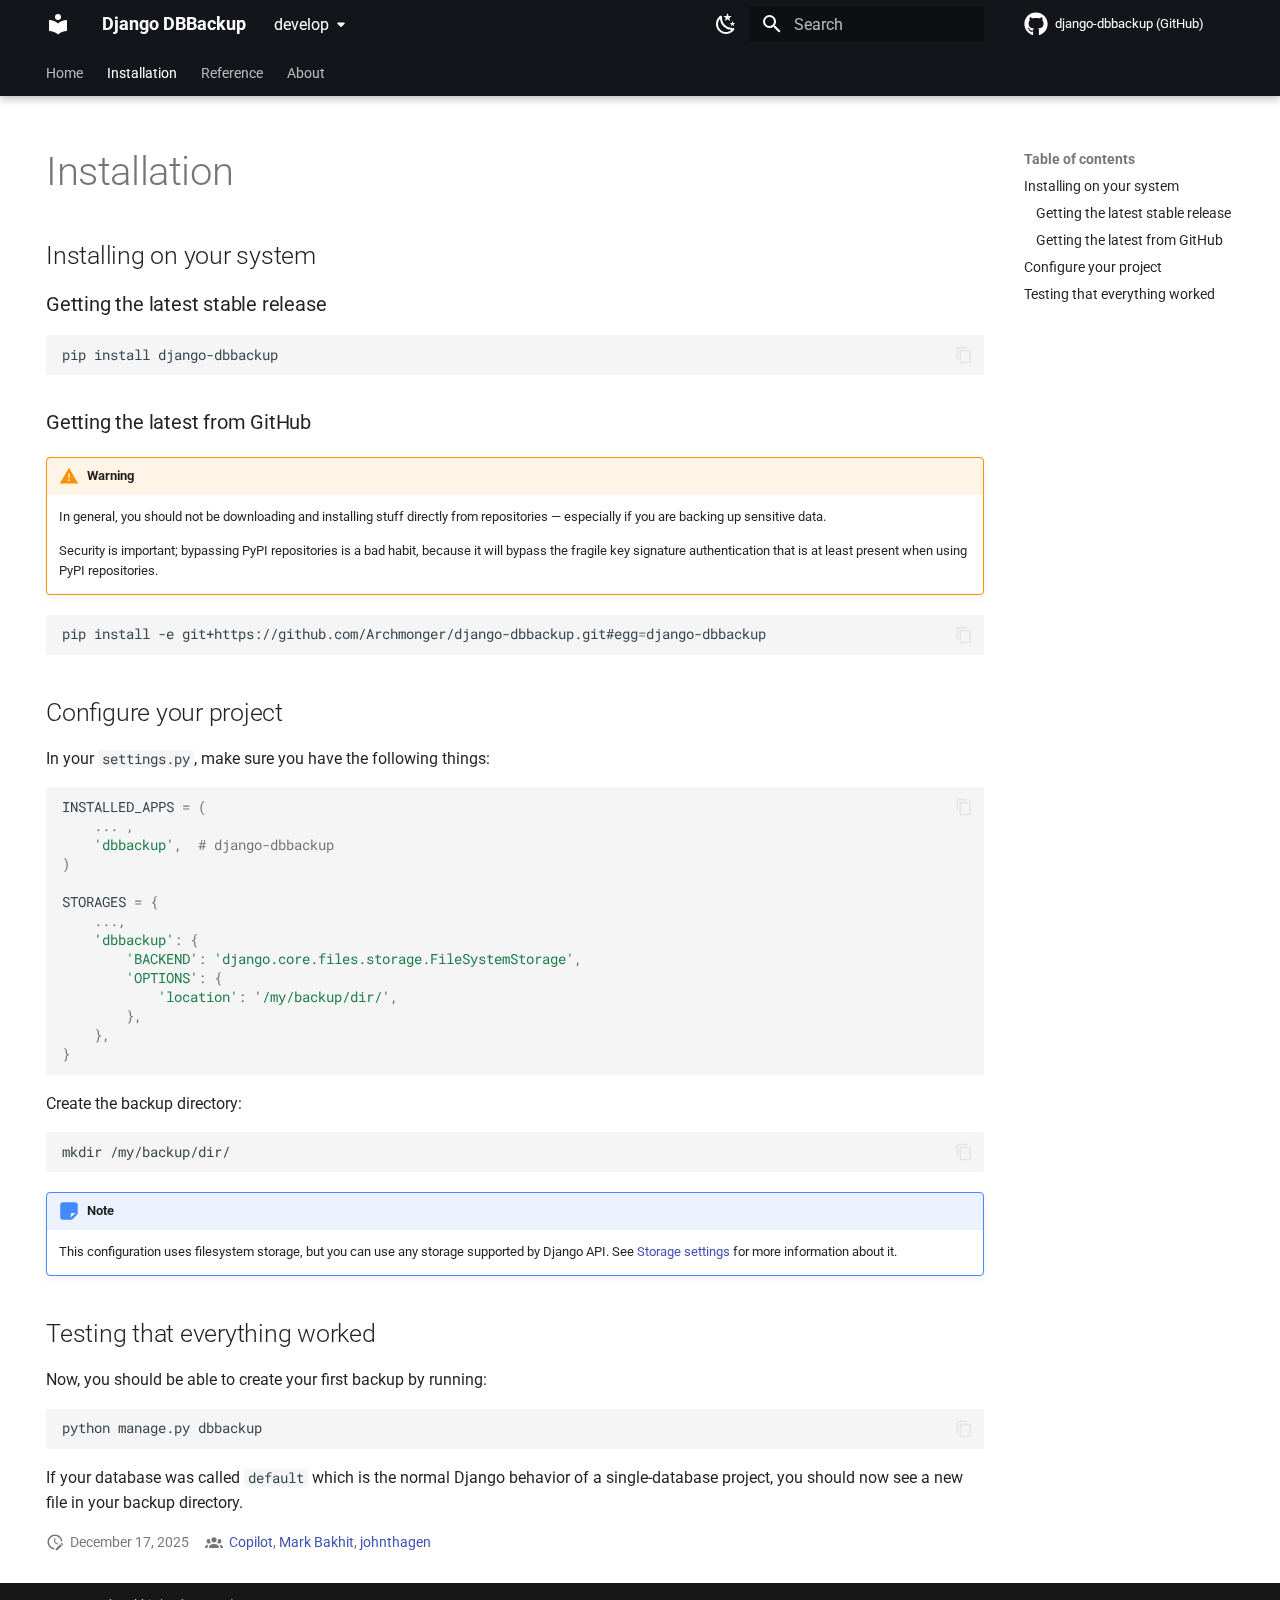
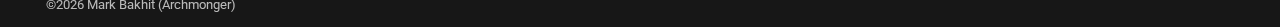
<file: develop/installation/index.html>
<!doctype html><html lang=en class=no-js> <head><meta charset=utf-8><meta name=viewport content="width=device-width,initial-scale=1"><meta name=description content="This Django application provides management commands to help backup and restore your project database and media files with various storages such as Amazon S3, DropBox or local file system."><link href=https://archmonger.github.io/django-dbbackup/develop/installation/ rel=canonical><link rel=prev href=..><link href=../configuration/ rel=next><link rel=icon href=../assets/images/favicon.png><meta name=generator content="mkdocs-1.6.1, mkdocs-material-9.7.2"><title>Installation - Django DBBackup</title><link rel=stylesheet href=../assets/stylesheets/main.484c7ddc.min.css><link rel=stylesheet href=../assets/stylesheets/palette.ab4e12ef.min.css><style>:root{--md-admonition-icon--note:url('data:image/svg+xml;charset=utf-8,%3Csvg%20xmlns%3D%22http%3A//www.w3.org/2000/svg%22%20viewBox%3D%220%200%20448%20512%22%3E%3C%21--%21%20Font%20Awesome%20Free%207.1.0%20by%20%40fontawesome%20-%20https%3A//fontawesome.com%20License%20-%20https%3A//fontawesome.com/license/free%20%28Icons%3A%20CC%20BY%204.0%2C%20Fonts%3A%20SIL%20OFL%201.1%2C%20Code%3A%20MIT%20License%29%20Copyright%202025%20Fonticons%2C%20Inc.--%3E%3Cpath%20d%3D%22M64%20480c-35.3%200-64-28.7-64-64V96c0-35.3%2028.7-64%2064-64h320c35.3%200%2064%2028.7%2064%2064v213.5c0%2017-6.7%2033.3-18.7%2045.3L322.7%20461.3c-12%2012-28.3%2018.7-45.3%2018.7zm325.5-176H296c-13.3%200-24%2010.7-24%2024v93.5z%22/%3E%3C/svg%3E');}</style><link rel=preconnect href=https://fonts.gstatic.com crossorigin><link rel=stylesheet href="https://fonts.googleapis.com/css?family=Roboto:300,300i,400,400i,700,700i%7CRoboto+Mono:400,400i,700,700i&display=fallback"><style>:root{--md-text-font:"Roboto";--md-code-font:"Roboto Mono"}</style><link rel=stylesheet href=../assets/css/main.css><script>__md_scope=new URL("..",location),__md_hash=e=>[...e].reduce(((e,_)=>(e<<5)-e+_.charCodeAt(0)),0),__md_get=(e,_=localStorage,t=__md_scope)=>JSON.parse(_.getItem(t.pathname+"."+e)),__md_set=(e,_,t=localStorage,a=__md_scope)=>{try{t.setItem(a.pathname+"."+e,JSON.stringify(_))}catch(e){}}</script><script id=__analytics>function __md_analytics(){function e(){dataLayer.push(arguments)}window.dataLayer=window.dataLayer||[],e("js",new Date),e("config","G-BFHSW4Q4YW"),document.addEventListener("DOMContentLoaded",(function(){document.forms.search&&document.forms.search.query.addEventListener("blur",(function(){this.value&&e("event","search",{search_term:this.value})}));document$.subscribe((function(){var t=document.forms.feedback;if(void 0!==t)for(var a of t.querySelectorAll("[type=submit]"))a.addEventListener("click",(function(a){a.preventDefault();var n=document.location.pathname,d=this.getAttribute("data-md-value");e("event","feedback",{page:n,data:d}),t.firstElementChild.disabled=!0;var r=t.querySelector(".md-feedback__note [data-md-value='"+d+"']");r&&(r.hidden=!1)})),t.hidden=!1})),location$.subscribe((function(t){e("config","G-BFHSW4Q4YW",{page_path:t.pathname})}))}));var t=document.createElement("script");t.async=!0,t.src="https://www.googletagmanager.com/gtag/js?id=G-BFHSW4Q4YW",document.getElementById("__analytics").insertAdjacentElement("afterEnd",t)}</script><script>"undefined"!=typeof __md_analytics&&__md_analytics()</script></head> <body dir=ltr data-md-color-scheme=slate data-md-color-primary=black data-md-color-accent=blue> <input class=md-toggle data-md-toggle=drawer type=checkbox id=__drawer autocomplete=off> <input class=md-toggle data-md-toggle=search type=checkbox id=__search autocomplete=off> <label class=md-overlay for=__drawer></label> <div data-md-component=skip> <a href=#installing-on-your-system class=md-skip> Skip to content </a> </div> <div data-md-component=announce> </div> <div data-md-color-scheme=default data-md-component=outdated hidden> </div> <header class="md-header md-header--shadow md-header--lifted" data-md-component=header> <nav class="md-header__inner md-grid" aria-label=Header> <a href=.. title="Django DBBackup" class="md-header__button md-logo" aria-label="Django DBBackup" data-md-component=logo> <svg xmlns=http://www.w3.org/2000/svg viewbox="0 0 24 24"><path d="M12 8a3 3 0 0 0 3-3 3 3 0 0 0-3-3 3 3 0 0 0-3 3 3 3 0 0 0 3 3m0 3.54C9.64 9.35 6.5 8 3 8v11c3.5 0 6.64 1.35 9 3.54 2.36-2.19 5.5-3.54 9-3.54V8c-3.5 0-6.64 1.35-9 3.54"/></svg> </a> <label class="md-header__button md-icon" for=__drawer> <svg xmlns=http://www.w3.org/2000/svg viewbox="0 0 24 24"><path d="M3 6h18v2H3zm0 5h18v2H3zm0 5h18v2H3z"/></svg> </label> <div class=md-header__title data-md-component=header-title> <div class=md-header__ellipsis> <div class=md-header__topic> <span class=md-ellipsis> Django DBBackup </span> </div> <div class=md-header__topic data-md-component=header-topic> <span class=md-ellipsis> Installation </span> </div> </div> </div> <form class=md-header__option data-md-component=palette> <input class=md-option data-md-color-media="(prefers-color-scheme: dark)" data-md-color-scheme=slate data-md-color-primary=black data-md-color-accent=blue aria-label="Switch to light mode" type=radio name=__palette id=__palette_0> <label class="md-header__button md-icon" title="Switch to light mode" for=__palette_1 hidden> <svg xmlns=http://www.w3.org/2000/svg viewbox="0 0 24 24"><path d="m3.55 19.09 1.41 1.41 1.8-1.79-1.42-1.42M12 6c-3.31 0-6 2.69-6 6s2.69 6 6 6 6-2.69 6-6c0-3.32-2.69-6-6-6m8 7h3v-2h-3m-2.76 7.71 1.8 1.79 1.41-1.41-1.79-1.8M20.45 5l-1.41-1.4-1.8 1.79 1.42 1.42M13 1h-2v3h2M6.76 5.39 4.96 3.6 3.55 5l1.79 1.81zM1 13h3v-2H1m12 9h-2v3h2"/></svg> </label> <input class=md-option data-md-color-media="(prefers-color-scheme: light)" data-md-color-scheme=default data-md-color-primary=black data-md-color-accent=blue aria-label="Switch to dark mode" type=radio name=__palette id=__palette_1> <label class="md-header__button md-icon" title="Switch to dark mode" for=__palette_0 hidden> <svg xmlns=http://www.w3.org/2000/svg viewbox="0 0 24 24"><path d="m17.75 4.09-2.53 1.94.91 3.06-2.63-1.81-2.63 1.81.91-3.06-2.53-1.94L12.44 4l1.06-3 1.06 3zm3.5 6.91-1.64 1.25.59 1.98-1.7-1.17-1.7 1.17.59-1.98L15.75 11l2.06-.05L18.5 9l.69 1.95zm-2.28 4.95c.83-.08 1.72 1.1 1.19 1.85-.32.45-.66.87-1.08 1.27C15.17 23 8.84 23 4.94 19.07c-3.91-3.9-3.91-10.24 0-14.14.4-.4.82-.76 1.27-1.08.75-.53 1.93.36 1.85 1.19-.27 2.86.69 5.83 2.89 8.02a9.96 9.96 0 0 0 8.02 2.89m-1.64 2.02a12.08 12.08 0 0 1-7.8-3.47c-2.17-2.19-3.33-5-3.49-7.82-2.81 3.14-2.7 7.96.31 10.98 3.02 3.01 7.84 3.12 10.98.31"/></svg> </label> </form> <script>var palette=__md_get("__palette");if(palette&&palette.color){if("(prefers-color-scheme)"===palette.color.media){var media=matchMedia("(prefers-color-scheme: light)"),input=document.querySelector(media.matches?"[data-md-color-media='(prefers-color-scheme: light)']":"[data-md-color-media='(prefers-color-scheme: dark)']");palette.color.media=input.getAttribute("data-md-color-media"),palette.color.scheme=input.getAttribute("data-md-color-scheme"),palette.color.primary=input.getAttribute("data-md-color-primary"),palette.color.accent=input.getAttribute("data-md-color-accent")}for(var[key,value]of Object.entries(palette.color))document.body.setAttribute("data-md-color-"+key,value)}</script> <label class="md-header__button md-icon" for=__search> <svg xmlns=http://www.w3.org/2000/svg viewbox="0 0 24 24"><path d="M9.5 3A6.5 6.5 0 0 1 16 9.5c0 1.61-.59 3.09-1.56 4.23l.27.27h.79l5 5-1.5 1.5-5-5v-.79l-.27-.27A6.52 6.52 0 0 1 9.5 16 6.5 6.5 0 0 1 3 9.5 6.5 6.5 0 0 1 9.5 3m0 2C7 5 5 7 5 9.5S7 14 9.5 14 14 12 14 9.5 12 5 9.5 5"/></svg> </label> <div class=md-search data-md-component=search role=dialog> <label class=md-search__overlay for=__search></label> <div class=md-search__inner role=search> <form class=md-search__form name=search> <input type=text class=md-search__input name=query aria-label=Search placeholder=Search autocapitalize=off autocorrect=off autocomplete=off spellcheck=false data-md-component=search-query required> <label class="md-search__icon md-icon" for=__search> <svg xmlns=http://www.w3.org/2000/svg viewbox="0 0 24 24"><path d="M9.5 3A6.5 6.5 0 0 1 16 9.5c0 1.61-.59 3.09-1.56 4.23l.27.27h.79l5 5-1.5 1.5-5-5v-.79l-.27-.27A6.52 6.52 0 0 1 9.5 16 6.5 6.5 0 0 1 3 9.5 6.5 6.5 0 0 1 9.5 3m0 2C7 5 5 7 5 9.5S7 14 9.5 14 14 12 14 9.5 12 5 9.5 5"/></svg> <svg xmlns=http://www.w3.org/2000/svg viewbox="0 0 24 24"><path d="M20 11v2H8l5.5 5.5-1.42 1.42L4.16 12l7.92-7.92L13.5 5.5 8 11z"/></svg> </label> <nav class=md-search__options aria-label=Search> <button type=reset class="md-search__icon md-icon" title=Clear aria-label=Clear tabindex=-1> <svg xmlns=http://www.w3.org/2000/svg viewbox="0 0 24 24"><path d="M19 6.41 17.59 5 12 10.59 6.41 5 5 6.41 10.59 12 5 17.59 6.41 19 12 13.41 17.59 19 19 17.59 13.41 12z"/></svg> </button> </nav> </form> <div class=md-search__output> <div class=md-search__scrollwrap tabindex=0 data-md-scrollfix> <div class=md-search-result data-md-component=search-result> <div class=md-search-result__meta> Initializing search </div> <ol class=md-search-result__list role=presentation></ol> </div> </div> </div> </div> </div> <div class=md-header__source> <a href=https://github.com/Archmonger/django-dbbackup title="Go to repository" class=md-source data-md-component=source> <div class="md-source__icon md-icon"> <svg xmlns=http://www.w3.org/2000/svg viewbox="0 0 512 512"><!-- Font Awesome Free 7.1.0 by @fontawesome - https://fontawesome.com License - https://fontawesome.com/license/free (Icons: CC BY 4.0, Fonts: SIL OFL 1.1, Code: MIT License) Copyright 2025 Fonticons, Inc.--><path d="M173.9 397.4c0 2-2.3 3.6-5.2 3.6-3.3.3-5.6-1.3-5.6-3.6 0-2 2.3-3.6 5.2-3.6 3-.3 5.6 1.3 5.6 3.6m-31.1-4.5c-.7 2 1.3 4.3 4.3 4.9 2.6 1 5.6 0 6.2-2s-1.3-4.3-4.3-5.2c-2.6-.7-5.5.3-6.2 2.3m44.2-1.7c-2.9.7-4.9 2.6-4.6 4.9.3 2 2.9 3.3 5.9 2.6 2.9-.7 4.9-2.6 4.6-4.6-.3-1.9-3-3.2-5.9-2.9M252.8 8C114.1 8 8 113.3 8 252c0 110.9 69.8 205.8 169.5 239.2 12.8 2.3 17.3-5.6 17.3-12.1 0-6.2-.3-40.4-.3-61.4 0 0-70 15-84.7-29.8 0 0-11.4-29.1-27.8-36.6 0 0-22.9-15.7 1.6-15.4 0 0 24.9 2 38.6 25.8 21.9 38.6 58.6 27.5 72.9 20.9 2.3-16 8.8-27.1 16-33.7-55.9-6.2-112.3-14.3-112.3-110.5 0-27.5 7.6-41.3 23.6-58.9-2.6-6.5-11.1-33.3 2.6-67.9 20.9-6.5 69 27 69 27 20-5.6 41.5-8.5 62.8-8.5s42.8 2.9 62.8 8.5c0 0 48.1-33.6 69-27 13.7 34.7 5.2 61.4 2.6 67.9 16 17.7 25.8 31.5 25.8 58.9 0 96.5-58.9 104.2-114.8 110.5 9.2 7.9 17 22.9 17 46.4 0 33.7-.3 75.4-.3 83.6 0 6.5 4.6 14.4 17.3 12.1C436.2 457.8 504 362.9 504 252 504 113.3 391.5 8 252.8 8M105.2 352.9c-1.3 1-1 3.3.7 5.2 1.6 1.6 3.9 2.3 5.2 1 1.3-1 1-3.3-.7-5.2-1.6-1.6-3.9-2.3-5.2-1m-10.8-8.1c-.7 1.3.3 2.9 2.3 3.9 1.6 1 3.6.7 4.3-.7.7-1.3-.3-2.9-2.3-3.9-2-.6-3.6-.3-4.3.7m32.4 35.6c-1.6 1.3-1 4.3 1.3 6.2 2.3 2.3 5.2 2.6 6.5 1 1.3-1.3.7-4.3-1.3-6.2-2.2-2.3-5.2-2.6-6.5-1m-11.4-14.7c-1.6 1-1.6 3.6 0 5.9s4.3 3.3 5.6 2.3c1.6-1.3 1.6-3.9 0-6.2-1.4-2.3-4-3.3-5.6-2"/></svg> </div> <div class=md-source__repository> django-dbbackup (GitHub) </div> </a> </div> </nav> <nav class=md-tabs aria-label=Tabs data-md-component=tabs> <div class=md-grid> <ul class=md-tabs__list> <li class=md-tabs__item> <a href=.. class=md-tabs__link> Home </a> </li> <li class="md-tabs__item md-tabs__item--active"> <a href=./ class=md-tabs__link> Installation </a> </li> <li class=md-tabs__item> <a href=../configuration/ class=md-tabs__link> Reference </a> </li> <li class=md-tabs__item> <a href=../changelog/ class=md-tabs__link> About </a> </li> </ul> </div> </nav> </header> <div class=md-container data-md-component=container> <main class=md-main data-md-component=main> <div class="md-main__inner md-grid"> <div class="md-sidebar md-sidebar--primary" data-md-component=sidebar data-md-type=navigation hidden> <div class=md-sidebar__scrollwrap> <div class=md-sidebar__inner> <nav class="md-nav md-nav--primary md-nav--lifted" aria-label=Navigation data-md-level=0> <label class=md-nav__title for=__drawer> <a href=.. title="Django DBBackup" class="md-nav__button md-logo" aria-label="Django DBBackup" data-md-component=logo> <svg xmlns=http://www.w3.org/2000/svg viewbox="0 0 24 24"><path d="M12 8a3 3 0 0 0 3-3 3 3 0 0 0-3-3 3 3 0 0 0-3 3 3 3 0 0 0 3 3m0 3.54C9.64 9.35 6.5 8 3 8v11c3.5 0 6.64 1.35 9 3.54 2.36-2.19 5.5-3.54 9-3.54V8c-3.5 0-6.64 1.35-9 3.54"/></svg> </a> Django DBBackup </label> <div class=md-nav__source> <a href=https://github.com/Archmonger/django-dbbackup title="Go to repository" class=md-source data-md-component=source> <div class="md-source__icon md-icon"> <svg xmlns=http://www.w3.org/2000/svg viewbox="0 0 512 512"><!-- Font Awesome Free 7.1.0 by @fontawesome - https://fontawesome.com License - https://fontawesome.com/license/free (Icons: CC BY 4.0, Fonts: SIL OFL 1.1, Code: MIT License) Copyright 2025 Fonticons, Inc.--><path d="M173.9 397.4c0 2-2.3 3.6-5.2 3.6-3.3.3-5.6-1.3-5.6-3.6 0-2 2.3-3.6 5.2-3.6 3-.3 5.6 1.3 5.6 3.6m-31.1-4.5c-.7 2 1.3 4.3 4.3 4.9 2.6 1 5.6 0 6.2-2s-1.3-4.3-4.3-5.2c-2.6-.7-5.5.3-6.2 2.3m44.2-1.7c-2.9.7-4.9 2.6-4.6 4.9.3 2 2.9 3.3 5.9 2.6 2.9-.7 4.9-2.6 4.6-4.6-.3-1.9-3-3.2-5.9-2.9M252.8 8C114.1 8 8 113.3 8 252c0 110.9 69.8 205.8 169.5 239.2 12.8 2.3 17.3-5.6 17.3-12.1 0-6.2-.3-40.4-.3-61.4 0 0-70 15-84.7-29.8 0 0-11.4-29.1-27.8-36.6 0 0-22.9-15.7 1.6-15.4 0 0 24.9 2 38.6 25.8 21.9 38.6 58.6 27.5 72.9 20.9 2.3-16 8.8-27.1 16-33.7-55.9-6.2-112.3-14.3-112.3-110.5 0-27.5 7.6-41.3 23.6-58.9-2.6-6.5-11.1-33.3 2.6-67.9 20.9-6.5 69 27 69 27 20-5.6 41.5-8.5 62.8-8.5s42.8 2.9 62.8 8.5c0 0 48.1-33.6 69-27 13.7 34.7 5.2 61.4 2.6 67.9 16 17.7 25.8 31.5 25.8 58.9 0 96.5-58.9 104.2-114.8 110.5 9.2 7.9 17 22.9 17 46.4 0 33.7-.3 75.4-.3 83.6 0 6.5 4.6 14.4 17.3 12.1C436.2 457.8 504 362.9 504 252 504 113.3 391.5 8 252.8 8M105.2 352.9c-1.3 1-1 3.3.7 5.2 1.6 1.6 3.9 2.3 5.2 1 1.3-1 1-3.3-.7-5.2-1.6-1.6-3.9-2.3-5.2-1m-10.8-8.1c-.7 1.3.3 2.9 2.3 3.9 1.6 1 3.6.7 4.3-.7.7-1.3-.3-2.9-2.3-3.9-2-.6-3.6-.3-4.3.7m32.4 35.6c-1.6 1.3-1 4.3 1.3 6.2 2.3 2.3 5.2 2.6 6.5 1 1.3-1.3.7-4.3-1.3-6.2-2.2-2.3-5.2-2.6-6.5-1m-11.4-14.7c-1.6 1-1.6 3.6 0 5.9s4.3 3.3 5.6 2.3c1.6-1.3 1.6-3.9 0-6.2-1.4-2.3-4-3.3-5.6-2"/></svg> </div> <div class=md-source__repository> django-dbbackup (GitHub) </div> </a> </div> <ul class=md-nav__list data-md-scrollfix> <li class=md-nav__item> <a href=.. class=md-nav__link> <span class=md-ellipsis> Home </span> </a> </li> <li class="md-nav__item md-nav__item--active"> <input class="md-nav__toggle md-toggle" type=checkbox id=__toc> <label class="md-nav__link md-nav__link--active" for=__toc> <span class=md-ellipsis> Installation </span> <span class="md-nav__icon md-icon"></span> </label> <a href=./ class="md-nav__link md-nav__link--active"> <span class=md-ellipsis> Installation </span> </a> <nav class="md-nav md-nav--secondary" aria-label="Table of contents"> <label class=md-nav__title for=__toc> <span class="md-nav__icon md-icon"></span> Table of contents </label> <ul class=md-nav__list data-md-component=toc data-md-scrollfix> <li class=md-nav__item> <a href=#installing-on-your-system class=md-nav__link> <span class=md-ellipsis> Installing on your system </span> </a> <nav class=md-nav aria-label="Installing on your system"> <ul class=md-nav__list> <li class=md-nav__item> <a href=#getting-the-latest-stable-release class=md-nav__link> <span class=md-ellipsis> Getting the latest stable release </span> </a> </li> <li class=md-nav__item> <a href=#getting-the-latest-from-github class=md-nav__link> <span class=md-ellipsis> Getting the latest from GitHub </span> </a> </li> </ul> </nav> </li> <li class=md-nav__item> <a href=#configure-your-project class=md-nav__link> <span class=md-ellipsis> Configure your project </span> </a> </li> <li class=md-nav__item> <a href=#testing-that-everything-worked class=md-nav__link> <span class=md-ellipsis> Testing that everything worked </span> </a> </li> </ul> </nav> </li> <li class="md-nav__item md-nav__item--nested"> <input class="md-nav__toggle md-toggle " type=checkbox id=__nav_3> <label class=md-nav__link for=__nav_3 id=__nav_3_label tabindex=0> <span class=md-ellipsis> Reference </span> <span class="md-nav__icon md-icon"></span> </label> <nav class=md-nav data-md-level=1 aria-labelledby=__nav_3_label aria-expanded=false> <label class=md-nav__title for=__nav_3> <span class="md-nav__icon md-icon"></span> Reference </label> <ul class=md-nav__list data-md-scrollfix> <li class=md-nav__item> <a href=../configuration/ class=md-nav__link> <span class=md-ellipsis> Configuration </span> </a> </li> <li class=md-nav__item> <a href=../databases/ class=md-nav__link> <span class=md-ellipsis> Databases </span> </a> </li> <li class=md-nav__item> <a href=../storage/ class=md-nav__link> <span class=md-ellipsis> Storage </span> </a> </li> <li class=md-nav__item> <a href=../commands/ class=md-nav__link> <span class=md-ellipsis> Commands </span> </a> </li> <li class=md-nav__item> <a href=../signals/ class=md-nav__link> <span class=md-ellipsis> Signals </span> </a> </li> <li class=md-nav__item> <a href=../integration/ class=md-nav__link> <span class=md-ellipsis> Integration </span> </a> </li> </ul> </nav> </li> <li class="md-nav__item md-nav__item--nested"> <input class="md-nav__toggle md-toggle " type=checkbox id=__nav_4> <label class=md-nav__link for=__nav_4 id=__nav_4_label tabindex=0> <span class=md-ellipsis> About </span> <span class="md-nav__icon md-icon"></span> </label> <nav class=md-nav data-md-level=1 aria-labelledby=__nav_4_label aria-expanded=false> <label class=md-nav__title for=__nav_4> <span class="md-nav__icon md-icon"></span> About </label> <ul class=md-nav__list data-md-scrollfix> <li class=md-nav__item> <a href=../changelog/ class=md-nav__link> <span class=md-ellipsis> Changelog </span> </a> </li> <li class=md-nav__item> <a href=../contributing/ class=md-nav__link> <span class=md-ellipsis> Contributor Guide </span> </a> </li> <li class="md-nav__item md-nav__item--nested"> <input class="md-nav__toggle md-toggle " type=checkbox id=__nav_4_3> <label class=md-nav__link for=__nav_4_3 id=__nav_4_3_label tabindex=0> <span class=md-ellipsis> Community </span> <span class="md-nav__icon md-icon"></span> </label> <nav class=md-nav data-md-level=2 aria-labelledby=__nav_4_3_label aria-expanded=false> <label class=md-nav__title for=__nav_4_3> <span class="md-nav__icon md-icon"></span> Community </label> <ul class=md-nav__list data-md-scrollfix> <li class=md-nav__item> <a href=https://github.com/Archmonger/django-dbbackup/discussions class=md-nav__link> <span class=md-ellipsis> GitHub Discussions </span> </a> </li> </ul> </nav> </li> <li class=md-nav__item> <a href=../license/ class=md-nav__link> <span class=md-ellipsis> License </span> </a> </li> </ul> </nav> </li> </ul> </nav> </div> </div> </div> <div class="md-sidebar md-sidebar--secondary" data-md-component=sidebar data-md-type=toc> <div class=md-sidebar__scrollwrap> <div class=md-sidebar__inner> <nav class="md-nav md-nav--secondary" aria-label="Table of contents"> <label class=md-nav__title for=__toc> <span class="md-nav__icon md-icon"></span> Table of contents </label> <ul class=md-nav__list data-md-component=toc data-md-scrollfix> <li class=md-nav__item> <a href=#installing-on-your-system class=md-nav__link> <span class=md-ellipsis> Installing on your system </span> </a> <nav class=md-nav aria-label="Installing on your system"> <ul class=md-nav__list> <li class=md-nav__item> <a href=#getting-the-latest-stable-release class=md-nav__link> <span class=md-ellipsis> Getting the latest stable release </span> </a> </li> <li class=md-nav__item> <a href=#getting-the-latest-from-github class=md-nav__link> <span class=md-ellipsis> Getting the latest from GitHub </span> </a> </li> </ul> </nav> </li> <li class=md-nav__item> <a href=#configure-your-project class=md-nav__link> <span class=md-ellipsis> Configure your project </span> </a> </li> <li class=md-nav__item> <a href=#testing-that-everything-worked class=md-nav__link> <span class=md-ellipsis> Testing that everything worked </span> </a> </li> </ul> </nav> </div> </div> </div> <div class=md-content data-md-component=content> <article class="md-content__inner md-typeset"> <h1>Installation</h1> <h2 id=installing-on-your-system>Installing on your system<a class=headerlink href=#installing-on-your-system title="Permanent link">&para;</a></h2> <h3 id=getting-the-latest-stable-release>Getting the latest stable release<a class=headerlink href=#getting-the-latest-stable-release title="Permanent link">&para;</a></h3> <div class=highlight><pre><span></span><code>pip<span class=w> </span>install<span class=w> </span>django-dbbackup
</code></pre></div> <h3 id=getting-the-latest-from-github>Getting the latest from GitHub<a class=headerlink href=#getting-the-latest-from-github title="Permanent link">&para;</a></h3> <div class="admonition warning"> <p class=admonition-title>Warning</p> <p>In general, you should not be downloading and installing stuff directly from repositories — especially if you are backing up sensitive data.</p> <p>Security is important; bypassing PyPI repositories is a bad habit, because it will bypass the fragile key signature authentication that is at least present when using PyPI repositories.</p> </div> <div class=highlight><pre><span></span><code>pip<span class=w> </span>install<span class=w> </span>-e<span class=w> </span>git+https://github.com/Archmonger/django-dbbackup.git#egg<span class=o>=</span>django-dbbackup
</code></pre></div> <h2 id=configure-your-project>Configure your project<a class=headerlink href=#configure-your-project title="Permanent link">&para;</a></h2> <p>In your <code>settings.py</code>, make sure you have the following things:</p> <div class=highlight><pre><span></span><code><span class=n>INSTALLED_APPS</span> <span class=o>=</span> <span class=p>(</span>
    <span class=o>...</span> <span class=p>,</span>
    <span class=s1>&#39;dbbackup&#39;</span><span class=p>,</span>  <span class=c1># django-dbbackup</span>
<span class=p>)</span>

<span class=n>STORAGES</span> <span class=o>=</span> <span class=p>{</span>
    <span class=o>...</span><span class=p>,</span>
    <span class=s1>&#39;dbbackup&#39;</span><span class=p>:</span> <span class=p>{</span>
        <span class=s1>&#39;BACKEND&#39;</span><span class=p>:</span> <span class=s1>&#39;django.core.files.storage.FileSystemStorage&#39;</span><span class=p>,</span>
        <span class=s1>&#39;OPTIONS&#39;</span><span class=p>:</span> <span class=p>{</span>
            <span class=s1>&#39;location&#39;</span><span class=p>:</span> <span class=s1>&#39;/my/backup/dir/&#39;</span><span class=p>,</span>
        <span class=p>},</span>
    <span class=p>},</span>
<span class=p>}</span>
</code></pre></div> <p>Create the backup directory:</p> <div class=highlight><pre><span></span><code>mkdir<span class=w> </span>/my/backup/dir/
</code></pre></div> <div class="admonition note"> <p class=admonition-title>Note</p> <p>This configuration uses filesystem storage, but you can use any storage supported by Django API. See <a href=../storage/ >Storage settings</a> for more information about it.</p> </div> <h2 id=testing-that-everything-worked>Testing that everything worked<a class=headerlink href=#testing-that-everything-worked title="Permanent link">&para;</a></h2> <p>Now, you should be able to create your first backup by running:</p> <div class=highlight><pre><span></span><code>python<span class=w> </span>manage.py<span class=w> </span>dbbackup
</code></pre></div> <p>If your database was called <code>default</code> which is the normal Django behavior of a single-database project, you should now see a new file in your backup directory.</p> <aside class=md-source-file> <span class=md-source-file__fact> <span class=md-icon title="Last update"> <svg xmlns=http://www.w3.org/2000/svg viewbox="0 0 24 24"><path d="M21 13.1c-.1 0-.3.1-.4.2l-1 1 2.1 2.1 1-1c.2-.2.2-.6 0-.8l-1.3-1.3c-.1-.1-.2-.2-.4-.2m-1.9 1.8-6.1 6V23h2.1l6.1-6.1zM12.5 7v5.2l4 2.4-1 1L11 13V7zM11 21.9c-5.1-.5-9-4.8-9-9.9C2 6.5 6.5 2 12 2c5.3 0 9.6 4.1 10 9.3-.3-.1-.6-.2-1-.2s-.7.1-1 .2C19.6 7.2 16.2 4 12 4c-4.4 0-8 3.6-8 8 0 4.1 3.1 7.5 7.1 7.9l-.1.2z"/></svg> </span> <span class="git-revision-date-localized-plugin git-revision-date-localized-plugin-date" title="December 17, 2025 10:48:13 UTC">December 17, 2025</span> </span> <span class=md-source-file__fact> <span class=md-icon title=Contributors> <svg xmlns=http://www.w3.org/2000/svg viewbox="0 0 24 24"><path d="M12 5.5A3.5 3.5 0 0 1 15.5 9a3.5 3.5 0 0 1-3.5 3.5A3.5 3.5 0 0 1 8.5 9 3.5 3.5 0 0 1 12 5.5M5 8c.56 0 1.08.15 1.53.42-.15 1.43.27 2.85 1.13 3.96C7.16 13.34 6.16 14 5 14a3 3 0 0 1-3-3 3 3 0 0 1 3-3m14 0a3 3 0 0 1 3 3 3 3 0 0 1-3 3c-1.16 0-2.16-.66-2.66-1.62a5.54 5.54 0 0 0 1.13-3.96c.45-.27.97-.42 1.53-.42M5.5 18.25c0-2.07 2.91-3.75 6.5-3.75s6.5 1.68 6.5 3.75V20h-13zM0 20v-1.5c0-1.39 1.89-2.56 4.45-2.9-.59.68-.95 1.62-.95 2.65V20zm24 0h-3.5v-1.75c0-1.03-.36-1.97-.95-2.65 2.56.34 4.45 1.51 4.45 2.9z"/></svg> </span> <nav> <a href=mailto:198982749+copilot@users.noreply.github.com>Copilot</a>, <a href=mailto:archiethemonger@gmail.com>Mark Bakhit</a>, <a href=mailto:johnthagen@users.noreply.github.com>johnthagen</a> </nav> </span> </aside> </article> </div> <script>var target=document.getElementById(location.hash.slice(1));target&&target.name&&(target.checked=target.name.startsWith("__tabbed_"))</script> </div> <button type=button class="md-top md-icon" data-md-component=top hidden> <svg xmlns=http://www.w3.org/2000/svg viewbox="0 0 24 24"><path d="M13 20h-2V8l-5.5 5.5-1.42-1.42L12 4.16l7.92 7.92-1.42 1.42L13 8z"/></svg> Back to top </button> </main> <footer class=md-footer> <div class="md-footer-meta md-typeset"> <div class="md-footer-meta__inner md-grid"> <div class=md-copyright> <div class=md-copyright__highlight> &copy;<div id=year></div> <script>document.getElementById("year").innerHTML = new Date().getFullYear();</script> Mark Bakhit (Archmonger) </div> </div> </div> </div> </footer> </div> <div class=md-dialog data-md-component=dialog> <div class="md-dialog__inner md-typeset"></div> </div> <script id=__config type=application/json>{"annotate": null, "base": "..", "features": ["navigation.tabs", "navigation.tabs.sticky", "navigation.top", "content.code.copy", "search.highlight"], "search": "../assets/javascripts/workers/search.2c215733.min.js", "tags": null, "translations": {"clipboard.copied": "Copied to clipboard", "clipboard.copy": "Copy to clipboard", "search.result.more.one": "1 more on this page", "search.result.more.other": "# more on this page", "search.result.none": "No matching documents", "search.result.one": "1 matching document", "search.result.other": "# matching documents", "search.result.placeholder": "Type to start searching", "search.result.term.missing": "Missing", "select.version": "Select version"}, "version": {"provider": "mike"}}</script> <script src=../assets/javascripts/bundle.79ae519e.min.js></script> </body> </html>
</file>
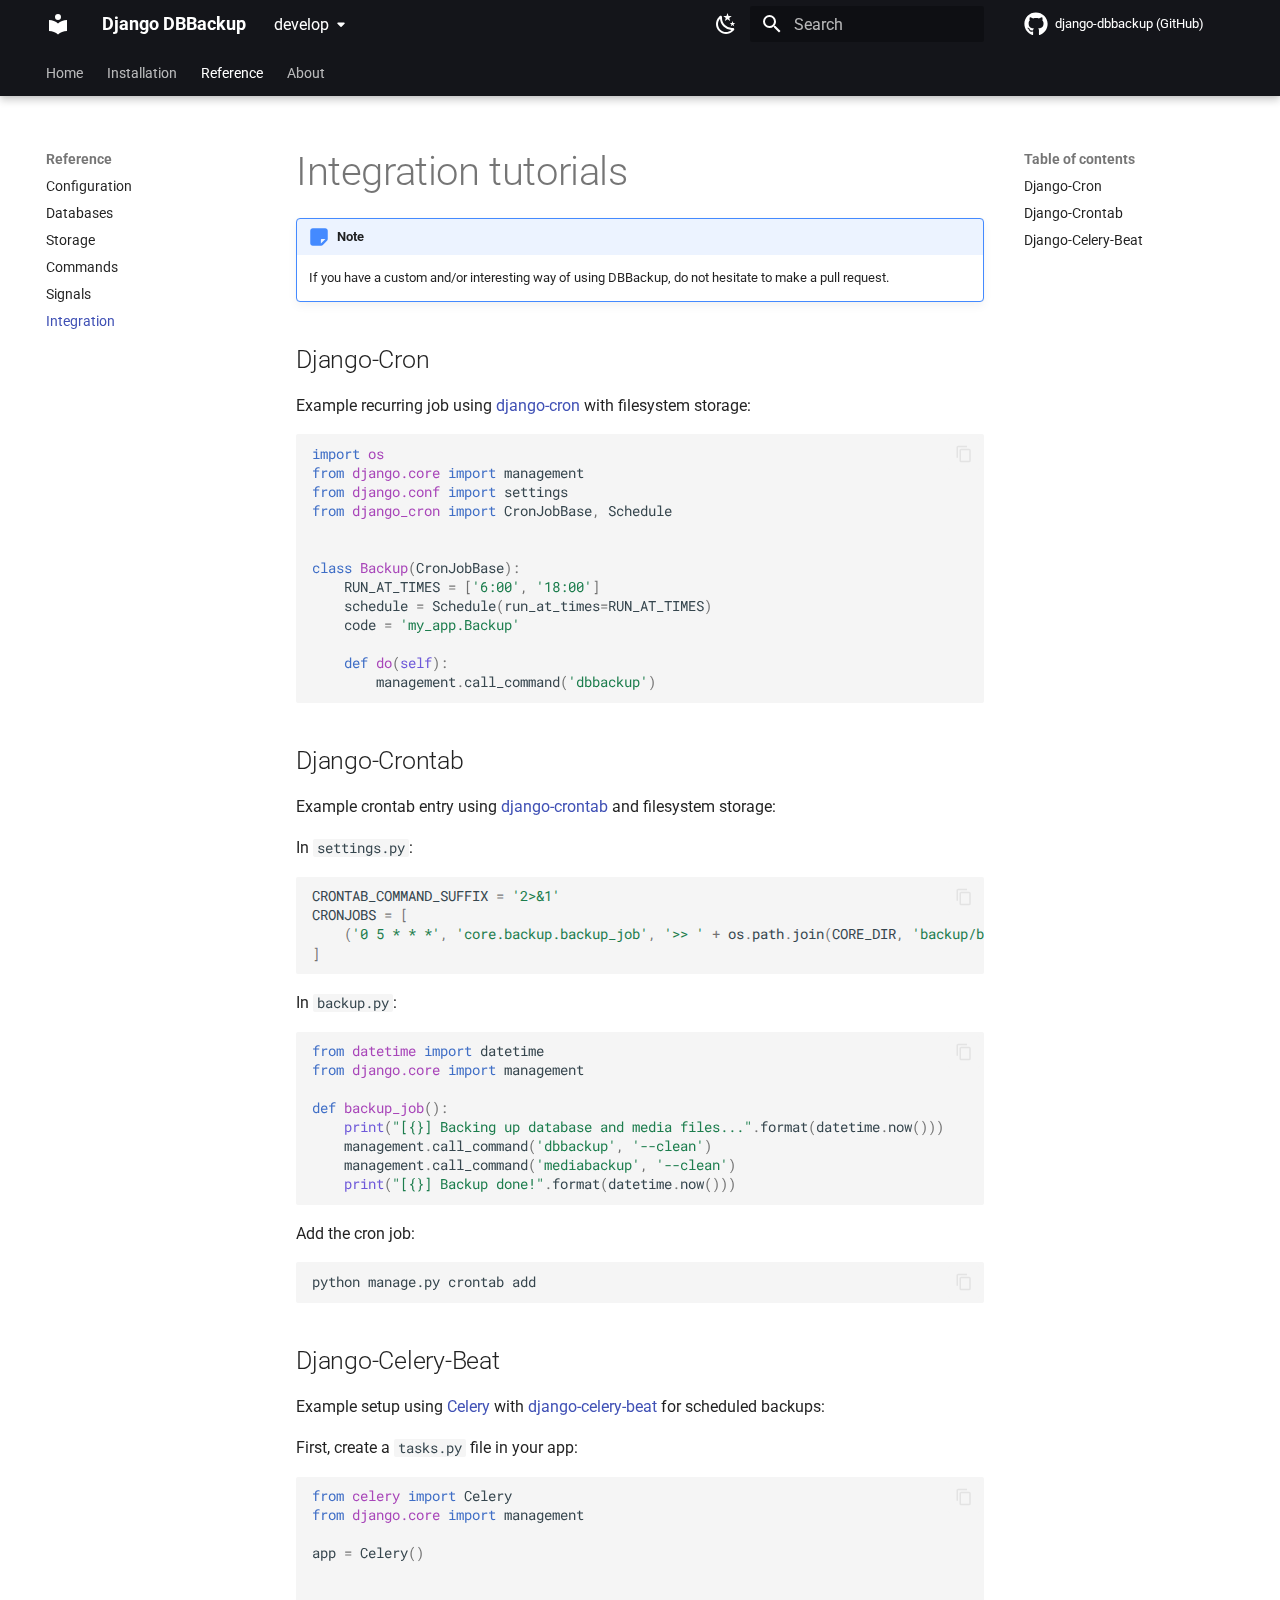
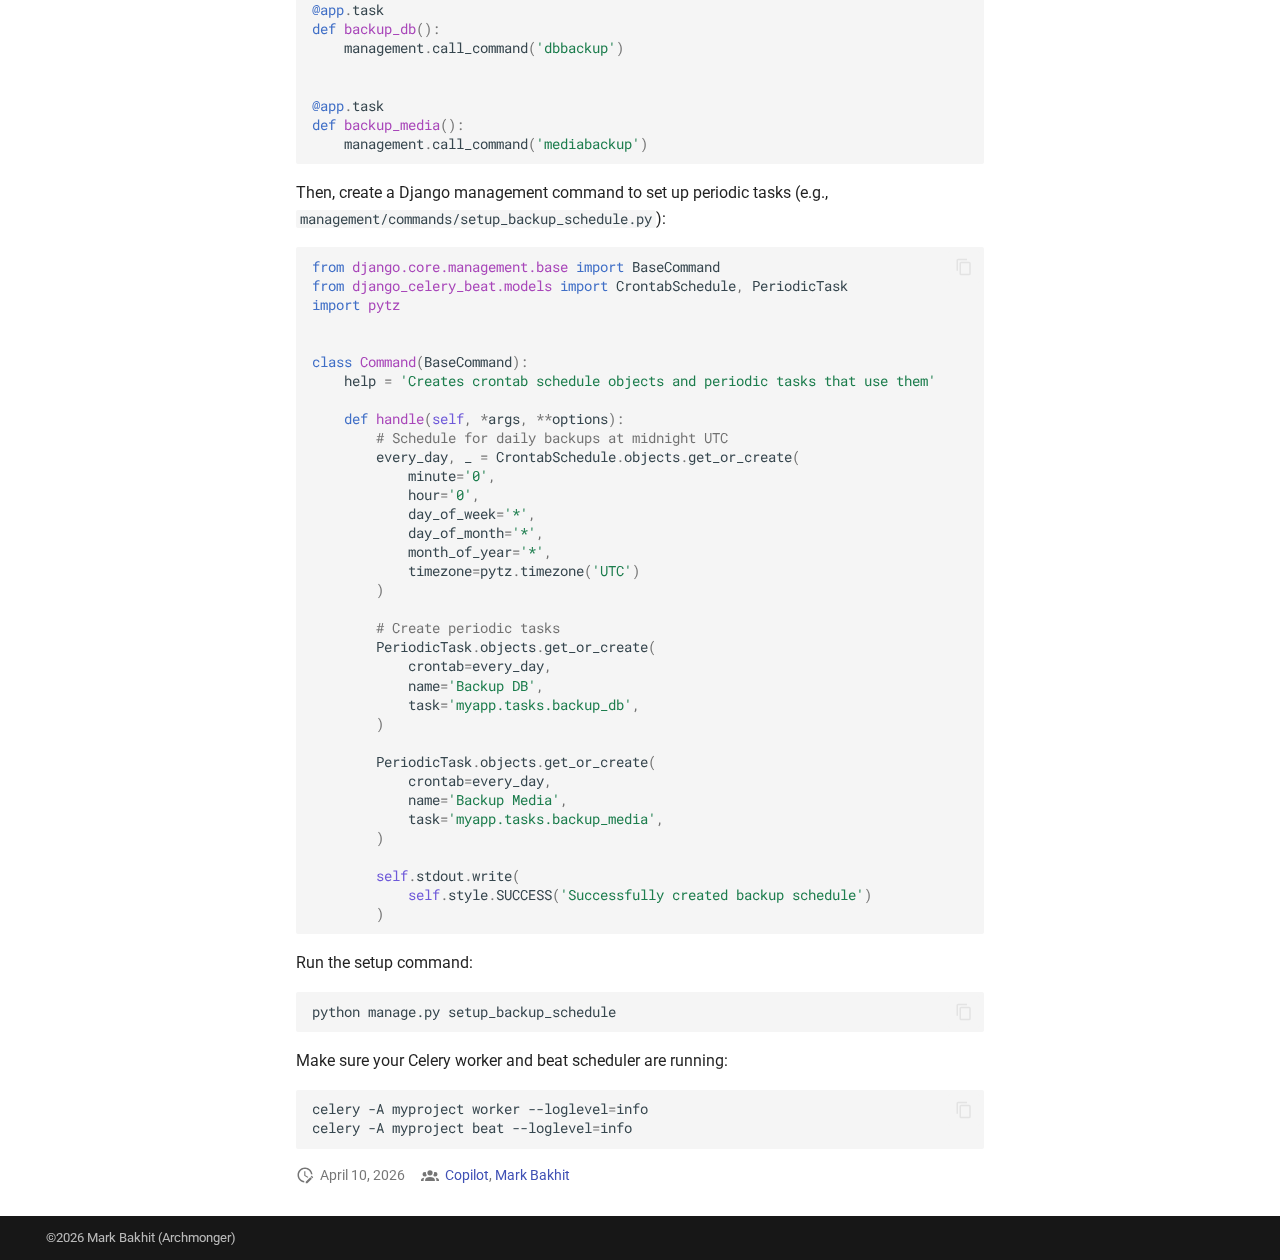
<file: develop/integration/index.html>
<!doctype html><html lang=en class=no-js> <head><meta charset=utf-8><meta name=viewport content="width=device-width,initial-scale=1"><meta name=description content="This Django application provides management commands to help backup and restore your project database and media files with various storages such as Amazon S3, DropBox or local file system."><link href=https://archmonger.github.io/django-dbbackup/develop/integration/ rel=canonical><link href=../signals/ rel=prev><link href=../changelog/ rel=next><link rel=icon href=../assets/images/favicon.png><meta name=generator content="mkdocs-1.6.1, mkdocs-material-9.7.6"><title>Integration - Django DBBackup</title><link rel=stylesheet href=../assets/stylesheets/main.484c7ddc.min.css><link rel=stylesheet href=../assets/stylesheets/palette.ab4e12ef.min.css><style>:root{--md-admonition-icon--note:url('data:image/svg+xml;charset=utf-8,%3Csvg%20xmlns%3D%22http%3A//www.w3.org/2000/svg%22%20viewBox%3D%220%200%20448%20512%22%3E%3C%21--%21%20Font%20Awesome%20Free%207.1.0%20by%20%40fontawesome%20-%20https%3A//fontawesome.com%20License%20-%20https%3A//fontawesome.com/license/free%20%28Icons%3A%20CC%20BY%204.0%2C%20Fonts%3A%20SIL%20OFL%201.1%2C%20Code%3A%20MIT%20License%29%20Copyright%202025%20Fonticons%2C%20Inc.--%3E%3Cpath%20d%3D%22M64%20480c-35.3%200-64-28.7-64-64V96c0-35.3%2028.7-64%2064-64h320c35.3%200%2064%2028.7%2064%2064v213.5c0%2017-6.7%2033.3-18.7%2045.3L322.7%20461.3c-12%2012-28.3%2018.7-45.3%2018.7zm325.5-176H296c-13.3%200-24%2010.7-24%2024v93.5z%22/%3E%3C/svg%3E');}</style><link rel=preconnect href=https://fonts.gstatic.com crossorigin><link rel=stylesheet href="https://fonts.googleapis.com/css?family=Roboto:300,300i,400,400i,700,700i%7CRoboto+Mono:400,400i,700,700i&display=fallback"><style>:root{--md-text-font:"Roboto";--md-code-font:"Roboto Mono"}</style><link rel=stylesheet href=../assets/css/main.css><script>__md_scope=new URL("..",location),__md_hash=e=>[...e].reduce(((e,_)=>(e<<5)-e+_.charCodeAt(0)),0),__md_get=(e,_=localStorage,t=__md_scope)=>JSON.parse(_.getItem(t.pathname+"."+e)),__md_set=(e,_,t=localStorage,a=__md_scope)=>{try{t.setItem(a.pathname+"."+e,JSON.stringify(_))}catch(e){}}</script><script id=__analytics>function __md_analytics(){function e(){dataLayer.push(arguments)}window.dataLayer=window.dataLayer||[],e("js",new Date),e("config","G-BFHSW4Q4YW"),document.addEventListener("DOMContentLoaded",(function(){document.forms.search&&document.forms.search.query.addEventListener("blur",(function(){this.value&&e("event","search",{search_term:this.value})}));document$.subscribe((function(){var t=document.forms.feedback;if(void 0!==t)for(var a of t.querySelectorAll("[type=submit]"))a.addEventListener("click",(function(a){a.preventDefault();var n=document.location.pathname,d=this.getAttribute("data-md-value");e("event","feedback",{page:n,data:d}),t.firstElementChild.disabled=!0;var r=t.querySelector(".md-feedback__note [data-md-value='"+d+"']");r&&(r.hidden=!1)})),t.hidden=!1})),location$.subscribe((function(t){e("config","G-BFHSW4Q4YW",{page_path:t.pathname})}))}));var t=document.createElement("script");t.async=!0,t.src="https://www.googletagmanager.com/gtag/js?id=G-BFHSW4Q4YW",document.getElementById("__analytics").insertAdjacentElement("afterEnd",t)}</script><script>"undefined"!=typeof __md_analytics&&__md_analytics()</script></head> <body dir=ltr data-md-color-scheme=slate data-md-color-primary=black data-md-color-accent=blue> <input class=md-toggle data-md-toggle=drawer type=checkbox id=__drawer autocomplete=off> <input class=md-toggle data-md-toggle=search type=checkbox id=__search autocomplete=off> <label class=md-overlay for=__drawer></label> <div data-md-component=skip> <a href=#integration-tutorials class=md-skip> Skip to content </a> </div> <div data-md-component=announce> </div> <div data-md-color-scheme=default data-md-component=outdated hidden> </div> <header class="md-header md-header--shadow md-header--lifted" data-md-component=header> <nav class="md-header__inner md-grid" aria-label=Header> <a href=.. title="Django DBBackup" class="md-header__button md-logo" aria-label="Django DBBackup" data-md-component=logo> <svg xmlns=http://www.w3.org/2000/svg viewbox="0 0 24 24"><path d="M12 8a3 3 0 0 0 3-3 3 3 0 0 0-3-3 3 3 0 0 0-3 3 3 3 0 0 0 3 3m0 3.54C9.64 9.35 6.5 8 3 8v11c3.5 0 6.64 1.35 9 3.54 2.36-2.19 5.5-3.54 9-3.54V8c-3.5 0-6.64 1.35-9 3.54"/></svg> </a> <label class="md-header__button md-icon" for=__drawer> <svg xmlns=http://www.w3.org/2000/svg viewbox="0 0 24 24"><path d="M3 6h18v2H3zm0 5h18v2H3zm0 5h18v2H3z"/></svg> </label> <div class=md-header__title data-md-component=header-title> <div class=md-header__ellipsis> <div class=md-header__topic> <span class=md-ellipsis> Django DBBackup </span> </div> <div class=md-header__topic data-md-component=header-topic> <span class=md-ellipsis> Integration </span> </div> </div> </div> <form class=md-header__option data-md-component=palette> <input class=md-option data-md-color-media="(prefers-color-scheme: dark)" data-md-color-scheme=slate data-md-color-primary=black data-md-color-accent=blue aria-label="Switch to light mode" type=radio name=__palette id=__palette_0> <label class="md-header__button md-icon" title="Switch to light mode" for=__palette_1 hidden> <svg xmlns=http://www.w3.org/2000/svg viewbox="0 0 24 24"><path d="m3.55 19.09 1.41 1.41 1.8-1.79-1.42-1.42M12 6c-3.31 0-6 2.69-6 6s2.69 6 6 6 6-2.69 6-6c0-3.32-2.69-6-6-6m8 7h3v-2h-3m-2.76 7.71 1.8 1.79 1.41-1.41-1.79-1.8M20.45 5l-1.41-1.4-1.8 1.79 1.42 1.42M13 1h-2v3h2M6.76 5.39 4.96 3.6 3.55 5l1.79 1.81zM1 13h3v-2H1m12 9h-2v3h2"/></svg> </label> <input class=md-option data-md-color-media="(prefers-color-scheme: light)" data-md-color-scheme=default data-md-color-primary=black data-md-color-accent=blue aria-label="Switch to dark mode" type=radio name=__palette id=__palette_1> <label class="md-header__button md-icon" title="Switch to dark mode" for=__palette_0 hidden> <svg xmlns=http://www.w3.org/2000/svg viewbox="0 0 24 24"><path d="m17.75 4.09-2.53 1.94.91 3.06-2.63-1.81-2.63 1.81.91-3.06-2.53-1.94L12.44 4l1.06-3 1.06 3zm3.5 6.91-1.64 1.25.59 1.98-1.7-1.17-1.7 1.17.59-1.98L15.75 11l2.06-.05L18.5 9l.69 1.95zm-2.28 4.95c.83-.08 1.72 1.1 1.19 1.85-.32.45-.66.87-1.08 1.27C15.17 23 8.84 23 4.94 19.07c-3.91-3.9-3.91-10.24 0-14.14.4-.4.82-.76 1.27-1.08.75-.53 1.93.36 1.85 1.19-.27 2.86.69 5.83 2.89 8.02a9.96 9.96 0 0 0 8.02 2.89m-1.64 2.02a12.08 12.08 0 0 1-7.8-3.47c-2.17-2.19-3.33-5-3.49-7.82-2.81 3.14-2.7 7.96.31 10.98 3.02 3.01 7.84 3.12 10.98.31"/></svg> </label> </form> <script>var palette=__md_get("__palette");if(palette&&palette.color){if("(prefers-color-scheme)"===palette.color.media){var media=matchMedia("(prefers-color-scheme: light)"),input=document.querySelector(media.matches?"[data-md-color-media='(prefers-color-scheme: light)']":"[data-md-color-media='(prefers-color-scheme: dark)']");palette.color.media=input.getAttribute("data-md-color-media"),palette.color.scheme=input.getAttribute("data-md-color-scheme"),palette.color.primary=input.getAttribute("data-md-color-primary"),palette.color.accent=input.getAttribute("data-md-color-accent")}for(var[key,value]of Object.entries(palette.color))document.body.setAttribute("data-md-color-"+key,value)}</script> <label class="md-header__button md-icon" for=__search> <svg xmlns=http://www.w3.org/2000/svg viewbox="0 0 24 24"><path d="M9.5 3A6.5 6.5 0 0 1 16 9.5c0 1.61-.59 3.09-1.56 4.23l.27.27h.79l5 5-1.5 1.5-5-5v-.79l-.27-.27A6.52 6.52 0 0 1 9.5 16 6.5 6.5 0 0 1 3 9.5 6.5 6.5 0 0 1 9.5 3m0 2C7 5 5 7 5 9.5S7 14 9.5 14 14 12 14 9.5 12 5 9.5 5"/></svg> </label> <div class=md-search data-md-component=search role=dialog> <label class=md-search__overlay for=__search></label> <div class=md-search__inner role=search> <form class=md-search__form name=search> <input type=text class=md-search__input name=query aria-label=Search placeholder=Search autocapitalize=off autocorrect=off autocomplete=off spellcheck=false data-md-component=search-query required> <label class="md-search__icon md-icon" for=__search> <svg xmlns=http://www.w3.org/2000/svg viewbox="0 0 24 24"><path d="M9.5 3A6.5 6.5 0 0 1 16 9.5c0 1.61-.59 3.09-1.56 4.23l.27.27h.79l5 5-1.5 1.5-5-5v-.79l-.27-.27A6.52 6.52 0 0 1 9.5 16 6.5 6.5 0 0 1 3 9.5 6.5 6.5 0 0 1 9.5 3m0 2C7 5 5 7 5 9.5S7 14 9.5 14 14 12 14 9.5 12 5 9.5 5"/></svg> <svg xmlns=http://www.w3.org/2000/svg viewbox="0 0 24 24"><path d="M20 11v2H8l5.5 5.5-1.42 1.42L4.16 12l7.92-7.92L13.5 5.5 8 11z"/></svg> </label> <nav class=md-search__options aria-label=Search> <button type=reset class="md-search__icon md-icon" title=Clear aria-label=Clear tabindex=-1> <svg xmlns=http://www.w3.org/2000/svg viewbox="0 0 24 24"><path d="M19 6.41 17.59 5 12 10.59 6.41 5 5 6.41 10.59 12 5 17.59 6.41 19 12 13.41 17.59 19 19 17.59 13.41 12z"/></svg> </button> </nav> </form> <div class=md-search__output> <div class=md-search__scrollwrap tabindex=0 data-md-scrollfix> <div class=md-search-result data-md-component=search-result> <div class=md-search-result__meta> Initializing search </div> <ol class=md-search-result__list role=presentation></ol> </div> </div> </div> </div> </div> <div class=md-header__source> <a href=https://github.com/Archmonger/django-dbbackup title="Go to repository" class=md-source data-md-component=source> <div class="md-source__icon md-icon"> <svg xmlns=http://www.w3.org/2000/svg viewbox="0 0 512 512"><!-- Font Awesome Free 7.1.0 by @fontawesome - https://fontawesome.com License - https://fontawesome.com/license/free (Icons: CC BY 4.0, Fonts: SIL OFL 1.1, Code: MIT License) Copyright 2025 Fonticons, Inc.--><path d="M173.9 397.4c0 2-2.3 3.6-5.2 3.6-3.3.3-5.6-1.3-5.6-3.6 0-2 2.3-3.6 5.2-3.6 3-.3 5.6 1.3 5.6 3.6m-31.1-4.5c-.7 2 1.3 4.3 4.3 4.9 2.6 1 5.6 0 6.2-2s-1.3-4.3-4.3-5.2c-2.6-.7-5.5.3-6.2 2.3m44.2-1.7c-2.9.7-4.9 2.6-4.6 4.9.3 2 2.9 3.3 5.9 2.6 2.9-.7 4.9-2.6 4.6-4.6-.3-1.9-3-3.2-5.9-2.9M252.8 8C114.1 8 8 113.3 8 252c0 110.9 69.8 205.8 169.5 239.2 12.8 2.3 17.3-5.6 17.3-12.1 0-6.2-.3-40.4-.3-61.4 0 0-70 15-84.7-29.8 0 0-11.4-29.1-27.8-36.6 0 0-22.9-15.7 1.6-15.4 0 0 24.9 2 38.6 25.8 21.9 38.6 58.6 27.5 72.9 20.9 2.3-16 8.8-27.1 16-33.7-55.9-6.2-112.3-14.3-112.3-110.5 0-27.5 7.6-41.3 23.6-58.9-2.6-6.5-11.1-33.3 2.6-67.9 20.9-6.5 69 27 69 27 20-5.6 41.5-8.5 62.8-8.5s42.8 2.9 62.8 8.5c0 0 48.1-33.6 69-27 13.7 34.7 5.2 61.4 2.6 67.9 16 17.7 25.8 31.5 25.8 58.9 0 96.5-58.9 104.2-114.8 110.5 9.2 7.9 17 22.9 17 46.4 0 33.7-.3 75.4-.3 83.6 0 6.5 4.6 14.4 17.3 12.1C436.2 457.8 504 362.9 504 252 504 113.3 391.5 8 252.8 8M105.2 352.9c-1.3 1-1 3.3.7 5.2 1.6 1.6 3.9 2.3 5.2 1 1.3-1 1-3.3-.7-5.2-1.6-1.6-3.9-2.3-5.2-1m-10.8-8.1c-.7 1.3.3 2.9 2.3 3.9 1.6 1 3.6.7 4.3-.7.7-1.3-.3-2.9-2.3-3.9-2-.6-3.6-.3-4.3.7m32.4 35.6c-1.6 1.3-1 4.3 1.3 6.2 2.3 2.3 5.2 2.6 6.5 1 1.3-1.3.7-4.3-1.3-6.2-2.2-2.3-5.2-2.6-6.5-1m-11.4-14.7c-1.6 1-1.6 3.6 0 5.9s4.3 3.3 5.6 2.3c1.6-1.3 1.6-3.9 0-6.2-1.4-2.3-4-3.3-5.6-2"/></svg> </div> <div class=md-source__repository> django-dbbackup (GitHub) </div> </a> </div> </nav> <nav class=md-tabs aria-label=Tabs data-md-component=tabs> <div class=md-grid> <ul class=md-tabs__list> <li class=md-tabs__item> <a href=.. class=md-tabs__link> Home </a> </li> <li class=md-tabs__item> <a href=../installation/ class=md-tabs__link> Installation </a> </li> <li class="md-tabs__item md-tabs__item--active"> <a href=../configuration/ class=md-tabs__link> Reference </a> </li> <li class=md-tabs__item> <a href=../changelog/ class=md-tabs__link> About </a> </li> </ul> </div> </nav> </header> <div class=md-container data-md-component=container> <main class=md-main data-md-component=main> <div class="md-main__inner md-grid"> <div class="md-sidebar md-sidebar--primary" data-md-component=sidebar data-md-type=navigation> <div class=md-sidebar__scrollwrap> <div class=md-sidebar__inner> <nav class="md-nav md-nav--primary md-nav--lifted" aria-label=Navigation data-md-level=0> <label class=md-nav__title for=__drawer> <a href=.. title="Django DBBackup" class="md-nav__button md-logo" aria-label="Django DBBackup" data-md-component=logo> <svg xmlns=http://www.w3.org/2000/svg viewbox="0 0 24 24"><path d="M12 8a3 3 0 0 0 3-3 3 3 0 0 0-3-3 3 3 0 0 0-3 3 3 3 0 0 0 3 3m0 3.54C9.64 9.35 6.5 8 3 8v11c3.5 0 6.64 1.35 9 3.54 2.36-2.19 5.5-3.54 9-3.54V8c-3.5 0-6.64 1.35-9 3.54"/></svg> </a> Django DBBackup </label> <div class=md-nav__source> <a href=https://github.com/Archmonger/django-dbbackup title="Go to repository" class=md-source data-md-component=source> <div class="md-source__icon md-icon"> <svg xmlns=http://www.w3.org/2000/svg viewbox="0 0 512 512"><!-- Font Awesome Free 7.1.0 by @fontawesome - https://fontawesome.com License - https://fontawesome.com/license/free (Icons: CC BY 4.0, Fonts: SIL OFL 1.1, Code: MIT License) Copyright 2025 Fonticons, Inc.--><path d="M173.9 397.4c0 2-2.3 3.6-5.2 3.6-3.3.3-5.6-1.3-5.6-3.6 0-2 2.3-3.6 5.2-3.6 3-.3 5.6 1.3 5.6 3.6m-31.1-4.5c-.7 2 1.3 4.3 4.3 4.9 2.6 1 5.6 0 6.2-2s-1.3-4.3-4.3-5.2c-2.6-.7-5.5.3-6.2 2.3m44.2-1.7c-2.9.7-4.9 2.6-4.6 4.9.3 2 2.9 3.3 5.9 2.6 2.9-.7 4.9-2.6 4.6-4.6-.3-1.9-3-3.2-5.9-2.9M252.8 8C114.1 8 8 113.3 8 252c0 110.9 69.8 205.8 169.5 239.2 12.8 2.3 17.3-5.6 17.3-12.1 0-6.2-.3-40.4-.3-61.4 0 0-70 15-84.7-29.8 0 0-11.4-29.1-27.8-36.6 0 0-22.9-15.7 1.6-15.4 0 0 24.9 2 38.6 25.8 21.9 38.6 58.6 27.5 72.9 20.9 2.3-16 8.8-27.1 16-33.7-55.9-6.2-112.3-14.3-112.3-110.5 0-27.5 7.6-41.3 23.6-58.9-2.6-6.5-11.1-33.3 2.6-67.9 20.9-6.5 69 27 69 27 20-5.6 41.5-8.5 62.8-8.5s42.8 2.9 62.8 8.5c0 0 48.1-33.6 69-27 13.7 34.7 5.2 61.4 2.6 67.9 16 17.7 25.8 31.5 25.8 58.9 0 96.5-58.9 104.2-114.8 110.5 9.2 7.9 17 22.9 17 46.4 0 33.7-.3 75.4-.3 83.6 0 6.5 4.6 14.4 17.3 12.1C436.2 457.8 504 362.9 504 252 504 113.3 391.5 8 252.8 8M105.2 352.9c-1.3 1-1 3.3.7 5.2 1.6 1.6 3.9 2.3 5.2 1 1.3-1 1-3.3-.7-5.2-1.6-1.6-3.9-2.3-5.2-1m-10.8-8.1c-.7 1.3.3 2.9 2.3 3.9 1.6 1 3.6.7 4.3-.7.7-1.3-.3-2.9-2.3-3.9-2-.6-3.6-.3-4.3.7m32.4 35.6c-1.6 1.3-1 4.3 1.3 6.2 2.3 2.3 5.2 2.6 6.5 1 1.3-1.3.7-4.3-1.3-6.2-2.2-2.3-5.2-2.6-6.5-1m-11.4-14.7c-1.6 1-1.6 3.6 0 5.9s4.3 3.3 5.6 2.3c1.6-1.3 1.6-3.9 0-6.2-1.4-2.3-4-3.3-5.6-2"/></svg> </div> <div class=md-source__repository> django-dbbackup (GitHub) </div> </a> </div> <ul class=md-nav__list data-md-scrollfix> <li class=md-nav__item> <a href=.. class=md-nav__link> <span class=md-ellipsis> Home </span> </a> </li> <li class=md-nav__item> <a href=../installation/ class=md-nav__link> <span class=md-ellipsis> Installation </span> </a> </li> <li class="md-nav__item md-nav__item--active md-nav__item--section md-nav__item--nested"> <input class="md-nav__toggle md-toggle " type=checkbox id=__nav_3 checked> <label class=md-nav__link for=__nav_3 id=__nav_3_label tabindex> <span class=md-ellipsis> Reference </span> <span class="md-nav__icon md-icon"></span> </label> <nav class=md-nav data-md-level=1 aria-labelledby=__nav_3_label aria-expanded=true> <label class=md-nav__title for=__nav_3> <span class="md-nav__icon md-icon"></span> Reference </label> <ul class=md-nav__list data-md-scrollfix> <li class=md-nav__item> <a href=../configuration/ class=md-nav__link> <span class=md-ellipsis> Configuration </span> </a> </li> <li class=md-nav__item> <a href=../databases/ class=md-nav__link> <span class=md-ellipsis> Databases </span> </a> </li> <li class=md-nav__item> <a href=../storage/ class=md-nav__link> <span class=md-ellipsis> Storage </span> </a> </li> <li class=md-nav__item> <a href=../commands/ class=md-nav__link> <span class=md-ellipsis> Commands </span> </a> </li> <li class=md-nav__item> <a href=../signals/ class=md-nav__link> <span class=md-ellipsis> Signals </span> </a> </li> <li class="md-nav__item md-nav__item--active"> <input class="md-nav__toggle md-toggle" type=checkbox id=__toc> <label class="md-nav__link md-nav__link--active" for=__toc> <span class=md-ellipsis> Integration </span> <span class="md-nav__icon md-icon"></span> </label> <a href=./ class="md-nav__link md-nav__link--active"> <span class=md-ellipsis> Integration </span> </a> <nav class="md-nav md-nav--secondary" aria-label="Table of contents"> <label class=md-nav__title for=__toc> <span class="md-nav__icon md-icon"></span> Table of contents </label> <ul class=md-nav__list data-md-component=toc data-md-scrollfix> <li class=md-nav__item> <a href=#django-cron class=md-nav__link> <span class=md-ellipsis> Django-Cron </span> </a> </li> <li class=md-nav__item> <a href=#django-crontab class=md-nav__link> <span class=md-ellipsis> Django-Crontab </span> </a> </li> <li class=md-nav__item> <a href=#django-celery-beat class=md-nav__link> <span class=md-ellipsis> Django-Celery-Beat </span> </a> </li> </ul> </nav> </li> </ul> </nav> </li> <li class="md-nav__item md-nav__item--nested"> <input class="md-nav__toggle md-toggle " type=checkbox id=__nav_4> <label class=md-nav__link for=__nav_4 id=__nav_4_label tabindex=0> <span class=md-ellipsis> About </span> <span class="md-nav__icon md-icon"></span> </label> <nav class=md-nav data-md-level=1 aria-labelledby=__nav_4_label aria-expanded=false> <label class=md-nav__title for=__nav_4> <span class="md-nav__icon md-icon"></span> About </label> <ul class=md-nav__list data-md-scrollfix> <li class=md-nav__item> <a href=../changelog/ class=md-nav__link> <span class=md-ellipsis> Changelog </span> </a> </li> <li class=md-nav__item> <a href=../contributing/ class=md-nav__link> <span class=md-ellipsis> Contributor Guide </span> </a> </li> <li class="md-nav__item md-nav__item--nested"> <input class="md-nav__toggle md-toggle " type=checkbox id=__nav_4_3> <label class=md-nav__link for=__nav_4_3 id=__nav_4_3_label tabindex=0> <span class=md-ellipsis> Community </span> <span class="md-nav__icon md-icon"></span> </label> <nav class=md-nav data-md-level=2 aria-labelledby=__nav_4_3_label aria-expanded=false> <label class=md-nav__title for=__nav_4_3> <span class="md-nav__icon md-icon"></span> Community </label> <ul class=md-nav__list data-md-scrollfix> <li class=md-nav__item> <a href=https://github.com/Archmonger/django-dbbackup/discussions class=md-nav__link> <span class=md-ellipsis> GitHub Discussions </span> </a> </li> </ul> </nav> </li> <li class=md-nav__item> <a href=../license/ class=md-nav__link> <span class=md-ellipsis> License </span> </a> </li> </ul> </nav> </li> </ul> </nav> </div> </div> </div> <div class="md-sidebar md-sidebar--secondary" data-md-component=sidebar data-md-type=toc> <div class=md-sidebar__scrollwrap> <div class=md-sidebar__inner> <nav class="md-nav md-nav--secondary" aria-label="Table of contents"> <label class=md-nav__title for=__toc> <span class="md-nav__icon md-icon"></span> Table of contents </label> <ul class=md-nav__list data-md-component=toc data-md-scrollfix> <li class=md-nav__item> <a href=#django-cron class=md-nav__link> <span class=md-ellipsis> Django-Cron </span> </a> </li> <li class=md-nav__item> <a href=#django-crontab class=md-nav__link> <span class=md-ellipsis> Django-Crontab </span> </a> </li> <li class=md-nav__item> <a href=#django-celery-beat class=md-nav__link> <span class=md-ellipsis> Django-Celery-Beat </span> </a> </li> </ul> </nav> </div> </div> </div> <div class=md-content data-md-component=content> <article class="md-content__inner md-typeset"> <h1 id=integration-tutorials>Integration tutorials<a class=headerlink href=#integration-tutorials title="Permanent link">&para;</a></h1> <div class="admonition note"> <p class=admonition-title>Note</p> <p>If you have a custom and/or interesting way of using DBBackup, do not hesitate to make a pull request.</p> </div> <h2 id=django-cron>Django-Cron<a class=headerlink href=#django-cron title="Permanent link">&para;</a></h2> <p>Example recurring job using <a href=https://github.com/Tivix/django-cron>django-cron</a> with filesystem storage:</p> <div class=highlight><pre><span></span><code><span class=kn>import</span><span class=w> </span><span class=nn>os</span>
<span class=kn>from</span><span class=w> </span><span class=nn>django.core</span><span class=w> </span><span class=kn>import</span> <span class=n>management</span>
<span class=kn>from</span><span class=w> </span><span class=nn>django.conf</span><span class=w> </span><span class=kn>import</span> <span class=n>settings</span>
<span class=kn>from</span><span class=w> </span><span class=nn>django_cron</span><span class=w> </span><span class=kn>import</span> <span class=n>CronJobBase</span><span class=p>,</span> <span class=n>Schedule</span>


<span class=k>class</span><span class=w> </span><span class=nc>Backup</span><span class=p>(</span><span class=n>CronJobBase</span><span class=p>):</span>
    <span class=n>RUN_AT_TIMES</span> <span class=o>=</span> <span class=p>[</span><span class=s1>&#39;6:00&#39;</span><span class=p>,</span> <span class=s1>&#39;18:00&#39;</span><span class=p>]</span>
    <span class=n>schedule</span> <span class=o>=</span> <span class=n>Schedule</span><span class=p>(</span><span class=n>run_at_times</span><span class=o>=</span><span class=n>RUN_AT_TIMES</span><span class=p>)</span>
    <span class=n>code</span> <span class=o>=</span> <span class=s1>&#39;my_app.Backup&#39;</span>

    <span class=k>def</span><span class=w> </span><span class=nf>do</span><span class=p>(</span><span class=bp>self</span><span class=p>):</span>
        <span class=n>management</span><span class=o>.</span><span class=n>call_command</span><span class=p>(</span><span class=s1>&#39;dbbackup&#39;</span><span class=p>)</span>
</code></pre></div> <h2 id=django-crontab>Django-Crontab<a class=headerlink href=#django-crontab title="Permanent link">&para;</a></h2> <p>Example crontab entry using <a href=https://github.com/kraiz/django-crontab>django-crontab</a> and filesystem storage:</p> <p>In <code>settings.py</code>:</p> <div class=highlight><pre><span></span><code><span class=n>CRONTAB_COMMAND_SUFFIX</span> <span class=o>=</span> <span class=s1>&#39;2&gt;&amp;1&#39;</span>
<span class=n>CRONJOBS</span> <span class=o>=</span> <span class=p>[</span>
    <span class=p>(</span><span class=s1>&#39;0 5 * * *&#39;</span><span class=p>,</span> <span class=s1>&#39;core.backup.backup_job&#39;</span><span class=p>,</span> <span class=s1>&#39;&gt;&gt; &#39;</span> <span class=o>+</span> <span class=n>os</span><span class=o>.</span><span class=n>path</span><span class=o>.</span><span class=n>join</span><span class=p>(</span><span class=n>CORE_DIR</span><span class=p>,</span> <span class=s1>&#39;backup/backup.log&#39;</span><span class=p>))</span>
<span class=p>]</span>
</code></pre></div> <p>In <code>backup.py</code>:</p> <div class=highlight><pre><span></span><code><span class=kn>from</span><span class=w> </span><span class=nn>datetime</span><span class=w> </span><span class=kn>import</span> <span class=n>datetime</span>
<span class=kn>from</span><span class=w> </span><span class=nn>django.core</span><span class=w> </span><span class=kn>import</span> <span class=n>management</span>

<span class=k>def</span><span class=w> </span><span class=nf>backup_job</span><span class=p>():</span>
    <span class=nb>print</span><span class=p>(</span><span class=s2>&quot;[</span><span class=si>{}</span><span class=s2>] Backing up database and media files...&quot;</span><span class=o>.</span><span class=n>format</span><span class=p>(</span><span class=n>datetime</span><span class=o>.</span><span class=n>now</span><span class=p>()))</span>
    <span class=n>management</span><span class=o>.</span><span class=n>call_command</span><span class=p>(</span><span class=s1>&#39;dbbackup&#39;</span><span class=p>,</span> <span class=s1>&#39;--clean&#39;</span><span class=p>)</span>
    <span class=n>management</span><span class=o>.</span><span class=n>call_command</span><span class=p>(</span><span class=s1>&#39;mediabackup&#39;</span><span class=p>,</span> <span class=s1>&#39;--clean&#39;</span><span class=p>)</span>
    <span class=nb>print</span><span class=p>(</span><span class=s2>&quot;[</span><span class=si>{}</span><span class=s2>] Backup done!&quot;</span><span class=o>.</span><span class=n>format</span><span class=p>(</span><span class=n>datetime</span><span class=o>.</span><span class=n>now</span><span class=p>()))</span>
</code></pre></div> <p>Add the cron job:</p> <div class=highlight><pre><span></span><code>python<span class=w> </span>manage.py<span class=w> </span>crontab<span class=w> </span>add
</code></pre></div> <h2 id=django-celery-beat>Django-Celery-Beat<a class=headerlink href=#django-celery-beat title="Permanent link">&para;</a></h2> <p>Example setup using <a href=https://docs.celeryq.dev/ >Celery</a> with <a href=https://django-celery-beat.readthedocs.io/ >django-celery-beat</a> for scheduled backups:</p> <p>First, create a <code>tasks.py</code> file in your app:</p> <div class=highlight><pre><span></span><code><span class=kn>from</span><span class=w> </span><span class=nn>celery</span><span class=w> </span><span class=kn>import</span> <span class=n>Celery</span>
<span class=kn>from</span><span class=w> </span><span class=nn>django.core</span><span class=w> </span><span class=kn>import</span> <span class=n>management</span>

<span class=n>app</span> <span class=o>=</span> <span class=n>Celery</span><span class=p>()</span>


<span class=nd>@app</span><span class=o>.</span><span class=n>task</span>
<span class=k>def</span><span class=w> </span><span class=nf>backup_db</span><span class=p>():</span>
    <span class=n>management</span><span class=o>.</span><span class=n>call_command</span><span class=p>(</span><span class=s1>&#39;dbbackup&#39;</span><span class=p>)</span>


<span class=nd>@app</span><span class=o>.</span><span class=n>task</span>
<span class=k>def</span><span class=w> </span><span class=nf>backup_media</span><span class=p>():</span>
    <span class=n>management</span><span class=o>.</span><span class=n>call_command</span><span class=p>(</span><span class=s1>&#39;mediabackup&#39;</span><span class=p>)</span>
</code></pre></div> <p>Then, create a Django management command to set up periodic tasks (e.g., <code>management/commands/setup_backup_schedule.py</code>):</p> <div class=highlight><pre><span></span><code><span class=kn>from</span><span class=w> </span><span class=nn>django.core.management.base</span><span class=w> </span><span class=kn>import</span> <span class=n>BaseCommand</span>
<span class=kn>from</span><span class=w> </span><span class=nn>django_celery_beat.models</span><span class=w> </span><span class=kn>import</span> <span class=n>CrontabSchedule</span><span class=p>,</span> <span class=n>PeriodicTask</span>
<span class=kn>import</span><span class=w> </span><span class=nn>pytz</span>


<span class=k>class</span><span class=w> </span><span class=nc>Command</span><span class=p>(</span><span class=n>BaseCommand</span><span class=p>):</span>
    <span class=n>help</span> <span class=o>=</span> <span class=s1>&#39;Creates crontab schedule objects and periodic tasks that use them&#39;</span>

    <span class=k>def</span><span class=w> </span><span class=nf>handle</span><span class=p>(</span><span class=bp>self</span><span class=p>,</span> <span class=o>*</span><span class=n>args</span><span class=p>,</span> <span class=o>**</span><span class=n>options</span><span class=p>):</span>
        <span class=c1># Schedule for daily backups at midnight UTC</span>
        <span class=n>every_day</span><span class=p>,</span> <span class=n>_</span> <span class=o>=</span> <span class=n>CrontabSchedule</span><span class=o>.</span><span class=n>objects</span><span class=o>.</span><span class=n>get_or_create</span><span class=p>(</span>
            <span class=n>minute</span><span class=o>=</span><span class=s1>&#39;0&#39;</span><span class=p>,</span>
            <span class=n>hour</span><span class=o>=</span><span class=s1>&#39;0&#39;</span><span class=p>,</span>
            <span class=n>day_of_week</span><span class=o>=</span><span class=s1>&#39;*&#39;</span><span class=p>,</span>
            <span class=n>day_of_month</span><span class=o>=</span><span class=s1>&#39;*&#39;</span><span class=p>,</span>
            <span class=n>month_of_year</span><span class=o>=</span><span class=s1>&#39;*&#39;</span><span class=p>,</span>
            <span class=n>timezone</span><span class=o>=</span><span class=n>pytz</span><span class=o>.</span><span class=n>timezone</span><span class=p>(</span><span class=s1>&#39;UTC&#39;</span><span class=p>)</span>
        <span class=p>)</span>

        <span class=c1># Create periodic tasks</span>
        <span class=n>PeriodicTask</span><span class=o>.</span><span class=n>objects</span><span class=o>.</span><span class=n>get_or_create</span><span class=p>(</span>
            <span class=n>crontab</span><span class=o>=</span><span class=n>every_day</span><span class=p>,</span>
            <span class=n>name</span><span class=o>=</span><span class=s1>&#39;Backup DB&#39;</span><span class=p>,</span>
            <span class=n>task</span><span class=o>=</span><span class=s1>&#39;myapp.tasks.backup_db&#39;</span><span class=p>,</span>
        <span class=p>)</span>

        <span class=n>PeriodicTask</span><span class=o>.</span><span class=n>objects</span><span class=o>.</span><span class=n>get_or_create</span><span class=p>(</span>
            <span class=n>crontab</span><span class=o>=</span><span class=n>every_day</span><span class=p>,</span>
            <span class=n>name</span><span class=o>=</span><span class=s1>&#39;Backup Media&#39;</span><span class=p>,</span>
            <span class=n>task</span><span class=o>=</span><span class=s1>&#39;myapp.tasks.backup_media&#39;</span><span class=p>,</span>
        <span class=p>)</span>

        <span class=bp>self</span><span class=o>.</span><span class=n>stdout</span><span class=o>.</span><span class=n>write</span><span class=p>(</span>
            <span class=bp>self</span><span class=o>.</span><span class=n>style</span><span class=o>.</span><span class=n>SUCCESS</span><span class=p>(</span><span class=s1>&#39;Successfully created backup schedule&#39;</span><span class=p>)</span>
        <span class=p>)</span>
</code></pre></div> <p>Run the setup command:</p> <div class=highlight><pre><span></span><code>python<span class=w> </span>manage.py<span class=w> </span>setup_backup_schedule
</code></pre></div> <p>Make sure your Celery worker and beat scheduler are running:</p> <div class=highlight><pre><span></span><code>celery<span class=w> </span>-A<span class=w> </span>myproject<span class=w> </span>worker<span class=w> </span>--loglevel<span class=o>=</span>info
celery<span class=w> </span>-A<span class=w> </span>myproject<span class=w> </span>beat<span class=w> </span>--loglevel<span class=o>=</span>info
</code></pre></div> <aside class=md-source-file> <span class=md-source-file__fact> <span class=md-icon title="Last update"> <svg xmlns=http://www.w3.org/2000/svg viewbox="0 0 24 24"><path d="M21 13.1c-.1 0-.3.1-.4.2l-1 1 2.1 2.1 1-1c.2-.2.2-.6 0-.8l-1.3-1.3c-.1-.1-.2-.2-.4-.2m-1.9 1.8-6.1 6V23h2.1l6.1-6.1zM12.5 7v5.2l4 2.4-1 1L11 13V7zM11 21.9c-5.1-.5-9-4.8-9-9.9C2 6.5 6.5 2 12 2c5.3 0 9.6 4.1 10 9.3-.3-.1-.6-.2-1-.2s-.7.1-1 .2C19.6 7.2 16.2 4 12 4c-4.4 0-8 3.6-8 8 0 4.1 3.1 7.5 7.1 7.9l-.1.2z"/></svg> </span> <span class="git-revision-date-localized-plugin git-revision-date-localized-plugin-date" title="April 10, 2026 01:43:40 UTC">April 10, 2026</span> </span> <span class=md-source-file__fact> <span class=md-icon title=Contributors> <svg xmlns=http://www.w3.org/2000/svg viewbox="0 0 24 24"><path d="M12 5.5A3.5 3.5 0 0 1 15.5 9a3.5 3.5 0 0 1-3.5 3.5A3.5 3.5 0 0 1 8.5 9 3.5 3.5 0 0 1 12 5.5M5 8c.56 0 1.08.15 1.53.42-.15 1.43.27 2.85 1.13 3.96C7.16 13.34 6.16 14 5 14a3 3 0 0 1-3-3 3 3 0 0 1 3-3m14 0a3 3 0 0 1 3 3 3 3 0 0 1-3 3c-1.16 0-2.16-.66-2.66-1.62a5.54 5.54 0 0 0 1.13-3.96c.45-.27.97-.42 1.53-.42M5.5 18.25c0-2.07 2.91-3.75 6.5-3.75s6.5 1.68 6.5 3.75V20h-13zM0 20v-1.5c0-1.39 1.89-2.56 4.45-2.9-.59.68-.95 1.62-.95 2.65V20zm24 0h-3.5v-1.75c0-1.03-.36-1.97-.95-2.65 2.56.34 4.45 1.51 4.45 2.9z"/></svg> </span> <nav> <a href=mailto:198982749+copilot@users.noreply.github.com>Copilot</a>, <a href=mailto:archiethemonger@gmail.com>Mark Bakhit</a> </nav> </span> </aside> </article> </div> <script>var target=document.getElementById(location.hash.slice(1));target&&target.name&&(target.checked=target.name.startsWith("__tabbed_"))</script> </div> <button type=button class="md-top md-icon" data-md-component=top hidden> <svg xmlns=http://www.w3.org/2000/svg viewbox="0 0 24 24"><path d="M13 20h-2V8l-5.5 5.5-1.42-1.42L12 4.16l7.92 7.92-1.42 1.42L13 8z"/></svg> Back to top </button> </main> <footer class=md-footer> <div class="md-footer-meta md-typeset"> <div class="md-footer-meta__inner md-grid"> <div class=md-copyright> <div class=md-copyright__highlight> &copy;<div id=year></div> <script>document.getElementById("year").innerHTML = new Date().getFullYear();</script> Mark Bakhit (Archmonger) </div> </div> </div> </div> </footer> </div> <div class=md-dialog data-md-component=dialog> <div class="md-dialog__inner md-typeset"></div> </div> <script id=__config type=application/json>{"annotate": null, "base": "..", "features": ["navigation.tabs", "navigation.tabs.sticky", "navigation.top", "content.code.copy", "search.highlight"], "search": "../assets/javascripts/workers/search.2c215733.min.js", "tags": null, "translations": {"clipboard.copied": "Copied to clipboard", "clipboard.copy": "Copy to clipboard", "search.result.more.one": "1 more on this page", "search.result.more.other": "# more on this page", "search.result.none": "No matching documents", "search.result.one": "1 matching document", "search.result.other": "# matching documents", "search.result.placeholder": "Type to start searching", "search.result.term.missing": "Missing", "select.version": "Select version"}, "version": {"provider": "mike"}}</script> <script src=../assets/javascripts/bundle.79ae519e.min.js></script> </body> </html>
</file>
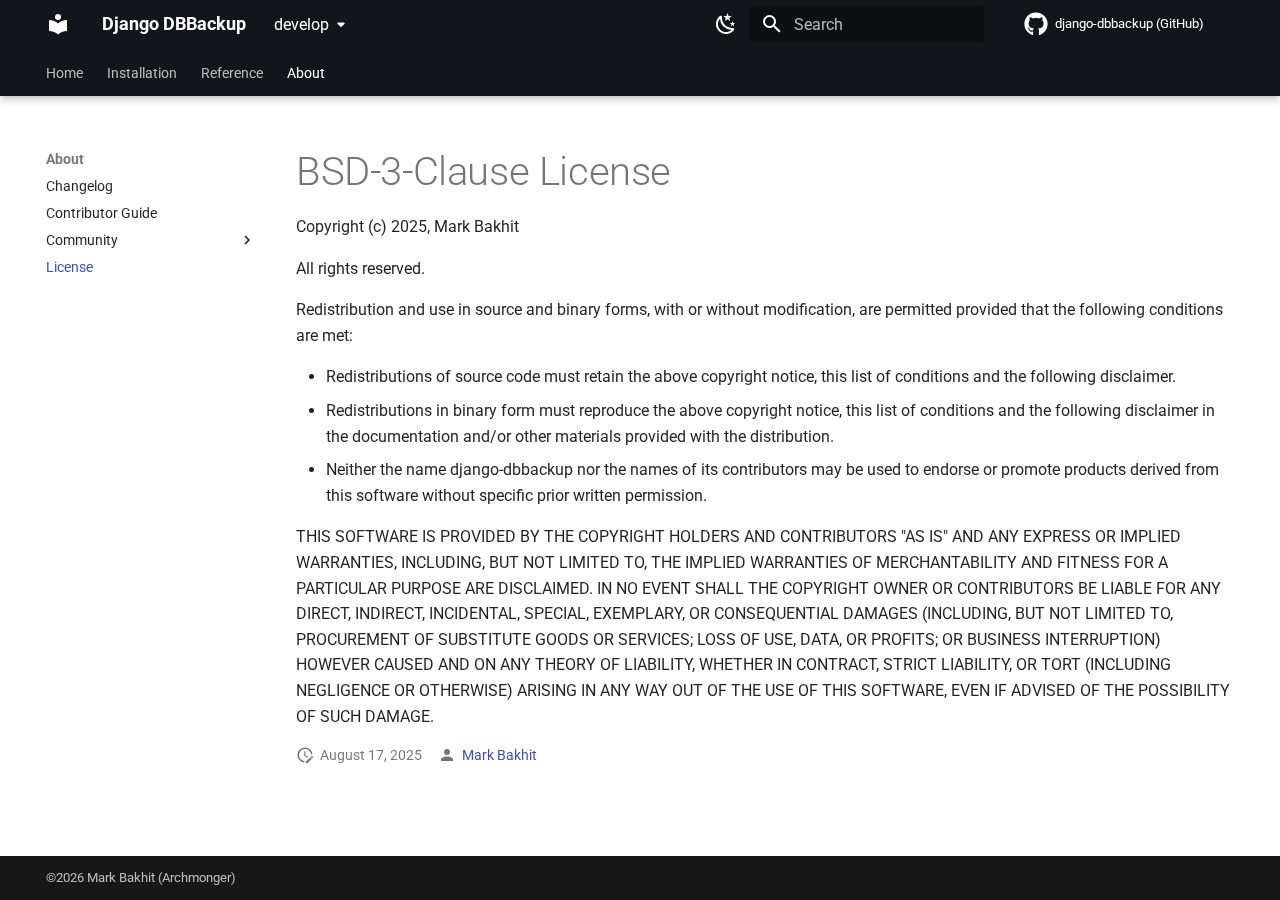
<file: develop/license/index.html>
<!doctype html><html lang=en class=no-js> <head><meta charset=utf-8><meta name=viewport content="width=device-width,initial-scale=1"><meta name=description content="This Django application provides management commands to help backup and restore your project database and media files with various storages such as Amazon S3, DropBox or local file system."><link href=https://archmonger.github.io/django-dbbackup/develop/license/ rel=canonical><link href=../contributing/ rel=prev><link rel=icon href=../assets/images/favicon.png><meta name=generator content="mkdocs-1.6.1, mkdocs-material-9.7.1"><title>License - Django DBBackup</title><link rel=stylesheet href=../assets/stylesheets/main.484c7ddc.min.css><link rel=stylesheet href=../assets/stylesheets/palette.ab4e12ef.min.css><style>:root{--md-admonition-icon--note:url('data:image/svg+xml;charset=utf-8,%3Csvg%20xmlns%3D%22http%3A//www.w3.org/2000/svg%22%20viewBox%3D%220%200%20448%20512%22%3E%3C%21--%21%20Font%20Awesome%20Free%207.1.0%20by%20%40fontawesome%20-%20https%3A//fontawesome.com%20License%20-%20https%3A//fontawesome.com/license/free%20%28Icons%3A%20CC%20BY%204.0%2C%20Fonts%3A%20SIL%20OFL%201.1%2C%20Code%3A%20MIT%20License%29%20Copyright%202025%20Fonticons%2C%20Inc.--%3E%3Cpath%20d%3D%22M64%20480c-35.3%200-64-28.7-64-64V96c0-35.3%2028.7-64%2064-64h320c35.3%200%2064%2028.7%2064%2064v213.5c0%2017-6.7%2033.3-18.7%2045.3L322.7%20461.3c-12%2012-28.3%2018.7-45.3%2018.7zm325.5-176H296c-13.3%200-24%2010.7-24%2024v93.5z%22/%3E%3C/svg%3E');}</style><link rel=preconnect href=https://fonts.gstatic.com crossorigin><link rel=stylesheet href="https://fonts.googleapis.com/css?family=Roboto:300,300i,400,400i,700,700i%7CRoboto+Mono:400,400i,700,700i&display=fallback"><style>:root{--md-text-font:"Roboto";--md-code-font:"Roboto Mono"}</style><link rel=stylesheet href=../assets/css/main.css><script>__md_scope=new URL("..",location),__md_hash=e=>[...e].reduce(((e,_)=>(e<<5)-e+_.charCodeAt(0)),0),__md_get=(e,_=localStorage,t=__md_scope)=>JSON.parse(_.getItem(t.pathname+"."+e)),__md_set=(e,_,t=localStorage,a=__md_scope)=>{try{t.setItem(a.pathname+"."+e,JSON.stringify(_))}catch(e){}}</script><script id=__analytics>function __md_analytics(){function e(){dataLayer.push(arguments)}window.dataLayer=window.dataLayer||[],e("js",new Date),e("config","G-BFHSW4Q4YW"),document.addEventListener("DOMContentLoaded",(function(){document.forms.search&&document.forms.search.query.addEventListener("blur",(function(){this.value&&e("event","search",{search_term:this.value})}));document$.subscribe((function(){var t=document.forms.feedback;if(void 0!==t)for(var a of t.querySelectorAll("[type=submit]"))a.addEventListener("click",(function(a){a.preventDefault();var n=document.location.pathname,d=this.getAttribute("data-md-value");e("event","feedback",{page:n,data:d}),t.firstElementChild.disabled=!0;var r=t.querySelector(".md-feedback__note [data-md-value='"+d+"']");r&&(r.hidden=!1)})),t.hidden=!1})),location$.subscribe((function(t){e("config","G-BFHSW4Q4YW",{page_path:t.pathname})}))}));var t=document.createElement("script");t.async=!0,t.src="https://www.googletagmanager.com/gtag/js?id=G-BFHSW4Q4YW",document.getElementById("__analytics").insertAdjacentElement("afterEnd",t)}</script><script>"undefined"!=typeof __md_analytics&&__md_analytics()</script></head> <body dir=ltr data-md-color-scheme=slate data-md-color-primary=black data-md-color-accent=blue> <input class=md-toggle data-md-toggle=drawer type=checkbox id=__drawer autocomplete=off> <input class=md-toggle data-md-toggle=search type=checkbox id=__search autocomplete=off> <label class=md-overlay for=__drawer></label> <div data-md-component=skip> <a href=#bsd-3-clause-license class=md-skip> Skip to content </a> </div> <div data-md-component=announce> </div> <div data-md-color-scheme=default data-md-component=outdated hidden> </div> <header class="md-header md-header--shadow md-header--lifted" data-md-component=header> <nav class="md-header__inner md-grid" aria-label=Header> <a href=.. title="Django DBBackup" class="md-header__button md-logo" aria-label="Django DBBackup" data-md-component=logo> <svg xmlns=http://www.w3.org/2000/svg viewbox="0 0 24 24"><path d="M12 8a3 3 0 0 0 3-3 3 3 0 0 0-3-3 3 3 0 0 0-3 3 3 3 0 0 0 3 3m0 3.54C9.64 9.35 6.5 8 3 8v11c3.5 0 6.64 1.35 9 3.54 2.36-2.19 5.5-3.54 9-3.54V8c-3.5 0-6.64 1.35-9 3.54"/></svg> </a> <label class="md-header__button md-icon" for=__drawer> <svg xmlns=http://www.w3.org/2000/svg viewbox="0 0 24 24"><path d="M3 6h18v2H3zm0 5h18v2H3zm0 5h18v2H3z"/></svg> </label> <div class=md-header__title data-md-component=header-title> <div class=md-header__ellipsis> <div class=md-header__topic> <span class=md-ellipsis> Django DBBackup </span> </div> <div class=md-header__topic data-md-component=header-topic> <span class=md-ellipsis> License </span> </div> </div> </div> <form class=md-header__option data-md-component=palette> <input class=md-option data-md-color-media="(prefers-color-scheme: dark)" data-md-color-scheme=slate data-md-color-primary=black data-md-color-accent=blue aria-label="Switch to light mode" type=radio name=__palette id=__palette_0> <label class="md-header__button md-icon" title="Switch to light mode" for=__palette_1 hidden> <svg xmlns=http://www.w3.org/2000/svg viewbox="0 0 24 24"><path d="m3.55 19.09 1.41 1.41 1.8-1.79-1.42-1.42M12 6c-3.31 0-6 2.69-6 6s2.69 6 6 6 6-2.69 6-6c0-3.32-2.69-6-6-6m8 7h3v-2h-3m-2.76 7.71 1.8 1.79 1.41-1.41-1.79-1.8M20.45 5l-1.41-1.4-1.8 1.79 1.42 1.42M13 1h-2v3h2M6.76 5.39 4.96 3.6 3.55 5l1.79 1.81zM1 13h3v-2H1m12 9h-2v3h2"/></svg> </label> <input class=md-option data-md-color-media="(prefers-color-scheme: light)" data-md-color-scheme=default data-md-color-primary=black data-md-color-accent=blue aria-label="Switch to dark mode" type=radio name=__palette id=__palette_1> <label class="md-header__button md-icon" title="Switch to dark mode" for=__palette_0 hidden> <svg xmlns=http://www.w3.org/2000/svg viewbox="0 0 24 24"><path d="m17.75 4.09-2.53 1.94.91 3.06-2.63-1.81-2.63 1.81.91-3.06-2.53-1.94L12.44 4l1.06-3 1.06 3zm3.5 6.91-1.64 1.25.59 1.98-1.7-1.17-1.7 1.17.59-1.98L15.75 11l2.06-.05L18.5 9l.69 1.95zm-2.28 4.95c.83-.08 1.72 1.1 1.19 1.85-.32.45-.66.87-1.08 1.27C15.17 23 8.84 23 4.94 19.07c-3.91-3.9-3.91-10.24 0-14.14.4-.4.82-.76 1.27-1.08.75-.53 1.93.36 1.85 1.19-.27 2.86.69 5.83 2.89 8.02a9.96 9.96 0 0 0 8.02 2.89m-1.64 2.02a12.08 12.08 0 0 1-7.8-3.47c-2.17-2.19-3.33-5-3.49-7.82-2.81 3.14-2.7 7.96.31 10.98 3.02 3.01 7.84 3.12 10.98.31"/></svg> </label> </form> <script>var palette=__md_get("__palette");if(palette&&palette.color){if("(prefers-color-scheme)"===palette.color.media){var media=matchMedia("(prefers-color-scheme: light)"),input=document.querySelector(media.matches?"[data-md-color-media='(prefers-color-scheme: light)']":"[data-md-color-media='(prefers-color-scheme: dark)']");palette.color.media=input.getAttribute("data-md-color-media"),palette.color.scheme=input.getAttribute("data-md-color-scheme"),palette.color.primary=input.getAttribute("data-md-color-primary"),palette.color.accent=input.getAttribute("data-md-color-accent")}for(var[key,value]of Object.entries(palette.color))document.body.setAttribute("data-md-color-"+key,value)}</script> <label class="md-header__button md-icon" for=__search> <svg xmlns=http://www.w3.org/2000/svg viewbox="0 0 24 24"><path d="M9.5 3A6.5 6.5 0 0 1 16 9.5c0 1.61-.59 3.09-1.56 4.23l.27.27h.79l5 5-1.5 1.5-5-5v-.79l-.27-.27A6.52 6.52 0 0 1 9.5 16 6.5 6.5 0 0 1 3 9.5 6.5 6.5 0 0 1 9.5 3m0 2C7 5 5 7 5 9.5S7 14 9.5 14 14 12 14 9.5 12 5 9.5 5"/></svg> </label> <div class=md-search data-md-component=search role=dialog> <label class=md-search__overlay for=__search></label> <div class=md-search__inner role=search> <form class=md-search__form name=search> <input type=text class=md-search__input name=query aria-label=Search placeholder=Search autocapitalize=off autocorrect=off autocomplete=off spellcheck=false data-md-component=search-query required> <label class="md-search__icon md-icon" for=__search> <svg xmlns=http://www.w3.org/2000/svg viewbox="0 0 24 24"><path d="M9.5 3A6.5 6.5 0 0 1 16 9.5c0 1.61-.59 3.09-1.56 4.23l.27.27h.79l5 5-1.5 1.5-5-5v-.79l-.27-.27A6.52 6.52 0 0 1 9.5 16 6.5 6.5 0 0 1 3 9.5 6.5 6.5 0 0 1 9.5 3m0 2C7 5 5 7 5 9.5S7 14 9.5 14 14 12 14 9.5 12 5 9.5 5"/></svg> <svg xmlns=http://www.w3.org/2000/svg viewbox="0 0 24 24"><path d="M20 11v2H8l5.5 5.5-1.42 1.42L4.16 12l7.92-7.92L13.5 5.5 8 11z"/></svg> </label> <nav class=md-search__options aria-label=Search> <button type=reset class="md-search__icon md-icon" title=Clear aria-label=Clear tabindex=-1> <svg xmlns=http://www.w3.org/2000/svg viewbox="0 0 24 24"><path d="M19 6.41 17.59 5 12 10.59 6.41 5 5 6.41 10.59 12 5 17.59 6.41 19 12 13.41 17.59 19 19 17.59 13.41 12z"/></svg> </button> </nav> </form> <div class=md-search__output> <div class=md-search__scrollwrap tabindex=0 data-md-scrollfix> <div class=md-search-result data-md-component=search-result> <div class=md-search-result__meta> Initializing search </div> <ol class=md-search-result__list role=presentation></ol> </div> </div> </div> </div> </div> <div class=md-header__source> <a href=https://github.com/Archmonger/django-dbbackup title="Go to repository" class=md-source data-md-component=source> <div class="md-source__icon md-icon"> <svg xmlns=http://www.w3.org/2000/svg viewbox="0 0 512 512"><!-- Font Awesome Free 7.1.0 by @fontawesome - https://fontawesome.com License - https://fontawesome.com/license/free (Icons: CC BY 4.0, Fonts: SIL OFL 1.1, Code: MIT License) Copyright 2025 Fonticons, Inc.--><path d="M173.9 397.4c0 2-2.3 3.6-5.2 3.6-3.3.3-5.6-1.3-5.6-3.6 0-2 2.3-3.6 5.2-3.6 3-.3 5.6 1.3 5.6 3.6m-31.1-4.5c-.7 2 1.3 4.3 4.3 4.9 2.6 1 5.6 0 6.2-2s-1.3-4.3-4.3-5.2c-2.6-.7-5.5.3-6.2 2.3m44.2-1.7c-2.9.7-4.9 2.6-4.6 4.9.3 2 2.9 3.3 5.9 2.6 2.9-.7 4.9-2.6 4.6-4.6-.3-1.9-3-3.2-5.9-2.9M252.8 8C114.1 8 8 113.3 8 252c0 110.9 69.8 205.8 169.5 239.2 12.8 2.3 17.3-5.6 17.3-12.1 0-6.2-.3-40.4-.3-61.4 0 0-70 15-84.7-29.8 0 0-11.4-29.1-27.8-36.6 0 0-22.9-15.7 1.6-15.4 0 0 24.9 2 38.6 25.8 21.9 38.6 58.6 27.5 72.9 20.9 2.3-16 8.8-27.1 16-33.7-55.9-6.2-112.3-14.3-112.3-110.5 0-27.5 7.6-41.3 23.6-58.9-2.6-6.5-11.1-33.3 2.6-67.9 20.9-6.5 69 27 69 27 20-5.6 41.5-8.5 62.8-8.5s42.8 2.9 62.8 8.5c0 0 48.1-33.6 69-27 13.7 34.7 5.2 61.4 2.6 67.9 16 17.7 25.8 31.5 25.8 58.9 0 96.5-58.9 104.2-114.8 110.5 9.2 7.9 17 22.9 17 46.4 0 33.7-.3 75.4-.3 83.6 0 6.5 4.6 14.4 17.3 12.1C436.2 457.8 504 362.9 504 252 504 113.3 391.5 8 252.8 8M105.2 352.9c-1.3 1-1 3.3.7 5.2 1.6 1.6 3.9 2.3 5.2 1 1.3-1 1-3.3-.7-5.2-1.6-1.6-3.9-2.3-5.2-1m-10.8-8.1c-.7 1.3.3 2.9 2.3 3.9 1.6 1 3.6.7 4.3-.7.7-1.3-.3-2.9-2.3-3.9-2-.6-3.6-.3-4.3.7m32.4 35.6c-1.6 1.3-1 4.3 1.3 6.2 2.3 2.3 5.2 2.6 6.5 1 1.3-1.3.7-4.3-1.3-6.2-2.2-2.3-5.2-2.6-6.5-1m-11.4-14.7c-1.6 1-1.6 3.6 0 5.9s4.3 3.3 5.6 2.3c1.6-1.3 1.6-3.9 0-6.2-1.4-2.3-4-3.3-5.6-2"/></svg> </div> <div class=md-source__repository> django-dbbackup (GitHub) </div> </a> </div> </nav> <nav class=md-tabs aria-label=Tabs data-md-component=tabs> <div class=md-grid> <ul class=md-tabs__list> <li class=md-tabs__item> <a href=.. class=md-tabs__link> Home </a> </li> <li class=md-tabs__item> <a href=../installation/ class=md-tabs__link> Installation </a> </li> <li class=md-tabs__item> <a href=../configuration/ class=md-tabs__link> Reference </a> </li> <li class="md-tabs__item md-tabs__item--active"> <a href=../changelog/ class=md-tabs__link> About </a> </li> </ul> </div> </nav> </header> <div class=md-container data-md-component=container> <main class=md-main data-md-component=main> <div class="md-main__inner md-grid"> <div class="md-sidebar md-sidebar--primary" data-md-component=sidebar data-md-type=navigation> <div class=md-sidebar__scrollwrap> <div class=md-sidebar__inner> <nav class="md-nav md-nav--primary md-nav--lifted" aria-label=Navigation data-md-level=0> <label class=md-nav__title for=__drawer> <a href=.. title="Django DBBackup" class="md-nav__button md-logo" aria-label="Django DBBackup" data-md-component=logo> <svg xmlns=http://www.w3.org/2000/svg viewbox="0 0 24 24"><path d="M12 8a3 3 0 0 0 3-3 3 3 0 0 0-3-3 3 3 0 0 0-3 3 3 3 0 0 0 3 3m0 3.54C9.64 9.35 6.5 8 3 8v11c3.5 0 6.64 1.35 9 3.54 2.36-2.19 5.5-3.54 9-3.54V8c-3.5 0-6.64 1.35-9 3.54"/></svg> </a> Django DBBackup </label> <div class=md-nav__source> <a href=https://github.com/Archmonger/django-dbbackup title="Go to repository" class=md-source data-md-component=source> <div class="md-source__icon md-icon"> <svg xmlns=http://www.w3.org/2000/svg viewbox="0 0 512 512"><!-- Font Awesome Free 7.1.0 by @fontawesome - https://fontawesome.com License - https://fontawesome.com/license/free (Icons: CC BY 4.0, Fonts: SIL OFL 1.1, Code: MIT License) Copyright 2025 Fonticons, Inc.--><path d="M173.9 397.4c0 2-2.3 3.6-5.2 3.6-3.3.3-5.6-1.3-5.6-3.6 0-2 2.3-3.6 5.2-3.6 3-.3 5.6 1.3 5.6 3.6m-31.1-4.5c-.7 2 1.3 4.3 4.3 4.9 2.6 1 5.6 0 6.2-2s-1.3-4.3-4.3-5.2c-2.6-.7-5.5.3-6.2 2.3m44.2-1.7c-2.9.7-4.9 2.6-4.6 4.9.3 2 2.9 3.3 5.9 2.6 2.9-.7 4.9-2.6 4.6-4.6-.3-1.9-3-3.2-5.9-2.9M252.8 8C114.1 8 8 113.3 8 252c0 110.9 69.8 205.8 169.5 239.2 12.8 2.3 17.3-5.6 17.3-12.1 0-6.2-.3-40.4-.3-61.4 0 0-70 15-84.7-29.8 0 0-11.4-29.1-27.8-36.6 0 0-22.9-15.7 1.6-15.4 0 0 24.9 2 38.6 25.8 21.9 38.6 58.6 27.5 72.9 20.9 2.3-16 8.8-27.1 16-33.7-55.9-6.2-112.3-14.3-112.3-110.5 0-27.5 7.6-41.3 23.6-58.9-2.6-6.5-11.1-33.3 2.6-67.9 20.9-6.5 69 27 69 27 20-5.6 41.5-8.5 62.8-8.5s42.8 2.9 62.8 8.5c0 0 48.1-33.6 69-27 13.7 34.7 5.2 61.4 2.6 67.9 16 17.7 25.8 31.5 25.8 58.9 0 96.5-58.9 104.2-114.8 110.5 9.2 7.9 17 22.9 17 46.4 0 33.7-.3 75.4-.3 83.6 0 6.5 4.6 14.4 17.3 12.1C436.2 457.8 504 362.9 504 252 504 113.3 391.5 8 252.8 8M105.2 352.9c-1.3 1-1 3.3.7 5.2 1.6 1.6 3.9 2.3 5.2 1 1.3-1 1-3.3-.7-5.2-1.6-1.6-3.9-2.3-5.2-1m-10.8-8.1c-.7 1.3.3 2.9 2.3 3.9 1.6 1 3.6.7 4.3-.7.7-1.3-.3-2.9-2.3-3.9-2-.6-3.6-.3-4.3.7m32.4 35.6c-1.6 1.3-1 4.3 1.3 6.2 2.3 2.3 5.2 2.6 6.5 1 1.3-1.3.7-4.3-1.3-6.2-2.2-2.3-5.2-2.6-6.5-1m-11.4-14.7c-1.6 1-1.6 3.6 0 5.9s4.3 3.3 5.6 2.3c1.6-1.3 1.6-3.9 0-6.2-1.4-2.3-4-3.3-5.6-2"/></svg> </div> <div class=md-source__repository> django-dbbackup (GitHub) </div> </a> </div> <ul class=md-nav__list data-md-scrollfix> <li class=md-nav__item> <a href=.. class=md-nav__link> <span class=md-ellipsis> Home </span> </a> </li> <li class=md-nav__item> <a href=../installation/ class=md-nav__link> <span class=md-ellipsis> Installation </span> </a> </li> <li class="md-nav__item md-nav__item--nested"> <input class="md-nav__toggle md-toggle " type=checkbox id=__nav_3> <label class=md-nav__link for=__nav_3 id=__nav_3_label tabindex=0> <span class=md-ellipsis> Reference </span> <span class="md-nav__icon md-icon"></span> </label> <nav class=md-nav data-md-level=1 aria-labelledby=__nav_3_label aria-expanded=false> <label class=md-nav__title for=__nav_3> <span class="md-nav__icon md-icon"></span> Reference </label> <ul class=md-nav__list data-md-scrollfix> <li class=md-nav__item> <a href=../configuration/ class=md-nav__link> <span class=md-ellipsis> Configuration </span> </a> </li> <li class=md-nav__item> <a href=../databases/ class=md-nav__link> <span class=md-ellipsis> Databases </span> </a> </li> <li class=md-nav__item> <a href=../storage/ class=md-nav__link> <span class=md-ellipsis> Storage </span> </a> </li> <li class=md-nav__item> <a href=../commands/ class=md-nav__link> <span class=md-ellipsis> Commands </span> </a> </li> <li class=md-nav__item> <a href=../signals/ class=md-nav__link> <span class=md-ellipsis> Signals </span> </a> </li> <li class=md-nav__item> <a href=../integration/ class=md-nav__link> <span class=md-ellipsis> Integration </span> </a> </li> </ul> </nav> </li> <li class="md-nav__item md-nav__item--active md-nav__item--section md-nav__item--nested"> <input class="md-nav__toggle md-toggle " type=checkbox id=__nav_4 checked> <label class=md-nav__link for=__nav_4 id=__nav_4_label tabindex> <span class=md-ellipsis> About </span> <span class="md-nav__icon md-icon"></span> </label> <nav class=md-nav data-md-level=1 aria-labelledby=__nav_4_label aria-expanded=true> <label class=md-nav__title for=__nav_4> <span class="md-nav__icon md-icon"></span> About </label> <ul class=md-nav__list data-md-scrollfix> <li class=md-nav__item> <a href=../changelog/ class=md-nav__link> <span class=md-ellipsis> Changelog </span> </a> </li> <li class=md-nav__item> <a href=../contributing/ class=md-nav__link> <span class=md-ellipsis> Contributor Guide </span> </a> </li> <li class="md-nav__item md-nav__item--nested"> <input class="md-nav__toggle md-toggle " type=checkbox id=__nav_4_3> <label class=md-nav__link for=__nav_4_3 id=__nav_4_3_label tabindex=0> <span class=md-ellipsis> Community </span> <span class="md-nav__icon md-icon"></span> </label> <nav class=md-nav data-md-level=2 aria-labelledby=__nav_4_3_label aria-expanded=false> <label class=md-nav__title for=__nav_4_3> <span class="md-nav__icon md-icon"></span> Community </label> <ul class=md-nav__list data-md-scrollfix> <li class=md-nav__item> <a href=https://github.com/Archmonger/django-dbbackup/discussions class=md-nav__link> <span class=md-ellipsis> GitHub Discussions </span> </a> </li> </ul> </nav> </li> <li class="md-nav__item md-nav__item--active"> <input class="md-nav__toggle md-toggle" type=checkbox id=__toc> <a href=./ class="md-nav__link md-nav__link--active"> <span class=md-ellipsis> License </span> </a> </li> </ul> </nav> </li> </ul> </nav> </div> </div> </div> <div class="md-sidebar md-sidebar--secondary" data-md-component=sidebar data-md-type=toc hidden> <div class=md-sidebar__scrollwrap> <div class=md-sidebar__inner> <nav class="md-nav md-nav--secondary" aria-label="Table of contents"> </nav> </div> </div> </div> <div class=md-content data-md-component=content> <article class="md-content__inner md-typeset"> <!--

If you see this page, you probably meant to visit the other LICENSE.md (all caps).

--> <h1 id=bsd-3-clause-license>BSD-3-Clause License<a class=headerlink href=#bsd-3-clause-license title="Permanent link">&para;</a></h1> <p>Copyright (c) 2025, Mark Bakhit</p> <p>All rights reserved.</p> <p>Redistribution and use in source and binary forms, with or without modification, are permitted provided that the following conditions are met:</p> <ul> <li>Redistributions of source code must retain the above copyright notice, this list of conditions and the following disclaimer.</li> <li>Redistributions in binary form must reproduce the above copyright notice, this list of conditions and the following disclaimer in the documentation and/or other materials provided with the distribution.</li> <li>Neither the name django-dbbackup nor the names of its contributors may be used to endorse or promote products derived from this software without specific prior written permission.</li> </ul> <p>THIS SOFTWARE IS PROVIDED BY THE COPYRIGHT HOLDERS AND CONTRIBUTORS "AS IS" AND ANY EXPRESS OR IMPLIED WARRANTIES, INCLUDING, BUT NOT LIMITED TO, THE IMPLIED WARRANTIES OF MERCHANTABILITY AND FITNESS FOR A PARTICULAR PURPOSE ARE DISCLAIMED. IN NO EVENT SHALL THE COPYRIGHT OWNER OR CONTRIBUTORS BE LIABLE FOR ANY DIRECT, INDIRECT, INCIDENTAL, SPECIAL, EXEMPLARY, OR CONSEQUENTIAL DAMAGES (INCLUDING, BUT NOT LIMITED TO, PROCUREMENT OF SUBSTITUTE GOODS OR SERVICES; LOSS OF USE, DATA, OR PROFITS; OR BUSINESS INTERRUPTION) HOWEVER CAUSED AND ON ANY THEORY OF LIABILITY, WHETHER IN CONTRACT, STRICT LIABILITY, OR TORT (INCLUDING NEGLIGENCE OR OTHERWISE) ARISING IN ANY WAY OUT OF THE USE OF THIS SOFTWARE, EVEN IF ADVISED OF THE POSSIBILITY OF SUCH DAMAGE.</p> <aside class=md-source-file> <span class=md-source-file__fact> <span class=md-icon title="Last update"> <svg xmlns=http://www.w3.org/2000/svg viewbox="0 0 24 24"><path d="M21 13.1c-.1 0-.3.1-.4.2l-1 1 2.1 2.1 1-1c.2-.2.2-.6 0-.8l-1.3-1.3c-.1-.1-.2-.2-.4-.2m-1.9 1.8-6.1 6V23h2.1l6.1-6.1zM12.5 7v5.2l4 2.4-1 1L11 13V7zM11 21.9c-5.1-.5-9-4.8-9-9.9C2 6.5 6.5 2 12 2c5.3 0 9.6 4.1 10 9.3-.3-.1-.6-.2-1-.2s-.7.1-1 .2C19.6 7.2 16.2 4 12 4c-4.4 0-8 3.6-8 8 0 4.1 3.1 7.5 7.1 7.9l-.1.2z"/></svg> </span> <span class="git-revision-date-localized-plugin git-revision-date-localized-plugin-date" title="August 17, 2025 06:46:02 UTC">August 17, 2025</span> </span> <span class=md-source-file__fact> <span class=md-icon title=Contributors> <svg xmlns=http://www.w3.org/2000/svg viewbox="0 0 24 24"><path d="M12 4a4 4 0 0 1 4 4 4 4 0 0 1-4 4 4 4 0 0 1-4-4 4 4 0 0 1 4-4m0 10c4.42 0 8 1.79 8 4v2H4v-2c0-2.21 3.58-4 8-4"/></svg> </span> <nav> <a href=mailto:archiethemonger@gmail.com>Mark Bakhit</a> </nav> </span> </aside> </article> </div> <script>var target=document.getElementById(location.hash.slice(1));target&&target.name&&(target.checked=target.name.startsWith("__tabbed_"))</script> </div> <button type=button class="md-top md-icon" data-md-component=top hidden> <svg xmlns=http://www.w3.org/2000/svg viewbox="0 0 24 24"><path d="M13 20h-2V8l-5.5 5.5-1.42-1.42L12 4.16l7.92 7.92-1.42 1.42L13 8z"/></svg> Back to top </button> </main> <footer class=md-footer> <div class="md-footer-meta md-typeset"> <div class="md-footer-meta__inner md-grid"> <div class=md-copyright> <div class=md-copyright__highlight> &copy;<div id=year></div> <script>document.getElementById("year").innerHTML = new Date().getFullYear();</script> Mark Bakhit (Archmonger) </div> </div> </div> </div> </footer> </div> <div class=md-dialog data-md-component=dialog> <div class="md-dialog__inner md-typeset"></div> </div> <script id=__config type=application/json>{"annotate": null, "base": "..", "features": ["navigation.tabs", "navigation.tabs.sticky", "navigation.top", "content.code.copy", "search.highlight"], "search": "../assets/javascripts/workers/search.2c215733.min.js", "tags": null, "translations": {"clipboard.copied": "Copied to clipboard", "clipboard.copy": "Copy to clipboard", "search.result.more.one": "1 more on this page", "search.result.more.other": "# more on this page", "search.result.none": "No matching documents", "search.result.one": "1 matching document", "search.result.other": "# matching documents", "search.result.placeholder": "Type to start searching", "search.result.term.missing": "Missing", "select.version": "Select version"}, "version": {"provider": "mike"}}</script> <script src=../assets/javascripts/bundle.79ae519e.min.js></script> </body> </html>
</file>
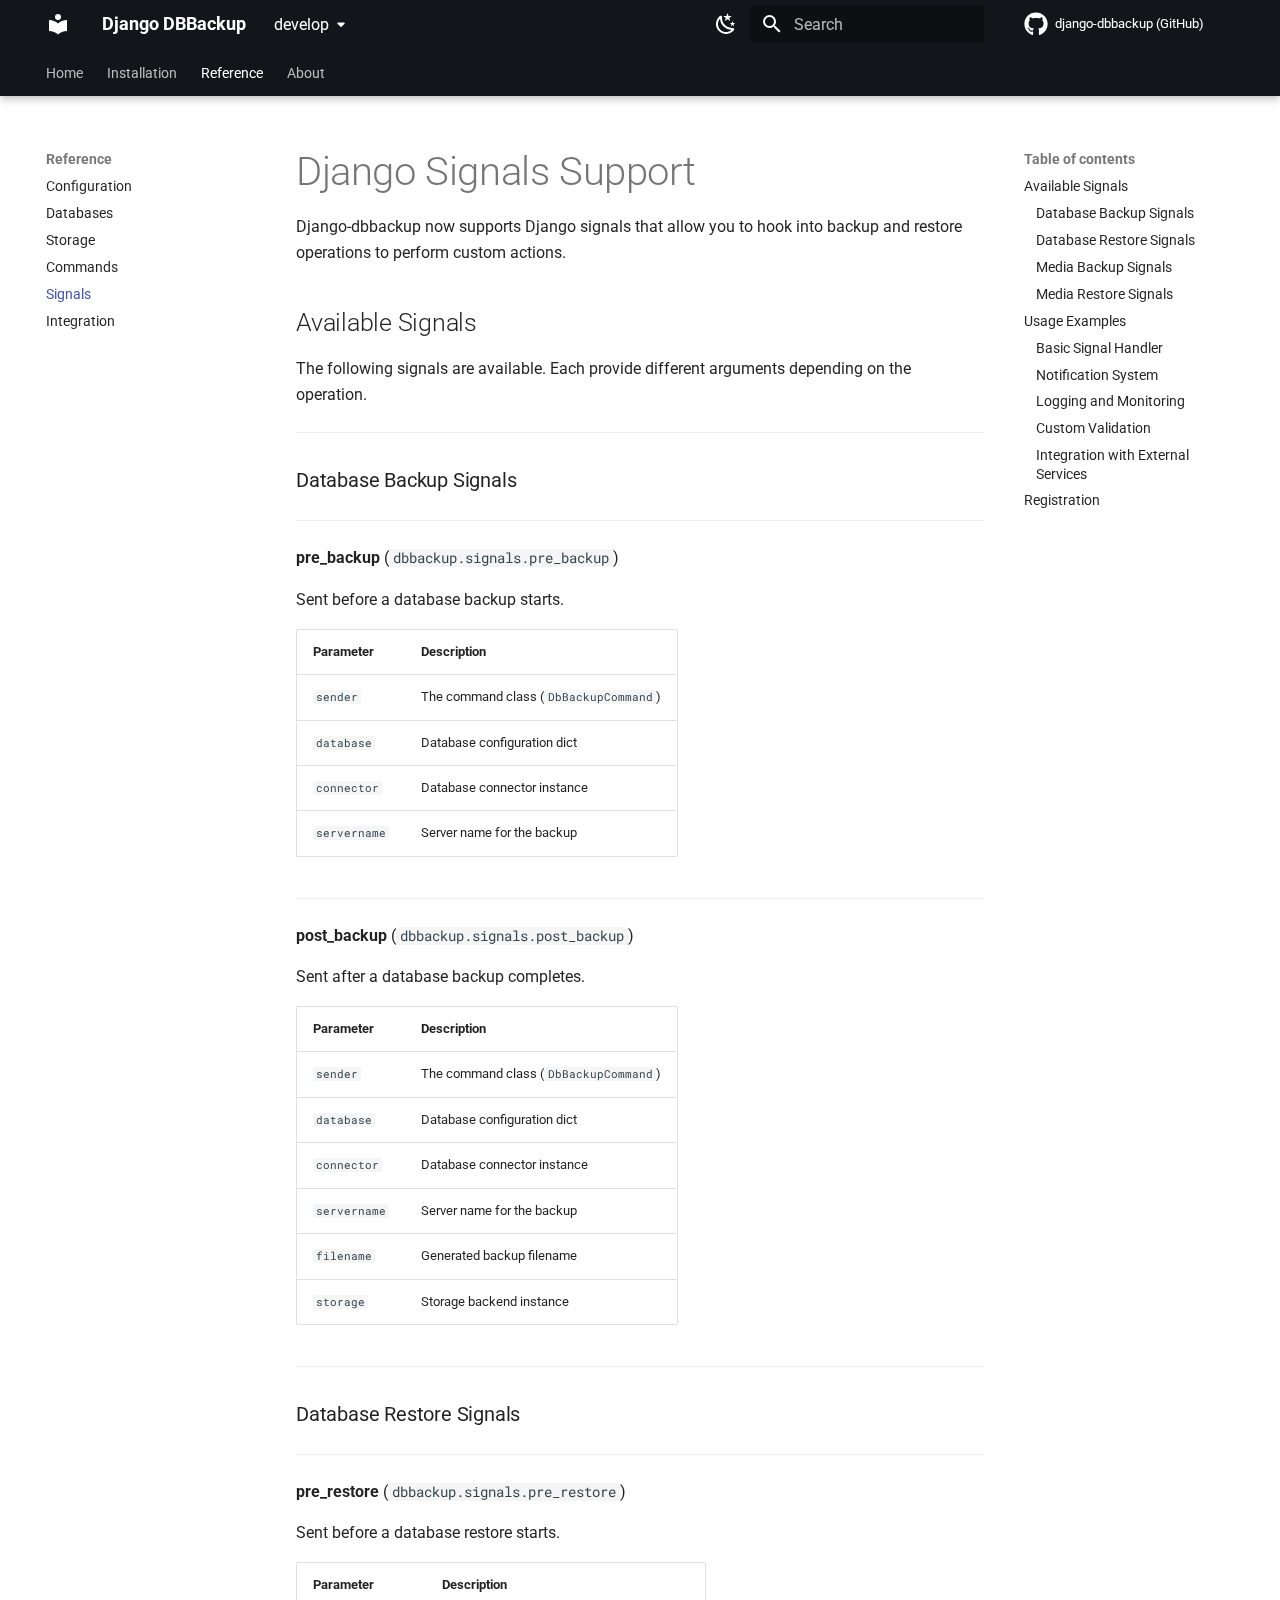
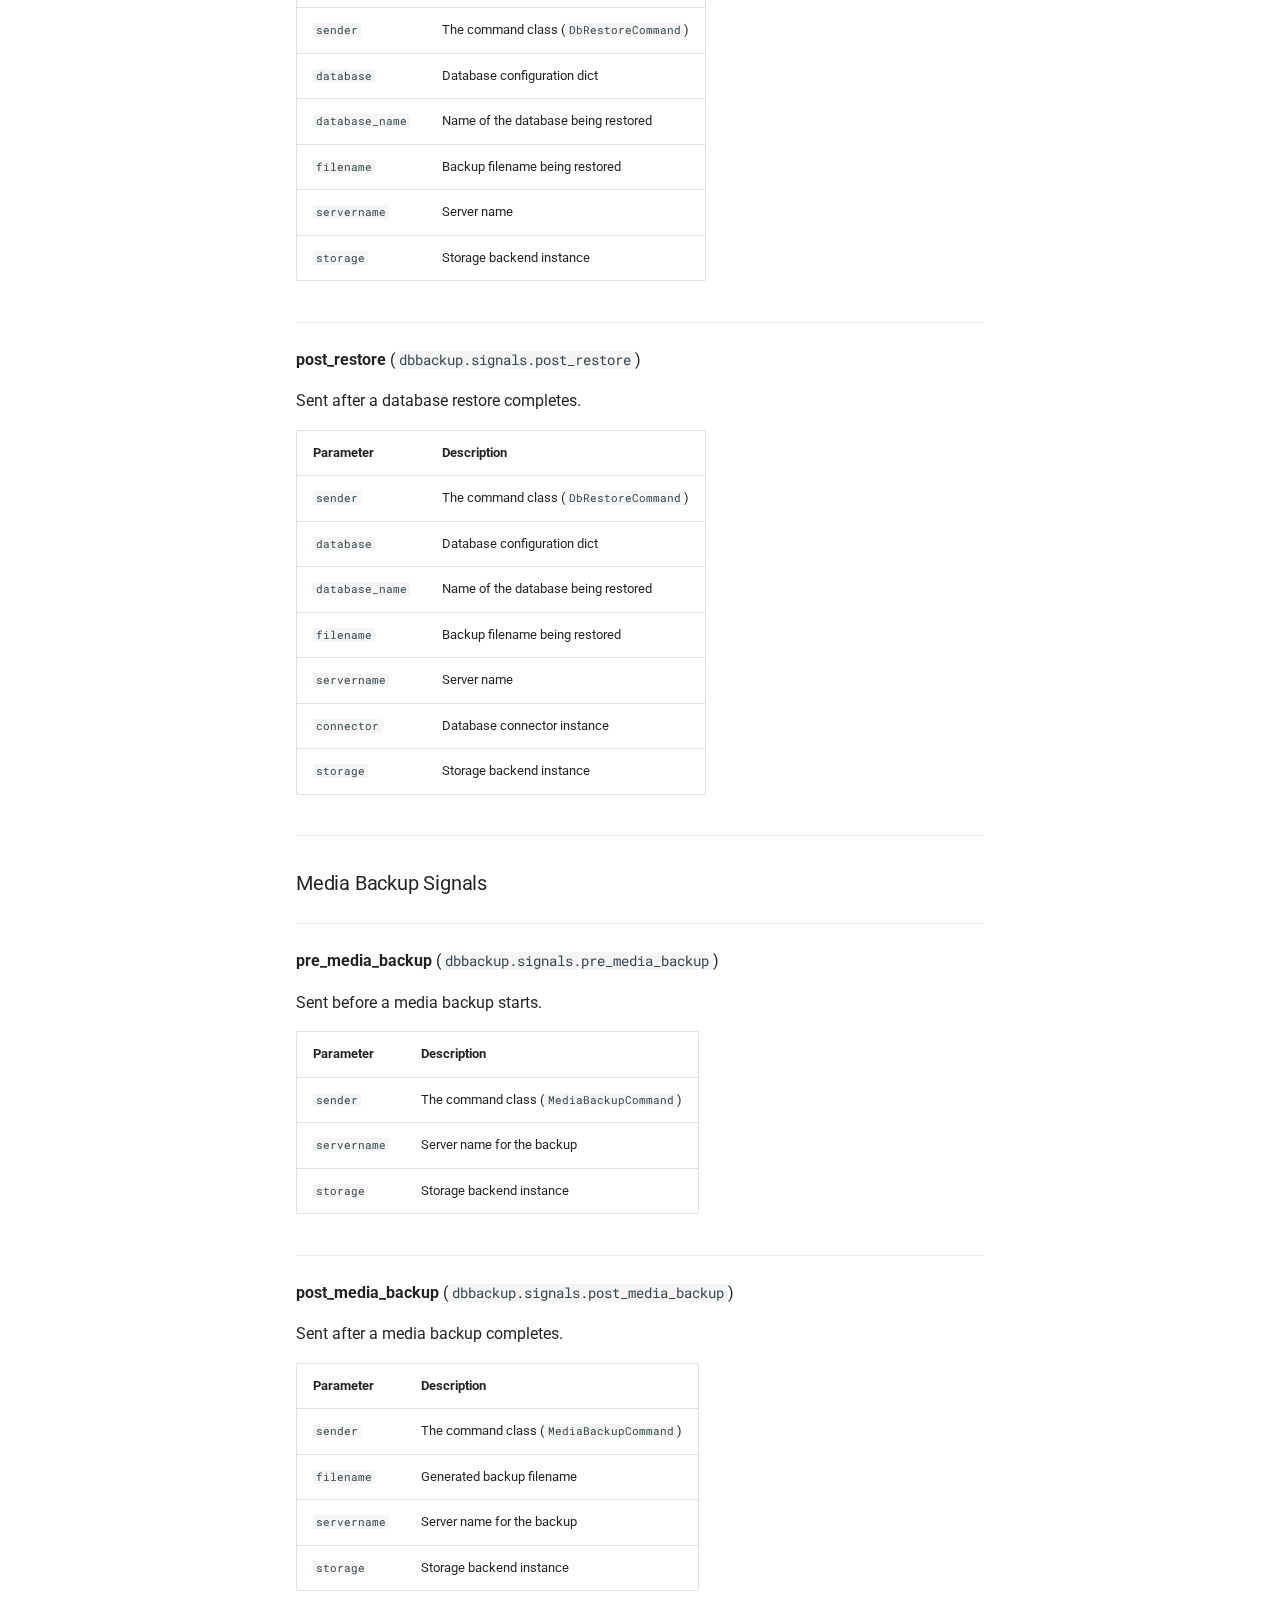
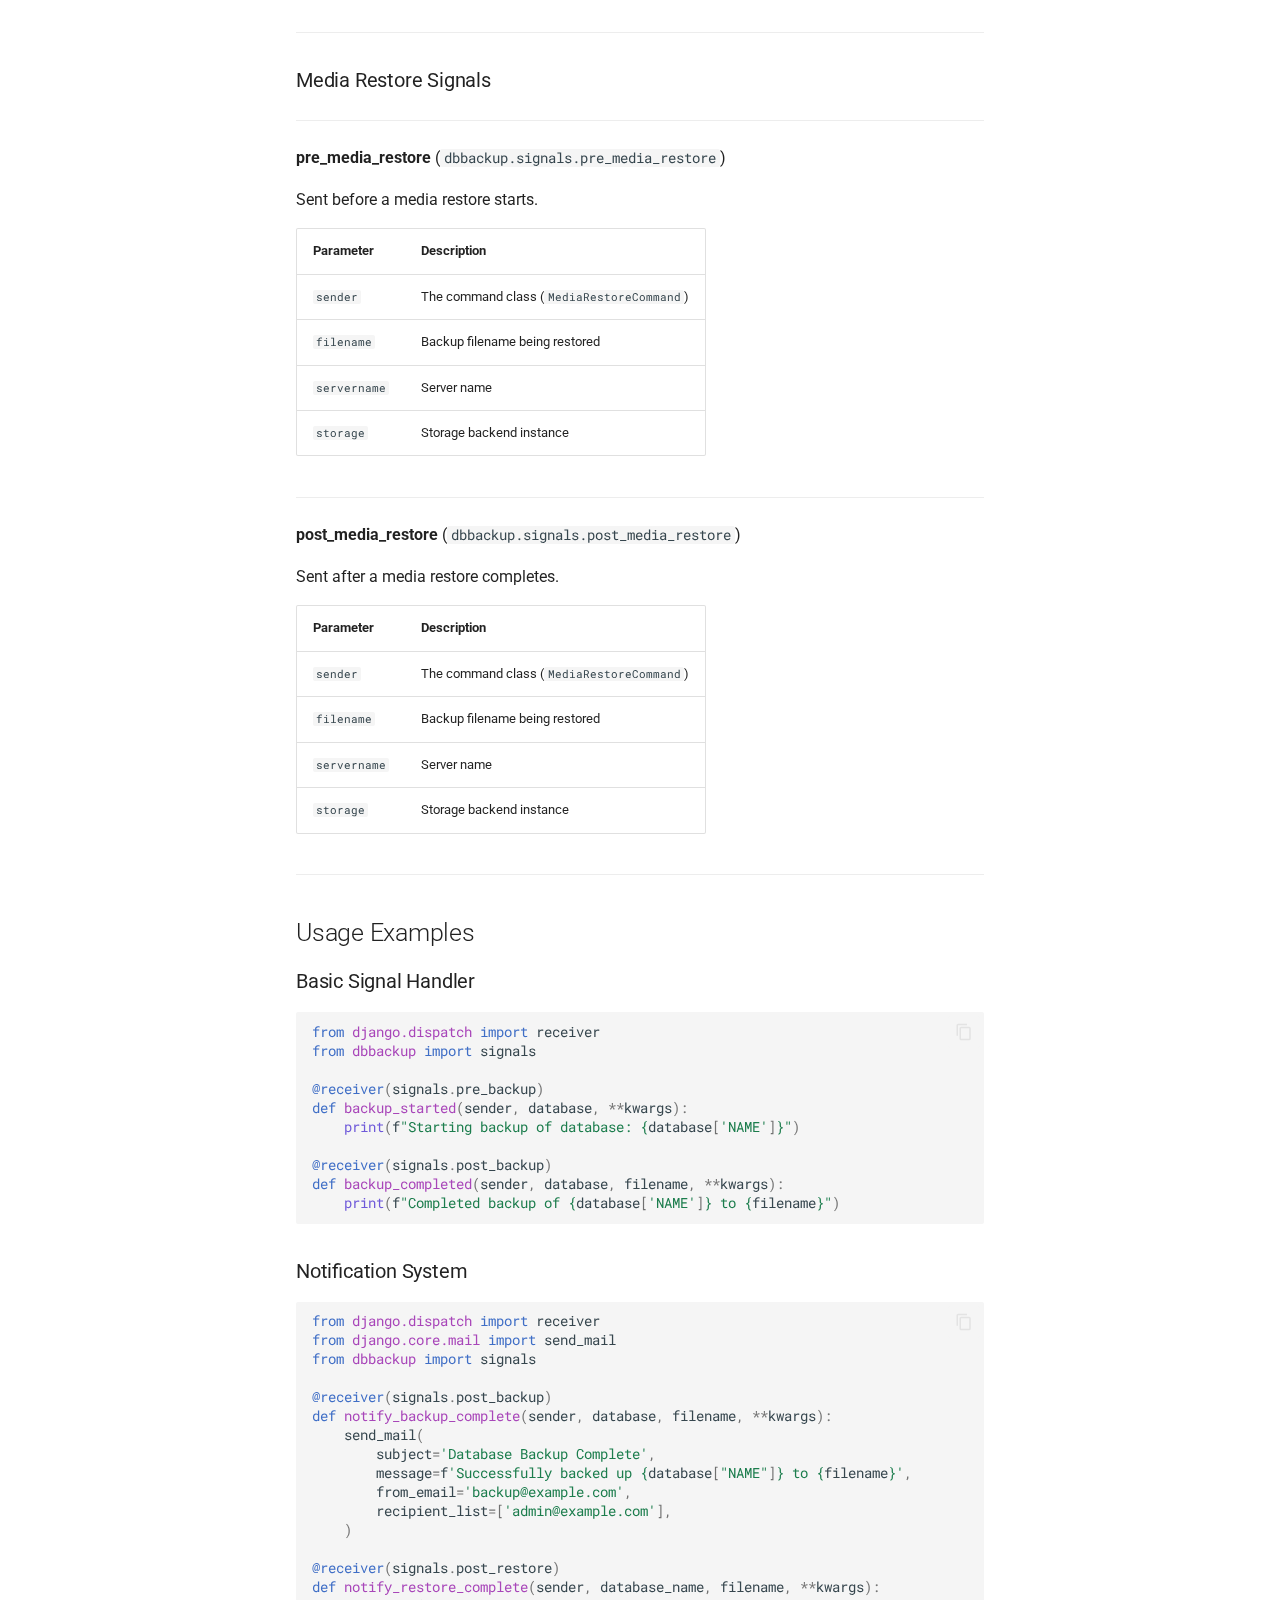
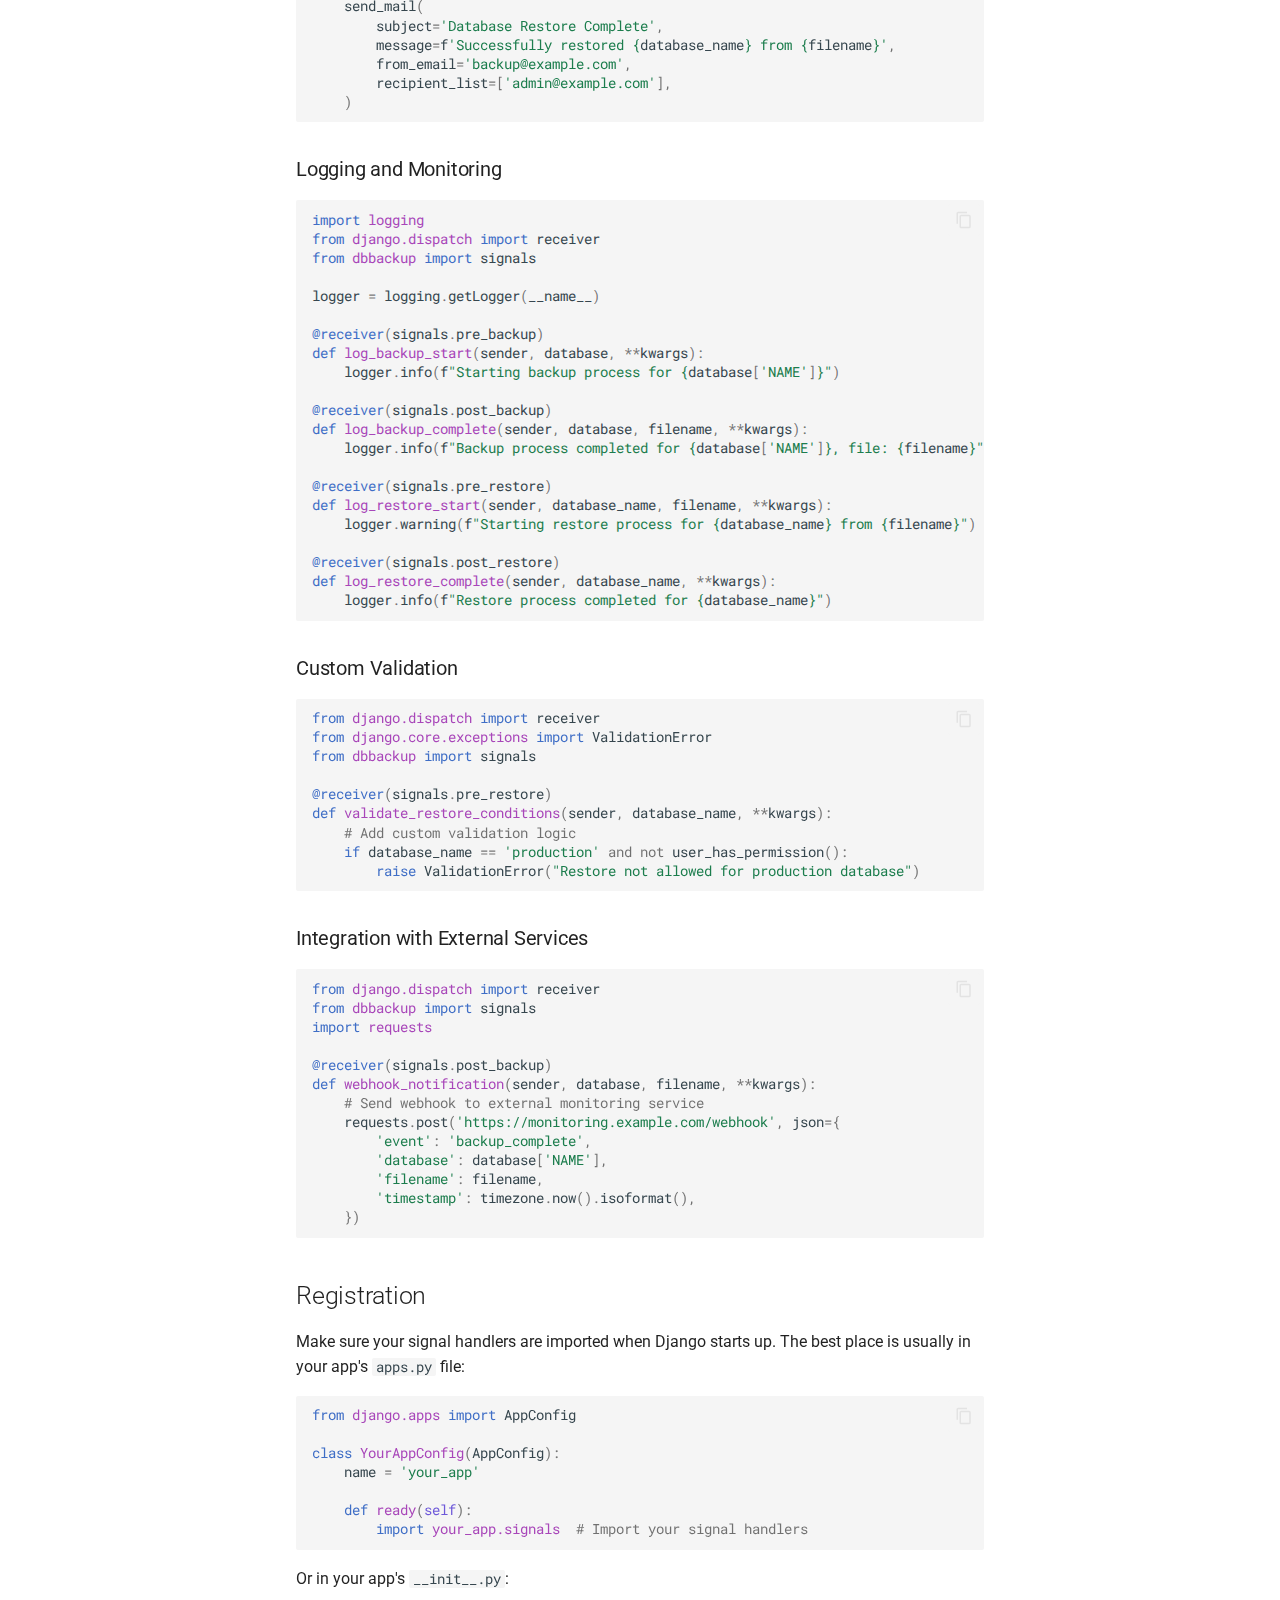
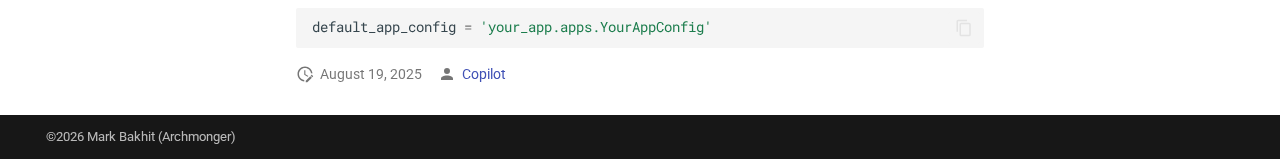
<file: develop/signals/index.html>
<!doctype html><html lang=en class=no-js> <head><meta charset=utf-8><meta name=viewport content="width=device-width,initial-scale=1"><meta name=description content="This Django application provides management commands to help backup and restore your project database and media files with various storages such as Amazon S3, DropBox or local file system."><link href=https://archmonger.github.io/django-dbbackup/develop/signals/ rel=canonical><link href=../commands/ rel=prev><link href=../integration/ rel=next><link rel=icon href=../assets/images/favicon.png><meta name=generator content="mkdocs-1.6.1, mkdocs-material-9.7.6"><title>Signals - Django DBBackup</title><link rel=stylesheet href=../assets/stylesheets/main.484c7ddc.min.css><link rel=stylesheet href=../assets/stylesheets/palette.ab4e12ef.min.css><style>:root{--md-admonition-icon--note:url('data:image/svg+xml;charset=utf-8,%3Csvg%20xmlns%3D%22http%3A//www.w3.org/2000/svg%22%20viewBox%3D%220%200%20448%20512%22%3E%3C%21--%21%20Font%20Awesome%20Free%207.1.0%20by%20%40fontawesome%20-%20https%3A//fontawesome.com%20License%20-%20https%3A//fontawesome.com/license/free%20%28Icons%3A%20CC%20BY%204.0%2C%20Fonts%3A%20SIL%20OFL%201.1%2C%20Code%3A%20MIT%20License%29%20Copyright%202025%20Fonticons%2C%20Inc.--%3E%3Cpath%20d%3D%22M64%20480c-35.3%200-64-28.7-64-64V96c0-35.3%2028.7-64%2064-64h320c35.3%200%2064%2028.7%2064%2064v213.5c0%2017-6.7%2033.3-18.7%2045.3L322.7%20461.3c-12%2012-28.3%2018.7-45.3%2018.7zm325.5-176H296c-13.3%200-24%2010.7-24%2024v93.5z%22/%3E%3C/svg%3E');}</style><link rel=preconnect href=https://fonts.gstatic.com crossorigin><link rel=stylesheet href="https://fonts.googleapis.com/css?family=Roboto:300,300i,400,400i,700,700i%7CRoboto+Mono:400,400i,700,700i&display=fallback"><style>:root{--md-text-font:"Roboto";--md-code-font:"Roboto Mono"}</style><link rel=stylesheet href=../assets/css/main.css><script>__md_scope=new URL("..",location),__md_hash=e=>[...e].reduce(((e,_)=>(e<<5)-e+_.charCodeAt(0)),0),__md_get=(e,_=localStorage,t=__md_scope)=>JSON.parse(_.getItem(t.pathname+"."+e)),__md_set=(e,_,t=localStorage,a=__md_scope)=>{try{t.setItem(a.pathname+"."+e,JSON.stringify(_))}catch(e){}}</script><script id=__analytics>function __md_analytics(){function e(){dataLayer.push(arguments)}window.dataLayer=window.dataLayer||[],e("js",new Date),e("config","G-BFHSW4Q4YW"),document.addEventListener("DOMContentLoaded",(function(){document.forms.search&&document.forms.search.query.addEventListener("blur",(function(){this.value&&e("event","search",{search_term:this.value})}));document$.subscribe((function(){var t=document.forms.feedback;if(void 0!==t)for(var a of t.querySelectorAll("[type=submit]"))a.addEventListener("click",(function(a){a.preventDefault();var n=document.location.pathname,d=this.getAttribute("data-md-value");e("event","feedback",{page:n,data:d}),t.firstElementChild.disabled=!0;var r=t.querySelector(".md-feedback__note [data-md-value='"+d+"']");r&&(r.hidden=!1)})),t.hidden=!1})),location$.subscribe((function(t){e("config","G-BFHSW4Q4YW",{page_path:t.pathname})}))}));var t=document.createElement("script");t.async=!0,t.src="https://www.googletagmanager.com/gtag/js?id=G-BFHSW4Q4YW",document.getElementById("__analytics").insertAdjacentElement("afterEnd",t)}</script><script>"undefined"!=typeof __md_analytics&&__md_analytics()</script></head> <body dir=ltr data-md-color-scheme=slate data-md-color-primary=black data-md-color-accent=blue> <input class=md-toggle data-md-toggle=drawer type=checkbox id=__drawer autocomplete=off> <input class=md-toggle data-md-toggle=search type=checkbox id=__search autocomplete=off> <label class=md-overlay for=__drawer></label> <div data-md-component=skip> <a href=#django-signals-support class=md-skip> Skip to content </a> </div> <div data-md-component=announce> </div> <div data-md-color-scheme=default data-md-component=outdated hidden> </div> <header class="md-header md-header--shadow md-header--lifted" data-md-component=header> <nav class="md-header__inner md-grid" aria-label=Header> <a href=.. title="Django DBBackup" class="md-header__button md-logo" aria-label="Django DBBackup" data-md-component=logo> <svg xmlns=http://www.w3.org/2000/svg viewbox="0 0 24 24"><path d="M12 8a3 3 0 0 0 3-3 3 3 0 0 0-3-3 3 3 0 0 0-3 3 3 3 0 0 0 3 3m0 3.54C9.64 9.35 6.5 8 3 8v11c3.5 0 6.64 1.35 9 3.54 2.36-2.19 5.5-3.54 9-3.54V8c-3.5 0-6.64 1.35-9 3.54"/></svg> </a> <label class="md-header__button md-icon" for=__drawer> <svg xmlns=http://www.w3.org/2000/svg viewbox="0 0 24 24"><path d="M3 6h18v2H3zm0 5h18v2H3zm0 5h18v2H3z"/></svg> </label> <div class=md-header__title data-md-component=header-title> <div class=md-header__ellipsis> <div class=md-header__topic> <span class=md-ellipsis> Django DBBackup </span> </div> <div class=md-header__topic data-md-component=header-topic> <span class=md-ellipsis> Signals </span> </div> </div> </div> <form class=md-header__option data-md-component=palette> <input class=md-option data-md-color-media="(prefers-color-scheme: dark)" data-md-color-scheme=slate data-md-color-primary=black data-md-color-accent=blue aria-label="Switch to light mode" type=radio name=__palette id=__palette_0> <label class="md-header__button md-icon" title="Switch to light mode" for=__palette_1 hidden> <svg xmlns=http://www.w3.org/2000/svg viewbox="0 0 24 24"><path d="m3.55 19.09 1.41 1.41 1.8-1.79-1.42-1.42M12 6c-3.31 0-6 2.69-6 6s2.69 6 6 6 6-2.69 6-6c0-3.32-2.69-6-6-6m8 7h3v-2h-3m-2.76 7.71 1.8 1.79 1.41-1.41-1.79-1.8M20.45 5l-1.41-1.4-1.8 1.79 1.42 1.42M13 1h-2v3h2M6.76 5.39 4.96 3.6 3.55 5l1.79 1.81zM1 13h3v-2H1m12 9h-2v3h2"/></svg> </label> <input class=md-option data-md-color-media="(prefers-color-scheme: light)" data-md-color-scheme=default data-md-color-primary=black data-md-color-accent=blue aria-label="Switch to dark mode" type=radio name=__palette id=__palette_1> <label class="md-header__button md-icon" title="Switch to dark mode" for=__palette_0 hidden> <svg xmlns=http://www.w3.org/2000/svg viewbox="0 0 24 24"><path d="m17.75 4.09-2.53 1.94.91 3.06-2.63-1.81-2.63 1.81.91-3.06-2.53-1.94L12.44 4l1.06-3 1.06 3zm3.5 6.91-1.64 1.25.59 1.98-1.7-1.17-1.7 1.17.59-1.98L15.75 11l2.06-.05L18.5 9l.69 1.95zm-2.28 4.95c.83-.08 1.72 1.1 1.19 1.85-.32.45-.66.87-1.08 1.27C15.17 23 8.84 23 4.94 19.07c-3.91-3.9-3.91-10.24 0-14.14.4-.4.82-.76 1.27-1.08.75-.53 1.93.36 1.85 1.19-.27 2.86.69 5.83 2.89 8.02a9.96 9.96 0 0 0 8.02 2.89m-1.64 2.02a12.08 12.08 0 0 1-7.8-3.47c-2.17-2.19-3.33-5-3.49-7.82-2.81 3.14-2.7 7.96.31 10.98 3.02 3.01 7.84 3.12 10.98.31"/></svg> </label> </form> <script>var palette=__md_get("__palette");if(palette&&palette.color){if("(prefers-color-scheme)"===palette.color.media){var media=matchMedia("(prefers-color-scheme: light)"),input=document.querySelector(media.matches?"[data-md-color-media='(prefers-color-scheme: light)']":"[data-md-color-media='(prefers-color-scheme: dark)']");palette.color.media=input.getAttribute("data-md-color-media"),palette.color.scheme=input.getAttribute("data-md-color-scheme"),palette.color.primary=input.getAttribute("data-md-color-primary"),palette.color.accent=input.getAttribute("data-md-color-accent")}for(var[key,value]of Object.entries(palette.color))document.body.setAttribute("data-md-color-"+key,value)}</script> <label class="md-header__button md-icon" for=__search> <svg xmlns=http://www.w3.org/2000/svg viewbox="0 0 24 24"><path d="M9.5 3A6.5 6.5 0 0 1 16 9.5c0 1.61-.59 3.09-1.56 4.23l.27.27h.79l5 5-1.5 1.5-5-5v-.79l-.27-.27A6.52 6.52 0 0 1 9.5 16 6.5 6.5 0 0 1 3 9.5 6.5 6.5 0 0 1 9.5 3m0 2C7 5 5 7 5 9.5S7 14 9.5 14 14 12 14 9.5 12 5 9.5 5"/></svg> </label> <div class=md-search data-md-component=search role=dialog> <label class=md-search__overlay for=__search></label> <div class=md-search__inner role=search> <form class=md-search__form name=search> <input type=text class=md-search__input name=query aria-label=Search placeholder=Search autocapitalize=off autocorrect=off autocomplete=off spellcheck=false data-md-component=search-query required> <label class="md-search__icon md-icon" for=__search> <svg xmlns=http://www.w3.org/2000/svg viewbox="0 0 24 24"><path d="M9.5 3A6.5 6.5 0 0 1 16 9.5c0 1.61-.59 3.09-1.56 4.23l.27.27h.79l5 5-1.5 1.5-5-5v-.79l-.27-.27A6.52 6.52 0 0 1 9.5 16 6.5 6.5 0 0 1 3 9.5 6.5 6.5 0 0 1 9.5 3m0 2C7 5 5 7 5 9.5S7 14 9.5 14 14 12 14 9.5 12 5 9.5 5"/></svg> <svg xmlns=http://www.w3.org/2000/svg viewbox="0 0 24 24"><path d="M20 11v2H8l5.5 5.5-1.42 1.42L4.16 12l7.92-7.92L13.5 5.5 8 11z"/></svg> </label> <nav class=md-search__options aria-label=Search> <button type=reset class="md-search__icon md-icon" title=Clear aria-label=Clear tabindex=-1> <svg xmlns=http://www.w3.org/2000/svg viewbox="0 0 24 24"><path d="M19 6.41 17.59 5 12 10.59 6.41 5 5 6.41 10.59 12 5 17.59 6.41 19 12 13.41 17.59 19 19 17.59 13.41 12z"/></svg> </button> </nav> </form> <div class=md-search__output> <div class=md-search__scrollwrap tabindex=0 data-md-scrollfix> <div class=md-search-result data-md-component=search-result> <div class=md-search-result__meta> Initializing search </div> <ol class=md-search-result__list role=presentation></ol> </div> </div> </div> </div> </div> <div class=md-header__source> <a href=https://github.com/Archmonger/django-dbbackup title="Go to repository" class=md-source data-md-component=source> <div class="md-source__icon md-icon"> <svg xmlns=http://www.w3.org/2000/svg viewbox="0 0 512 512"><!-- Font Awesome Free 7.1.0 by @fontawesome - https://fontawesome.com License - https://fontawesome.com/license/free (Icons: CC BY 4.0, Fonts: SIL OFL 1.1, Code: MIT License) Copyright 2025 Fonticons, Inc.--><path d="M173.9 397.4c0 2-2.3 3.6-5.2 3.6-3.3.3-5.6-1.3-5.6-3.6 0-2 2.3-3.6 5.2-3.6 3-.3 5.6 1.3 5.6 3.6m-31.1-4.5c-.7 2 1.3 4.3 4.3 4.9 2.6 1 5.6 0 6.2-2s-1.3-4.3-4.3-5.2c-2.6-.7-5.5.3-6.2 2.3m44.2-1.7c-2.9.7-4.9 2.6-4.6 4.9.3 2 2.9 3.3 5.9 2.6 2.9-.7 4.9-2.6 4.6-4.6-.3-1.9-3-3.2-5.9-2.9M252.8 8C114.1 8 8 113.3 8 252c0 110.9 69.8 205.8 169.5 239.2 12.8 2.3 17.3-5.6 17.3-12.1 0-6.2-.3-40.4-.3-61.4 0 0-70 15-84.7-29.8 0 0-11.4-29.1-27.8-36.6 0 0-22.9-15.7 1.6-15.4 0 0 24.9 2 38.6 25.8 21.9 38.6 58.6 27.5 72.9 20.9 2.3-16 8.8-27.1 16-33.7-55.9-6.2-112.3-14.3-112.3-110.5 0-27.5 7.6-41.3 23.6-58.9-2.6-6.5-11.1-33.3 2.6-67.9 20.9-6.5 69 27 69 27 20-5.6 41.5-8.5 62.8-8.5s42.8 2.9 62.8 8.5c0 0 48.1-33.6 69-27 13.7 34.7 5.2 61.4 2.6 67.9 16 17.7 25.8 31.5 25.8 58.9 0 96.5-58.9 104.2-114.8 110.5 9.2 7.9 17 22.9 17 46.4 0 33.7-.3 75.4-.3 83.6 0 6.5 4.6 14.4 17.3 12.1C436.2 457.8 504 362.9 504 252 504 113.3 391.5 8 252.8 8M105.2 352.9c-1.3 1-1 3.3.7 5.2 1.6 1.6 3.9 2.3 5.2 1 1.3-1 1-3.3-.7-5.2-1.6-1.6-3.9-2.3-5.2-1m-10.8-8.1c-.7 1.3.3 2.9 2.3 3.9 1.6 1 3.6.7 4.3-.7.7-1.3-.3-2.9-2.3-3.9-2-.6-3.6-.3-4.3.7m32.4 35.6c-1.6 1.3-1 4.3 1.3 6.2 2.3 2.3 5.2 2.6 6.5 1 1.3-1.3.7-4.3-1.3-6.2-2.2-2.3-5.2-2.6-6.5-1m-11.4-14.7c-1.6 1-1.6 3.6 0 5.9s4.3 3.3 5.6 2.3c1.6-1.3 1.6-3.9 0-6.2-1.4-2.3-4-3.3-5.6-2"/></svg> </div> <div class=md-source__repository> django-dbbackup (GitHub) </div> </a> </div> </nav> <nav class=md-tabs aria-label=Tabs data-md-component=tabs> <div class=md-grid> <ul class=md-tabs__list> <li class=md-tabs__item> <a href=.. class=md-tabs__link> Home </a> </li> <li class=md-tabs__item> <a href=../installation/ class=md-tabs__link> Installation </a> </li> <li class="md-tabs__item md-tabs__item--active"> <a href=../configuration/ class=md-tabs__link> Reference </a> </li> <li class=md-tabs__item> <a href=../changelog/ class=md-tabs__link> About </a> </li> </ul> </div> </nav> </header> <div class=md-container data-md-component=container> <main class=md-main data-md-component=main> <div class="md-main__inner md-grid"> <div class="md-sidebar md-sidebar--primary" data-md-component=sidebar data-md-type=navigation> <div class=md-sidebar__scrollwrap> <div class=md-sidebar__inner> <nav class="md-nav md-nav--primary md-nav--lifted" aria-label=Navigation data-md-level=0> <label class=md-nav__title for=__drawer> <a href=.. title="Django DBBackup" class="md-nav__button md-logo" aria-label="Django DBBackup" data-md-component=logo> <svg xmlns=http://www.w3.org/2000/svg viewbox="0 0 24 24"><path d="M12 8a3 3 0 0 0 3-3 3 3 0 0 0-3-3 3 3 0 0 0-3 3 3 3 0 0 0 3 3m0 3.54C9.64 9.35 6.5 8 3 8v11c3.5 0 6.64 1.35 9 3.54 2.36-2.19 5.5-3.54 9-3.54V8c-3.5 0-6.64 1.35-9 3.54"/></svg> </a> Django DBBackup </label> <div class=md-nav__source> <a href=https://github.com/Archmonger/django-dbbackup title="Go to repository" class=md-source data-md-component=source> <div class="md-source__icon md-icon"> <svg xmlns=http://www.w3.org/2000/svg viewbox="0 0 512 512"><!-- Font Awesome Free 7.1.0 by @fontawesome - https://fontawesome.com License - https://fontawesome.com/license/free (Icons: CC BY 4.0, Fonts: SIL OFL 1.1, Code: MIT License) Copyright 2025 Fonticons, Inc.--><path d="M173.9 397.4c0 2-2.3 3.6-5.2 3.6-3.3.3-5.6-1.3-5.6-3.6 0-2 2.3-3.6 5.2-3.6 3-.3 5.6 1.3 5.6 3.6m-31.1-4.5c-.7 2 1.3 4.3 4.3 4.9 2.6 1 5.6 0 6.2-2s-1.3-4.3-4.3-5.2c-2.6-.7-5.5.3-6.2 2.3m44.2-1.7c-2.9.7-4.9 2.6-4.6 4.9.3 2 2.9 3.3 5.9 2.6 2.9-.7 4.9-2.6 4.6-4.6-.3-1.9-3-3.2-5.9-2.9M252.8 8C114.1 8 8 113.3 8 252c0 110.9 69.8 205.8 169.5 239.2 12.8 2.3 17.3-5.6 17.3-12.1 0-6.2-.3-40.4-.3-61.4 0 0-70 15-84.7-29.8 0 0-11.4-29.1-27.8-36.6 0 0-22.9-15.7 1.6-15.4 0 0 24.9 2 38.6 25.8 21.9 38.6 58.6 27.5 72.9 20.9 2.3-16 8.8-27.1 16-33.7-55.9-6.2-112.3-14.3-112.3-110.5 0-27.5 7.6-41.3 23.6-58.9-2.6-6.5-11.1-33.3 2.6-67.9 20.9-6.5 69 27 69 27 20-5.6 41.5-8.5 62.8-8.5s42.8 2.9 62.8 8.5c0 0 48.1-33.6 69-27 13.7 34.7 5.2 61.4 2.6 67.9 16 17.7 25.8 31.5 25.8 58.9 0 96.5-58.9 104.2-114.8 110.5 9.2 7.9 17 22.9 17 46.4 0 33.7-.3 75.4-.3 83.6 0 6.5 4.6 14.4 17.3 12.1C436.2 457.8 504 362.9 504 252 504 113.3 391.5 8 252.8 8M105.2 352.9c-1.3 1-1 3.3.7 5.2 1.6 1.6 3.9 2.3 5.2 1 1.3-1 1-3.3-.7-5.2-1.6-1.6-3.9-2.3-5.2-1m-10.8-8.1c-.7 1.3.3 2.9 2.3 3.9 1.6 1 3.6.7 4.3-.7.7-1.3-.3-2.9-2.3-3.9-2-.6-3.6-.3-4.3.7m32.4 35.6c-1.6 1.3-1 4.3 1.3 6.2 2.3 2.3 5.2 2.6 6.5 1 1.3-1.3.7-4.3-1.3-6.2-2.2-2.3-5.2-2.6-6.5-1m-11.4-14.7c-1.6 1-1.6 3.6 0 5.9s4.3 3.3 5.6 2.3c1.6-1.3 1.6-3.9 0-6.2-1.4-2.3-4-3.3-5.6-2"/></svg> </div> <div class=md-source__repository> django-dbbackup (GitHub) </div> </a> </div> <ul class=md-nav__list data-md-scrollfix> <li class=md-nav__item> <a href=.. class=md-nav__link> <span class=md-ellipsis> Home </span> </a> </li> <li class=md-nav__item> <a href=../installation/ class=md-nav__link> <span class=md-ellipsis> Installation </span> </a> </li> <li class="md-nav__item md-nav__item--active md-nav__item--section md-nav__item--nested"> <input class="md-nav__toggle md-toggle " type=checkbox id=__nav_3 checked> <label class=md-nav__link for=__nav_3 id=__nav_3_label tabindex> <span class=md-ellipsis> Reference </span> <span class="md-nav__icon md-icon"></span> </label> <nav class=md-nav data-md-level=1 aria-labelledby=__nav_3_label aria-expanded=true> <label class=md-nav__title for=__nav_3> <span class="md-nav__icon md-icon"></span> Reference </label> <ul class=md-nav__list data-md-scrollfix> <li class=md-nav__item> <a href=../configuration/ class=md-nav__link> <span class=md-ellipsis> Configuration </span> </a> </li> <li class=md-nav__item> <a href=../databases/ class=md-nav__link> <span class=md-ellipsis> Databases </span> </a> </li> <li class=md-nav__item> <a href=../storage/ class=md-nav__link> <span class=md-ellipsis> Storage </span> </a> </li> <li class=md-nav__item> <a href=../commands/ class=md-nav__link> <span class=md-ellipsis> Commands </span> </a> </li> <li class="md-nav__item md-nav__item--active"> <input class="md-nav__toggle md-toggle" type=checkbox id=__toc> <label class="md-nav__link md-nav__link--active" for=__toc> <span class=md-ellipsis> Signals </span> <span class="md-nav__icon md-icon"></span> </label> <a href=./ class="md-nav__link md-nav__link--active"> <span class=md-ellipsis> Signals </span> </a> <nav class="md-nav md-nav--secondary" aria-label="Table of contents"> <label class=md-nav__title for=__toc> <span class="md-nav__icon md-icon"></span> Table of contents </label> <ul class=md-nav__list data-md-component=toc data-md-scrollfix> <li class=md-nav__item> <a href=#available-signals class=md-nav__link> <span class=md-ellipsis> Available Signals </span> </a> <nav class=md-nav aria-label="Available Signals"> <ul class=md-nav__list> <li class=md-nav__item> <a href=#database-backup-signals class=md-nav__link> <span class=md-ellipsis> Database Backup Signals </span> </a> </li> <li class=md-nav__item> <a href=#database-restore-signals class=md-nav__link> <span class=md-ellipsis> Database Restore Signals </span> </a> </li> <li class=md-nav__item> <a href=#media-backup-signals class=md-nav__link> <span class=md-ellipsis> Media Backup Signals </span> </a> </li> <li class=md-nav__item> <a href=#media-restore-signals class=md-nav__link> <span class=md-ellipsis> Media Restore Signals </span> </a> </li> </ul> </nav> </li> <li class=md-nav__item> <a href=#usage-examples class=md-nav__link> <span class=md-ellipsis> Usage Examples </span> </a> <nav class=md-nav aria-label="Usage Examples"> <ul class=md-nav__list> <li class=md-nav__item> <a href=#basic-signal-handler class=md-nav__link> <span class=md-ellipsis> Basic Signal Handler </span> </a> </li> <li class=md-nav__item> <a href=#notification-system class=md-nav__link> <span class=md-ellipsis> Notification System </span> </a> </li> <li class=md-nav__item> <a href=#logging-and-monitoring class=md-nav__link> <span class=md-ellipsis> Logging and Monitoring </span> </a> </li> <li class=md-nav__item> <a href=#custom-validation class=md-nav__link> <span class=md-ellipsis> Custom Validation </span> </a> </li> <li class=md-nav__item> <a href=#integration-with-external-services class=md-nav__link> <span class=md-ellipsis> Integration with External Services </span> </a> </li> </ul> </nav> </li> <li class=md-nav__item> <a href=#registration class=md-nav__link> <span class=md-ellipsis> Registration </span> </a> </li> </ul> </nav> </li> <li class=md-nav__item> <a href=../integration/ class=md-nav__link> <span class=md-ellipsis> Integration </span> </a> </li> </ul> </nav> </li> <li class="md-nav__item md-nav__item--nested"> <input class="md-nav__toggle md-toggle " type=checkbox id=__nav_4> <label class=md-nav__link for=__nav_4 id=__nav_4_label tabindex=0> <span class=md-ellipsis> About </span> <span class="md-nav__icon md-icon"></span> </label> <nav class=md-nav data-md-level=1 aria-labelledby=__nav_4_label aria-expanded=false> <label class=md-nav__title for=__nav_4> <span class="md-nav__icon md-icon"></span> About </label> <ul class=md-nav__list data-md-scrollfix> <li class=md-nav__item> <a href=../changelog/ class=md-nav__link> <span class=md-ellipsis> Changelog </span> </a> </li> <li class=md-nav__item> <a href=../contributing/ class=md-nav__link> <span class=md-ellipsis> Contributor Guide </span> </a> </li> <li class="md-nav__item md-nav__item--nested"> <input class="md-nav__toggle md-toggle " type=checkbox id=__nav_4_3> <label class=md-nav__link for=__nav_4_3 id=__nav_4_3_label tabindex=0> <span class=md-ellipsis> Community </span> <span class="md-nav__icon md-icon"></span> </label> <nav class=md-nav data-md-level=2 aria-labelledby=__nav_4_3_label aria-expanded=false> <label class=md-nav__title for=__nav_4_3> <span class="md-nav__icon md-icon"></span> Community </label> <ul class=md-nav__list data-md-scrollfix> <li class=md-nav__item> <a href=https://github.com/Archmonger/django-dbbackup/discussions class=md-nav__link> <span class=md-ellipsis> GitHub Discussions </span> </a> </li> </ul> </nav> </li> <li class=md-nav__item> <a href=../license/ class=md-nav__link> <span class=md-ellipsis> License </span> </a> </li> </ul> </nav> </li> </ul> </nav> </div> </div> </div> <div class="md-sidebar md-sidebar--secondary" data-md-component=sidebar data-md-type=toc> <div class=md-sidebar__scrollwrap> <div class=md-sidebar__inner> <nav class="md-nav md-nav--secondary" aria-label="Table of contents"> <label class=md-nav__title for=__toc> <span class="md-nav__icon md-icon"></span> Table of contents </label> <ul class=md-nav__list data-md-component=toc data-md-scrollfix> <li class=md-nav__item> <a href=#available-signals class=md-nav__link> <span class=md-ellipsis> Available Signals </span> </a> <nav class=md-nav aria-label="Available Signals"> <ul class=md-nav__list> <li class=md-nav__item> <a href=#database-backup-signals class=md-nav__link> <span class=md-ellipsis> Database Backup Signals </span> </a> </li> <li class=md-nav__item> <a href=#database-restore-signals class=md-nav__link> <span class=md-ellipsis> Database Restore Signals </span> </a> </li> <li class=md-nav__item> <a href=#media-backup-signals class=md-nav__link> <span class=md-ellipsis> Media Backup Signals </span> </a> </li> <li class=md-nav__item> <a href=#media-restore-signals class=md-nav__link> <span class=md-ellipsis> Media Restore Signals </span> </a> </li> </ul> </nav> </li> <li class=md-nav__item> <a href=#usage-examples class=md-nav__link> <span class=md-ellipsis> Usage Examples </span> </a> <nav class=md-nav aria-label="Usage Examples"> <ul class=md-nav__list> <li class=md-nav__item> <a href=#basic-signal-handler class=md-nav__link> <span class=md-ellipsis> Basic Signal Handler </span> </a> </li> <li class=md-nav__item> <a href=#notification-system class=md-nav__link> <span class=md-ellipsis> Notification System </span> </a> </li> <li class=md-nav__item> <a href=#logging-and-monitoring class=md-nav__link> <span class=md-ellipsis> Logging and Monitoring </span> </a> </li> <li class=md-nav__item> <a href=#custom-validation class=md-nav__link> <span class=md-ellipsis> Custom Validation </span> </a> </li> <li class=md-nav__item> <a href=#integration-with-external-services class=md-nav__link> <span class=md-ellipsis> Integration with External Services </span> </a> </li> </ul> </nav> </li> <li class=md-nav__item> <a href=#registration class=md-nav__link> <span class=md-ellipsis> Registration </span> </a> </li> </ul> </nav> </div> </div> </div> <div class=md-content data-md-component=content> <article class="md-content__inner md-typeset"> <h1 id=django-signals-support>Django Signals Support<a class=headerlink href=#django-signals-support title="Permanent link">&para;</a></h1> <p>Django-dbbackup now supports Django signals that allow you to hook into backup and restore operations to perform custom actions.</p> <h2 id=available-signals>Available Signals<a class=headerlink href=#available-signals title="Permanent link">&para;</a></h2> <p>The following signals are available. Each provide different arguments depending on the operation.</p> <hr> <h3 id=database-backup-signals>Database Backup Signals<a class=headerlink href=#database-backup-signals title="Permanent link">&para;</a></h3> <hr> <p><strong>pre_backup</strong> (<code>dbbackup.signals.pre_backup</code>)</p> <p>Sent before a database backup starts.</p> <table> <thead> <tr> <th>Parameter</th> <th>Description</th> </tr> </thead> <tbody> <tr> <td><code>sender</code></td> <td>The command class (<code>DbBackupCommand</code>)</td> </tr> <tr> <td><code>database</code></td> <td>Database configuration dict</td> </tr> <tr> <td><code>connector</code></td> <td>Database connector instance</td> </tr> <tr> <td><code>servername</code></td> <td>Server name for the backup</td> </tr> </tbody> </table> <hr> <p><strong>post_backup</strong> (<code>dbbackup.signals.post_backup</code>)</p> <p>Sent after a database backup completes.</p> <table> <thead> <tr> <th>Parameter</th> <th>Description</th> </tr> </thead> <tbody> <tr> <td><code>sender</code></td> <td>The command class (<code>DbBackupCommand</code>)</td> </tr> <tr> <td><code>database</code></td> <td>Database configuration dict</td> </tr> <tr> <td><code>connector</code></td> <td>Database connector instance</td> </tr> <tr> <td><code>servername</code></td> <td>Server name for the backup</td> </tr> <tr> <td><code>filename</code></td> <td>Generated backup filename</td> </tr> <tr> <td><code>storage</code></td> <td>Storage backend instance</td> </tr> </tbody> </table> <hr> <h3 id=database-restore-signals>Database Restore Signals<a class=headerlink href=#database-restore-signals title="Permanent link">&para;</a></h3> <hr> <p><strong>pre_restore</strong> (<code>dbbackup.signals.pre_restore</code>)</p> <p>Sent before a database restore starts.</p> <table> <thead> <tr> <th>Parameter</th> <th>Description</th> </tr> </thead> <tbody> <tr> <td><code>sender</code></td> <td>The command class (<code>DbRestoreCommand</code>)</td> </tr> <tr> <td><code>database</code></td> <td>Database configuration dict</td> </tr> <tr> <td><code>database_name</code></td> <td>Name of the database being restored</td> </tr> <tr> <td><code>filename</code></td> <td>Backup filename being restored</td> </tr> <tr> <td><code>servername</code></td> <td>Server name</td> </tr> <tr> <td><code>storage</code></td> <td>Storage backend instance</td> </tr> </tbody> </table> <hr> <p><strong>post_restore</strong> (<code>dbbackup.signals.post_restore</code>)</p> <p>Sent after a database restore completes.</p> <table> <thead> <tr> <th>Parameter</th> <th>Description</th> </tr> </thead> <tbody> <tr> <td><code>sender</code></td> <td>The command class (<code>DbRestoreCommand</code>)</td> </tr> <tr> <td><code>database</code></td> <td>Database configuration dict</td> </tr> <tr> <td><code>database_name</code></td> <td>Name of the database being restored</td> </tr> <tr> <td><code>filename</code></td> <td>Backup filename being restored</td> </tr> <tr> <td><code>servername</code></td> <td>Server name</td> </tr> <tr> <td><code>connector</code></td> <td>Database connector instance</td> </tr> <tr> <td><code>storage</code></td> <td>Storage backend instance</td> </tr> </tbody> </table> <hr> <h3 id=media-backup-signals>Media Backup Signals<a class=headerlink href=#media-backup-signals title="Permanent link">&para;</a></h3> <hr> <p><strong>pre_media_backup</strong> (<code>dbbackup.signals.pre_media_backup</code>)</p> <p>Sent before a media backup starts.</p> <table> <thead> <tr> <th>Parameter</th> <th>Description</th> </tr> </thead> <tbody> <tr> <td><code>sender</code></td> <td>The command class (<code>MediaBackupCommand</code>)</td> </tr> <tr> <td><code>servername</code></td> <td>Server name for the backup</td> </tr> <tr> <td><code>storage</code></td> <td>Storage backend instance</td> </tr> </tbody> </table> <hr> <p><strong>post_media_backup</strong> (<code>dbbackup.signals.post_media_backup</code>)</p> <p>Sent after a media backup completes.</p> <table> <thead> <tr> <th>Parameter</th> <th>Description</th> </tr> </thead> <tbody> <tr> <td><code>sender</code></td> <td>The command class (<code>MediaBackupCommand</code>)</td> </tr> <tr> <td><code>filename</code></td> <td>Generated backup filename</td> </tr> <tr> <td><code>servername</code></td> <td>Server name for the backup</td> </tr> <tr> <td><code>storage</code></td> <td>Storage backend instance</td> </tr> </tbody> </table> <hr> <h3 id=media-restore-signals>Media Restore Signals<a class=headerlink href=#media-restore-signals title="Permanent link">&para;</a></h3> <hr> <p><strong>pre_media_restore</strong> (<code>dbbackup.signals.pre_media_restore</code>)</p> <p>Sent before a media restore starts.</p> <table> <thead> <tr> <th>Parameter</th> <th>Description</th> </tr> </thead> <tbody> <tr> <td><code>sender</code></td> <td>The command class (<code>MediaRestoreCommand</code>)</td> </tr> <tr> <td><code>filename</code></td> <td>Backup filename being restored</td> </tr> <tr> <td><code>servername</code></td> <td>Server name</td> </tr> <tr> <td><code>storage</code></td> <td>Storage backend instance</td> </tr> </tbody> </table> <hr> <p><strong>post_media_restore</strong> (<code>dbbackup.signals.post_media_restore</code>)</p> <p>Sent after a media restore completes.</p> <table> <thead> <tr> <th>Parameter</th> <th>Description</th> </tr> </thead> <tbody> <tr> <td><code>sender</code></td> <td>The command class (<code>MediaRestoreCommand</code>)</td> </tr> <tr> <td><code>filename</code></td> <td>Backup filename being restored</td> </tr> <tr> <td><code>servername</code></td> <td>Server name</td> </tr> <tr> <td><code>storage</code></td> <td>Storage backend instance</td> </tr> </tbody> </table> <hr> <h2 id=usage-examples>Usage Examples<a class=headerlink href=#usage-examples title="Permanent link">&para;</a></h2> <h3 id=basic-signal-handler>Basic Signal Handler<a class=headerlink href=#basic-signal-handler title="Permanent link">&para;</a></h3> <div class=highlight><pre><span></span><code><span class=kn>from</span><span class=w> </span><span class=nn>django.dispatch</span><span class=w> </span><span class=kn>import</span> <span class=n>receiver</span>
<span class=kn>from</span><span class=w> </span><span class=nn>dbbackup</span><span class=w> </span><span class=kn>import</span> <span class=n>signals</span>

<span class=nd>@receiver</span><span class=p>(</span><span class=n>signals</span><span class=o>.</span><span class=n>pre_backup</span><span class=p>)</span>
<span class=k>def</span><span class=w> </span><span class=nf>backup_started</span><span class=p>(</span><span class=n>sender</span><span class=p>,</span> <span class=n>database</span><span class=p>,</span> <span class=o>**</span><span class=n>kwargs</span><span class=p>):</span>
    <span class=nb>print</span><span class=p>(</span><span class=sa>f</span><span class=s2>&quot;Starting backup of database: </span><span class=si>{</span><span class=n>database</span><span class=p>[</span><span class=s1>&#39;NAME&#39;</span><span class=p>]</span><span class=si>}</span><span class=s2>&quot;</span><span class=p>)</span>

<span class=nd>@receiver</span><span class=p>(</span><span class=n>signals</span><span class=o>.</span><span class=n>post_backup</span><span class=p>)</span>
<span class=k>def</span><span class=w> </span><span class=nf>backup_completed</span><span class=p>(</span><span class=n>sender</span><span class=p>,</span> <span class=n>database</span><span class=p>,</span> <span class=n>filename</span><span class=p>,</span> <span class=o>**</span><span class=n>kwargs</span><span class=p>):</span>
    <span class=nb>print</span><span class=p>(</span><span class=sa>f</span><span class=s2>&quot;Completed backup of </span><span class=si>{</span><span class=n>database</span><span class=p>[</span><span class=s1>&#39;NAME&#39;</span><span class=p>]</span><span class=si>}</span><span class=s2> to </span><span class=si>{</span><span class=n>filename</span><span class=si>}</span><span class=s2>&quot;</span><span class=p>)</span>
</code></pre></div> <h3 id=notification-system>Notification System<a class=headerlink href=#notification-system title="Permanent link">&para;</a></h3> <div class=highlight><pre><span></span><code><span class=kn>from</span><span class=w> </span><span class=nn>django.dispatch</span><span class=w> </span><span class=kn>import</span> <span class=n>receiver</span>
<span class=kn>from</span><span class=w> </span><span class=nn>django.core.mail</span><span class=w> </span><span class=kn>import</span> <span class=n>send_mail</span>
<span class=kn>from</span><span class=w> </span><span class=nn>dbbackup</span><span class=w> </span><span class=kn>import</span> <span class=n>signals</span>

<span class=nd>@receiver</span><span class=p>(</span><span class=n>signals</span><span class=o>.</span><span class=n>post_backup</span><span class=p>)</span>
<span class=k>def</span><span class=w> </span><span class=nf>notify_backup_complete</span><span class=p>(</span><span class=n>sender</span><span class=p>,</span> <span class=n>database</span><span class=p>,</span> <span class=n>filename</span><span class=p>,</span> <span class=o>**</span><span class=n>kwargs</span><span class=p>):</span>
    <span class=n>send_mail</span><span class=p>(</span>
        <span class=n>subject</span><span class=o>=</span><span class=s1>&#39;Database Backup Complete&#39;</span><span class=p>,</span>
        <span class=n>message</span><span class=o>=</span><span class=sa>f</span><span class=s1>&#39;Successfully backed up </span><span class=si>{</span><span class=n>database</span><span class=p>[</span><span class=s2>&quot;NAME&quot;</span><span class=p>]</span><span class=si>}</span><span class=s1> to </span><span class=si>{</span><span class=n>filename</span><span class=si>}</span><span class=s1>&#39;</span><span class=p>,</span>
        <span class=n>from_email</span><span class=o>=</span><span class=s1>&#39;backup@example.com&#39;</span><span class=p>,</span>
        <span class=n>recipient_list</span><span class=o>=</span><span class=p>[</span><span class=s1>&#39;admin@example.com&#39;</span><span class=p>],</span>
    <span class=p>)</span>

<span class=nd>@receiver</span><span class=p>(</span><span class=n>signals</span><span class=o>.</span><span class=n>post_restore</span><span class=p>)</span>
<span class=k>def</span><span class=w> </span><span class=nf>notify_restore_complete</span><span class=p>(</span><span class=n>sender</span><span class=p>,</span> <span class=n>database_name</span><span class=p>,</span> <span class=n>filename</span><span class=p>,</span> <span class=o>**</span><span class=n>kwargs</span><span class=p>):</span>
    <span class=n>send_mail</span><span class=p>(</span>
        <span class=n>subject</span><span class=o>=</span><span class=s1>&#39;Database Restore Complete&#39;</span><span class=p>,</span>
        <span class=n>message</span><span class=o>=</span><span class=sa>f</span><span class=s1>&#39;Successfully restored </span><span class=si>{</span><span class=n>database_name</span><span class=si>}</span><span class=s1> from </span><span class=si>{</span><span class=n>filename</span><span class=si>}</span><span class=s1>&#39;</span><span class=p>,</span>
        <span class=n>from_email</span><span class=o>=</span><span class=s1>&#39;backup@example.com&#39;</span><span class=p>,</span>
        <span class=n>recipient_list</span><span class=o>=</span><span class=p>[</span><span class=s1>&#39;admin@example.com&#39;</span><span class=p>],</span>
    <span class=p>)</span>
</code></pre></div> <h3 id=logging-and-monitoring>Logging and Monitoring<a class=headerlink href=#logging-and-monitoring title="Permanent link">&para;</a></h3> <div class=highlight><pre><span></span><code><span class=kn>import</span><span class=w> </span><span class=nn>logging</span>
<span class=kn>from</span><span class=w> </span><span class=nn>django.dispatch</span><span class=w> </span><span class=kn>import</span> <span class=n>receiver</span>
<span class=kn>from</span><span class=w> </span><span class=nn>dbbackup</span><span class=w> </span><span class=kn>import</span> <span class=n>signals</span>

<span class=n>logger</span> <span class=o>=</span> <span class=n>logging</span><span class=o>.</span><span class=n>getLogger</span><span class=p>(</span><span class=vm>__name__</span><span class=p>)</span>

<span class=nd>@receiver</span><span class=p>(</span><span class=n>signals</span><span class=o>.</span><span class=n>pre_backup</span><span class=p>)</span>
<span class=k>def</span><span class=w> </span><span class=nf>log_backup_start</span><span class=p>(</span><span class=n>sender</span><span class=p>,</span> <span class=n>database</span><span class=p>,</span> <span class=o>**</span><span class=n>kwargs</span><span class=p>):</span>
    <span class=n>logger</span><span class=o>.</span><span class=n>info</span><span class=p>(</span><span class=sa>f</span><span class=s2>&quot;Starting backup process for </span><span class=si>{</span><span class=n>database</span><span class=p>[</span><span class=s1>&#39;NAME&#39;</span><span class=p>]</span><span class=si>}</span><span class=s2>&quot;</span><span class=p>)</span>

<span class=nd>@receiver</span><span class=p>(</span><span class=n>signals</span><span class=o>.</span><span class=n>post_backup</span><span class=p>)</span>
<span class=k>def</span><span class=w> </span><span class=nf>log_backup_complete</span><span class=p>(</span><span class=n>sender</span><span class=p>,</span> <span class=n>database</span><span class=p>,</span> <span class=n>filename</span><span class=p>,</span> <span class=o>**</span><span class=n>kwargs</span><span class=p>):</span>
    <span class=n>logger</span><span class=o>.</span><span class=n>info</span><span class=p>(</span><span class=sa>f</span><span class=s2>&quot;Backup process completed for </span><span class=si>{</span><span class=n>database</span><span class=p>[</span><span class=s1>&#39;NAME&#39;</span><span class=p>]</span><span class=si>}</span><span class=s2>, file: </span><span class=si>{</span><span class=n>filename</span><span class=si>}</span><span class=s2>&quot;</span><span class=p>)</span>

<span class=nd>@receiver</span><span class=p>(</span><span class=n>signals</span><span class=o>.</span><span class=n>pre_restore</span><span class=p>)</span>
<span class=k>def</span><span class=w> </span><span class=nf>log_restore_start</span><span class=p>(</span><span class=n>sender</span><span class=p>,</span> <span class=n>database_name</span><span class=p>,</span> <span class=n>filename</span><span class=p>,</span> <span class=o>**</span><span class=n>kwargs</span><span class=p>):</span>
    <span class=n>logger</span><span class=o>.</span><span class=n>warning</span><span class=p>(</span><span class=sa>f</span><span class=s2>&quot;Starting restore process for </span><span class=si>{</span><span class=n>database_name</span><span class=si>}</span><span class=s2> from </span><span class=si>{</span><span class=n>filename</span><span class=si>}</span><span class=s2>&quot;</span><span class=p>)</span>

<span class=nd>@receiver</span><span class=p>(</span><span class=n>signals</span><span class=o>.</span><span class=n>post_restore</span><span class=p>)</span>
<span class=k>def</span><span class=w> </span><span class=nf>log_restore_complete</span><span class=p>(</span><span class=n>sender</span><span class=p>,</span> <span class=n>database_name</span><span class=p>,</span> <span class=o>**</span><span class=n>kwargs</span><span class=p>):</span>
    <span class=n>logger</span><span class=o>.</span><span class=n>info</span><span class=p>(</span><span class=sa>f</span><span class=s2>&quot;Restore process completed for </span><span class=si>{</span><span class=n>database_name</span><span class=si>}</span><span class=s2>&quot;</span><span class=p>)</span>
</code></pre></div> <h3 id=custom-validation>Custom Validation<a class=headerlink href=#custom-validation title="Permanent link">&para;</a></h3> <div class=highlight><pre><span></span><code><span class=kn>from</span><span class=w> </span><span class=nn>django.dispatch</span><span class=w> </span><span class=kn>import</span> <span class=n>receiver</span>
<span class=kn>from</span><span class=w> </span><span class=nn>django.core.exceptions</span><span class=w> </span><span class=kn>import</span> <span class=n>ValidationError</span>
<span class=kn>from</span><span class=w> </span><span class=nn>dbbackup</span><span class=w> </span><span class=kn>import</span> <span class=n>signals</span>

<span class=nd>@receiver</span><span class=p>(</span><span class=n>signals</span><span class=o>.</span><span class=n>pre_restore</span><span class=p>)</span>
<span class=k>def</span><span class=w> </span><span class=nf>validate_restore_conditions</span><span class=p>(</span><span class=n>sender</span><span class=p>,</span> <span class=n>database_name</span><span class=p>,</span> <span class=o>**</span><span class=n>kwargs</span><span class=p>):</span>
    <span class=c1># Add custom validation logic</span>
    <span class=k>if</span> <span class=n>database_name</span> <span class=o>==</span> <span class=s1>&#39;production&#39;</span> <span class=ow>and</span> <span class=ow>not</span> <span class=n>user_has_permission</span><span class=p>():</span>
        <span class=k>raise</span> <span class=n>ValidationError</span><span class=p>(</span><span class=s2>&quot;Restore not allowed for production database&quot;</span><span class=p>)</span>
</code></pre></div> <h3 id=integration-with-external-services>Integration with External Services<a class=headerlink href=#integration-with-external-services title="Permanent link">&para;</a></h3> <div class=highlight><pre><span></span><code><span class=kn>from</span><span class=w> </span><span class=nn>django.dispatch</span><span class=w> </span><span class=kn>import</span> <span class=n>receiver</span>
<span class=kn>from</span><span class=w> </span><span class=nn>dbbackup</span><span class=w> </span><span class=kn>import</span> <span class=n>signals</span>
<span class=kn>import</span><span class=w> </span><span class=nn>requests</span>

<span class=nd>@receiver</span><span class=p>(</span><span class=n>signals</span><span class=o>.</span><span class=n>post_backup</span><span class=p>)</span>
<span class=k>def</span><span class=w> </span><span class=nf>webhook_notification</span><span class=p>(</span><span class=n>sender</span><span class=p>,</span> <span class=n>database</span><span class=p>,</span> <span class=n>filename</span><span class=p>,</span> <span class=o>**</span><span class=n>kwargs</span><span class=p>):</span>
    <span class=c1># Send webhook to external monitoring service</span>
    <span class=n>requests</span><span class=o>.</span><span class=n>post</span><span class=p>(</span><span class=s1>&#39;https://monitoring.example.com/webhook&#39;</span><span class=p>,</span> <span class=n>json</span><span class=o>=</span><span class=p>{</span>
        <span class=s1>&#39;event&#39;</span><span class=p>:</span> <span class=s1>&#39;backup_complete&#39;</span><span class=p>,</span>
        <span class=s1>&#39;database&#39;</span><span class=p>:</span> <span class=n>database</span><span class=p>[</span><span class=s1>&#39;NAME&#39;</span><span class=p>],</span>
        <span class=s1>&#39;filename&#39;</span><span class=p>:</span> <span class=n>filename</span><span class=p>,</span>
        <span class=s1>&#39;timestamp&#39;</span><span class=p>:</span> <span class=n>timezone</span><span class=o>.</span><span class=n>now</span><span class=p>()</span><span class=o>.</span><span class=n>isoformat</span><span class=p>(),</span>
    <span class=p>})</span>
</code></pre></div> <h2 id=registration>Registration<a class=headerlink href=#registration title="Permanent link">&para;</a></h2> <p>Make sure your signal handlers are imported when Django starts up. The best place is usually in your app's <code>apps.py</code> file:</p> <div class=highlight><pre><span></span><code><span class=kn>from</span><span class=w> </span><span class=nn>django.apps</span><span class=w> </span><span class=kn>import</span> <span class=n>AppConfig</span>

<span class=k>class</span><span class=w> </span><span class=nc>YourAppConfig</span><span class=p>(</span><span class=n>AppConfig</span><span class=p>):</span>
    <span class=n>name</span> <span class=o>=</span> <span class=s1>&#39;your_app&#39;</span>

    <span class=k>def</span><span class=w> </span><span class=nf>ready</span><span class=p>(</span><span class=bp>self</span><span class=p>):</span>
        <span class=kn>import</span><span class=w> </span><span class=nn>your_app.signals</span>  <span class=c1># Import your signal handlers</span>
</code></pre></div> <p>Or in your app's <code>__init__.py</code>:</p> <div class=highlight><pre><span></span><code><span class=n>default_app_config</span> <span class=o>=</span> <span class=s1>&#39;your_app.apps.YourAppConfig&#39;</span>
</code></pre></div> <aside class=md-source-file> <span class=md-source-file__fact> <span class=md-icon title="Last update"> <svg xmlns=http://www.w3.org/2000/svg viewbox="0 0 24 24"><path d="M21 13.1c-.1 0-.3.1-.4.2l-1 1 2.1 2.1 1-1c.2-.2.2-.6 0-.8l-1.3-1.3c-.1-.1-.2-.2-.4-.2m-1.9 1.8-6.1 6V23h2.1l6.1-6.1zM12.5 7v5.2l4 2.4-1 1L11 13V7zM11 21.9c-5.1-.5-9-4.8-9-9.9C2 6.5 6.5 2 12 2c5.3 0 9.6 4.1 10 9.3-.3-.1-.6-.2-1-.2s-.7.1-1 .2C19.6 7.2 16.2 4 12 4c-4.4 0-8 3.6-8 8 0 4.1 3.1 7.5 7.1 7.9l-.1.2z"/></svg> </span> <span class="git-revision-date-localized-plugin git-revision-date-localized-plugin-date" title="August 19, 2025 05:36:52 UTC">August 19, 2025</span> </span> <span class=md-source-file__fact> <span class=md-icon title=Contributors> <svg xmlns=http://www.w3.org/2000/svg viewbox="0 0 24 24"><path d="M12 4a4 4 0 0 1 4 4 4 4 0 0 1-4 4 4 4 0 0 1-4-4 4 4 0 0 1 4-4m0 10c4.42 0 8 1.79 8 4v2H4v-2c0-2.21 3.58-4 8-4"/></svg> </span> <nav> <a href=mailto:198982749+copilot@users.noreply.github.com>Copilot</a> </nav> </span> </aside> </article> </div> <script>var target=document.getElementById(location.hash.slice(1));target&&target.name&&(target.checked=target.name.startsWith("__tabbed_"))</script> </div> <button type=button class="md-top md-icon" data-md-component=top hidden> <svg xmlns=http://www.w3.org/2000/svg viewbox="0 0 24 24"><path d="M13 20h-2V8l-5.5 5.5-1.42-1.42L12 4.16l7.92 7.92-1.42 1.42L13 8z"/></svg> Back to top </button> </main> <footer class=md-footer> <div class="md-footer-meta md-typeset"> <div class="md-footer-meta__inner md-grid"> <div class=md-copyright> <div class=md-copyright__highlight> &copy;<div id=year></div> <script>document.getElementById("year").innerHTML = new Date().getFullYear();</script> Mark Bakhit (Archmonger) </div> </div> </div> </div> </footer> </div> <div class=md-dialog data-md-component=dialog> <div class="md-dialog__inner md-typeset"></div> </div> <script id=__config type=application/json>{"annotate": null, "base": "..", "features": ["navigation.tabs", "navigation.tabs.sticky", "navigation.top", "content.code.copy", "search.highlight"], "search": "../assets/javascripts/workers/search.2c215733.min.js", "tags": null, "translations": {"clipboard.copied": "Copied to clipboard", "clipboard.copy": "Copy to clipboard", "search.result.more.one": "1 more on this page", "search.result.more.other": "# more on this page", "search.result.none": "No matching documents", "search.result.one": "1 matching document", "search.result.other": "# matching documents", "search.result.placeholder": "Type to start searching", "search.result.term.missing": "Missing", "select.version": "Select version"}, "version": {"provider": "mike"}}</script> <script src=../assets/javascripts/bundle.79ae519e.min.js></script> </body> </html>
</file>
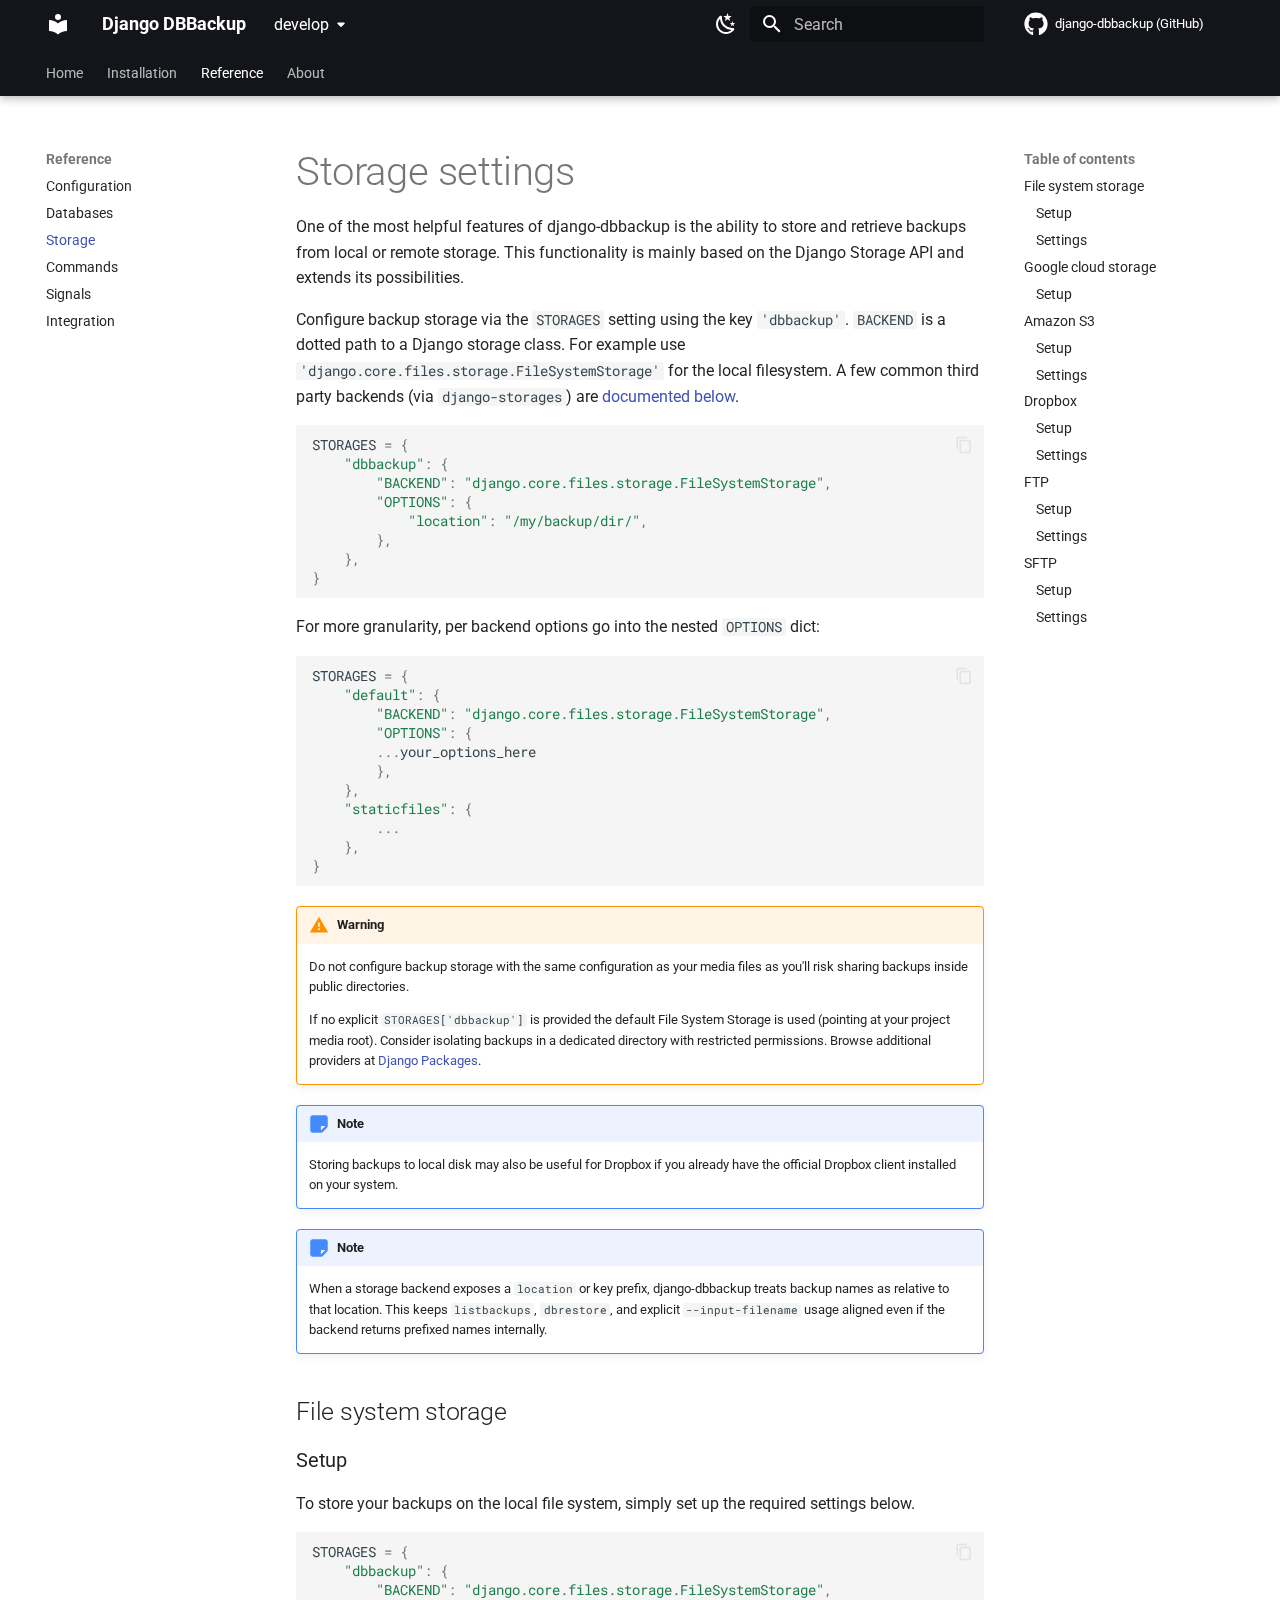
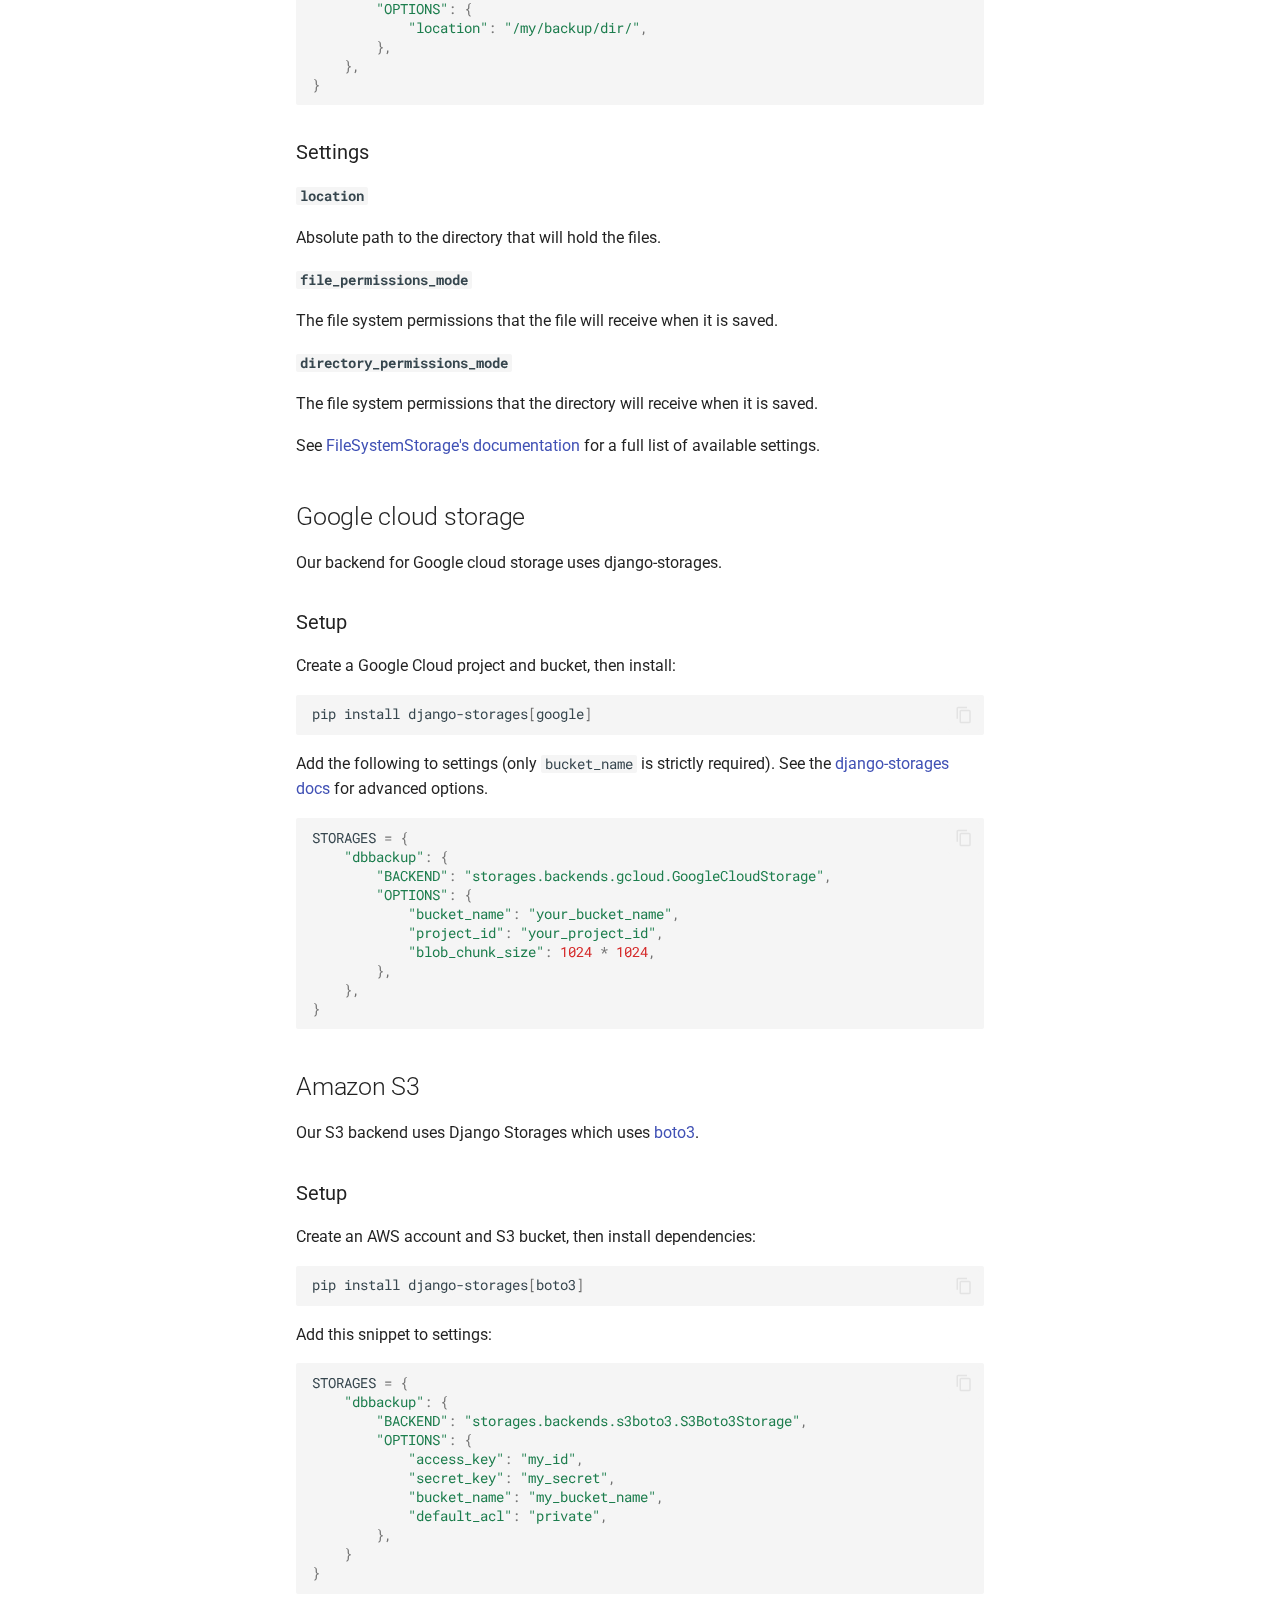
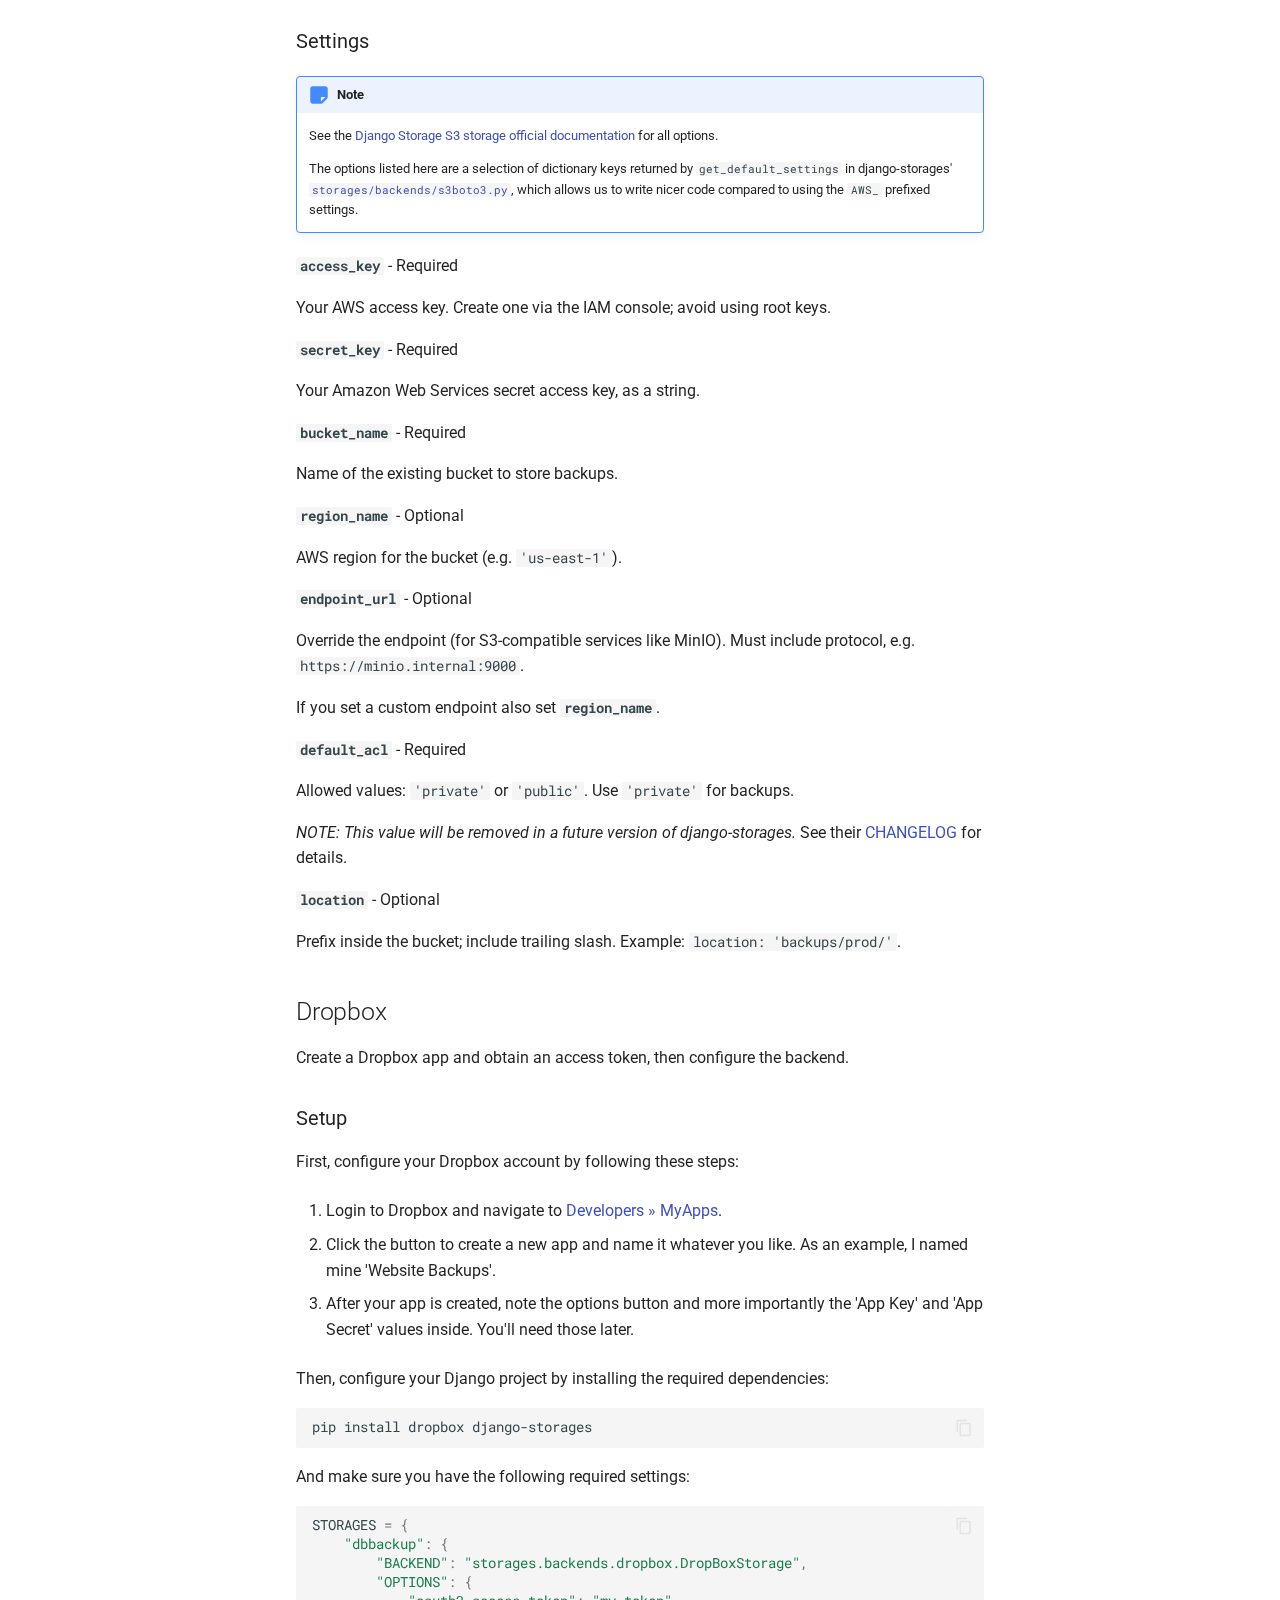
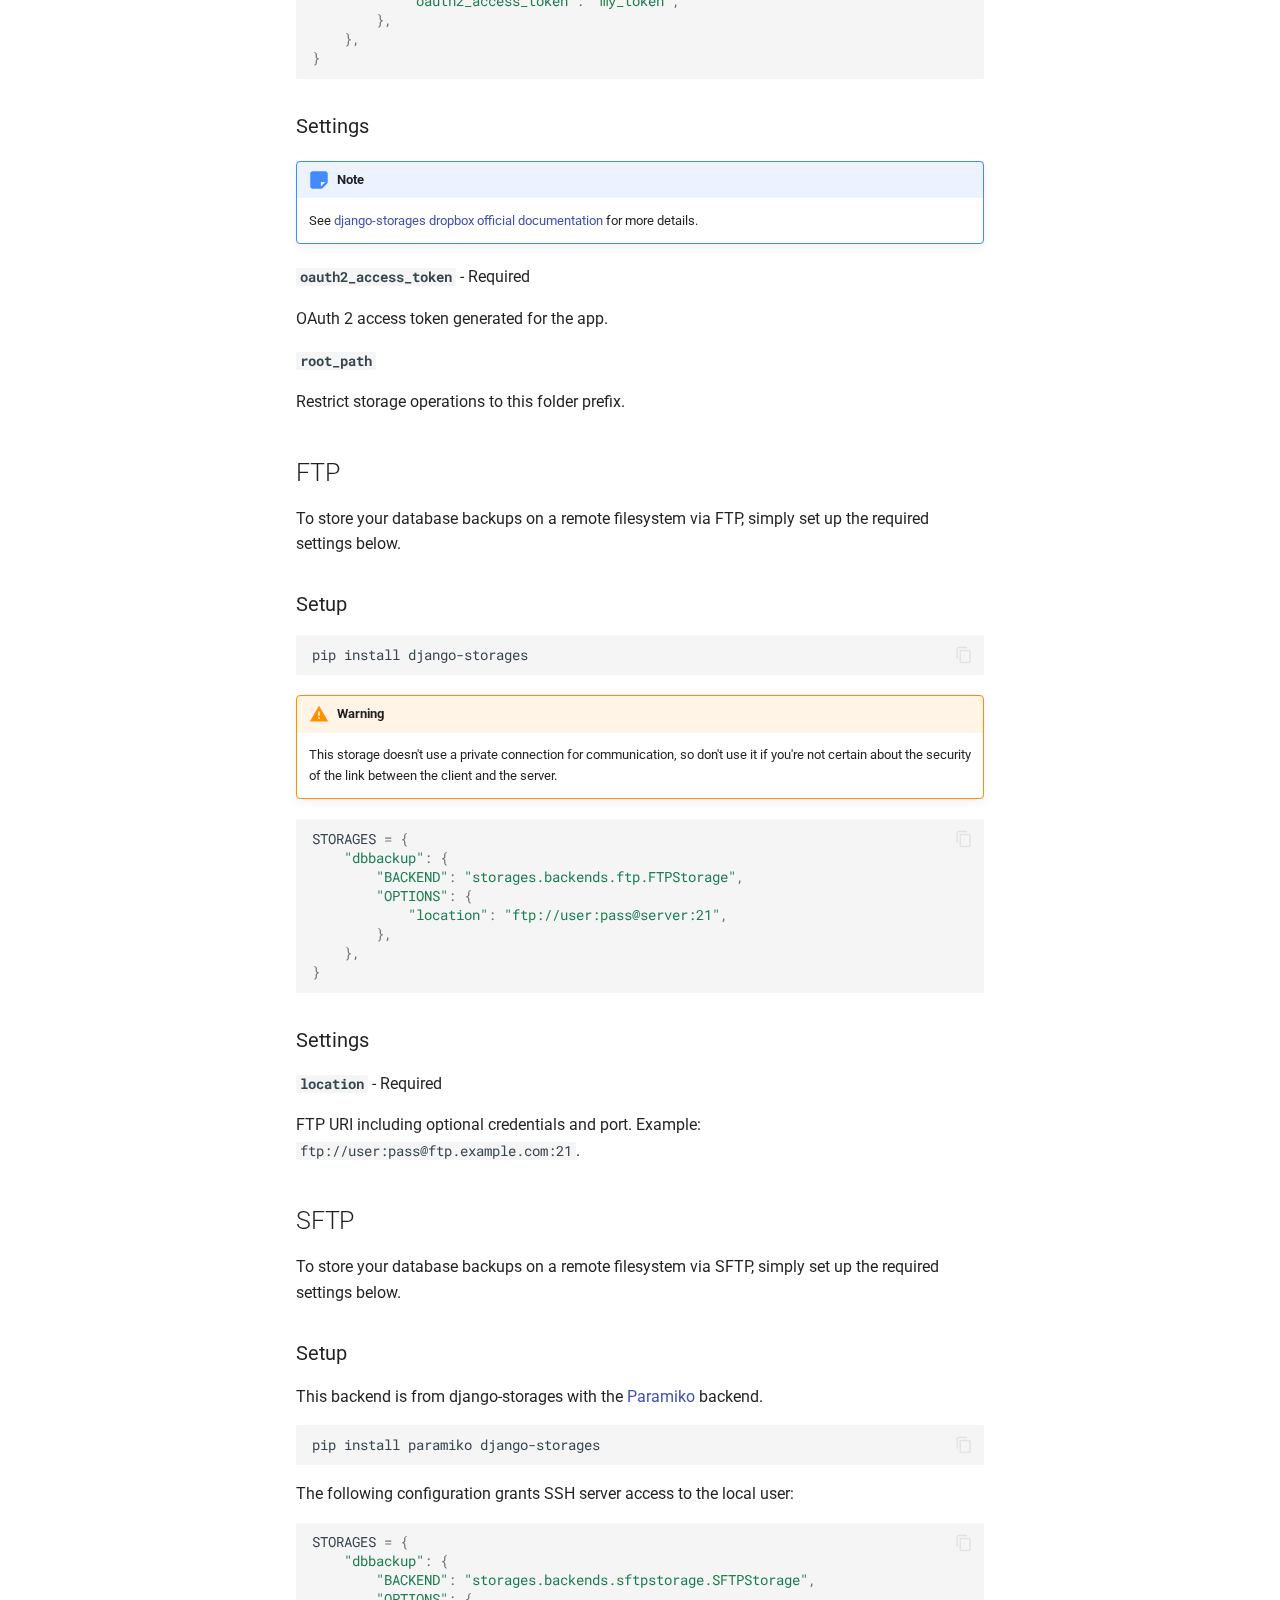
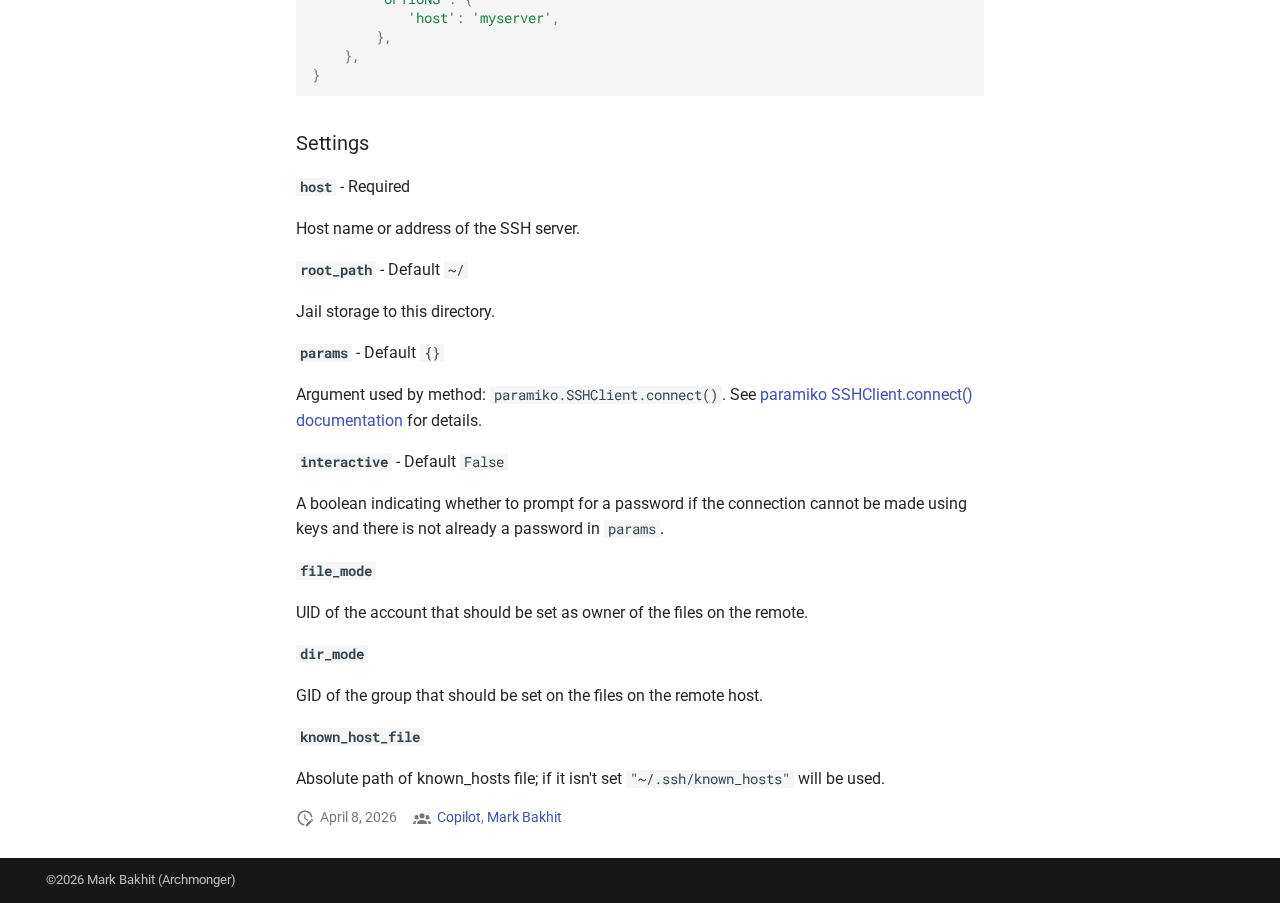
<file: develop/storage/index.html>
<!doctype html><html lang=en class=no-js> <head><meta charset=utf-8><meta name=viewport content="width=device-width,initial-scale=1"><meta name=description content="This Django application provides management commands to help backup and restore your project database and media files with various storages such as Amazon S3, DropBox or local file system."><link href=https://archmonger.github.io/django-dbbackup/develop/storage/ rel=canonical><link href=../databases/ rel=prev><link href=../commands/ rel=next><link rel=icon href=../assets/images/favicon.png><meta name=generator content="mkdocs-1.6.1, mkdocs-material-9.7.6"><title>Storage - Django DBBackup</title><link rel=stylesheet href=../assets/stylesheets/main.484c7ddc.min.css><link rel=stylesheet href=../assets/stylesheets/palette.ab4e12ef.min.css><style>:root{--md-admonition-icon--note:url('data:image/svg+xml;charset=utf-8,%3Csvg%20xmlns%3D%22http%3A//www.w3.org/2000/svg%22%20viewBox%3D%220%200%20448%20512%22%3E%3C%21--%21%20Font%20Awesome%20Free%207.1.0%20by%20%40fontawesome%20-%20https%3A//fontawesome.com%20License%20-%20https%3A//fontawesome.com/license/free%20%28Icons%3A%20CC%20BY%204.0%2C%20Fonts%3A%20SIL%20OFL%201.1%2C%20Code%3A%20MIT%20License%29%20Copyright%202025%20Fonticons%2C%20Inc.--%3E%3Cpath%20d%3D%22M64%20480c-35.3%200-64-28.7-64-64V96c0-35.3%2028.7-64%2064-64h320c35.3%200%2064%2028.7%2064%2064v213.5c0%2017-6.7%2033.3-18.7%2045.3L322.7%20461.3c-12%2012-28.3%2018.7-45.3%2018.7zm325.5-176H296c-13.3%200-24%2010.7-24%2024v93.5z%22/%3E%3C/svg%3E');}</style><link rel=preconnect href=https://fonts.gstatic.com crossorigin><link rel=stylesheet href="https://fonts.googleapis.com/css?family=Roboto:300,300i,400,400i,700,700i%7CRoboto+Mono:400,400i,700,700i&display=fallback"><style>:root{--md-text-font:"Roboto";--md-code-font:"Roboto Mono"}</style><link rel=stylesheet href=../assets/css/main.css><script>__md_scope=new URL("..",location),__md_hash=e=>[...e].reduce(((e,_)=>(e<<5)-e+_.charCodeAt(0)),0),__md_get=(e,_=localStorage,t=__md_scope)=>JSON.parse(_.getItem(t.pathname+"."+e)),__md_set=(e,_,t=localStorage,a=__md_scope)=>{try{t.setItem(a.pathname+"."+e,JSON.stringify(_))}catch(e){}}</script><script id=__analytics>function __md_analytics(){function e(){dataLayer.push(arguments)}window.dataLayer=window.dataLayer||[],e("js",new Date),e("config","G-BFHSW4Q4YW"),document.addEventListener("DOMContentLoaded",(function(){document.forms.search&&document.forms.search.query.addEventListener("blur",(function(){this.value&&e("event","search",{search_term:this.value})}));document$.subscribe((function(){var t=document.forms.feedback;if(void 0!==t)for(var a of t.querySelectorAll("[type=submit]"))a.addEventListener("click",(function(a){a.preventDefault();var n=document.location.pathname,d=this.getAttribute("data-md-value");e("event","feedback",{page:n,data:d}),t.firstElementChild.disabled=!0;var r=t.querySelector(".md-feedback__note [data-md-value='"+d+"']");r&&(r.hidden=!1)})),t.hidden=!1})),location$.subscribe((function(t){e("config","G-BFHSW4Q4YW",{page_path:t.pathname})}))}));var t=document.createElement("script");t.async=!0,t.src="https://www.googletagmanager.com/gtag/js?id=G-BFHSW4Q4YW",document.getElementById("__analytics").insertAdjacentElement("afterEnd",t)}</script><script>"undefined"!=typeof __md_analytics&&__md_analytics()</script></head> <body dir=ltr data-md-color-scheme=slate data-md-color-primary=black data-md-color-accent=blue> <input class=md-toggle data-md-toggle=drawer type=checkbox id=__drawer autocomplete=off> <input class=md-toggle data-md-toggle=search type=checkbox id=__search autocomplete=off> <label class=md-overlay for=__drawer></label> <div data-md-component=skip> <a href=#storage-settings class=md-skip> Skip to content </a> </div> <div data-md-component=announce> </div> <div data-md-color-scheme=default data-md-component=outdated hidden> </div> <header class="md-header md-header--shadow md-header--lifted" data-md-component=header> <nav class="md-header__inner md-grid" aria-label=Header> <a href=.. title="Django DBBackup" class="md-header__button md-logo" aria-label="Django DBBackup" data-md-component=logo> <svg xmlns=http://www.w3.org/2000/svg viewbox="0 0 24 24"><path d="M12 8a3 3 0 0 0 3-3 3 3 0 0 0-3-3 3 3 0 0 0-3 3 3 3 0 0 0 3 3m0 3.54C9.64 9.35 6.5 8 3 8v11c3.5 0 6.64 1.35 9 3.54 2.36-2.19 5.5-3.54 9-3.54V8c-3.5 0-6.64 1.35-9 3.54"/></svg> </a> <label class="md-header__button md-icon" for=__drawer> <svg xmlns=http://www.w3.org/2000/svg viewbox="0 0 24 24"><path d="M3 6h18v2H3zm0 5h18v2H3zm0 5h18v2H3z"/></svg> </label> <div class=md-header__title data-md-component=header-title> <div class=md-header__ellipsis> <div class=md-header__topic> <span class=md-ellipsis> Django DBBackup </span> </div> <div class=md-header__topic data-md-component=header-topic> <span class=md-ellipsis> Storage </span> </div> </div> </div> <form class=md-header__option data-md-component=palette> <input class=md-option data-md-color-media="(prefers-color-scheme: dark)" data-md-color-scheme=slate data-md-color-primary=black data-md-color-accent=blue aria-label="Switch to light mode" type=radio name=__palette id=__palette_0> <label class="md-header__button md-icon" title="Switch to light mode" for=__palette_1 hidden> <svg xmlns=http://www.w3.org/2000/svg viewbox="0 0 24 24"><path d="m3.55 19.09 1.41 1.41 1.8-1.79-1.42-1.42M12 6c-3.31 0-6 2.69-6 6s2.69 6 6 6 6-2.69 6-6c0-3.32-2.69-6-6-6m8 7h3v-2h-3m-2.76 7.71 1.8 1.79 1.41-1.41-1.79-1.8M20.45 5l-1.41-1.4-1.8 1.79 1.42 1.42M13 1h-2v3h2M6.76 5.39 4.96 3.6 3.55 5l1.79 1.81zM1 13h3v-2H1m12 9h-2v3h2"/></svg> </label> <input class=md-option data-md-color-media="(prefers-color-scheme: light)" data-md-color-scheme=default data-md-color-primary=black data-md-color-accent=blue aria-label="Switch to dark mode" type=radio name=__palette id=__palette_1> <label class="md-header__button md-icon" title="Switch to dark mode" for=__palette_0 hidden> <svg xmlns=http://www.w3.org/2000/svg viewbox="0 0 24 24"><path d="m17.75 4.09-2.53 1.94.91 3.06-2.63-1.81-2.63 1.81.91-3.06-2.53-1.94L12.44 4l1.06-3 1.06 3zm3.5 6.91-1.64 1.25.59 1.98-1.7-1.17-1.7 1.17.59-1.98L15.75 11l2.06-.05L18.5 9l.69 1.95zm-2.28 4.95c.83-.08 1.72 1.1 1.19 1.85-.32.45-.66.87-1.08 1.27C15.17 23 8.84 23 4.94 19.07c-3.91-3.9-3.91-10.24 0-14.14.4-.4.82-.76 1.27-1.08.75-.53 1.93.36 1.85 1.19-.27 2.86.69 5.83 2.89 8.02a9.96 9.96 0 0 0 8.02 2.89m-1.64 2.02a12.08 12.08 0 0 1-7.8-3.47c-2.17-2.19-3.33-5-3.49-7.82-2.81 3.14-2.7 7.96.31 10.98 3.02 3.01 7.84 3.12 10.98.31"/></svg> </label> </form> <script>var palette=__md_get("__palette");if(palette&&palette.color){if("(prefers-color-scheme)"===palette.color.media){var media=matchMedia("(prefers-color-scheme: light)"),input=document.querySelector(media.matches?"[data-md-color-media='(prefers-color-scheme: light)']":"[data-md-color-media='(prefers-color-scheme: dark)']");palette.color.media=input.getAttribute("data-md-color-media"),palette.color.scheme=input.getAttribute("data-md-color-scheme"),palette.color.primary=input.getAttribute("data-md-color-primary"),palette.color.accent=input.getAttribute("data-md-color-accent")}for(var[key,value]of Object.entries(palette.color))document.body.setAttribute("data-md-color-"+key,value)}</script> <label class="md-header__button md-icon" for=__search> <svg xmlns=http://www.w3.org/2000/svg viewbox="0 0 24 24"><path d="M9.5 3A6.5 6.5 0 0 1 16 9.5c0 1.61-.59 3.09-1.56 4.23l.27.27h.79l5 5-1.5 1.5-5-5v-.79l-.27-.27A6.52 6.52 0 0 1 9.5 16 6.5 6.5 0 0 1 3 9.5 6.5 6.5 0 0 1 9.5 3m0 2C7 5 5 7 5 9.5S7 14 9.5 14 14 12 14 9.5 12 5 9.5 5"/></svg> </label> <div class=md-search data-md-component=search role=dialog> <label class=md-search__overlay for=__search></label> <div class=md-search__inner role=search> <form class=md-search__form name=search> <input type=text class=md-search__input name=query aria-label=Search placeholder=Search autocapitalize=off autocorrect=off autocomplete=off spellcheck=false data-md-component=search-query required> <label class="md-search__icon md-icon" for=__search> <svg xmlns=http://www.w3.org/2000/svg viewbox="0 0 24 24"><path d="M9.5 3A6.5 6.5 0 0 1 16 9.5c0 1.61-.59 3.09-1.56 4.23l.27.27h.79l5 5-1.5 1.5-5-5v-.79l-.27-.27A6.52 6.52 0 0 1 9.5 16 6.5 6.5 0 0 1 3 9.5 6.5 6.5 0 0 1 9.5 3m0 2C7 5 5 7 5 9.5S7 14 9.5 14 14 12 14 9.5 12 5 9.5 5"/></svg> <svg xmlns=http://www.w3.org/2000/svg viewbox="0 0 24 24"><path d="M20 11v2H8l5.5 5.5-1.42 1.42L4.16 12l7.92-7.92L13.5 5.5 8 11z"/></svg> </label> <nav class=md-search__options aria-label=Search> <button type=reset class="md-search__icon md-icon" title=Clear aria-label=Clear tabindex=-1> <svg xmlns=http://www.w3.org/2000/svg viewbox="0 0 24 24"><path d="M19 6.41 17.59 5 12 10.59 6.41 5 5 6.41 10.59 12 5 17.59 6.41 19 12 13.41 17.59 19 19 17.59 13.41 12z"/></svg> </button> </nav> </form> <div class=md-search__output> <div class=md-search__scrollwrap tabindex=0 data-md-scrollfix> <div class=md-search-result data-md-component=search-result> <div class=md-search-result__meta> Initializing search </div> <ol class=md-search-result__list role=presentation></ol> </div> </div> </div> </div> </div> <div class=md-header__source> <a href=https://github.com/Archmonger/django-dbbackup title="Go to repository" class=md-source data-md-component=source> <div class="md-source__icon md-icon"> <svg xmlns=http://www.w3.org/2000/svg viewbox="0 0 512 512"><!-- Font Awesome Free 7.1.0 by @fontawesome - https://fontawesome.com License - https://fontawesome.com/license/free (Icons: CC BY 4.0, Fonts: SIL OFL 1.1, Code: MIT License) Copyright 2025 Fonticons, Inc.--><path d="M173.9 397.4c0 2-2.3 3.6-5.2 3.6-3.3.3-5.6-1.3-5.6-3.6 0-2 2.3-3.6 5.2-3.6 3-.3 5.6 1.3 5.6 3.6m-31.1-4.5c-.7 2 1.3 4.3 4.3 4.9 2.6 1 5.6 0 6.2-2s-1.3-4.3-4.3-5.2c-2.6-.7-5.5.3-6.2 2.3m44.2-1.7c-2.9.7-4.9 2.6-4.6 4.9.3 2 2.9 3.3 5.9 2.6 2.9-.7 4.9-2.6 4.6-4.6-.3-1.9-3-3.2-5.9-2.9M252.8 8C114.1 8 8 113.3 8 252c0 110.9 69.8 205.8 169.5 239.2 12.8 2.3 17.3-5.6 17.3-12.1 0-6.2-.3-40.4-.3-61.4 0 0-70 15-84.7-29.8 0 0-11.4-29.1-27.8-36.6 0 0-22.9-15.7 1.6-15.4 0 0 24.9 2 38.6 25.8 21.9 38.6 58.6 27.5 72.9 20.9 2.3-16 8.8-27.1 16-33.7-55.9-6.2-112.3-14.3-112.3-110.5 0-27.5 7.6-41.3 23.6-58.9-2.6-6.5-11.1-33.3 2.6-67.9 20.9-6.5 69 27 69 27 20-5.6 41.5-8.5 62.8-8.5s42.8 2.9 62.8 8.5c0 0 48.1-33.6 69-27 13.7 34.7 5.2 61.4 2.6 67.9 16 17.7 25.8 31.5 25.8 58.9 0 96.5-58.9 104.2-114.8 110.5 9.2 7.9 17 22.9 17 46.4 0 33.7-.3 75.4-.3 83.6 0 6.5 4.6 14.4 17.3 12.1C436.2 457.8 504 362.9 504 252 504 113.3 391.5 8 252.8 8M105.2 352.9c-1.3 1-1 3.3.7 5.2 1.6 1.6 3.9 2.3 5.2 1 1.3-1 1-3.3-.7-5.2-1.6-1.6-3.9-2.3-5.2-1m-10.8-8.1c-.7 1.3.3 2.9 2.3 3.9 1.6 1 3.6.7 4.3-.7.7-1.3-.3-2.9-2.3-3.9-2-.6-3.6-.3-4.3.7m32.4 35.6c-1.6 1.3-1 4.3 1.3 6.2 2.3 2.3 5.2 2.6 6.5 1 1.3-1.3.7-4.3-1.3-6.2-2.2-2.3-5.2-2.6-6.5-1m-11.4-14.7c-1.6 1-1.6 3.6 0 5.9s4.3 3.3 5.6 2.3c1.6-1.3 1.6-3.9 0-6.2-1.4-2.3-4-3.3-5.6-2"/></svg> </div> <div class=md-source__repository> django-dbbackup (GitHub) </div> </a> </div> </nav> <nav class=md-tabs aria-label=Tabs data-md-component=tabs> <div class=md-grid> <ul class=md-tabs__list> <li class=md-tabs__item> <a href=.. class=md-tabs__link> Home </a> </li> <li class=md-tabs__item> <a href=../installation/ class=md-tabs__link> Installation </a> </li> <li class="md-tabs__item md-tabs__item--active"> <a href=../configuration/ class=md-tabs__link> Reference </a> </li> <li class=md-tabs__item> <a href=../changelog/ class=md-tabs__link> About </a> </li> </ul> </div> </nav> </header> <div class=md-container data-md-component=container> <main class=md-main data-md-component=main> <div class="md-main__inner md-grid"> <div class="md-sidebar md-sidebar--primary" data-md-component=sidebar data-md-type=navigation> <div class=md-sidebar__scrollwrap> <div class=md-sidebar__inner> <nav class="md-nav md-nav--primary md-nav--lifted" aria-label=Navigation data-md-level=0> <label class=md-nav__title for=__drawer> <a href=.. title="Django DBBackup" class="md-nav__button md-logo" aria-label="Django DBBackup" data-md-component=logo> <svg xmlns=http://www.w3.org/2000/svg viewbox="0 0 24 24"><path d="M12 8a3 3 0 0 0 3-3 3 3 0 0 0-3-3 3 3 0 0 0-3 3 3 3 0 0 0 3 3m0 3.54C9.64 9.35 6.5 8 3 8v11c3.5 0 6.64 1.35 9 3.54 2.36-2.19 5.5-3.54 9-3.54V8c-3.5 0-6.64 1.35-9 3.54"/></svg> </a> Django DBBackup </label> <div class=md-nav__source> <a href=https://github.com/Archmonger/django-dbbackup title="Go to repository" class=md-source data-md-component=source> <div class="md-source__icon md-icon"> <svg xmlns=http://www.w3.org/2000/svg viewbox="0 0 512 512"><!-- Font Awesome Free 7.1.0 by @fontawesome - https://fontawesome.com License - https://fontawesome.com/license/free (Icons: CC BY 4.0, Fonts: SIL OFL 1.1, Code: MIT License) Copyright 2025 Fonticons, Inc.--><path d="M173.9 397.4c0 2-2.3 3.6-5.2 3.6-3.3.3-5.6-1.3-5.6-3.6 0-2 2.3-3.6 5.2-3.6 3-.3 5.6 1.3 5.6 3.6m-31.1-4.5c-.7 2 1.3 4.3 4.3 4.9 2.6 1 5.6 0 6.2-2s-1.3-4.3-4.3-5.2c-2.6-.7-5.5.3-6.2 2.3m44.2-1.7c-2.9.7-4.9 2.6-4.6 4.9.3 2 2.9 3.3 5.9 2.6 2.9-.7 4.9-2.6 4.6-4.6-.3-1.9-3-3.2-5.9-2.9M252.8 8C114.1 8 8 113.3 8 252c0 110.9 69.8 205.8 169.5 239.2 12.8 2.3 17.3-5.6 17.3-12.1 0-6.2-.3-40.4-.3-61.4 0 0-70 15-84.7-29.8 0 0-11.4-29.1-27.8-36.6 0 0-22.9-15.7 1.6-15.4 0 0 24.9 2 38.6 25.8 21.9 38.6 58.6 27.5 72.9 20.9 2.3-16 8.8-27.1 16-33.7-55.9-6.2-112.3-14.3-112.3-110.5 0-27.5 7.6-41.3 23.6-58.9-2.6-6.5-11.1-33.3 2.6-67.9 20.9-6.5 69 27 69 27 20-5.6 41.5-8.5 62.8-8.5s42.8 2.9 62.8 8.5c0 0 48.1-33.6 69-27 13.7 34.7 5.2 61.4 2.6 67.9 16 17.7 25.8 31.5 25.8 58.9 0 96.5-58.9 104.2-114.8 110.5 9.2 7.9 17 22.9 17 46.4 0 33.7-.3 75.4-.3 83.6 0 6.5 4.6 14.4 17.3 12.1C436.2 457.8 504 362.9 504 252 504 113.3 391.5 8 252.8 8M105.2 352.9c-1.3 1-1 3.3.7 5.2 1.6 1.6 3.9 2.3 5.2 1 1.3-1 1-3.3-.7-5.2-1.6-1.6-3.9-2.3-5.2-1m-10.8-8.1c-.7 1.3.3 2.9 2.3 3.9 1.6 1 3.6.7 4.3-.7.7-1.3-.3-2.9-2.3-3.9-2-.6-3.6-.3-4.3.7m32.4 35.6c-1.6 1.3-1 4.3 1.3 6.2 2.3 2.3 5.2 2.6 6.5 1 1.3-1.3.7-4.3-1.3-6.2-2.2-2.3-5.2-2.6-6.5-1m-11.4-14.7c-1.6 1-1.6 3.6 0 5.9s4.3 3.3 5.6 2.3c1.6-1.3 1.6-3.9 0-6.2-1.4-2.3-4-3.3-5.6-2"/></svg> </div> <div class=md-source__repository> django-dbbackup (GitHub) </div> </a> </div> <ul class=md-nav__list data-md-scrollfix> <li class=md-nav__item> <a href=.. class=md-nav__link> <span class=md-ellipsis> Home </span> </a> </li> <li class=md-nav__item> <a href=../installation/ class=md-nav__link> <span class=md-ellipsis> Installation </span> </a> </li> <li class="md-nav__item md-nav__item--active md-nav__item--section md-nav__item--nested"> <input class="md-nav__toggle md-toggle " type=checkbox id=__nav_3 checked> <label class=md-nav__link for=__nav_3 id=__nav_3_label tabindex> <span class=md-ellipsis> Reference </span> <span class="md-nav__icon md-icon"></span> </label> <nav class=md-nav data-md-level=1 aria-labelledby=__nav_3_label aria-expanded=true> <label class=md-nav__title for=__nav_3> <span class="md-nav__icon md-icon"></span> Reference </label> <ul class=md-nav__list data-md-scrollfix> <li class=md-nav__item> <a href=../configuration/ class=md-nav__link> <span class=md-ellipsis> Configuration </span> </a> </li> <li class=md-nav__item> <a href=../databases/ class=md-nav__link> <span class=md-ellipsis> Databases </span> </a> </li> <li class="md-nav__item md-nav__item--active"> <input class="md-nav__toggle md-toggle" type=checkbox id=__toc> <label class="md-nav__link md-nav__link--active" for=__toc> <span class=md-ellipsis> Storage </span> <span class="md-nav__icon md-icon"></span> </label> <a href=./ class="md-nav__link md-nav__link--active"> <span class=md-ellipsis> Storage </span> </a> <nav class="md-nav md-nav--secondary" aria-label="Table of contents"> <label class=md-nav__title for=__toc> <span class="md-nav__icon md-icon"></span> Table of contents </label> <ul class=md-nav__list data-md-component=toc data-md-scrollfix> <li class=md-nav__item> <a href=#file-system-storage class=md-nav__link> <span class=md-ellipsis> File system storage </span> </a> <nav class=md-nav aria-label="File system storage"> <ul class=md-nav__list> <li class=md-nav__item> <a href=#setup class=md-nav__link> <span class=md-ellipsis> Setup </span> </a> </li> <li class=md-nav__item> <a href=#settings class=md-nav__link> <span class=md-ellipsis> Settings </span> </a> </li> </ul> </nav> </li> <li class=md-nav__item> <a href=#google-cloud-storage class=md-nav__link> <span class=md-ellipsis> Google cloud storage </span> </a> <nav class=md-nav aria-label="Google cloud storage"> <ul class=md-nav__list> <li class=md-nav__item> <a href=#setup_1 class=md-nav__link> <span class=md-ellipsis> Setup </span> </a> </li> </ul> </nav> </li> <li class=md-nav__item> <a href=#amazon-s3 class=md-nav__link> <span class=md-ellipsis> Amazon S3 </span> </a> <nav class=md-nav aria-label="Amazon S3"> <ul class=md-nav__list> <li class=md-nav__item> <a href=#setup_2 class=md-nav__link> <span class=md-ellipsis> Setup </span> </a> </li> <li class=md-nav__item> <a href=#settings_1 class=md-nav__link> <span class=md-ellipsis> Settings </span> </a> </li> </ul> </nav> </li> <li class=md-nav__item> <a href=#dropbox class=md-nav__link> <span class=md-ellipsis> Dropbox </span> </a> <nav class=md-nav aria-label=Dropbox> <ul class=md-nav__list> <li class=md-nav__item> <a href=#setup_3 class=md-nav__link> <span class=md-ellipsis> Setup </span> </a> </li> <li class=md-nav__item> <a href=#settings_2 class=md-nav__link> <span class=md-ellipsis> Settings </span> </a> </li> </ul> </nav> </li> <li class=md-nav__item> <a href=#ftp class=md-nav__link> <span class=md-ellipsis> FTP </span> </a> <nav class=md-nav aria-label=FTP> <ul class=md-nav__list> <li class=md-nav__item> <a href=#setup_4 class=md-nav__link> <span class=md-ellipsis> Setup </span> </a> </li> <li class=md-nav__item> <a href=#settings_3 class=md-nav__link> <span class=md-ellipsis> Settings </span> </a> </li> </ul> </nav> </li> <li class=md-nav__item> <a href=#sftp class=md-nav__link> <span class=md-ellipsis> SFTP </span> </a> <nav class=md-nav aria-label=SFTP> <ul class=md-nav__list> <li class=md-nav__item> <a href=#setup_5 class=md-nav__link> <span class=md-ellipsis> Setup </span> </a> </li> <li class=md-nav__item> <a href=#settings_4 class=md-nav__link> <span class=md-ellipsis> Settings </span> </a> </li> </ul> </nav> </li> </ul> </nav> </li> <li class=md-nav__item> <a href=../commands/ class=md-nav__link> <span class=md-ellipsis> Commands </span> </a> </li> <li class=md-nav__item> <a href=../signals/ class=md-nav__link> <span class=md-ellipsis> Signals </span> </a> </li> <li class=md-nav__item> <a href=../integration/ class=md-nav__link> <span class=md-ellipsis> Integration </span> </a> </li> </ul> </nav> </li> <li class="md-nav__item md-nav__item--nested"> <input class="md-nav__toggle md-toggle " type=checkbox id=__nav_4> <label class=md-nav__link for=__nav_4 id=__nav_4_label tabindex=0> <span class=md-ellipsis> About </span> <span class="md-nav__icon md-icon"></span> </label> <nav class=md-nav data-md-level=1 aria-labelledby=__nav_4_label aria-expanded=false> <label class=md-nav__title for=__nav_4> <span class="md-nav__icon md-icon"></span> About </label> <ul class=md-nav__list data-md-scrollfix> <li class=md-nav__item> <a href=../changelog/ class=md-nav__link> <span class=md-ellipsis> Changelog </span> </a> </li> <li class=md-nav__item> <a href=../contributing/ class=md-nav__link> <span class=md-ellipsis> Contributor Guide </span> </a> </li> <li class="md-nav__item md-nav__item--nested"> <input class="md-nav__toggle md-toggle " type=checkbox id=__nav_4_3> <label class=md-nav__link for=__nav_4_3 id=__nav_4_3_label tabindex=0> <span class=md-ellipsis> Community </span> <span class="md-nav__icon md-icon"></span> </label> <nav class=md-nav data-md-level=2 aria-labelledby=__nav_4_3_label aria-expanded=false> <label class=md-nav__title for=__nav_4_3> <span class="md-nav__icon md-icon"></span> Community </label> <ul class=md-nav__list data-md-scrollfix> <li class=md-nav__item> <a href=https://github.com/Archmonger/django-dbbackup/discussions class=md-nav__link> <span class=md-ellipsis> GitHub Discussions </span> </a> </li> </ul> </nav> </li> <li class=md-nav__item> <a href=../license/ class=md-nav__link> <span class=md-ellipsis> License </span> </a> </li> </ul> </nav> </li> </ul> </nav> </div> </div> </div> <div class="md-sidebar md-sidebar--secondary" data-md-component=sidebar data-md-type=toc> <div class=md-sidebar__scrollwrap> <div class=md-sidebar__inner> <nav class="md-nav md-nav--secondary" aria-label="Table of contents"> <label class=md-nav__title for=__toc> <span class="md-nav__icon md-icon"></span> Table of contents </label> <ul class=md-nav__list data-md-component=toc data-md-scrollfix> <li class=md-nav__item> <a href=#file-system-storage class=md-nav__link> <span class=md-ellipsis> File system storage </span> </a> <nav class=md-nav aria-label="File system storage"> <ul class=md-nav__list> <li class=md-nav__item> <a href=#setup class=md-nav__link> <span class=md-ellipsis> Setup </span> </a> </li> <li class=md-nav__item> <a href=#settings class=md-nav__link> <span class=md-ellipsis> Settings </span> </a> </li> </ul> </nav> </li> <li class=md-nav__item> <a href=#google-cloud-storage class=md-nav__link> <span class=md-ellipsis> Google cloud storage </span> </a> <nav class=md-nav aria-label="Google cloud storage"> <ul class=md-nav__list> <li class=md-nav__item> <a href=#setup_1 class=md-nav__link> <span class=md-ellipsis> Setup </span> </a> </li> </ul> </nav> </li> <li class=md-nav__item> <a href=#amazon-s3 class=md-nav__link> <span class=md-ellipsis> Amazon S3 </span> </a> <nav class=md-nav aria-label="Amazon S3"> <ul class=md-nav__list> <li class=md-nav__item> <a href=#setup_2 class=md-nav__link> <span class=md-ellipsis> Setup </span> </a> </li> <li class=md-nav__item> <a href=#settings_1 class=md-nav__link> <span class=md-ellipsis> Settings </span> </a> </li> </ul> </nav> </li> <li class=md-nav__item> <a href=#dropbox class=md-nav__link> <span class=md-ellipsis> Dropbox </span> </a> <nav class=md-nav aria-label=Dropbox> <ul class=md-nav__list> <li class=md-nav__item> <a href=#setup_3 class=md-nav__link> <span class=md-ellipsis> Setup </span> </a> </li> <li class=md-nav__item> <a href=#settings_2 class=md-nav__link> <span class=md-ellipsis> Settings </span> </a> </li> </ul> </nav> </li> <li class=md-nav__item> <a href=#ftp class=md-nav__link> <span class=md-ellipsis> FTP </span> </a> <nav class=md-nav aria-label=FTP> <ul class=md-nav__list> <li class=md-nav__item> <a href=#setup_4 class=md-nav__link> <span class=md-ellipsis> Setup </span> </a> </li> <li class=md-nav__item> <a href=#settings_3 class=md-nav__link> <span class=md-ellipsis> Settings </span> </a> </li> </ul> </nav> </li> <li class=md-nav__item> <a href=#sftp class=md-nav__link> <span class=md-ellipsis> SFTP </span> </a> <nav class=md-nav aria-label=SFTP> <ul class=md-nav__list> <li class=md-nav__item> <a href=#setup_5 class=md-nav__link> <span class=md-ellipsis> Setup </span> </a> </li> <li class=md-nav__item> <a href=#settings_4 class=md-nav__link> <span class=md-ellipsis> Settings </span> </a> </li> </ul> </nav> </li> </ul> </nav> </div> </div> </div> <div class=md-content data-md-component=content> <article class="md-content__inner md-typeset"> <h1 id=storage-settings>Storage settings<a class=headerlink href=#storage-settings title="Permanent link">&para;</a></h1> <p>One of the most helpful features of django-dbbackup is the ability to store and retrieve backups from local or remote storage. This functionality is mainly based on the Django Storage API and extends its possibilities.</p> <p>Configure backup storage via the <code>STORAGES</code> setting using the key <code>'dbbackup'</code>. <code>BACKEND</code> is a dotted path to a Django storage class. For example use <code>'django.core.files.storage.FileSystemStorage'</code> for the local filesystem. A few common third party backends (via <code>django-storages</code>) are <a href=#file-system-storage>documented below</a>.</p> <div class=highlight><pre><span></span><code><span class=n>STORAGES</span> <span class=o>=</span> <span class=p>{</span>
    <span class=s2>&quot;dbbackup&quot;</span><span class=p>:</span> <span class=p>{</span>
        <span class=s2>&quot;BACKEND&quot;</span><span class=p>:</span> <span class=s2>&quot;django.core.files.storage.FileSystemStorage&quot;</span><span class=p>,</span>
        <span class=s2>&quot;OPTIONS&quot;</span><span class=p>:</span> <span class=p>{</span>
            <span class=s2>&quot;location&quot;</span><span class=p>:</span> <span class=s2>&quot;/my/backup/dir/&quot;</span><span class=p>,</span>
        <span class=p>},</span>
    <span class=p>},</span>
<span class=p>}</span>
</code></pre></div> <p>For more granularity, per backend options go into the nested <code>OPTIONS</code> dict:</p> <div class=highlight><pre><span></span><code><span class=n>STORAGES</span> <span class=o>=</span> <span class=p>{</span>
    <span class=s2>&quot;default&quot;</span><span class=p>:</span> <span class=p>{</span>
        <span class=s2>&quot;BACKEND&quot;</span><span class=p>:</span> <span class=s2>&quot;django.core.files.storage.FileSystemStorage&quot;</span><span class=p>,</span>
        <span class=s2>&quot;OPTIONS&quot;</span><span class=p>:</span> <span class=p>{</span>
        <span class=o>...</span><span class=n>your_options_here</span>
        <span class=p>},</span>
    <span class=p>},</span>
    <span class=s2>&quot;staticfiles&quot;</span><span class=p>:</span> <span class=p>{</span>
        <span class=o>...</span>
    <span class=p>},</span>
<span class=p>}</span>
</code></pre></div> <div class="admonition warning"> <p class=admonition-title>Warning</p> <p>Do not configure backup storage with the same configuration as your media files as you'll risk sharing backups inside public directories.</p> <p>If no explicit <code>STORAGES['dbbackup']</code> is provided the default File System Storage is used (pointing at your project media root). Consider isolating backups in a dedicated directory with restricted permissions. Browse additional providers at <a href=https://djangopackages.org/grids/g/storage-backends/ >Django Packages</a>.</p> </div> <div class="admonition note"> <p class=admonition-title>Note</p> <p>Storing backups to local disk may also be useful for Dropbox if you already have the official Dropbox client installed on your system.</p> </div> <div class="admonition note"> <p class=admonition-title>Note</p> <p>When a storage backend exposes a <code>location</code> or key prefix, django-dbbackup treats backup names as relative to that location. This keeps <code>listbackups</code>, <code>dbrestore</code>, and explicit <code>--input-filename</code> usage aligned even if the backend returns prefixed names internally.</p> </div> <h2 id=file-system-storage>File system storage<a class=headerlink href=#file-system-storage title="Permanent link">&para;</a></h2> <h3 id=setup>Setup<a class=headerlink href=#setup title="Permanent link">&para;</a></h3> <p>To store your backups on the local file system, simply set up the required settings below.</p> <div class=highlight><pre><span></span><code><span class=n>STORAGES</span> <span class=o>=</span> <span class=p>{</span>
    <span class=s2>&quot;dbbackup&quot;</span><span class=p>:</span> <span class=p>{</span>
        <span class=s2>&quot;BACKEND&quot;</span><span class=p>:</span> <span class=s2>&quot;django.core.files.storage.FileSystemStorage&quot;</span><span class=p>,</span>
        <span class=s2>&quot;OPTIONS&quot;</span><span class=p>:</span> <span class=p>{</span>
            <span class=s2>&quot;location&quot;</span><span class=p>:</span> <span class=s2>&quot;/my/backup/dir/&quot;</span><span class=p>,</span>
        <span class=p>},</span>
    <span class=p>},</span>
<span class=p>}</span>
</code></pre></div> <h3 id=settings>Settings<a class=headerlink href=#settings title="Permanent link">&para;</a></h3> <p><strong><code>location</code></strong></p> <p>Absolute path to the directory that will hold the files.</p> <p><strong><code>file_permissions_mode</code></strong></p> <p>The file system permissions that the file will receive when it is saved.</p> <p><strong><code>directory_permissions_mode</code></strong></p> <p>The file system permissions that the directory will receive when it is saved.</p> <p>See <a href=https://docs.djangoproject.com/en/stable/ref/files/storage/#the-filesystemstorage-class>FileSystemStorage's documentation</a> for a full list of available settings.</p> <h2 id=google-cloud-storage>Google cloud storage<a class=headerlink href=#google-cloud-storage title="Permanent link">&para;</a></h2> <p>Our backend for Google cloud storage uses django-storages.</p> <h3 id=setup_1>Setup<a class=headerlink href=#setup_1 title="Permanent link">&para;</a></h3> <p>Create a Google Cloud project and bucket, then install:</p> <div class=highlight><pre><span></span><code>pip<span class=w> </span>install<span class=w> </span>django-storages<span class=o>[</span>google<span class=o>]</span>
</code></pre></div> <p>Add the following to settings (only <code>bucket_name</code> is strictly required). See the <a href=https://django-storages.readthedocs.io/en/latest/backends/gcloud.html>django-storages docs</a> for advanced options.</p> <div class=highlight><pre><span></span><code><span class=n>STORAGES</span> <span class=o>=</span> <span class=p>{</span>
    <span class=s2>&quot;dbbackup&quot;</span><span class=p>:</span> <span class=p>{</span>
        <span class=s2>&quot;BACKEND&quot;</span><span class=p>:</span> <span class=s2>&quot;storages.backends.gcloud.GoogleCloudStorage&quot;</span><span class=p>,</span>
        <span class=s2>&quot;OPTIONS&quot;</span><span class=p>:</span> <span class=p>{</span>
            <span class=s2>&quot;bucket_name&quot;</span><span class=p>:</span> <span class=s2>&quot;your_bucket_name&quot;</span><span class=p>,</span>
            <span class=s2>&quot;project_id&quot;</span><span class=p>:</span> <span class=s2>&quot;your_project_id&quot;</span><span class=p>,</span>
            <span class=s2>&quot;blob_chunk_size&quot;</span><span class=p>:</span> <span class=mi>1024</span> <span class=o>*</span> <span class=mi>1024</span><span class=p>,</span>
        <span class=p>},</span>
    <span class=p>},</span>
<span class=p>}</span>
</code></pre></div> <h2 id=amazon-s3>Amazon S3<a class=headerlink href=#amazon-s3 title="Permanent link">&para;</a></h2> <p>Our S3 backend uses Django Storages which uses <a href=https://boto3.amazonaws.com/v1/documentation/api/latest/index.html>boto3</a>.</p> <h3 id=setup_2>Setup<a class=headerlink href=#setup_2 title="Permanent link">&para;</a></h3> <p>Create an AWS account and S3 bucket, then install dependencies:</p> <div class=highlight><pre><span></span><code>pip<span class=w> </span>install<span class=w> </span>django-storages<span class=o>[</span>boto3<span class=o>]</span>
</code></pre></div> <p>Add this snippet to settings:</p> <div class=highlight><pre><span></span><code><span class=n>STORAGES</span> <span class=o>=</span> <span class=p>{</span>
    <span class=s2>&quot;dbbackup&quot;</span><span class=p>:</span> <span class=p>{</span>
        <span class=s2>&quot;BACKEND&quot;</span><span class=p>:</span> <span class=s2>&quot;storages.backends.s3boto3.S3Boto3Storage&quot;</span><span class=p>,</span>
        <span class=s2>&quot;OPTIONS&quot;</span><span class=p>:</span> <span class=p>{</span>
            <span class=s2>&quot;access_key&quot;</span><span class=p>:</span> <span class=s2>&quot;my_id&quot;</span><span class=p>,</span>
            <span class=s2>&quot;secret_key&quot;</span><span class=p>:</span> <span class=s2>&quot;my_secret&quot;</span><span class=p>,</span>
            <span class=s2>&quot;bucket_name&quot;</span><span class=p>:</span> <span class=s2>&quot;my_bucket_name&quot;</span><span class=p>,</span>
            <span class=s2>&quot;default_acl&quot;</span><span class=p>:</span> <span class=s2>&quot;private&quot;</span><span class=p>,</span>
        <span class=p>},</span>
    <span class=p>}</span>
<span class=p>}</span>
</code></pre></div> <h3 id=settings_1>Settings<a class=headerlink href=#settings_1 title="Permanent link">&para;</a></h3> <div class="admonition note"> <p class=admonition-title>Note</p> <p>See the <a href=https://django-storages.readthedocs.io/en/latest/backends/amazon-S3.html>Django Storage S3 storage official documentation</a> for all options.</p> <p>The options listed here are a selection of dictionary keys returned by <code>get_default_settings</code> in django-storages' <a href=https://github.com/jschneier/django-storages/blob/master/storages/backends/s3boto3.py#L293-L324><code>storages/backends/s3boto3.py</code></a>, which allows us to write nicer code compared to using the <code>AWS_</code> prefixed settings.</p> </div> <p><strong><code>access_key</code></strong> - Required</p> <p>Your AWS access key. Create one via the IAM console; avoid using root keys.</p> <p><strong><code>secret_key</code></strong> - Required</p> <p>Your Amazon Web Services secret access key, as a string.</p> <p><strong><code>bucket_name</code></strong> - Required</p> <p>Name of the existing bucket to store backups.</p> <p><strong><code>region_name</code></strong> - Optional</p> <p>AWS region for the bucket (e.g. <code>'us-east-1'</code>).</p> <p><strong><code>endpoint_url</code></strong> - Optional</p> <p>Override the endpoint (for S3-compatible services like MinIO). Must include protocol, e.g. <code>https://minio.internal:9000</code>.</p> <p>If you set a custom endpoint also set <strong><code>region_name</code></strong>.</p> <p><strong><code>default_acl</code></strong> - Required</p> <p>Allowed values: <code>'private'</code> or <code>'public'</code>. Use <code>'private'</code> for backups.</p> <p><em>NOTE: This value will be removed in a future version of django-storages.</em> See their <a href=https://github.com/jschneier/django-storages/blob/master/CHANGELOG.rst>CHANGELOG</a> for details.</p> <p><strong><code>location</code></strong> - Optional</p> <p>Prefix inside the bucket; include trailing slash. Example: <code>location: 'backups/prod/'</code>.</p> <h2 id=dropbox>Dropbox<a class=headerlink href=#dropbox title="Permanent link">&para;</a></h2> <p>Create a Dropbox app and obtain an access token, then configure the backend.</p> <h3 id=setup_3>Setup<a class=headerlink href=#setup_3 title="Permanent link">&para;</a></h3> <p>First, configure your Dropbox account by following these steps:</p> <ol> <li> <p>Login to Dropbox and navigate to <a href=https://www.dropbox.com/developers/apps>Developers » MyApps</a>.</p> </li> <li> <p>Click the button to create a new app and name it whatever you like. As an example, I named mine 'Website Backups'.</p> </li> <li> <p>After your app is created, note the options button and more importantly the 'App Key' and 'App Secret' values inside. You'll need those later.</p> </li> </ol> <p>Then, configure your Django project by installing the required dependencies:</p> <div class=highlight><pre><span></span><code>pip<span class=w> </span>install<span class=w> </span>dropbox<span class=w> </span>django-storages
</code></pre></div> <p>And make sure you have the following required settings:</p> <div class=highlight><pre><span></span><code><span class=n>STORAGES</span> <span class=o>=</span> <span class=p>{</span>
    <span class=s2>&quot;dbbackup&quot;</span><span class=p>:</span> <span class=p>{</span>
        <span class=s2>&quot;BACKEND&quot;</span><span class=p>:</span> <span class=s2>&quot;storages.backends.dropbox.DropBoxStorage&quot;</span><span class=p>,</span>
        <span class=s2>&quot;OPTIONS&quot;</span><span class=p>:</span> <span class=p>{</span>
            <span class=s2>&quot;oauth2_access_token&quot;</span><span class=p>:</span> <span class=s2>&quot;my_token&quot;</span><span class=p>,</span>
        <span class=p>},</span>
    <span class=p>},</span>
<span class=p>}</span>
</code></pre></div> <h3 id=settings_2>Settings<a class=headerlink href=#settings_2 title="Permanent link">&para;</a></h3> <div class="admonition note"> <p class=admonition-title>Note</p> <p>See <a href=https://django-storages.readthedocs.io/en/latest/backends/dropbox.html>django-storages dropbox official documentation</a> for more details.</p> </div> <p><strong><code>oauth2_access_token</code></strong> - Required</p> <p>OAuth 2 access token generated for the app.</p> <p><strong><code>root_path</code></strong></p> <p>Restrict storage operations to this folder prefix.</p> <h2 id=ftp>FTP<a class=headerlink href=#ftp title="Permanent link">&para;</a></h2> <p>To store your database backups on a remote filesystem via FTP, simply set up the required settings below.</p> <h3 id=setup_4>Setup<a class=headerlink href=#setup_4 title="Permanent link">&para;</a></h3> <div class=highlight><pre><span></span><code>pip<span class=w> </span>install<span class=w> </span>django-storages
</code></pre></div> <div class="admonition warning"> <p class=admonition-title>Warning</p> <p>This storage doesn't use a private connection for communication, so don't use it if you're not certain about the security of the link between the client and the server.</p> </div> <div class=highlight><pre><span></span><code><span class=n>STORAGES</span> <span class=o>=</span> <span class=p>{</span>
    <span class=s2>&quot;dbbackup&quot;</span><span class=p>:</span> <span class=p>{</span>
        <span class=s2>&quot;BACKEND&quot;</span><span class=p>:</span> <span class=s2>&quot;storages.backends.ftp.FTPStorage&quot;</span><span class=p>,</span>
        <span class=s2>&quot;OPTIONS&quot;</span><span class=p>:</span> <span class=p>{</span>
            <span class=s2>&quot;location&quot;</span><span class=p>:</span> <span class=s2>&quot;ftp://user:pass@server:21&quot;</span><span class=p>,</span>
        <span class=p>},</span>
    <span class=p>},</span>
<span class=p>}</span>
</code></pre></div> <h3 id=settings_3>Settings<a class=headerlink href=#settings_3 title="Permanent link">&para;</a></h3> <p><strong><code>location</code></strong> - Required</p> <p>FTP URI including optional credentials and port. Example: <code>ftp://user:pass@ftp.example.com:21</code>.</p> <h2 id=sftp>SFTP<a class=headerlink href=#sftp title="Permanent link">&para;</a></h2> <p>To store your database backups on a remote filesystem via SFTP, simply set up the required settings below.</p> <h3 id=setup_5>Setup<a class=headerlink href=#setup_5 title="Permanent link">&para;</a></h3> <p>This backend is from django-storages with the <a href=https://www.paramiko.org/ >Paramiko</a> backend.</p> <div class=highlight><pre><span></span><code>pip<span class=w> </span>install<span class=w> </span>paramiko<span class=w> </span>django-storages
</code></pre></div> <p>The following configuration grants SSH server access to the local user:</p> <div class=highlight><pre><span></span><code><span class=n>STORAGES</span> <span class=o>=</span> <span class=p>{</span>
    <span class=s2>&quot;dbbackup&quot;</span><span class=p>:</span> <span class=p>{</span>
        <span class=s2>&quot;BACKEND&quot;</span><span class=p>:</span> <span class=s2>&quot;storages.backends.sftpstorage.SFTPStorage&quot;</span><span class=p>,</span>
        <span class=s2>&quot;OPTIONS&quot;</span><span class=p>:</span> <span class=p>{</span>
            <span class=s1>&#39;host&#39;</span><span class=p>:</span> <span class=s1>&#39;myserver&#39;</span><span class=p>,</span>
        <span class=p>},</span>
    <span class=p>},</span>
<span class=p>}</span>
</code></pre></div> <h3 id=settings_4>Settings<a class=headerlink href=#settings_4 title="Permanent link">&para;</a></h3> <p><strong><code>host</code></strong> - Required</p> <p>Host name or address of the SSH server.</p> <p><strong><code>root_path</code></strong> - Default <code>~/</code></p> <p>Jail storage to this directory.</p> <p><strong><code>params</code></strong> - Default <code>{}</code></p> <p>Argument used by method: <code>paramiko.SSHClient.connect()</code>. See <a href=https://docs.paramiko.org/en/latest/api/client.html#paramiko.client.SSHClient.connect>paramiko SSHClient.connect() documentation</a> for details.</p> <p><strong><code>interactive</code></strong> - Default <code>False</code></p> <p>A boolean indicating whether to prompt for a password if the connection cannot be made using keys and there is not already a password in <code>params</code>.</p> <p><strong><code>file_mode</code></strong></p> <p>UID of the account that should be set as owner of the files on the remote.</p> <p><strong><code>dir_mode</code></strong></p> <p>GID of the group that should be set on the files on the remote host.</p> <p><strong><code>known_host_file</code></strong></p> <p>Absolute path of known_hosts file; if it isn't set <code>"~/.ssh/known_hosts"</code> will be used.</p> <aside class=md-source-file> <span class=md-source-file__fact> <span class=md-icon title="Last update"> <svg xmlns=http://www.w3.org/2000/svg viewbox="0 0 24 24"><path d="M21 13.1c-.1 0-.3.1-.4.2l-1 1 2.1 2.1 1-1c.2-.2.2-.6 0-.8l-1.3-1.3c-.1-.1-.2-.2-.4-.2m-1.9 1.8-6.1 6V23h2.1l6.1-6.1zM12.5 7v5.2l4 2.4-1 1L11 13V7zM11 21.9c-5.1-.5-9-4.8-9-9.9C2 6.5 6.5 2 12 2c5.3 0 9.6 4.1 10 9.3-.3-.1-.6-.2-1-.2s-.7.1-1 .2C19.6 7.2 16.2 4 12 4c-4.4 0-8 3.6-8 8 0 4.1 3.1 7.5 7.1 7.9l-.1.2z"/></svg> </span> <span class="git-revision-date-localized-plugin git-revision-date-localized-plugin-date" title="April 8, 2026 08:34:32 UTC">April 8, 2026</span> </span> <span class=md-source-file__fact> <span class=md-icon title=Contributors> <svg xmlns=http://www.w3.org/2000/svg viewbox="0 0 24 24"><path d="M12 5.5A3.5 3.5 0 0 1 15.5 9a3.5 3.5 0 0 1-3.5 3.5A3.5 3.5 0 0 1 8.5 9 3.5 3.5 0 0 1 12 5.5M5 8c.56 0 1.08.15 1.53.42-.15 1.43.27 2.85 1.13 3.96C7.16 13.34 6.16 14 5 14a3 3 0 0 1-3-3 3 3 0 0 1 3-3m14 0a3 3 0 0 1 3 3 3 3 0 0 1-3 3c-1.16 0-2.16-.66-2.66-1.62a5.54 5.54 0 0 0 1.13-3.96c.45-.27.97-.42 1.53-.42M5.5 18.25c0-2.07 2.91-3.75 6.5-3.75s6.5 1.68 6.5 3.75V20h-13zM0 20v-1.5c0-1.39 1.89-2.56 4.45-2.9-.59.68-.95 1.62-.95 2.65V20zm24 0h-3.5v-1.75c0-1.03-.36-1.97-.95-2.65 2.56.34 4.45 1.51 4.45 2.9z"/></svg> </span> <nav> <a href=mailto:198982749+copilot@users.noreply.github.com>Copilot</a>, <a href=mailto:archiethemonger@gmail.com>Mark Bakhit</a> </nav> </span> </aside> </article> </div> <script>var target=document.getElementById(location.hash.slice(1));target&&target.name&&(target.checked=target.name.startsWith("__tabbed_"))</script> </div> <button type=button class="md-top md-icon" data-md-component=top hidden> <svg xmlns=http://www.w3.org/2000/svg viewbox="0 0 24 24"><path d="M13 20h-2V8l-5.5 5.5-1.42-1.42L12 4.16l7.92 7.92-1.42 1.42L13 8z"/></svg> Back to top </button> </main> <footer class=md-footer> <div class="md-footer-meta md-typeset"> <div class="md-footer-meta__inner md-grid"> <div class=md-copyright> <div class=md-copyright__highlight> &copy;<div id=year></div> <script>document.getElementById("year").innerHTML = new Date().getFullYear();</script> Mark Bakhit (Archmonger) </div> </div> </div> </div> </footer> </div> <div class=md-dialog data-md-component=dialog> <div class="md-dialog__inner md-typeset"></div> </div> <script id=__config type=application/json>{"annotate": null, "base": "..", "features": ["navigation.tabs", "navigation.tabs.sticky", "navigation.top", "content.code.copy", "search.highlight"], "search": "../assets/javascripts/workers/search.2c215733.min.js", "tags": null, "translations": {"clipboard.copied": "Copied to clipboard", "clipboard.copy": "Copy to clipboard", "search.result.more.one": "1 more on this page", "search.result.more.other": "# more on this page", "search.result.none": "No matching documents", "search.result.one": "1 matching document", "search.result.other": "# matching documents", "search.result.placeholder": "Type to start searching", "search.result.term.missing": "Missing", "select.version": "Select version"}, "version": {"provider": "mike"}}</script> <script src=../assets/javascripts/bundle.79ae519e.min.js></script> </body> </html>
</file>
